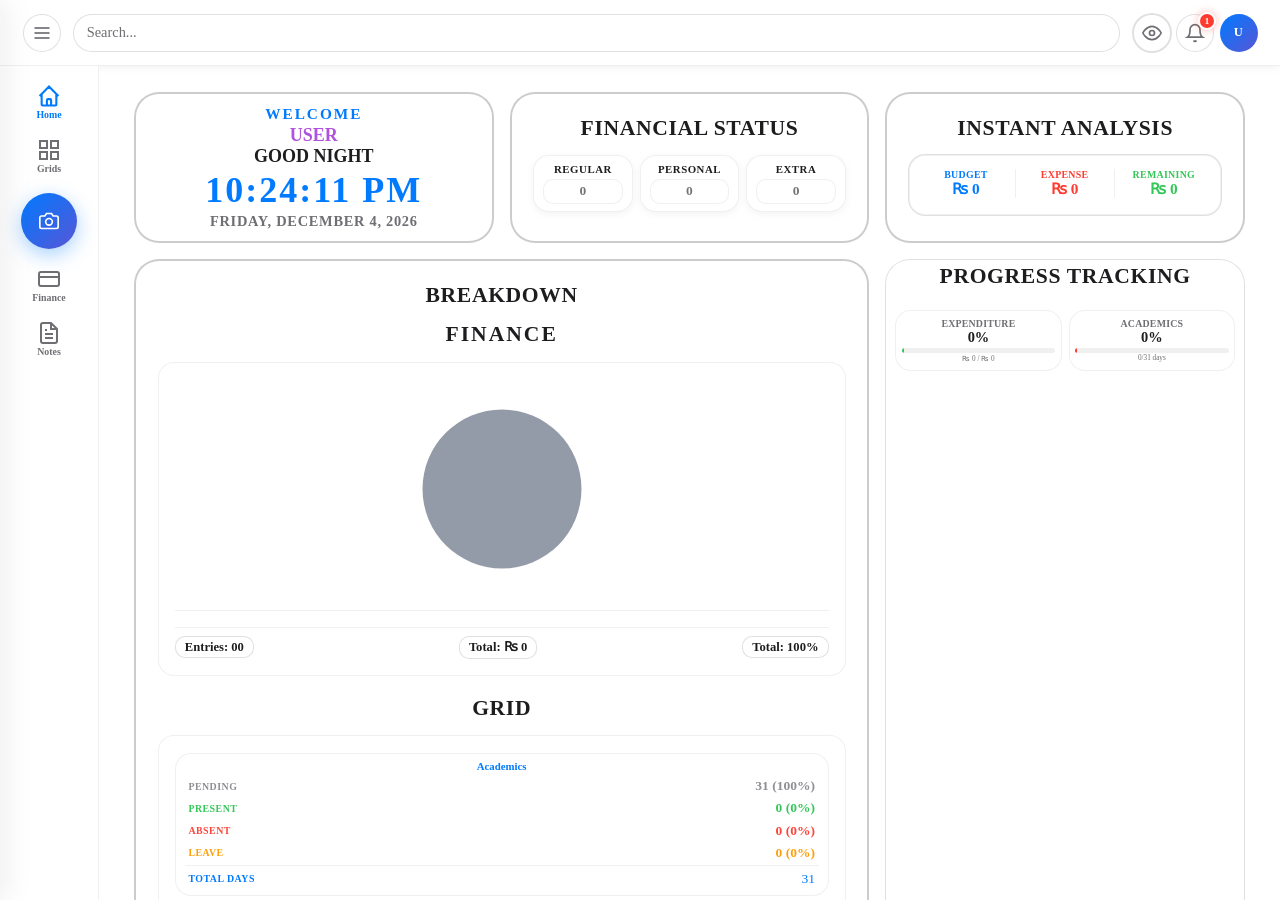
<file: index.html>
<!DOCTYPE html>
<html lang="en">
<head>
    <meta charset="UTF-8" />
    <meta name="viewport" content="width=device-width, initial-scale=1.0, maximum-scale=2.0, user-scalable=yes, viewport-fit=cover" />
    <meta http-equiv="Content-Security-Policy" content="default-src 'self'; script-src 'self' 'unsafe-inline' 'unsafe-eval'; style-src 'self' 'unsafe-inline'; img-src 'self' data: blob:; font-src 'self' data:; connect-src 'self'; manifest-src 'self';" />
    <title>Aether</title>
    <!-- manifest added dynamically in app.js to avoid file:// CORS errors -->
    <meta name="theme-color" content="#0A84FF">
    <meta name="apple-mobile-web-app-capable" content="yes">
    <meta name="mobile-web-app-capable" content="yes">
    <meta name="apple-mobile-web-app-status-bar-style" content="black-translucent">
    <meta name="apple-mobile-web-app-title" content="Aether">
    <link rel="apple-touch-icon" href="icon-192.png?v=3">
    <link rel="icon" type="image/svg+xml" href="icon.svg?v=3">
    <link rel="icon" type="image/png" sizes="192x192" href="icon-192.png?v=3">
    <link rel="stylesheet" href="css/all.min.css">
    <link rel="stylesheet" href="styles.css?v=9.6.0">
    <!-- QR Code Generator (local, offline) -->
    <script defer src="qrcode.js"></script>
    <!-- Lucide Icons (local) -->
    <script defer src="lucide.min.js"></script>

    <!-- html2canvas: Renders HTML/CSS to canvas (local) -->
    <script defer src="html2canvas.min.js"></script>
    <!-- jsPDF: Creates PDF with native watermark support (local) -->
    <script defer src="jspdf.umd.min.js"></script>
    <script defer src="canvasjs.min.js"></script>
</head>
<body class="pre-auth">

    <!-- ====== SPLASH COVER ====== -->
    <div id="splashScreen" style="position:fixed;inset:0;z-index:99999;background:#0d1117;display:flex;align-items:center;justify-content:center;transition:opacity .3s;">
        <svg viewBox="0 0 24 24" width="40" height="40" stroke="#3b82f6" stroke-width="1.8" fill="none" stroke-linecap="round" stroke-linejoin="round" style="animation:pulse 1.5s infinite"><path d="M12 2L3 7v5c0 5.55 3.84 10.74 9 12 5.16-1.26 9-6.45 9-12V7l-9-5z"/></svg>
    </div>
    <style>@keyframes pulse{0%,100%{opacity:.4}50%{opacity:1}}</style>
    <script>
        setTimeout(function(){var s=document.getElementById('splashScreen');if(s){s.style.opacity='0';setTimeout(function(){s.remove()},350);}},8000);
        (function(){
            var V = '9.7.0';
            if (window.caches && caches.keys) {
                caches.keys().then(function(keys){
                    keys.forEach(function(k){ if (k.indexOf('aether-v') === 0 && k !== 'aether-v' + V) caches.delete(k); });
                });
            }
            if ('serviceWorker' in navigator && navigator.serviceWorker.getRegistrations) {
                navigator.serviceWorker.getRegistrations().then(function(rs){
                    rs.forEach(function(r){ if (r.update) r.update(); });
                });
            }
        })();
    </script>

    <!-- ====== APP FRAME ====== -->
    <div id="app-frame">

        <input type="file" id="camInput" accept="image/*" capture="environment" style="display:none;" onchange="handleCamInput(event)">
        <input type="file" id="importInput" accept="image/*" style="display:none;" onchange="handleImportInput(event)">

        <!-- ===== LOCK SCREEN ===== -->
        <div id="appLockScreen" style="display:none; position:fixed; top:0; left:0; width:100%; height:100%; z-index:9999; background:var(--bg-body); justify-content:center; align-items:center; flex-direction:column; padding:3rem;">
            <div style="width:100%; max-width:400px; min-height:85vh; background:var(--surface); border:1px solid var(--border-light); border-radius:var(--radius-xl); box-shadow:var(--shadow-lg); display:flex; flex-direction:column; align-items:center; justify-content:center; padding:3rem 2rem; gap:0.5rem;">

                <!-- PASSWORD VIEW -->
                <div id="lockViewPass">
                    <div style="display:flex; flex-direction:column; align-items:center; gap:0.5rem; width:100%;">
                        <svg viewBox="0 0 24 24" stroke="var(--accent)" stroke-width="1.5" fill="none" style="width:52px; height:52px;"><rect x="3" y="11" width="18" height="11" rx="2"/><path d="M7 11V7a5 5 0 0 1 10 0v4"/></svg>
                        <div style="font-size:1.1rem; font-weight:var(--font-weight-black); color:var(--text-main); letter-spacing:0.12em;">AETHER</div>
                        <div id="lockScreenUsername" style="font-size:0.85rem; font-weight:var(--font-weight-bold); color:var(--accent); letter-spacing:0.03em;">user</div>
                        <div style="font-size:0.6rem; color:var(--text-muted); margin-top:0.3rem;">Enter password to continue</div>
                        <div style="display:flex; align-items:center; width:100%; margin-top:0.8rem; background:var(--surface-2); border:1.5px solid var(--border-med); border-radius:var(--radius-md); padding:0 0.7rem; transition:border-color 0.3s, box-shadow 0.3s;" id="lockPassWrap">
                            <svg viewBox="0 0 24 24" fill="none" stroke="currentColor" stroke-width="2" style="width:18px; height:18px; color:var(--text-muted); flex-shrink:0;"><rect x="3" y="11" width="18" height="11" rx="2"/><path d="M7 11V7a5 5 0 0 1 10 0v4"/></svg>
                            <input type="password" id="lockScreenPass" placeholder="Password" style="flex:1; border:none; background:transparent; color:var(--text-main); font-size:0.85rem; padding:0.65rem 0.5rem; font-family:var(--font-family); outline:none;" autocomplete="current-password" onkeydown="if(event.key==='Enter')unlockApp()">
                            <button type="button" id="lockToggleEye" onclick="toggleLockPassword()" style="background:none; border:none; padding:0; cursor:pointer; display:flex; align-items:center; flex-shrink:0;">
                                <svg id="lockEyeOff" viewBox="0 0 24 24" fill="none" stroke="currentColor" stroke-width="2" style="width:18px; height:18px; color:var(--text-muted);"><path d="M17.94 17.94A10.07 10.07 0 0112 20c-7 0-11-8-11-8a18.45 18.45 0 015.06-5.94"/><path d="M9.9 4.24A9.12 9.12 0 0112 4c7 0 11 8 11 8a18.5 18.5 0 01-2.16 3.19"/><line x1="1" y1="1" x2="23" y2="23"/></svg>
                                <svg id="lockEyeOn" viewBox="0 0 24 24" fill="none" stroke="currentColor" stroke-width="2" style="width:18px; height:18px; color:var(--accent); display:none;"><path d="M1 12s4-8 11-8 11 8 11 8-4 8-11 8-11-8-11-8z"/><circle cx="12" cy="12" r="3"/></svg>
                            </button>
                        </div>
                        <div id="lockScreenError" style="font-size:0.6rem; color:var(--red); min-height:0.8em; margin-top:0.15rem; opacity:0; transition:opacity 0.2s;">Incorrect password</div>
                        <div style="width:100%; display:flex; justify-content:flex-end;">
                            <button type="button" onclick="showForgotPinView()" style="background:none; border:none; font-size:0.6rem; color:var(--accent); cursor:pointer; font-family:var(--font-family); font-weight:var(--font-weight-bold); padding:0;">Forgot Password?</button>
                        </div>
                        <button onclick="unlockApp()" style="width:100%; padding:0.7rem; background:var(--accent); color:#fff; border:none; border-radius:var(--radius-md); font-weight:var(--font-weight-black); cursor:pointer; font-family:var(--font-family); font-size:0.85rem; letter-spacing:0.06em; margin-top:0.25rem; box-shadow:0 4px 16px rgba(0,122,255,0.25); transition:transform 0.2s;">UNLOCK</button>
                    </div>
                </div>

                <!-- FORGOT PASSWORD VIEW -->
                <div id="lockViewForgot" style="display:none; width:100%; height:100%; flex-direction:column;">
                    <div style="width:100%; display:flex; align-items:center; justify-content:center; position:relative; padding-bottom:1rem;">
                        <button type="button" onclick="showPasswordView()" style="position:absolute; left:0; background:none; border:none; cursor:pointer; display:flex; align-items:center; padding:0;">
                            <svg viewBox="0 0 24 24" fill="none" stroke="var(--accent)" stroke-width="2" style="width:20px; height:20px;"><polyline points="15 18 9 12 15 6"/></svg>
                        </button>
                        <span style="font-size:0.7rem; font-weight:var(--font-weight-bold); color:var(--text-muted); letter-spacing:0.06em;">BACK TO LOGIN</span>
                    </div>
                    <div style="display:flex; flex-direction:column; align-items:center; gap:0.5rem; width:100%; flex:1; justify-content:center;">
                        <svg viewBox="0 0 24 24" fill="none" stroke="var(--amber)" stroke-width="1.5" style="width:48px; height:48px;"><rect x="3" y="11" width="18" height="11" rx="2"/><path d="M7 11V7a5 5 0 0 1 10 0v4"/><circle cx="12" cy="16" r="1"/><line x1="12" y1="13" x2="12" y2="14.5"/></svg>
                        <div style="font-size:1rem; font-weight:var(--font-weight-black); color:var(--text-main); letter-spacing:0.08em;">Forgot Password?</div>
                        <div style="font-size:0.6rem; color:var(--text-muted); text-align:center; line-height:1.5; margin-top:0.2rem;">Enter the Reset PIN that was shown in Settings when you created your password.</div>
                        <div style="display:flex; align-items:center; width:100%; margin-top:0.8rem; background:var(--surface-2); border:1.5px solid var(--border-med); border-radius:var(--radius-md); padding:0 0.7rem; transition:border-color 0.3s, box-shadow 0.3s;" id="lockPinWrap">
                            <svg viewBox="0 0 24 24" fill="none" stroke="currentColor" stroke-width="2" style="width:18px; height:18px; color:var(--text-muted); flex-shrink:0;"><rect x="3" y="11" width="18" height="11" rx="2"/><path d="M7 11V7a5 5 0 0 1 10 0v4"/><line x1="8" y1="15" x2="16" y2="15"/></svg>
                            <input type="text" id="lockResetPinInput" placeholder="XXXX-XXXX" maxlength="9" style="flex:1; border:none; background:transparent; color:var(--text-main); font-size:0.85rem; padding:0.65rem 0.5rem; font-family:monospace; font-weight:var(--font-weight-bold); letter-spacing:0.15em; outline:none;" onkeydown="if(event.key==='Enter')resetPasswordWithPin()" oninput="this.value=this.value.toUpperCase()">
                        </div>
                        <div id="lockPinError" style="font-size:0.6rem; color:var(--red); min-height:0.8em; margin-top:0.15rem; opacity:0; transition:opacity 0.2s;">Invalid reset PIN</div>
                        <button onclick="resetPasswordWithPin()" style="width:100%; padding:0.7rem; background:var(--amber); color:#fff; border:none; border-radius:var(--radius-md); font-weight:var(--font-weight-black); cursor:pointer; font-family:var(--font-family); font-size:0.85rem; letter-spacing:0.06em; margin-top:0.25rem; box-shadow:0 4px 16px rgba(255,159,10,0.25); transition:transform 0.2s;">RESET PASSWORD</button>
                    </div>
                </div>

                <!-- NEW PASSWORD VIEW -->
                <div id="lockViewNewPass" style="display:none; width:100%; height:100%; flex-direction:column;">
                    <div style="width:100%; display:flex; align-items:center; justify-content:center; position:relative; padding-bottom:1rem;">
                        <button type="button" onclick="showPasswordView()" style="position:absolute; left:0; background:none; border:none; cursor:pointer; display:flex; align-items:center; padding:0;">
                            <svg viewBox="0 0 24 24" fill="none" stroke="var(--accent)" stroke-width="2" style="width:20px; height:20px;"><polyline points="15 18 9 12 15 6"/></svg>
                        </button>
                        <span style="font-size:0.7rem; font-weight:var(--font-weight-bold); color:var(--text-muted); letter-spacing:0.06em;">BACK TO LOGIN</span>
                    </div>
                    <div style="display:flex; flex-direction:column; align-items:center; gap:0.5rem; width:100%; flex:1; justify-content:center;">
                        <svg viewBox="0 0 24 24" fill="none" stroke="var(--green)" stroke-width="1.5" style="width:48px; height:48px;"><path d="M12 22s8-4 8-10V5l-8-3-8 3v7c0 6 8 10 8 10z"/><polyline points="9 12 11 14 15 10"/></svg>
                        <div style="font-size:1rem; font-weight:var(--font-weight-black); color:var(--text-main); letter-spacing:0.08em;">Create New Password</div>
                        <div style="font-size:0.6rem; color:var(--text-muted); text-align:center; line-height:1.5; margin-top:0.2rem;">Set a new password to secure your app.</div>
                        <div style="display:flex; align-items:center; width:100%; margin-top:0.8rem; background:var(--surface-2); border:1.5px solid var(--border-med); border-radius:var(--radius-md); padding:0 0.7rem; transition:border-color 0.3s, box-shadow 0.3s;" id="lockNewPassWrap">
                            <svg viewBox="0 0 24 24" fill="none" stroke="currentColor" stroke-width="2" style="width:18px; height:18px; color:var(--text-muted); flex-shrink:0;"><rect x="3" y="11" width="18" height="11" rx="2"/><path d="M7 11V7a5 5 0 0 1 10 0v4"/></svg>
                            <input type="password" id="lockNewPassInput" placeholder="New password" style="flex:1; border:none; background:transparent; color:var(--text-main); font-size:0.85rem; padding:0.65rem 0.5rem; font-family:var(--font-family); outline:none;">
                        </div>
                        <div style="display:flex; align-items:center; width:100%; margin-top:0.5rem; background:var(--surface-2); border:1.5px solid var(--border-med); border-radius:var(--radius-md); padding:0 0.7rem; transition:border-color 0.3s, box-shadow 0.3s;" id="lockConfirmPassWrap">
                            <svg viewBox="0 0 24 24" fill="none" stroke="currentColor" stroke-width="2" style="width:18px; height:18px; color:var(--text-muted); flex-shrink:0;"><rect x="3" y="11" width="18" height="11" rx="2"/><path d="M7 11V7a5 5 0 0 1 10 0v4"/></svg>
                            <input type="password" id="lockConfirmPassInput" placeholder="Confirm new password" style="flex:1; border:none; background:transparent; color:var(--text-main); font-size:0.85rem; padding:0.65rem 0.5rem; font-family:var(--font-family); outline:none;" onkeydown="if(event.key==='Enter')setNewPasswordFromReset()">
                        </div>
                        <div id="lockNewPassError" style="font-size:0.6rem; color:var(--red); min-height:0.8em; margin-top:0.15rem; opacity:0; transition:opacity 0.2s;">Passwords do not match</div>
                        <button onclick="setNewPasswordFromReset()" style="width:100%; padding:0.7rem; background:var(--green); color:#fff; border:none; border-radius:var(--radius-md); font-weight:var(--font-weight-black); cursor:pointer; font-family:var(--font-family); font-size:0.85rem; letter-spacing:0.06em; margin-top:0.25rem; box-shadow:0 4px 16px rgba(52,199,89,0.25); transition:transform 0.2s;">SAVE PASSWORD</button>
                    </div>
                </div>

            </div>
        </div>

        <!-- ===== JS REQUIRED NOTICE ===== -->
        <noscript>
            <div class="login-noscript" style="display:flex !important; position:absolute; top:0; left:0; width:100%; height:100%; z-index:9999; background:var(--bg-body); justify-content:center; align-items:center;">
                <p>Please enable JavaScript to use Aether.</p>
            </div>
        </noscript>

        <!-- ===== ALERTS & MODALS ===== -->

        <div id="customAlertModal" class="modal-overlay">
            <div class="modal-content b-main" style="max-width:280px; text-align:center; padding:0.8rem;">
                <h3 id="alertTitle" style="border-bottom:1.5px solid; padding-bottom:0.4rem; color:var(--accent); border-color:var(--accent); font-family:var(--font-family);" data-i18n="alert.title">Notice</h3>
                <p id="alertMsg" style="font-size:0.85rem; font-weight:600; margin:0.7rem 0; color:var(--text-main); font-family:var(--font-family);"></p>
                <div onclick="closeAlert()" style="border-radius:var(--radius-full); padding:0.4rem; background:var(--accent-gradient); color:#fff; font-weight:var(--font-weight-black); cursor:pointer; border:none; font-family:var(--font-family);" aria-label="Close alert" data-i18n="common.ok">OK</div>
            </div>
        </div>

        <div id="confirmModal" class="modal-overlay">
            <div class="modal-content b-main" style="max-width:280px; text-align:center; padding:0.8rem;">
                <h3 style="border-bottom:1.5px solid var(--border-red); padding-bottom:0.4rem; color:var(--border-red); font-family:var(--font-family);" data-i18n="confirm.title">Confirm</h3>
                <p id="confirmMsg" style="font-size:0.85rem; font-weight:600; margin:0.7rem 0; color:var(--text-main); font-family:var(--font-family);"></p>
                <div class="flex-row" style="justify-content:center; gap:0.4rem;">
                    <button id="confirmYes" class="b-red" style="border-radius:var(--radius-full); flex:1; border-color:var(--border-red); color:var(--border-red); background:transparent; font-family:var(--font-family);" aria-label="Confirm yes" data-i18n="common.yes">Yes</button>
                    <button onclick="closeModal('confirmModal')" class="b-gray" style="border-radius:var(--radius-full); flex:1; font-family:var(--font-family);" aria-label="Confirm no" data-i18n="common.no">No</button>
                </div>
            </div>
        </div>

        <div id="cameraModal" class="modal-overlay" style="background:#0a0a0c; padding:0; display:flex; flex-direction:column;">
            <!-- Top Tab Row -->
            <div class="cam-top-bar">
                <button class="cam-tab" onclick="manipulateCam('rotate')" aria-label="Rotate">
                    <svg viewBox="0 0 24 24" stroke="currentColor" stroke-width="2" fill="none"><polyline points="1 4 1 10 7 10"/><path d="M3.51 15a9 9 0 1 0 2.13-9.36L1 10"/></svg>
                    <span>Rotate</span>
                </button>
                <button class="cam-tab" onclick="camShowCropPanel()" aria-label="Crop">
                    <svg viewBox="0 0 24 24" stroke="currentColor" stroke-width="2" fill="none"><path d="M6.13 1L6 16a2 2 0 0 0 2 2h15"/><path d="M1 6.13L16 6a2 2 0 0 1 2 2v15"/></svg>
                    <span>Crop</span>
                </button>
                <button class="cam-tab" onclick="camShowFilterPanel()" aria-label="Filter">
                    <svg viewBox="0 0 24 24" stroke="currentColor" stroke-width="2" fill="none"><circle cx="12" cy="12" r="10"/><path d="M12 2a15.3 15.3 0 0 1 4 10 15.3 15.3 0 0 1-4 10 15.3 15.3 0 0 1-4-10 15.3 15.3 0 0 1 4-10z"/><line x1="2" y1="12" x2="22" y2="12"/></svg>
                    <span>Filter</span>
                </button>
                <button class="cam-tab" onclick="camShowAdjustPanel()" aria-label="Adjust">
                    <svg viewBox="0 0 24 24" stroke="currentColor" stroke-width="2" fill="none"><circle cx="12" cy="12" r="3"/><path d="M19.4 15a1.65 1.65 0 0 0 .33 1.82l.06.06a2 2 0 0 1-2.83 2.83l-.06-.06a1.65 1.65 0 0 0-1.82-.33 1.65 1.65 0 0 0-1 1.51V21a2 2 0 0 1-4 0v-.09A1.65 1.65 0 0 0 9 19.4a1.65 1.65 0 0 0-1.82.33l-.06.06a2 2 0 0 1-2.83-2.83l.06-.06A1.65 1.65 0 0 0 4.68 15a1.65 1.65 0 0 0-1.51-1H3a2 2 0 0 1 0-4h.09A1.65 1.65 0 0 0 4.6 9a1.65 1.65 0 0 0-.33-1.82l-.06-.06a2 2 0 0 1 2.83-2.83l.06.06A1.65 1.65 0 0 0 9 4.68a1.65 1.65 0 0 0 1-1.51V3a2 2 0 0 1 4 0v.09a1.65 1.65 0 0 0 1 1.51 1.65 1.65 0 0 0 1.82-.33l.06-.06a2 2 0 0 1 2.83 2.83l-.06.06A1.65 1.65 0 0 0 19.4 9a1.65 1.65 0 0 0 1.51 1H21a2 2 0 0 1 0 4h-.09a1.65 1.65 0 0 0-1.51 1z"/></svg>
                    <span>Adjust</span>
                </button>
                <div style="width:1px; height:20px; background:rgba(255,255,255,0.15); margin:0 2px;"></div>
                <button class="cam-tab cam-tab-save" onclick="saveCam()" aria-label="Save">
                    <svg viewBox="0 0 24 24" stroke="currentColor" stroke-width="2" fill="none"><path d="M19 21H5a2 2 0 0 1-2-2V5a2 2 0 0 1 2-2h11l5 5v11a2 2 0 0 1-2 2z"/><polyline points="17 21 17 13 7 13 7 21"/><polyline points="7 3 7 8 15 8"/></svg>
                    <span>Save</span>
                </button>
                <button class="cam-tab" onclick="closeModal('cameraModal')" aria-label="Close">
                    <svg viewBox="0 0 24 24" stroke="currentColor" stroke-width="2" fill="none"><line x1="18" y1="6" x2="6" y2="18"/><line x1="6" y1="6" x2="18" y2="18"/></svg>
                </button>
            </div>
            <!-- Crop Panel (hidden by default) -->
            <div id="camCropPanel" class="cam-sub-panel" style="display:none;">
                <select id="camCropRatio" aria-label="Crop ratio" style="padding:4px 8px; border-radius:var(--radius-sm); font-size:0.65rem; background:rgba(24,24,27,0.8); color:#fff; border:1px solid rgba(255,255,255,0.15); outline:none; font-family:var(--font-family);">
                    <option value="free">Free</option>
                    <option value="1">1:1</option>
                    <option value="1.333">4:3</option>
                    <option value="1.777">16:9</option>
                    <option value="0.667">3:4</option>
                    <option value="0.5625">9:16</option>
                    <option value="1.5">3:2</option>
                    <option value="0.667">2:3</option>
                    <option value="1.25">5:4</option>
                    <option value="0.8">4:5</option>
                    <option value="2.35">21:9</option>
                </select>
                <button class="cam-sub-btn" onclick="manipulateCam('crop')">Apply Crop</button>
            </div>
            <!-- Filter Panel (hidden by default) -->
            <div id="camFilterPanel" class="cam-sub-panel" style="display:none; flex-direction:column; gap:6px; padding:6px 8px;">
                <div style="display:flex; align-items:center; justify-content:center; gap:6px; flex-wrap:wrap;">
                    <button class="cam-filter-opt" onclick="camApplyFilter('none',this)">None</button>
                    <button class="cam-filter-opt" onclick="camApplyFilter('grayscale',this)">Gray</button>
                    <button class="cam-filter-opt" onclick="camApplyFilter('sepia',this)">Sepia</button>
                    <button class="cam-filter-opt" onclick="camApplyFilter('invert',this)">Invert</button>
                    <button class="cam-filter-opt" onclick="camApplyFilter('blur',this)">Blur</button>
                </div>
            </div>
            <!-- Adjust Panel (hidden by default) -->
            <div id="camAdjustPanel" class="cam-sub-panel" style="display:none; flex-direction:column; gap:5px; padding:6px 8px;">
                <div style="display:flex; align-items:center; gap:6px; max-width:280px;">
                    <label for="camBrightness" style="font-size:0.5rem; color:rgba(255,255,255,0.5); font-family:var(--font-family); white-space:nowrap; min-width:36px;">Bri</label>
                    <input type="range" id="camBrightness" min="0" max="200" value="100" style="flex:1;" oninput="camApplyAdjust()">
                    <span id="camBrightnessVal" style="font-size:0.5rem; color:rgba(255,255,255,0.6); font-family:var(--font-family); min-width:22px; text-align:right;">100</span>
                </div>
                <div style="display:flex; align-items:center; gap:6px; max-width:280px;">
                    <label for="camContrast" style="font-size:0.5rem; color:rgba(255,255,255,0.5); font-family:var(--font-family); white-space:nowrap; min-width:36px;">Con</label>
                    <input type="range" id="camContrast" min="0" max="200" value="100" style="flex:1;" oninput="camApplyAdjust()">
                    <span id="camContrastVal" style="font-size:0.5rem; color:rgba(255,255,255,0.6); font-family:var(--font-family); min-width:22px; text-align:right;">100</span>
                </div>
                <div style="display:flex; align-items:center; gap:6px; max-width:280px;">
                    <label for="camSaturation" style="font-size:0.5rem; color:rgba(255,255,255,0.5); font-family:var(--font-family); white-space:nowrap; min-width:36px;">Sat</label>
                    <input type="range" id="camSaturation" min="0" max="200" value="100" style="flex:1;" oninput="camApplyAdjust()">
                    <span id="camSaturationVal" style="font-size:0.5rem; color:rgba(255,255,255,0.6); font-family:var(--font-family); min-width:22px; text-align:right;">100</span>
                </div>
            </div>
            <!-- Center Image -->
            <div style="position:relative; flex:1; display:flex; justify-content:center; align-items:center; width:100%; overflow:hidden; padding:0.5rem 1rem;">
                <div style="position:relative; width:100%; max-height:100%; display:flex; justify-content:center; align-items:center;">
                    <canvas id="camCanvas" style="max-width:100%; max-height:100%; border-radius:var(--radius-md); object-fit:contain;"></canvas>
                    <div id="camMetadata" style="position:absolute; bottom:8px; left:8px; color:rgba(255,255,255,0.75); font-size:0.55rem; background:rgba(0,0,0,0.55); padding:4px 10px; border-radius:var(--radius-sm); font-family:var(--font-family); backdrop-filter:blur(4px); -webkit-backdrop-filter:blur(4px);"></div>
                </div>
            </div>
            <!-- Bottom Toolbar -->
            <div class="cam-bottom-bar">
                <button class="cam-tool" id="camUndoBtn" onclick="camUndo()" aria-label="Undo" style="opacity:0.3; pointer-events:none;">
                    <svg viewBox="0 0 24 24" stroke="currentColor" stroke-width="2" fill="none"><polyline points="1 4 1 10 7 10"/><path d="M3.51 15a9 9 0 1 0 2.13-9.36L1 10"/></svg>
                    <span>Undo</span>
                </button>
                <button class="cam-tool" id="camRedoBtn" onclick="camRedo()" aria-label="Redo" style="opacity:0.3; pointer-events:none;">
                    <svg viewBox="0 0 24 24" stroke="currentColor" stroke-width="2" fill="none"><polyline points="23 4 23 10 17 10"/><path d="M20.49 15a9 9 0 1 1-2.12-9.36L23 10"/></svg>
                    <span>Redo</span>
                </button>
                <button class="cam-tool" onclick="camZoom(-0.2)" aria-label="Zoom out">
                    <svg viewBox="0 0 24 24" stroke="currentColor" stroke-width="2" fill="none"><circle cx="11" cy="11" r="8"/><line x1="21" y1="21" x2="16.65" y2="16.65"/><line x1="8" y1="11" x2="14" y2="11"/></svg>
                    <span>Zoom -</span>
                </button>
                <button class="cam-tool" onclick="camZoom(0.2)" aria-label="Zoom in">
                    <svg viewBox="0 0 24 24" stroke="currentColor" stroke-width="2" fill="none"><circle cx="11" cy="11" r="8"/><line x1="21" y1="21" x2="16.65" y2="16.65"/><line x1="11" y1="8" x2="11" y2="14"/><line x1="8" y1="11" x2="14" y2="11"/></svg>
                    <span>Zoom +</span>
                </button>
                <button class="cam-tool" onclick="camShare()" aria-label="Share">
                    <svg viewBox="0 0 24 24" stroke="currentColor" stroke-width="2" fill="none"><circle cx="18" cy="5" r="3"/><circle cx="6" cy="12" r="3"/><circle cx="18" cy="19" r="3"/><line x1="8.59" y1="13.51" x2="15.42" y2="17.49"/><line x1="15.41" y1="6.51" x2="8.59" y2="10.49"/></svg>
                    <span>Share</span>
                </button>
                <button class="cam-tool" onclick="camDownload()" aria-label="Download">
                    <svg viewBox="0 0 24 24" stroke="currentColor" stroke-width="2" fill="none"><path d="M21 15v4a2 2 0 0 1-2 2H5a2 2 0 0 1-2-2v-4"/><polyline points="7 10 12 15 17 10"/><line x1="12" y1="15" x2="12" y2="3"/></svg>
                    <span>Download</span>
                </button>
                <button class="cam-tool cam-tool-del" onclick="camDelete()" aria-label="Delete">
                    <svg viewBox="0 0 24 24" stroke="currentColor" stroke-width="2" fill="none"><polyline points="3 6 5 6 21 6"/><path d="M19 6v14a2 2 0 0 1-2 2H7a2 2 0 0 1-2-2V6m3 0V4a2 2 0 0 1 2-2h4a2 2 0 0 1 2 2v2"/></svg>
                    <span>Delete</span>
                </button>
            </div>
        </div>

        <div id="picViewModal" class="modal-overlay" style="background:#000; padding:0; display:flex; flex-direction:column;">
            <div class="pic-view-bar">
                <div class="pic-view-row">
                    <span class="pic-view-label">Size</span>
                    <button onclick="picViewSetMode('full')" class="pic-view-opt active" data-mode="full">Full</button>
                    <button onclick="picViewSetMode('half')" class="pic-view-opt" data-mode="half">Half</button>
                    <button onclick="picViewSetMode('third')" class="pic-view-opt" data-mode="third">Third</button>
                    <div style="flex:1;"></div>
                    <button onclick="closeModal('picViewModal')" class="pic-view-close" aria-label="Close">&#x2715;</button>
                </div>
                <div class="pic-view-row">
                    <span class="pic-view-label">Orient</span>
                    <button onclick="picViewSetOrient('auto')" class="pic-view-orient active" data-orient="auto">Auto</button>
                    <button onclick="picViewSetOrient('portrait')" class="pic-view-orient" data-orient="portrait">Portrait</button>
                    <button onclick="picViewSetOrient('landscape')" class="pic-view-orient" data-orient="landscape">Landscape</button>
                </div>
            </div>
            <div class="pic-view-body">
                <canvas id="picViewCanvas"></canvas>
            </div>
        </div>

        <div id="archiveViewModal" class="modal-overlay">
            <div class="modal-content b-main" style="max-width:95%; width:600px; padding:0; overflow:hidden; display:flex; flex-direction:column; height:85vh;">
                <div class="flex-row" style="justify-content:space-between; align-items:center; padding:0.4rem 0.6rem; border-bottom:1.5px solid var(--border-light); background:var(--surface); flex-wrap:wrap; gap:0.2rem;">
                    <div class="flex-row" style="gap:0.3rem; align-items:center;">
                        <svg viewBox="0 0 24 24" width="16" height="16" stroke="currentColor" stroke-width="2" fill="none"><rect x="2" y="3" width="20" height="5" rx="1"/><path d="M4 8v11a2 2 0 0 0 2 2h12a2 2 0 0 0 2-2V8"/><path d="M10 12h4"/></svg>
                        <span id="archiveViewTitle" style="font-size:0.75rem; font-weight:var(--font-weight-black); color:var(--accent); font-family:var(--font-family);">Archive</span>
                    </div>
                    <div class="flex-row" style="gap:0.2rem; align-items:center;">
                        <button class="b-blue" style="padding:0.15rem 0.5rem; border-radius:var(--radius-full); font-size:0.55rem; font-family:var(--font-family);" onclick="downloadArchive(currentArchiveKey)" aria-label="Download archive PDF" data-i18n="archive.download">Download PDF</button>
                        <button class="icon-btn" style="border:none; background:transparent; color:var(--text-muted); padding:0.1rem;" onclick="closeModal('archiveViewModal')" aria-label="Close archive view">
                            <svg viewBox="0 0 24 24" width="16" height="16" stroke="currentColor" stroke-width="2" fill="none"><line x1="18" y1="6" x2="6" y2="18"/><line x1="6" y1="6" x2="18" y2="18"/></svg>
                        </button>
                    </div>
                </div>
                <div id="archiveViewContent" style="flex:1; overflow:auto; padding:0.5rem; background:var(--surface);"></div>
            </div>
        </div>

        <div id="renameModal" class="modal-overlay" style="z-index:3300;">
            <div class="modal-content b-main rename-modal-content">
                <div class="flex-row" style="margin-bottom:0.3rem;">
                    <h3 id="renameModalTitle" style="margin:0; color:var(--accent); font-family:var(--font-family);" data-i18n="rename.title">Rename</h3>
                    <button class="icon-btn b-red" style="border:none; background:transparent; color:var(--text-muted);" onclick="closeModal('renameModal')" aria-label="Close rename modal">
                        <svg viewBox="0 0 24 24" stroke="currentColor" stroke-width="2" fill="none"><line x1="18" y1="6" x2="6" y2="18"/><line x1="6" y1="6" x2="18" y2="18"/></svg>
                    </button>
                </div>
                <label for="renameInput" class="visually-hidden">New title</label>
                <input type="text" id="renameInput" placeholder="Enter new title" aria-label="New title" style="border-radius:var(--radius-full);" data-i18n-ph="rename.ph">
                <button class="b-green" style="border-radius:var(--radius-full); background:var(--accent-gradient); color:#fff; border:none; font-family:var(--font-family);" onclick="confirmRename()" aria-label="Confirm rename" data-i18n="rename.btn">Rename</button>
            </div>
        </div>

        <div id="editLedgerModal" class="modal-overlay">
            <div class="modal-content b-main" style="max-width:380px; padding:1rem;">
                <div class="flex-row" style="margin-bottom:0.3rem;">
                    <h3 id="editLedgerModalTitle" style="margin:0; color:var(--accent); font-family:var(--font-family);" data-i18n="ledgerEdit.title">Edit Expense</h3>
                    <button class="icon-btn b-red" style="border:none; background:transparent; color:var(--text-muted);" onclick="closeModal('editLedgerModal')" aria-label="Close edit modal">
                        <svg viewBox="0 0 24 24" stroke="currentColor" stroke-width="2" fill="none"><line x1="18" y1="6" x2="6" y2="18"/><line x1="6" y1="6" x2="18" y2="18"/></svg>
                    </button>
                </div>
                <input type="text" id="editLedgerItem" placeholder="Item Name" aria-label="Item name" style="border-radius:var(--radius-full); margin-bottom:0.3rem;" data-i18n-ph="ledgerEdit.item">
                <input type="text" inputmode="decimal" id="editLedgerAmount" placeholder="Amount" aria-label="Amount" style="border-radius:var(--radius-full); margin-bottom:0.3rem;" oninput="formatCommaInput(this)" data-i18n-ph="ledgerEdit.amount">
                <input type="text" inputmode="decimal" id="editLedgerQuantity" placeholder="Quantity" aria-label="Quantity" style="border-radius:var(--radius-full); margin-bottom:0.3rem;" oninput="formatCommaInput(this)" data-i18n-ph="ledgerEdit.qty">
                <select id="editLedgerUnit" aria-label="Unit" style="border-radius:var(--radius-full); margin-bottom:0.3rem;"></select>
                <select id="editLedgerCategory" aria-label="Category" style="border-radius:var(--radius-full); margin-bottom:0.3rem;"></select>
                <button id="editLedgerSaveBtn" class="b-green" style="border-radius:var(--radius-full); margin-top:0.3rem; background:var(--accent-gradient); color:#fff; border:none; font-family:var(--font-family);" onclick="saveEditedLedger()" data-i18n="ledgerEdit.save">Save Changes</button>
            </div>
        </div>

        <div id="drawerOverlay" onclick="closeDrawer()"></div>

        <div id="gridDrawerPanel" class="drawer-panel">
            <div class="drawer-header">
                <div class="drawer-header-top">
                    <h2 data-i18n="drawer.title">DRAWER</h2>
                    <button class="close-drawer" onclick="closeDrawer()" aria-label="Close drawer"><svg viewBox="0 0 24 24" stroke="currentColor" stroke-width="2" fill="none"><line x1="18" y1="6" x2="6" y2="18"/><line x1="6" y1="6" x2="18" y2="18"/></svg></button>
                </div>
                <div class="drawer-counter"><span data-i18n="drawer.gridTotal">Total Grids:</span> <span id="gridDrawerTotal">0</span></div>
            </div>
            <div class="drawer-scroll" id="gridDrawerList"></div>
        </div>

        <div id="ledgerDrawerPanel" class="drawer-panel">
            <div class="drawer-header">
                <div class="drawer-header-top">
                    <h2 data-i18n="drawer.title">DRAWER</h2>
                    <button class="close-drawer" onclick="closeDrawer()" aria-label="Close drawer"><svg viewBox="0 0 24 24" stroke="currentColor" stroke-width="2" fill="none"><line x1="18" y1="6" x2="6" y2="18"/><line x1="6" y1="6" x2="18" y2="18"/></svg></button>
                </div>
                <div class="drawer-counter"><span data-i18n="drawer.ledgerTotal">Total Ledgers:</span> <span id="ledgerDrawerTotal">0</span></div>
            </div>
            <div class="drawer-scroll" id="ledgerDrawerList"></div>
        </div>


        <!-- ===== SLIDE MENU ===== -->
        <div id="slideOverlay" onclick="closeSlideMenu()"></div>
        <div id="slideMenu">
            <div class="slide-header">
                <h2>AETHER</h2>
                <button class="close-slide" onclick="closeSlideMenu()" aria-label="Close menu"><svg viewBox="0 0 24 24" stroke="currentColor" stroke-width="2" fill="none"><line x1="18" y1="6" x2="6" y2="18"/><line x1="6" y1="6" x2="18" y2="18"/></svg></button>
            </div>
                        <div class="slide-scroll">
                <div class="slide-item" onclick="closeSlideMenu(); navRoute('home')"><span class="slide-icon"><svg viewBox="0 0 24 24" stroke="currentColor" stroke-width="2" fill="none"><path d="M3 12l2-2m0 0l7-7 7 7M5 10v10a1 1 0 001 1h3m10-11l2 2m-2-2v10a1 1 0 01-1 1h-3m-6 0a1 1 0 001-1v-4a1 1 0 011-1h2a1 1 0 011 1v4a1 1 0 001 1m-6 0h6"/></svg></span><span data-i18n="menu.home">Home</span></div>
                <div class="slide-item" onclick="closeSlideMenu(); navRoute('grids')"><span class="slide-icon"><svg viewBox="0 0 24 24" stroke="currentColor" stroke-width="2" fill="none"><rect x="3" y="3" width="7" height="7"/><rect x="14" y="3" width="7" height="7"/><rect x="3" y="14" width="7" height="7"/><rect x="14" y="14" width="7" height="7"/></svg></span><span data-i18n="menu.grids">Grids</span></div>
                <div class="slide-item" onclick="closeSlideMenu(); navRoute('finance')"><span class="slide-icon"><svg viewBox="0 0 24 24" stroke="currentColor" stroke-width="2" fill="none"><rect x="2" y="5" width="20" height="14" rx="2"/><line x1="2" y1="10" x2="22" y2="10"/></svg></span><span data-i18n="menu.finance">Finance</span></div>
                <div class="slide-item" onclick="closeSlideMenu(); navRoute('notes')"><span class="slide-icon"><svg viewBox="0 0 24 24" stroke="currentColor" stroke-width="2" fill="none"><path d="M14 2H6a2 2 0 0 0-2 2v16a2 2 0 0 0 2 2h12a2 2 0 0 0 2-2V8z"/><polyline points="14 2 14 8 20 8"/><line x1="16" y1="13" x2="8" y2="13"/><line x1="16" y1="17" x2="8" y2="17"/><polyline points="10 9 9 9 8 9"/></svg></span><span data-i18n="menu.notes">Notes</span></div>
                <div class="slide-item" onclick="closeSlideMenu(); navRoute('profile')"><span class="slide-icon"><svg viewBox="0 0 24 24" stroke="currentColor" stroke-width="2" fill="none"><circle cx="12" cy="8" r="5"/><path d="M20 21v-2a7 7 0 0 0-14 0v2"/></svg></span><span data-i18n="menu.profile">Profile</span></div>
                <div class="slide-divider"></div>
                <div class="ce-dropdown-trigger" onclick="toggleCeDropdown()"><span class="slide-icon"><svg viewBox="0 0 24 24" stroke="currentColor" stroke-width="2" fill="none"><polyline points="4 17 10 11 4 5"/><line x1="12" y1="19" x2="20" y2="19"/></svg></span><span data-i18n="menu.console">Console Engine</span><span class="ce-arrow" id="ceArrow"><svg viewBox="0 0 24 24" stroke="currentColor" stroke-width="2" fill="none"><polyline points="6 9 12 15 18 9"/></svg></span></div>
                <div class="ce-dropdown-items" id="ceDropdownItems"><div class="slide-item" onclick="closeSlideMenu(); navRoute('console'); ceNavigate('grid')"><span class="slide-icon"><svg viewBox="0 0 24 24" stroke="currentColor" stroke-width="2" fill="none"><rect x="3" y="3" width="7" height="7"/><rect x="14" y="3" width="7" height="7"/><rect x="3" y="14" width="7" height="7"/><rect x="14" y="14" width="7" height="7"/></svg></span><span data-i18n="menu.grids">Grid</span></div><div class="slide-item" onclick="closeSlideMenu(); navRoute('console'); ceNavigate('finance')"><span class="slide-icon"><svg viewBox="0 0 24 24" stroke="currentColor" stroke-width="2" fill="none"><rect x="2" y="5" width="20" height="14" rx="2"/><line x1="2" y1="10" x2="22" y2="10"/></svg></span><span data-i18n="menu.finance">Finance</span></div><div class="slide-item" onclick="closeSlideMenu(); navRoute('console'); ceNavigate('budget')"><span class="slide-icon"><svg viewBox="0 0 24 24" stroke="currentColor" stroke-width="2" fill="none"><rect x="2" y="7" width="20" height="14" rx="2"/><path d="M16 21V5a2 2 0 0 0-2-2h-4a2 2 0 0 0-2 2v16"/></svg></span><span data-i18n="menu.budget">Budget</span></div><div class="slide-item" onclick="closeSlideMenu(); navRoute('console'); ceNavigate('category')"><span class="slide-icon"><svg viewBox="0 0 24 24" stroke="currentColor" stroke-width="2" fill="none"><path d="M22 19a2 2 0 0 1-2 2H4a2 2 0 0 1-2-2V5a2 2 0 0 1 2-2h5l2 3h9a2 2 0 0 1 2 2z"/></svg></span><span data-i18n="menu.category">Category</span></div><div class="slide-item" onclick="closeSlideMenu(); navRoute('console'); ceNavigate('status')"><span class="slide-icon"><svg viewBox="0 0 24 24" stroke="currentColor" stroke-width="2" fill="none"><circle cx="12" cy="12" r="10"/><path d="M12 6v6l4 2"/></svg></span><span data-i18n="menu.status">Status</span></div></div>
                <div class="st-dropdown-trigger" onclick="toggleStorageDropdown()"><span class="slide-icon"><svg viewBox="0 0 24 24" stroke="currentColor" stroke-width="2" fill="none"><rect x="2" y="7" width="20" height="14" rx="2"/><path d="M16 21V5a2 2 0 0 0-2-2h-4a2 2 0 0 0-2 2v16"/></svg></span><span data-i18n="menu.storage">Storage</span><span class="st-arrow" id="stArrow"><svg viewBox="0 0 24 24" stroke="currentColor" stroke-width="2" fill="none"><polyline points="6 9 12 15 18 9"/></svg></span></div>
                <div class="st-dropdown-items" id="stDropdownItems"><div class="slide-item" onclick="closeSlideMenu(); navRoute('storage'); storageNavigate('eom')"><span class="slide-icon"><svg viewBox="0 0 24 24" stroke="currentColor" stroke-width="2" fill="none"><rect x="2" y="3" width="20" height="5" rx="1"/><path d="M4 8v11a2 2 0 0 0 2 2h12a2 2 0 0 0 2-2V8"/><path d="M10 12h4"/></svg></span><span data-i18n="menu.archives">Archives</span></div><div class="slide-item" onclick="closeSlideMenu(); navRoute('storage'); storageNavigate('notes')"><span class="slide-icon"><svg viewBox="0 0 24 24" stroke="currentColor" stroke-width="2" fill="none"><path d="M14 2H6a2 2 0 0 0-2 2v16a2 2 0 0 0 2 2h12a2 2 0 0 0 2-2V8z"/><polyline points="14 2 14 8 20 8"/><line x1="16" y1="13" x2="8" y2="13"/><line x1="16" y1="17" x2="8" y2="17"/><polyline points="10 9 9 9 8 9"/></svg></span><span data-i18n="menu.notes">Notes</span></div><div class="slide-item" onclick="closeSlideMenu(); navRoute('storage'); storageNavigate('pictures')"><span class="slide-icon"><svg viewBox="0 0 24 24" stroke="currentColor" stroke-width="2" fill="none"><rect x="3" y="3" width="18" height="18" rx="2"/><circle cx="8.5" cy="8.5" r="1.5"/><path d="M21 15l-5-5L5 21"/></svg></span><span data-i18n="menu.pictures">Pictures</span></div></div>
                <div class="cal-dropdown-trigger" onclick="toggleCalcDropdown()"><span class="slide-icon"><svg viewBox="0 0 24 24" stroke="currentColor" stroke-width="2" fill="none"><rect x="4" y="2" width="16" height="20" rx="2"/><line x1="8" y1="6" x2="16" y2="6"/><line x1="8" y1="10" x2="16" y2="10"/><line x1="8" y1="14" x2="12" y2="14"/><line x1="8" y1="18" x2="16" y2="18"/></svg></span><span data-i18n="menu.calculator">Calculator</span><span class="cal-arrow" id="calArrow"><svg viewBox="0 0 24 24" stroke="currentColor" stroke-width="2" fill="none"><polyline points="6 9 12 15 18 9"/></svg></span></div>
                <div class="cal-dropdown-items" id="calDropdownItems"><div class="slide-item" onclick="closeSlideMenu(); navRoute('calculator')"><span class="slide-icon"><svg viewBox="0 0 24 24" stroke="currentColor" stroke-width="2" fill="none"><rect x="4" y="2" width="16" height="20" rx="2"/><line x1="8" y1="6" x2="16" y2="6"/><line x1="8" y1="10" x2="16" y2="10"/><line x1="8" y1="14" x2="12" y2="14"/><line x1="8" y1="18" x2="16" y2="18"/></svg></span><span data-i18n="menu.calcSimple">Simple</span></div><div class="slide-item" onclick="closeSlideMenu(); navRoute('age')"><span class="slide-icon"><svg viewBox="0 0 24 24" stroke="currentColor" stroke-width="2" fill="none"><rect x="3" y="4" width="18" height="18" rx="2"/><line x1="16" y1="2" x2="16" y2="6"/><line x1="8" y1="2" x2="8" y2="6"/><line x1="3" y1="10" x2="21" y2="10"/></svg></span><span data-i18n="menu.age">Age</span></div><div class="slide-item" onclick="closeSlideMenu(); navRoute('convertor')"><span class="slide-icon"><svg viewBox="0 0 24 24" stroke="currentColor" stroke-width="2" fill="none"><polyline points="17 1 21 5 17 9"/><path d="M3 11V9a4 4 0 0 1 4-4h14"/><polyline points="7 23 3 19 7 15"/><path d="M21 13v2a4 4 0 0 1-4 4H3"/></svg></span><span>Convertor</span></div></div>
                <div class="slide-divider"></div>
                <div class="slide-item" onclick="closeSlideMenu(); navRoute('print')"><span class="slide-icon"><svg viewBox="0 0 24 24" stroke="currentColor" stroke-width="2" fill="none"><path d="M6 9V2h12v7"/><path d="M6 18H4a2 2 0 0 1-2-2v-5a2 2 0 0 1 2-2h16a2 2 0 0 1 2 2v5a2 2 0 0 1-2 2h-2"/><rect x="6" y="14" width="12" height="8"/></svg></span><span data-i18n="menu.print">Print</span></div>
                <div class="slide-item" onclick="closeSlideMenu(); navRoute('analytics')"><span class="slide-icon"><svg viewBox="0 0 24 24" stroke="currentColor" stroke-width="2" fill="none"><path d="M21 12v-2a5 5 0 0 0-5-5H8a5 5 0 0 0-5 5v2"/><circle cx="12" cy="16" r="5"/><path d="M12 11v5"/><path d="M9 16l3-3 3 3"/></svg></span><span data-i18n="menu.analytics">Analytics</span></div>
                <div class="slide-item" onclick="closeSlideMenu(); navRoute('settings')"><span class="slide-icon"><svg viewBox="0 0 24 24" stroke="currentColor" stroke-width="2" fill="none"><circle cx="12" cy="12" r="3"/><path d="M19.4 15a1.65 1.65 0 0 0 .33 1.82l.06.06a2 2 0 0 1 0 2.83 2 2 0 0 1-2.83 0l-.06-.06a1.65 1.65 0 0 0-1.82-.33 1.65 1.65 0 0 0-1 1.51V21a2 2 0 0 1-2 2 2 2 0 0 1-2-2v-.09A1.65 1.65 0 0 0 9 19.4a1.65 1.65 0 0 0-1.82.33l-.06.06a2 2 0 0 1-2.83 0 2 2 0 0 1 0-2.83l.06-.06A1.65 1.65 0 0 0 4.68 15a1.65 1.65 0 0 0-1.51-1H3a2 2 0 0 1-2-2 2 2 0 0 1 2-2h.09A1.65 1.65 0 0 0 4.6 9a1.65 1.65 0 0 0-.33-1.82l-.06-.06a2 2 0 0 1 0-2.83 2 2 0 0 1 2.83 0l.06.06A1.65 1.65 0 0 0 9 4.68a1.65 1.65 0 0 0 1-1.51V3a2 2 0 0 1 2-2 2 2 0 0 1 2 2v.09a1.65 1.65 0 0 0 1 1.51 1.65 1.65 0 0 0 1.82-.33l.06-.06a2 2 0 0 1 2.83 0 2 2 0 0 1 0 2.83l-.06.06A1.65 1.65 0 0 0 19.4 9a1.65 1.65 0 0 0 1.51 1H21a2 2 0 0 1 2 2 2 2 0 0 1-2 2h-.09a1.65 1.65 0 0 0-1.51 1z"/></svg></span><span data-i18n="menu.settings">Settings</span></div>
                <div class="slide-item" onclick="closeSlideMenu(); navRoute('theme')"><span class="slide-icon"><svg viewBox="0 0 24 24" stroke="currentColor" stroke-width="2" fill="none"><circle cx="12" cy="12" r="5"/><path d="M12 1v4"/><path d="M12 19v4"/><path d="M4.22 4.22l2.83 2.83"/><path d="M16.95 16.95l2.83 2.83"/><path d="M1 12h4"/><path d="M19 12h4"/><path d="M4.22 19.78l2.83-2.83"/><path d="M16.95 7.05l2.83-2.83"/></svg></span><span data-i18n="menu.theme">Theme</span></div>
                <div class="slide-item" onclick="closeSlideMenu(); navRoute('notifications')"><span class="slide-icon"><svg viewBox="0 0 24 24" stroke="currentColor" stroke-width="2" fill="none"><path d="M18 8A6 6 0 0 0 6 8c0 7-3 9-3 9h18s-3-2-3-9"/><path d="M13.73 21a2 2 0 0 1-3.46 0"/></svg></span><span data-i18n="menu.notifications">Notifications</span></div>
                <div class="slide-divider"></div>
                <div class="slide-item" onclick="closeSlideMenu(); navRoute('recycle')"><span class="slide-icon"><svg viewBox="0 0 24 24" stroke="currentColor" stroke-width="2" fill="none"><path d="M7 19H4.815a1.83 1.83 0 0 1-1.57-.881 1.785 1.785 0 0 1-.004-1.784L7.196 9.5"/><path d="M11 19h8.203a1.83 1.83 0 0 0 1.556-.89 1.784 1.784 0 0 0 0-1.775l-1.226-2.12"/><path d="m14 16-3 3 3 3"/><path d="M8.293 13.596 7.196 9.5 3.1 10.598"/><path d="m9.344 5.811 1.093-1.892A1.83 1.83 0 0 1 11.985 3a1.784 1.784 0 0 1 1.546.888l3.943 6.843"/><path d="m13.378 9.633 4.096 1.098 1.097-4.096"/></svg></span><span data-i18n="menu.recycle">Recycle Bin</span></div>
                <div class="slide-item" onclick="closeSlideMenu(); navRoute('reset')" style="color:var(--text-main);"><span class="slide-icon"><svg viewBox="0 0 24 24" stroke="currentColor" stroke-width="2" fill="none"><path d="M3 12a9 9 0 1 0 9-9m0 0v6m0-6h-6"/></svg></span><span data-i18n="menu.reset">Factory Reset</span></div>
                <div class="slide-item" onclick="closeSlideMenu(); navRoute('about')"><span class="slide-icon"><svg viewBox="0 0 24 24" stroke="currentColor" stroke-width="2" fill="none"><circle cx="12" cy="12" r="10"/><line x1="2" y1="12" x2="22" y2="12"/><path d="M12 2a15.3 15.3 0 0 1 4 10 15.3 15.3 0 0 1-4 10 15.3 15.3 0 0 1-4-10 15.3 15.3 0 0 1 4-10z"/></svg></span><span data-i18n="menu.about">About</span></div>
                <div class="slide-divider"></div>
                <div class="slide-footer"><div class="credit-name">Tabeer Ahmad</div><div class="credit-tag">Advanced Tracking Technologies</div><div class="app-version-tag" style="margin-top:2px;font-size:0.4rem;color:var(--text-muted);">v9.0.6</div></div>
            </div>
        </div>

        <!-- ===== TOP NAV ===== -->
        <header class="top-nav">
            <button class="icon-btn" onclick="toggleSlideMenu()" aria-label="Open menu" style="border-radius:50%; border-color:var(--border-med); flex-shrink:0;">
                <svg viewBox="0 0 24 24" stroke="currentColor" stroke-width="2" fill="none"><line x1="3" y1="6" x2="21" y2="6"/><line x1="3" y1="12" x2="21" y2="12"/><line x1="3" y1="18" x2="21" y2="18"/></svg>
            </button>

            <div class="top-nav-search">
                <input type="text" id="topSearchInput" placeholder="Search..." aria-label="Search" oninput="handleSearchInput(this.value)" autocomplete="off" data-i18n-ph="search.ph">
                <button class="search-clear" id="searchClearBtn" onclick="clearSearch()" aria-label="Clear search"><svg viewBox="0 0 24 24" stroke="currentColor" stroke-width="2" fill="none"><line x1="18" y1="6" x2="6" y2="18"/><line x1="6" y1="6" x2="18" y2="18"/></svg></button>
                <div id="globalSearchResults"></div>
            </div>

            <div class="header-actions">
                <button class="icon-btn b-gray" onclick="toggleGhost()" id="btnGhost" aria-label="Toggle ghost mode">
                    <svg viewBox="0 0 24 24" stroke="currentColor" stroke-width="2" fill="none" id="icon-eye"><path d="M1 12s4-8 11-8 11 8 11 8-4 8-11 8-11-8-11-8z"/><circle cx="12" cy="12" r="3"/></svg>
                </button>

                <div style="position:relative;">
                    <button class="icon-btn" onclick="toggleDrop('notifyDrop')" aria-label="Open notifications" style="border-color:var(--border-med);">
                        <svg viewBox="0 0 24 24" stroke="currentColor" stroke-width="2" fill="none"><path d="M18 8A6 6 0 0 0 6 8c0 7-3 9-3 9h18s-3-2-3-9"/><path d="M13.73 21a2 2 0 0 1-3.46 0"/></svg>
                        <span class="badge" id="notifBadge" style="display:none;">0</span>
                    </button>
                    <div class="dropdown" id="notifyDrop" style="padding:0; min-width:160px; max-width:200px;">
                        <div style="text-align:center; border-bottom:1px solid var(--border-light); padding:0.5rem 0.6rem 0.35rem;">
                            <h3 style="font-size:0.75rem; color:var(--text-main); margin:0; font-weight:var(--font-weight-black); font-family:var(--font-family); letter-spacing:0.03em; text-align:center;" data-i18n="notify.title">PENDING</h3>
                        </div>
                        <div id="notifList" class="flex-col" style="font-size:0.65rem; font-weight:var(--font-weight-bold); font-family:var(--font-family); padding:0.3rem 0; text-align:center;">No new tasks.</div>
                    </div>
                </div>

                <button class="icon-btn profile-btn" onclick="toggleProfileDrop()" aria-label="Profile" id="profileAvatarBtn">
                    <span id="profileInitial">U</span>
                </button>
            </div>
        </header>

        <!-- ===== PROFILE DROPDOWN ===== -->
        <div id="profileDrop">
            <div class="profile-user" id="profileUserName">User</div>
            <div class="profile-item" onclick="closeProfileDrop(); navRoute('profile')">
                <span class="pi-icon"><svg viewBox="0 0 24 24" stroke="currentColor" stroke-width="2" fill="none"><circle cx="12" cy="8" r="5"/><path d="M20 21v-2a7 7 0 0 0-14 0v2"/></svg></span> <span data-i18n="prof.myProfile">My Profile</span>
            </div>
            <div class="profile-item" onclick="closeProfileDrop(); navRoute('settings')">
                <span class="pi-icon"><svg viewBox="0 0 24 24" stroke="currentColor" stroke-width="2" fill="none"><circle cx="12" cy="12" r="3"/><path d="M19.4 15a1.65 1.65 0 0 0 .33 1.82l.06.06a2 2 0 0 1 0 2.83 2 2 0 0 1-2.83 0l-.06-.06a1.65 1.65 0 0 0-1.82-.33 1.65 1.65 0 0 0-1 1.51V21a2 2 0 0 1-2 2 2 2 0 0 1-2-2v-.09A1.65 1.65 0 0 0 9 19.4a1.65 1.65 0 0 0-1.82.33l-.06.06a2 2 0 0 1-2.83 0 2 2 0 0 1 0-2.83l.06-.06A1.65 1.65 0 0 0 4.68 15a1.65 1.65 0 0 0-1.51-1H3a2 2 0 0 1-2-2 2 2 0 0 1 2-2h.09A1.65 1.65 0 0 0 4.6 9a1.65 1.65 0 0 0-.33-1.82l-.06-.06a2 2 0 0 1 0-2.83 2 2 0 0 1 2.83 0l.06.06A1.65 1.65 0 0 0 9 4.68a1.65 1.65 0 0 0 1-1.51V3a2 2 0 0 1 2-2 2 2 0 0 1 2 2v.09a1.65 1.65 0 0 0 1 1.51 1.65 1.65 0 0 0 1.82-.33l.06-.06a2 2 0 0 1 2.83 0 2 2 0 0 1 0 2.83l-.06-.06A1.65 1.65 0 0 0 19.4 9a1.65 1.65 0 0 0 1.51 1H21a2 2 0 0 1 2 2 2 2 0 0 1-2 2h-.09a1.65 1.65 0 0 0-1.51 1z"/></svg></span> <span data-i18n="menu.settings">Settings</span>
            </div>
        </div>

        <!-- ===== MAIN ===== -->
        <main id="mainSpace">

            <!-- HOME -->
            <div id="route-home" class="view-section">
                <div class="themed-box b-main" style="text-align:center; padding:0.5rem 0.4rem; display:flex; justify-content:center; align-items:center; flex-direction:column; gap:0.1rem;">
                    <div style="font-size:0.85rem; font-weight:var(--font-weight-black); letter-spacing:2px; color:var(--accent);" data-i18n="home.welcome">WELCOME</div>
                    <div id="homeGreeting" style="font-size:1rem; font-weight:var(--font-weight-black); color:var(--text-main); font-family:var(--font-family); text-align:center;"><span style="color:var(--purple);">USERNAME</span><br>GOOD MORNING</div>
                    <div id="rtClock" style="font-size:2rem; font-weight:var(--font-weight-black); letter-spacing:2px; color:var(--accent); font-family:var(--font-family);">--:--:--</div>
                    <div class="sub-lbl" style="font-size:0.8rem; color:var(--text-muted); display:flex; align-items:center; justify-content:center; gap:0.3rem;">
                        <span id="rtDate">---</span>
                    </div>
                </div>

                <div class="themed-box b-main">
                    <h2 data-i18n="home.finStatus">Financial Status</h2>
                    <div id="globalMetricsVertical"></div>
                </div>

                <div class="themed-box b-main">
                    <h2 style="color:var(--color-black);" data-i18n="home.instantAnalysis">Instant Analysis</h2>
                    <div class="themed-box-sm b-gray" id="instantAnalysisContainer" style="border:1px solid var(--border-light) !important; border-radius:var(--radius-md) !important; background:var(--app-bg); padding:0.4rem 0.3rem !important; min-height:60px; overflow:visible;">
                        <div class="instant-analysis-row">
                            <div class="ia-item">
                                <span class="ia-label" id="dashGrossLbl" style="color:var(--blue);" data-i18n="home.budget">Budget</span>
                                <span class="ia-value blur-target" id="dashGross" style="font-weight:var(--font-weight-black); color:var(--blue);">0</span>
                            </div>
                            <div class="ia-item">
                                <span class="ia-label" id="dashOutputLbl" style="color:var(--red);" data-i18n="home.expense">Expense</span>
                                <span class="ia-value blur-target" id="dashOutput" style="font-weight:var(--font-weight-black); color:var(--red);">0</span>
                            </div>
                            <div class="ia-item">
                                <span class="ia-label" id="dashNetLbl" style="color:var(--green);" data-i18n="home.remaining">Remaining</span>
                                <span class="ia-value blur-target" id="dashNet" style="font-weight:var(--font-weight-black); color:var(--green);">0</span>
                            </div>
                        </div>
                    </div>
                </div>

                <div class="themed-box b-main">
                    <h2 data-i18n="home.breakdown">BREAKDOWN</h2>
                    <div style="text-align:center; font-size:1.2rem; font-weight:var(--font-weight-black); letter-spacing:2px; color:var(--color-black); padding-bottom:0.25rem;" data-i18n="home.finance">FINANCE</div>
                    <div class="themed-box-sm" id="expChartContainer" style="background:var(--app-bg);">
                        <div id="expDoughnutCanvas"></div>
                        <div class="exp-cat-totals" id="expCatTotals"></div>
                        <div class="exp-chart-footer" id="expChartFooter"></div>
                    </div>
                    <h2 style="margin-top:0.5rem;" data-i18n="home.grid">GRID</h2>
                    <div class="themed-box-sm" id="gridAnalyticsContainer" style="background:var(--app-bg);">
                        <span class="sub-lbl" style="text-align:center; font-size:0.55rem;" data-i18n="home.noGridAnalytics">No grid analytics.</span>
                    </div>
                </div>

                <div class="themed-box b-gray no-border-box">
                    <h2 data-i18n="home.progress">Progress Tracking</h2>
                    <div class="themed-box-sm flex-col" id="progressContainer" style="border:none; background:var(--app-bg);"></div>
                </div>
            </div>

            <!-- GRIDS -->
            <div id="route-grids" class="view-section">
                <div class="tab-row-with-drawer">
                    <div class="tab-nav-container" id="gridNav"></div>
                    <button class="tab-btn drawer-trigger-btn" onclick="openGridDrawer()" aria-label="Open Grid Drawer" data-i18n="drawer.title">DRAWER</button>
                </div>
                <div id="gridContainers"></div>
            </div>

            <!-- FINANCE -->
            <div id="route-finance" class="view-section">
                <div class="tab-row-with-drawer">
                    <div class="tab-nav-container" id="financeNav"></div>
                    <button class="tab-btn drawer-trigger-btn" onclick="openLedgerDrawer()" aria-label="Open Ledger Drawer">DRAWER</button>
                </div>
                <div id="financeContainers"></div>
            </div>

            <!-- NOTES - Modern Editor -->
            <div id="route-notes" class="view-section">
                <div class="editor-toolbar-tab" style="margin-bottom:0.4rem;">
                    <button class="toolbar-tab-btn active" onclick="execNoteCmd('bold'); setActiveTab(this)" aria-label="Bold"><b>B</b></button>
                    <button class="toolbar-tab-btn" onclick="execNoteCmd('italic'); setActiveTab(this)" aria-label="Italic"><i>I</i></button>
                    <button class="toolbar-tab-btn" onclick="execNoteCmd('underline'); setActiveTab(this)" aria-label="Underline"><u>U</u></button>
                    <button class="toolbar-tab-btn" onclick="execNoteCmd('strikeThrough'); setActiveTab(this)" aria-label="Strikethrough"><s>S</s></button>
                    <span class="toolbar-sep"></span>
                    <button class="toolbar-tab-btn" onclick="execNoteCmd('insertUnorderedList'); setActiveTab(this)" aria-label="Bullet list">
                        <svg viewBox="0 0 24 24" width="14" height="14" stroke="currentColor" stroke-width="2" fill="none"><line x1="8" y1="6" x2="21" y2="6"/><line x1="8" y1="12" x2="21" y2="12"/><line x1="8" y1="18" x2="21" y2="18"/><line x1="3" y1="6" x2="3.01" y2="6"/><line x1="3" y1="12" x2="3.01" y2="12"/><line x1="3" y1="18" x2="3.01" y2="18"/></svg>
                    </button>
                    <button class="toolbar-tab-btn" onclick="execNoteCmd('insertOrderedList'); setActiveTab(this)" aria-label="Numbered list">
                        <svg viewBox="0 0 24 24" width="14" height="14" stroke="currentColor" stroke-width="2" fill="none"><line x1="10" y1="6" x2="21" y2="6"/><line x1="10" y1="12" x2="21" y2="12"/><line x1="10" y1="18" x2="21" y2="18"/><path d="M4 6h1v4"/><path d="M4 10h2"/><path d="M6 18H4c0-1 2-2 2-3s-1-1.5-2-1"/></svg>
                    </button>
                    <span class="toolbar-sep"></span>
                    <button class="toolbar-tab-btn" onclick="execNoteCmd('justifyLeft'); setActiveTab(this)" aria-label="Align left">
                        <svg viewBox="0 0 24 24" width="14" height="14" stroke="currentColor" stroke-width="2" fill="none"><line x1="17" y1="10" x2="3" y2="10"/><line x1="21" y1="6" x2="3" y2="6"/><line x1="21" y1="14" x2="3" y2="14"/><line x1="17" y1="18" x2="3" y2="18"/></svg>
                    </button>
                    <button class="toolbar-tab-btn" onclick="execNoteCmd('justifyCenter'); setActiveTab(this)" aria-label="Align center">
                        <svg viewBox="0 0 24 24" width="14" height="14" stroke="currentColor" stroke-width="2" fill="none"><line x1="18" y1="10" x2="6" y2="10"/><line x1="21" y1="6" x2="3" y2="6"/><line x1="21" y1="14" x2="3" y2="14"/><line x1="18" y1="18" x2="6" y2="18"/></svg>
                    </button>
                    <button class="toolbar-tab-btn" onclick="execNoteCmd('justifyRight'); setActiveTab(this)" aria-label="Align right">
                        <svg viewBox="0 0 24 24" width="14" height="14" stroke="currentColor" stroke-width="2" fill="none"><line x1="21" y1="10" x2="7" y2="10"/><line x1="21" y1="6" x2="3" y2="6"/><line x1="21" y1="14" x2="3" y2="14"/><line x1="21" y1="18" x2="7" y2="18"/></svg>
                    </button>
                    <span class="toolbar-sep"></span>
                    <button class="toolbar-tab-btn" onclick="execNoteCmd('removeFormat'); setActiveTab(this)" aria-label="Clear format">
                        <svg viewBox="0 0 24 24" width="14" height="14" stroke="currentColor" stroke-width="2" fill="none"><path d="M17 3a2.828 2.828 0 1 1 4 4L7.5 20.5 2 22l1.5-5.5L17 3z"/></svg>
                    </button>
                    <button class="toolbar-tab-btn" onclick="execNoteCmd('undo'); setActiveTab(this)" aria-label="Undo">
                        <svg viewBox="0 0 24 24" width="14" height="14" stroke="currentColor" stroke-width="2" fill="none"><polyline points="1 4 1 10 7 10"/><path d="M3.51 15a9 9 0 1 0 2.13-9.36L1 10"/></svg>
                    </button>
                    <button class="toolbar-tab-btn" onclick="execNoteCmd('redo'); setActiveTab(this)" aria-label="Redo">
                        <svg viewBox="0 0 24 24" width="14" height="14" stroke="currentColor" stroke-width="2" fill="none"><polyline points="23 4 23 10 17 10"/><path d="M20.49 15a9 9 0 1 1-2.12-9.36L23 10"/></svg>
                    </button>
                </div>

                <!-- Modern Note Editor -->
                <div class="notes-editor" id="modernNoteEditor">
                    <div class="editor-row">
                        <input type="text" id="noteTitleInput" placeholder="Note Title" aria-label="Note title" class="note-title-input" oninput="autoCapitalize(this); noteAutoSave()" data-i18n-ph="notes.noteTitle">
                        <button class="btn-note-save" onclick="saveNoteFromEditor()" aria-label="Save note">
                            <svg viewBox="0 0 24 24" width="16" height="16" stroke="currentColor" stroke-width="2" fill="none"><path d="M19 21H5a2 2 0 0 1-2-2V5a2 2 0 0 1 2-2h11l5 5v11a2 2 0 0 1-2 2z"/><polyline points="17 21 17 13 7 13 7 21"/><polyline points="7 3 7 8 15 8"/></svg>
                        </button>
                    </div>
                    <div contenteditable="true" id="noteContentEditor" class="note-editor-area" data-placeholder="What's on your mind?" oninput="noteAutoSave(); updateNoteWordCount(); autoCapitalizeEditor(this)" data-i18n-dp="notes.placeholder"></div>
                    <div class="editor-footer">
                        <span id="noteCharCount">0 characters</span>
                        <span id="noteWordCount">0 words</span>
                        <span id="noteSaveStatus">Autosaved</span>
                    </div>
                </div>
            </div>

            <!-- SETTINGS -->
            <div id="route-settings" class="view-section">
                <div class="flex-row settings-header" style="justify-content:center; position:relative;">
                    <h2 class="settings-title" data-i18n="settings.title">Settings</h2>
                    <button class="fp-close" style="position:absolute; right:0; background:transparent;border:none;font-size:1.2rem;cursor:pointer;color:var(--text-muted);padding:0 0.3rem;font-family:var(--font-family);" onclick="closeSettingsMenu()" aria-label="Close settings"><svg viewBox="0 0 24 24" stroke="currentColor" stroke-width="2" fill="none"><line x1="18" y1="6" x2="6" y2="18"/><line x1="6" y1="6" x2="18" y2="18"/></svg></button>
                </div>

                <div class="profile-section">
                    <div class="ps-title" style="display:flex; justify-content:space-between; align-items:center;">
                        <span>Password</span>
                        <span id="passStatusBadge" style="font-size:0.5rem; font-weight:var(--font-weight-black); padding:0.15rem 0.5rem; border-radius:var(--radius-full); background:var(--red); color:#fff; letter-spacing:0.05em;">INACTIVE</span>
                    </div>
                    <div id="passActions" style="display:none; flex-direction:row; gap:0.3rem;">
                        <button type="button" class="settings-pass-btn" onclick="showChangePassFields()" style="flex:1;">Change Password</button>
                        <button type="button" class="settings-pass-btn settings-pass-remove" onclick="settingsRemovePassword()" style="flex:1;">Remove</button>
                    </div>
                    <div id="passwordFields" style="display:none; flex-direction:column; gap:0.6rem;">
                        <div style="display:flex; align-items:center; background:var(--surface-2); border:1.5px solid var(--border-med); border-radius:var(--radius-md); padding:0 0.7rem; transition:border-color 0.3s, box-shadow 0.3s;" id="settingsNewPassWrap">
                            <svg viewBox="0 0 24 24" fill="none" stroke="currentColor" stroke-width="2" style="width:18px; height:18px; color:var(--text-muted); flex-shrink:0;"><rect x="3" y="11" width="18" height="11" rx="2"/><path d="M7 11V7a5 5 0 0 1 10 0v4"/></svg>
                            <input id="settingsNewPass" type="password" placeholder="New password" autocomplete="new-password" style="flex:1; border:none; background:transparent; color:var(--text-main); font-size:0.85rem; padding:0.65rem 0.5rem; font-family:var(--font-family); outline:none;">
                            <button type="button" onclick="toggleSettingsPass('settingsNewPass','settingsNewPassEyeOff','settingsNewPassEyeOn')" style="background:none; border:none; padding:0; cursor:pointer; display:flex; align-items:center; flex-shrink:0;">
                                <svg id="settingsNewPassEyeOff" viewBox="0 0 24 24" fill="none" stroke="currentColor" stroke-width="2" style="width:18px; height:18px; color:var(--text-muted);"><path d="M17.94 17.94A10.07 10.07 0 0112 20c-7 0-11-8-11-8a18.45 18.45 0 015.06-5.94"/><path d="M9.9 4.24A9.12 9.12 0 0112 4c7 0 11 8 11 8a18.5 18.5 0 01-2.16 3.19"/><line x1="1" y1="1" x2="23" y2="23"/></svg>
                                <svg id="settingsNewPassEyeOn" viewBox="0 0 24 24" fill="none" stroke="currentColor" stroke-width="2" style="width:18px; height:18px; color:var(--accent); display:none;"><path d="M1 12s4-8 11-8 11 8 11 8-4 8-11 8-11-8-11-8z"/><circle cx="12" cy="12" r="3"/></svg>
                            </button>
                        </div>
                        <div style="display:flex; align-items:center; background:var(--surface-2); border:1.5px solid var(--border-med); border-radius:var(--radius-md); padding:0 0.7rem; transition:border-color 0.3s, box-shadow 0.3s;" id="settingsConfirmPassWrap">
                            <svg viewBox="0 0 24 24" fill="none" stroke="currentColor" stroke-width="2" style="width:18px; height:18px; color:var(--text-muted); flex-shrink:0;"><rect x="3" y="11" width="18" height="11" rx="2"/><path d="M7 11V7a5 5 0 0 1 10 0v4"/></svg>
                            <input id="settingsConfirmPass" type="password" placeholder="Confirm new password" autocomplete="new-password" style="flex:1; border:none; background:transparent; color:var(--text-main); font-size:0.85rem; padding:0.65rem 0.5rem; font-family:var(--font-family); outline:none;">
                            <button type="button" onclick="toggleSettingsPass('settingsConfirmPass','settingsConfirmPassEyeOff','settingsConfirmPassEyeOn')" style="background:none; border:none; padding:0; cursor:pointer; display:flex; align-items:center; flex-shrink:0;">
                                <svg id="settingsConfirmPassEyeOff" viewBox="0 0 24 24" fill="none" stroke="currentColor" stroke-width="2" style="width:18px; height:18px; color:var(--text-muted);"><path d="M17.94 17.94A10.07 10.07 0 0112 20c-7 0-11-8-11-8a18.45 18.45 0 015.06-5.94"/><path d="M9.9 4.24A9.12 9.12 0 0112 4c7 0 11 8 11 8a18.5 18.5 0 01-2.16 3.19"/><line x1="1" y1="1" x2="23" y2="23"/></svg>
                                <svg id="settingsConfirmPassEyeOn" viewBox="0 0 24 24" fill="none" stroke="currentColor" stroke-width="2" style="width:18px; height:18px; color:var(--accent); display:none;"><path d="M1 12s4-8 11-8 11 8 11 8-4 8-11 8-11-8-11-8z"/><circle cx="12" cy="12" r="3"/></svg>
                            </button>
                        </div>
                        <button type="button" class="settings-pass-btn" onclick="settingsSetPassword()">Set Password</button>
                    </div>
                </div>

                <div id="resetPinDisplay" class="profile-section" style="display:none; flex-direction:column; align-items:stretch;">
                    <div class="ps-title" style="margin-bottom:0.4rem;">Reset PIN</div>
                    <div style="display:flex; align-items:center; gap:0.5rem; background:var(--surface-2); border:1px solid var(--border-light); border-radius:var(--radius-md); padding:0.6rem 0.8rem;">
                        <span style="font-family:monospace; font-size:1rem; font-weight:var(--font-weight-black); color:var(--text-main); letter-spacing:0.12em; flex:1; text-align:center; white-space:nowrap;" id="resetPinValue"></span>
                        <button type="button" onclick="copyResetPin()" style="background:var(--accent-light); border:none; border-radius:var(--radius-sm); padding:0.4rem 0.7rem; font-size:0.6rem; font-weight:var(--font-weight-bold); color:var(--accent); cursor:pointer; font-family:var(--font-family); flex-shrink:0;">Copy</button>
                    </div>
                    <div style="display:flex; align-items:flex-start; gap:0.35rem; margin-top:0.4rem;">
                        <svg viewBox="0 0 24 24" fill="none" stroke="var(--amber)" stroke-width="2" style="width:13px; height:13px; flex-shrink:0; margin-top:2px;"><path d="M12 9v4m0 4h.01M21 12a9 9 0 11-18 0 9 9 0 0118 0z"/></svg>
                        <span style="font-size:0.55rem; color:var(--text-muted); line-height:1.4;">Save this PIN somewhere safe. Use it to reset your password if you forget it.</span>
                    </div>
                </div>

                <div class="profile-section">
                    <div class="ps-title" data-i18n="settings.preferences">Preferences</div>
                    <div style="display:flex; flex-direction:column; gap:0.6rem;">
                        <div style="display:flex; align-items:center; background:var(--surface-2); border:1.5px solid var(--border-med); border-radius:var(--radius-md); padding:0 0.7rem; transition:border-color 0.3s, box-shadow 0.3s;" class="prof-field-wrap">
                            <svg viewBox="0 0 24 24" fill="none" stroke="currentColor" stroke-width="2" style="width:18px; height:18px; color:var(--text-muted); flex-shrink:0;"><circle cx="12" cy="12" r="10"/><line x1="2" y1="12" x2="22" y2="12"/><path d="M12 2a15.3 15.3 0 014 10 15.3 15.3 0 01-4 10 15.3 15.3 0 01-4-10 15.3 15.3 0 014-10z"/></svg>
                            <select id="settingsLanguage" onchange="setProfileLanguage(this.value)" style="flex:1; border:none; background:transparent; color:var(--text-main); font-size:0.85rem; padding:0.65rem 0.5rem; font-family:var(--font-family); outline:none;">
                                <option value="en" data-i18n="settings.lang.en">English</option>
                                <option value="ur" data-i18n="settings.lang.ur">Urdu</option>
                                <option value="ar" data-i18n="settings.lang.ar">Arabic</option>
                            </select>
                        </div>
                        <div style="display:flex; align-items:center; background:var(--surface-2); border:1.5px solid var(--border-med); border-radius:var(--radius-md); padding:0 0.7rem; transition:border-color 0.3s, box-shadow 0.3s;" class="prof-field-wrap">
                            <svg viewBox="0 0 24 24" fill="none" stroke="currentColor" stroke-width="2" style="width:18px; height:18px; color:var(--text-muted); flex-shrink:0;"><line x1="12" y1="1" x2="12" y2="23"/><path d="M17 5H9.5a3.5 3.5 0 000 7h5a3.5 3.5 0 010 7H6"/></svg>
                            <select id="settingsCurrency" onchange="setCurrency(this.value)" style="flex:1; border:none; background:transparent; color:var(--text-main); font-size:0.85rem; padding:0.65rem 0.5rem; font-family:var(--font-family); outline:none;">
                                <option value="PKR">PKR &#8372;</option>
                                <option value="USD">USD $</option>
                                <option value="EUR">EUR &#8364;</option>
                                <option value="GBP">GBP &#163;</option>
                                <option value="INR">INR &#8377;</option>
                                <option value="AED">AED</option>
                                <option value="SAR">SAR</option>
                            </select>
                        </div>
                    </div>
                </div>

                <div class="profile-section profile-danger">
                    <div class="ps-title danger" data-i18n="settings.dangerZone">Danger Zone</div>
                    <div class="dz-text" data-i18n="settings.dangerText">Deleting your data permanently removes all grids, ledgers, notes, pictures and settings. This action cannot be undone.</div>
                    <button type="button" class="dz-delete" onclick="deleteAccount()" data-i18n="settings.deleteAccount">Delete All Data</button>
                </div>
            </div>

            <!-- ===== CONSOLE ENGINE ===== -->
            <div id="route-console" class="view-section">
                <div class="ce-page-header">
                    <div class="ce-page-title" id="cePageTitle">GRID</div>
                    <button class="ce-close" onclick="navRoute('home')" aria-label="Close"><svg viewBox="0 0 24 24" stroke="currentColor" stroke-width="2" fill="none"><line x1="18" y1="6" x2="6" y2="18"/><line x1="6" y1="6" x2="18" y2="18"/></svg></button>
                </div>

                <div id="ce-view-grid" class="ce-view-section ce-active">
                    <div class="ce-scroll">
                        <div class="ce-themed-box">
                            <span class="ce-sub-lbl" style="text-align:left;" data-i18n="console.createGrid">Create Grid Console</span>
                            <span class="ce-sub-lbl" style="text-align:left;" data-i18n="console.name">Name</span>
                            <div class="prof-field-wrap" style="display:flex; align-items:center; background:var(--surface-2); border:1.5px solid var(--border-med); border-radius:var(--radius-md); padding:0 0.7rem; transition:border-color 0.3s, box-shadow 0.3s;">
                                <svg viewBox="0 0 24 24" fill="none" stroke="currentColor" stroke-width="2" style="width:18px; height:18px; color:var(--text-muted); flex-shrink:0;"><path d="M14.5 2H6a2 2 0 00-2 2v16a2 2 0 002 2h12a2 2 0 002-2V7.5L14.5 2z"/><polyline points="14 2 14 8 20 8"/></svg>
                                <input type="text" id="ceNameGrid" class="ce-input" placeholder="Console Name" data-clear-on-close data-i18n-ph="console.namePh" style="border:none; background:transparent; padding:0.65rem 0.5rem;">
                            </div>
                            <div style="display:flex; flex-direction:column; gap:0.3rem;">
                                <div>
                                    <span class="ce-sub-lbl" data-i18n="console.type" style="text-align:center;">Type</span>
                                    <div class="prof-field-wrap" style="display:flex; align-items:center; background:var(--surface-2); border:1.5px solid var(--border-med); border-radius:var(--radius-md); padding:0 0.7rem; transition:border-color 0.3s, box-shadow 0.3s;">
                                        <svg viewBox="0 0 24 24" fill="none" stroke="currentColor" stroke-width="2" style="width:18px; height:18px; color:var(--text-muted); flex-shrink:0;"><rect x="3" y="3" width="7" height="7"/><rect x="14" y="3" width="7" height="7"/><rect x="3" y="14" width="7" height="7"/><rect x="14" y="14" width="7" height="7"/></svg>
                                        <select id="ceConsoleTypeGrid" class="ce-select" onchange="ceUpdateGridStatesGrid()" style="flex:1; border:none; background:transparent; padding:0.65rem 0.5rem; font-size:0.85rem; font-weight:var(--font-weight-bold); color:var(--text-main); font-family:var(--font-family); outline:none;"></select>
                                    </div>
                                </div>
                                <div>
                                    <span class="ce-sub-lbl" data-i18n="console.state" style="text-align:center;">State</span>
                                    <div id="ceStateSetDisplayGrid" class="ce-state-chip-set"></div>
                                </div>
                            </div>
                            <button class="ce-btn ce-btn-generate" onclick="ceGenConsoleGrid()" data-i18n="console.genGrid">GENERATE GRID</button>
                        </div>
                        <div class="ce-themed-box-sm" style="background:var(--app-bg);">
                            <div style="text-align:center; font-size:0.5rem; color:var(--text-muted);" data-i18n="console.gridInfo">Grid consoles track daily status (attendance, tasks, etc.) with visual calendar view.</div>
                        </div>
                        <div class="ce-themed-box ce-list-container">
                            <div class="ce-list-header">
                                <span class="ce-list-title" data-i18n="console.gridModules">Grid Modules</span>
                                <span class="ce-list-count" id="ceGridCount">0</span>
                            </div>
                            <div id="ceGridModuleList" class="ce-vert-list"></div>
                        </div>
                    </div>
                </div>

                <div id="ce-view-finance" class="ce-view-section">
                    <div class="ce-scroll">
                        <div class="ce-themed-box">
                            <span class="ce-sub-lbl" data-i18n="console.createFinance">Create Finance Ledger</span>
                            <span class="ce-sub-lbl" style="text-align:left;" data-i18n="console.name">Name</span>
                            <div class="prof-field-wrap" style="display:flex; align-items:center; background:var(--surface-2); border:1.5px solid var(--border-med); border-radius:var(--radius-md); padding:0 0.7rem; transition:border-color 0.3s, box-shadow 0.3s;">
                                <svg viewBox="0 0 24 24" fill="none" stroke="currentColor" stroke-width="2" style="width:18px; height:18px; color:var(--text-muted); flex-shrink:0;"><rect x="2" y="5" width="20" height="14" rx="2"/><line x1="2" y1="10" x2="22" y2="10"/></svg>
                                <input type="text" id="ceNameFinance" class="ce-input" placeholder="Console Name" data-clear-on-close data-i18n-ph="console.namePh" style="border:none; background:transparent; padding:0.65rem 0.5rem;">
                            </div>
                            <button class="ce-btn ce-btn-generate" onclick="ceGenConsoleFinance()" data-i18n="console.genLedger">GENERATE LEDGER</button>
                        </div>
                        <div class="ce-themed-box-sm" style="background:var(--app-bg);">
                            <div style="text-align:center; font-size:0.5rem; color:var(--text-muted);" data-i18n="console.finInfo">Finance ledgers track expenses, income, and budgets with detailed entries.</div>
                        </div>
                        <div class="ce-themed-box ce-list-container">
                            <div class="ce-list-header">
                                <span class="ce-list-title" data-i18n="console.finModules">Finance Modules</span>
                                <span class="ce-list-count" id="ceFinanceCount">0</span>
                            </div>
                            <div id="ceFinanceModuleList" class="ce-vert-list"></div>
                        </div>
                    </div>
                </div>

                <div id="ce-view-budget" class="ce-view-section">
                    <div class="ce-scroll">
                        <div class="ce-themed-box">
                            <span class="ce-sub-lbl" data-i18n="console.createBudget">Create New Budget</span>
                            <span class="ce-sub-lbl" style="text-align:left;" data-i18n="console.name">Name</span>
                            <div class="prof-field-wrap" style="display:flex; align-items:center; background:var(--surface-2); border:1.5px solid var(--border-med); border-radius:var(--radius-md); padding:0 0.7rem; transition:border-color 0.3s, box-shadow 0.3s;">
                                <svg viewBox="0 0 24 24" fill="none" stroke="currentColor" stroke-width="2" style="width:18px; height:18px; color:var(--text-muted); flex-shrink:0;"><rect x="2" y="7" width="20" height="14" rx="2"/><path d="M16 21V5a2 2 0 00-2-2h-4a2 2 0 00-2 2v16"/></svg>
                                <input type="text" id="ceBudgetNameB" class="ce-input" placeholder="Budget Name" data-clear-on-close data-i18n-ph="console.budgetPh" style="border:none; background:transparent; padding:0.65rem 0.5rem;">
                            </div>
                            <button class="ce-btn ce-btn-generate" onclick="ceGenBudgetB()" data-i18n="console.gen">GENERATE</button>
                        </div>
                        <div class="ce-themed-box-sm" style="background:var(--app-bg);">
                            <div style="text-align:center; font-size:0.5rem; color:var(--text-muted);" data-i18n="console.budgetInfo">Budgets help you allocate funds across different categories.</div>
                        </div>
                        <div class="ce-themed-box ce-list-container">
                            <div class="ce-list-header">
                                <span class="ce-list-title" data-i18n="console.budgetCats">Budget Categories</span>
                                <span class="ce-list-count" id="ceBudgetCount">0</span>
                            </div>
                            <div id="ceBudgetList" class="ce-vert-list"></div>
                        </div>
                    </div>
                </div>

                <div id="ce-view-category" class="ce-view-section">
                    <div class="ce-scroll">
                        <div class="ce-themed-box">
                            <span class="ce-sub-lbl" data-i18n="console.createCat">Add New Category</span>
                            <span class="ce-sub-lbl" style="text-align:left;" data-i18n="console.name">Name</span>
                            <div class="prof-field-wrap" style="display:flex; align-items:center; background:var(--surface-2); border:1.5px solid var(--border-med); border-radius:var(--radius-md); padding:0 0.7rem; transition:border-color 0.3s, box-shadow 0.3s;">
                                <svg viewBox="0 0 24 24" fill="none" stroke="currentColor" stroke-width="2" style="width:18px; height:18px; color:var(--text-muted); flex-shrink:0;"><path d="M22 19a2 2 0 01-2 2H4a2 2 0 01-2-2V5a2 2 0 012-2h5l2 3h9a2 2 0 012 2z"/></svg>
                                <input type="text" id="ceCatInpC" class="ce-input" placeholder="Category Name" data-clear-on-close data-i18n-ph="console.catPh" style="border:none; background:transparent; padding:0.65rem 0.5rem;">
                            </div>
                            <button class="ce-btn ce-btn-blue" onclick="ceAddCatC()" data-i18n="console.addCat">Add Category</button>
                        </div>
                        <div class="ce-themed-box-sm" style="background:var(--app-bg);">
                            <div style="text-align:center; font-size:0.5rem; color:var(--text-muted);" data-i18n="console.catInfo">Categories organize your ledger entries for better tracking and reporting.</div>
                        </div>
                        <div class="ce-themed-box ce-list-container">
                            <div class="ce-list-header">
                                <span class="ce-list-title" data-i18n="console.ledgerCats">Ledger Categories</span>
                                <span class="ce-list-count" id="ceCategoryCount">0</span>
                            </div>
                            <div id="ceCategoryList" class="ce-vert-list"></div>
                        </div>
                    </div>
                </div>

                <div id="ce-view-status" class="ce-view-section">
                    <div class="ce-scroll">
                        <div class="ce-themed-box">
                            <span class="ce-sub-lbl" style="text-align:left;" data-i18n="console.name">Name</span>
                            <div class="prof-field-wrap" style="display:flex; align-items:center; background:var(--surface-2); border:1.5px solid var(--border-med); border-radius:var(--radius-md); padding:0 0.7rem; transition:border-color 0.3s, box-shadow 0.3s;">
                                <svg viewBox="0 0 24 24" fill="none" stroke="currentColor" stroke-width="2" style="width:18px; height:18px; color:var(--text-muted); flex-shrink:0;"><circle cx="12" cy="12" r="10"/><path d="M12 6v6l4 2"/></svg>
                                <input type="text" id="ceSetNameS" class="ce-input" placeholder="Insert Name" data-clear-on-close data-i18n-ph="console.insertName" style="border:none; background:transparent; padding:0.65rem 0.5rem;">
                            </div>

                            <div class="ce-status-editor" id="ceStatusEditor">
                                <div class="ce-state-row" data-row="0">
                                    <span class="ce-state-label">State 1</span>
                                    <input type="text" class="ce-state-name" id="ceStateName0" name="ceStateName0" placeholder="Insert" data-index="0" maxlength="20" oninput="ceUpdateStatusPreview(); autoCapitalize(this)" data-i18n-ph="console.insert">
                                    <select class="ce-color-select" id="ceColorSelect0" name="ceColorSelect0" data-index="0" data-cd-skip onchange="ceUpdateStatusPreview()"></select>
                                    <div class="ce-color-preview" data-index="0" title="Click to change color" data-i18n-title="console.colorHint"></div>
                                </div>
                                <div class="ce-state-row" data-row="1">
                                    <span class="ce-state-label">State 2</span>
                                    <input type="text" class="ce-state-name" id="ceStateName1" name="ceStateName1" placeholder="Insert" data-index="1" maxlength="20" oninput="ceUpdateStatusPreview(); autoCapitalize(this)" data-i18n-ph="console.insert">
                                    <select class="ce-color-select" id="ceColorSelect1" name="ceColorSelect1" data-index="1" data-cd-skip onchange="ceUpdateStatusPreview()"></select>
                                    <div class="ce-color-preview" data-index="1" title="Click to change color" data-i18n-title="console.colorHint"></div>
                                </div>
                                <div class="ce-state-row" data-row="2">
                                    <span class="ce-state-label">State 3</span>
                                    <input type="text" class="ce-state-name" id="ceStateName2" name="ceStateName2" placeholder="Insert" data-index="2" maxlength="20" oninput="ceUpdateStatusPreview(); autoCapitalize(this)" data-i18n-ph="console.insert">
                                    <select class="ce-color-select" id="ceColorSelect2" name="ceColorSelect2" data-index="2" data-cd-skip onchange="ceUpdateStatusPreview()"></select>
                                    <div class="ce-color-preview" data-index="2" title="Click to change color" data-i18n-title="console.colorHint"></div>
                                </div>
                                <div class="ce-state-row" data-row="3">
                                    <span class="ce-state-label">State 4</span>
                                    <input type="text" class="ce-state-name" id="ceStateName3" name="ceStateName3" placeholder="Insert" data-index="3" maxlength="20" oninput="ceUpdateStatusPreview(); autoCapitalize(this)" data-i18n-ph="console.insert">
                                    <select class="ce-color-select" id="ceColorSelect3" name="ceColorSelect3" data-index="3" data-cd-skip onchange="ceUpdateStatusPreview()"></select>
                                    <div class="ce-color-preview" data-index="3" title="Click to change color" data-i18n-title="console.colorHint"></div>
                                </div>
                                <div class="ce-state-row" data-row="4">
                                    <span class="ce-state-label">State 5</span>
                                    <input type="text" class="ce-state-name" id="ceStateName4" name="ceStateName4" placeholder="Insert" data-index="4" maxlength="20" oninput="ceUpdateStatusPreview(); autoCapitalize(this)" data-i18n-ph="console.insert">
                                    <select class="ce-color-select" id="ceColorSelect4" name="ceColorSelect4" data-index="4" data-cd-skip onchange="ceUpdateStatusPreview()"></select>
                                    <div class="ce-color-preview" data-index="4" title="Click to change color" data-i18n-title="console.colorHint"></div>
                                </div>

                                <div style="display:flex; gap:0.3rem;">
                                    <button class="ce-btn ce-btn-generate" onclick="ceGenerateStatusColors()" style="flex:1;" data-i18n="console.genColors">GENERATE</button>
                                    <button class="ce-btn ce-btn-generate" onclick="ceAddCustomStatusSetS()" style="flex:1;" data-i18n="console.add">ADD</button>
                                </div>

                                <div class="ce-live-preview" id="ceLivePreview">
                                    <span class="ce-preview-empty" data-i18n="console.noStates">No states defined yet</span>
                                </div>
                            </div>
                        </div>

                        <div class="ce-themed-box-sm" style="background:var(--app-bg);">
                            <div style="text-align:center; font-size:0.5rem; color:var(--text-muted);" data-i18n="console.statusInfo">Custom status sets extend Grid consoles with your own state definitions and colors.</div>
                        </div>

                        <div class="ce-themed-box ce-list-container">
                            <div class="ce-list-header">
                                <span class="ce-list-title" data-i18n="console.statusSets">Custom Status Sets</span>
                                <span class="ce-list-count" id="ceStatusCount">0</span>
                            </div>
                            <div id="ceStatusSetList" class="ce-vert-list"></div>
                        </div>
                    </div>
                </div>
            </div>

            <!-- RECYCLE BIN - redesigned -->
            <div id="route-recycle" class="fullpage-view">
                <div class="recycle-header" id="recycleHeader">
                    <div class="rh-top">
                        <span class="rh-title" data-i18n="recycle.title">RECYCLE BIN</span>
                        <button class="fp-close" onclick="navRoute('home')" aria-label="Close" style="background:transparent;border:none;font-size:1.2rem;cursor:pointer;color:var(--text-muted);padding:0 0.3rem;font-family:var(--font-family);"><svg viewBox="0 0 24 24" stroke="currentColor" stroke-width="2" fill="none"><line x1="18" y1="6" x2="6" y2="18"/><line x1="6" y1="6" x2="18" y2="18"/></svg></button>
                    </div>
                    <div class="rh-toolbar">
                        <div class="rh-row-filters">
                            <div class="rh-drop">
                                <svg class="rh-drop-icon" viewBox="0 0 24 24" fill="none" stroke="currentColor" stroke-width="2" stroke-linecap="round" stroke-linejoin="round"><polygon points="22 3 2 3 10 12.46 10 19 14 21 14 12.46 22 3"/></svg>
                                <select id="recycleFilterType" onchange="renderRecycleBin()" aria-label="Filter by type">
                                    <option value="all" data-i18n="recycle.all">All Types</option>
                                    <option value="module" data-i18n="recycle.module">Modules</option>
                                    <option value="ledger" data-i18n="recycle.ledger">Ledger Entries</option>
                                    <option value="note" data-i18n="recycle.note">Notes</option>
                                    <option value="picture" data-i18n="recycle.picture">Pictures</option>
                                    <option value="budget" data-i18n="recycle.budget">Budgets</option>
                                    <option value="category" data-i18n="recycle.category">Categories</option>
                                    <option value="status" data-i18n="recycle.status">Status Sets</option>
                                    <option value="gridRecord" data-i18n="recycle.gridRecord">Grid Records</option>
                                    <option value="archive" data-i18n="recycle.archive">Archives</option>
                                    <option value="expense" data-i18n="recycle.expense">Expenses</option>
                                    <option value="calcRecord" data-i18n="recycle.calcRecord">Calculator Records</option>
                                    <option value="ageRecord" data-i18n="recycle.ageRecord">Age Records</option>
                                    <option value="printDoc" data-i18n="recycle.printDoc">Print Documents</option>
                                </select>
                            </div>
                            <div class="rh-drop">
                                <svg class="rh-drop-icon" viewBox="0 0 24 24" fill="none" stroke="currentColor" stroke-width="2" stroke-linecap="round" stroke-linejoin="round"><line x1="4" y1="6" x2="20" y2="6"/><line x1="4" y1="12" x2="14" y2="12"/><line x1="4" y1="18" x2="8" y2="18"/></svg>
                                <select id="recycleSortBy" onchange="renderRecycleBin()" aria-label="Sort by">
                                    <option value="newest" data-i18n="recycle.newest">Newest</option>
                                    <option value="oldest" data-i18n="recycle.oldest">Oldest</option>
                                    <option value="name" data-i18n="recycle.name">Name</option>
                                    <option value="type" data-i18n="recycle.type">Type</option>
                                </select>
                            </div>
                        </div>
                        <div class="rh-row-actions">
                            <button class="rh-btn" onclick="toggleRecycleSelectAll()" aria-label="Select all" title="Select all">
                                <svg viewBox="0 0 24 24" fill="none" stroke="currentColor" stroke-width="2" stroke-linecap="round" stroke-linejoin="round"><path d="M9 11l3 3L22 4"/><path d="M21 12v7a2 2 0 0 1-2 2H5a2 2 0 0 1-2-2V5a2 2 0 0 1 2-2h11"/></svg>
                                <span>Select</span>
                            </button>
                            <button class="rh-btn rh-success" onclick="restoreSelectedRecycle()" aria-label="Restore selected" title="Restore selected">
                                <svg viewBox="0 0 24 24" fill="none" stroke="currentColor" stroke-width="2" stroke-linecap="round" stroke-linejoin="round"><path d="M3 7v6h6"/><path d="M21 17a9 9 0 0 0-9-9 9 9 0 0 0-6 2.3L3 13"/></svg>
                                <span>Restore</span>
                            </button>
                            <button class="rh-btn rh-danger" onclick="deleteSelectedRecycle()" aria-label="Delete selected" title="Delete selected">
                                <svg viewBox="0 0 24 24" fill="none" stroke="currentColor" stroke-width="2" stroke-linecap="round" stroke-linejoin="round"><polyline points="3 6 5 6 21 6"/><path d="M19 6v14a2 2 0 0 1-2 2H7a2 2 0 0 1-2-2V6m3 0V4a2 2 0 0 1 2-2h4a2 2 0 0 1 2 2v2"/></svg>
                                <span>Delete</span>
                            </button>
                            <button class="rh-btn rh-danger" onclick="emptyRecycleBin()" aria-label="Empty recycle bin" title="Empty recycle bin">
                                <svg viewBox="0 0 24 24" fill="none" stroke="currentColor" stroke-width="2" stroke-linecap="round" stroke-linejoin="round"><path d="m13 19 9-9-3-3-9 9-2 6 6-2z"/><path d="m5 4 6 6"/><path d="m4 20 3-3"/></svg>
                                <span>Empty</span>
                            </button>
                        </div>
                    </div>
                </div>
                <div class="rh-card-top"><span class="rh-top-count-label">Total Items</span> <span class="rh-top-count"><span id="recycleTotalCount">00</span></span></div>
                <div class="recycle-list" id="recycleList"></div>
                <div class="rh-total-bar"><span class="rh-expire-note">Items auto-delete after 30 days</span></div>
            </div>

            <!-- STORAGE - Parent with child pages -->
            <div id="route-storage" class="fullpage-view">
                <div class="fp-header" style="display:flex; align-items:center; justify-content:center; position:relative;">
                    <h2 id="storagePageTitle" style="margin:0; font-size:1rem; color:var(--accent); font-family:var(--font-family);">EOM ARCHIVES</h2>
                    <button class="fp-close" onclick="navRoute('home')" aria-label="Close" style="position:absolute; right:0; background:transparent;border:none;font-size:1.2rem;cursor:pointer;color:var(--text-muted);padding:0 0.3rem;font-family:var(--font-family);"><svg viewBox="0 0 24 24" stroke="currentColor" stroke-width="2" fill="none"><line x1="18" y1="6" x2="6" y2="18"/><line x1="6" y1="6" x2="18" y2="18"/></svg></button>
                </div>
                <div class="fp-body">
                    <!-- EOM Archives -->
                    <div id="storage-eom" class="storage-child-page active">
                        <div class="flex-row" style="margin-bottom:0.2rem; align-items:center; justify-content:space-between; width:100%;">
                            <h3 class="sub-lbl" style="font-size:0.65rem; color:var(--accent); margin:0;" data-i18n="storage.eom">End of Month Archives</h3>
                            <div class="flex-row" style="align-items:center; gap:0.3rem;">
                                <span style="font-size:0.55rem; color:var(--text-muted); font-family:var(--font-family);" data-i18n="storage.total">Total:</span>
                                <span id="eomTotal" style="font-size:0.7rem; font-weight:var(--font-weight-black); color:var(--text-main); font-family:var(--font-family); line-height:1;">00</span>
                            </div>
                        </div>
                        <div id="archiveListFull" class="flex-col" style="max-height:300px; overflow-y:auto;"></div>
                    </div>
                    <!-- Notes Storage -->
                    <div id="storage-notes" class="storage-child-page">
                        <div class="flex-row" style="margin-bottom:0.2rem; align-items:center; justify-content:space-between; width:100%;">
                            <h3 class="sub-lbl" style="font-size:0.65rem; color:var(--accent); margin:0;" data-i18n="storage.notes">Notes</h3>
                            <div class="flex-row" style="align-items:center; gap:0.3rem;">
                                <span style="font-size:0.55rem; color:var(--text-muted); font-family:var(--font-family);" data-i18n="storage.total">Total:</span>
                                <span id="notesStorageTotal" style="font-size:0.7rem; font-weight:var(--font-weight-black); color:var(--text-main); font-family:var(--font-family); line-height:1;">00</span>
                            </div>
                        </div>
                        <div id="notesStorageListFull" class="flex-col" style="max-height:300px; overflow-y:auto;"></div>
                    </div>
                    <!-- Pictures -->
                    <div id="storage-pictures" class="storage-child-page">
                        <div class="flex-row" style="margin-bottom:0.2rem; align-items:center; justify-content:flex-end; width:100%;">
                            <div class="flex-row" style="align-items:center; gap:0.3rem;">
                                <span style="font-size:0.55rem; color:var(--text-muted); font-family:var(--font-family);" data-i18n="storage.total">Total:</span>
                                <span id="picturesTotal" style="font-size:0.7rem; font-weight:var(--font-weight-black); color:var(--text-main); font-family:var(--font-family); line-height:1;">00</span>
                            </div>
                        </div>
                        <div id="picListFull" class="flex-col" style="max-height:300px; overflow-y:auto;"></div>
                        <div id="picRenameCard" style="display:none; margin-top:0.4rem; padding:0.5rem; border:1px solid var(--border-light); border-radius:var(--radius-md); background:var(--surface); width:100%; margin-left:auto; margin-right:auto;">
                            <div style="font-size:0.75rem; font-weight:var(--font-weight-black); color:var(--text-main); font-family:var(--font-family); letter-spacing:0.03em; margin-bottom:0.4rem;">Rename</div>
                            <input id="picRenameInput" type="text" placeholder="Enter name..." style="width:100%; padding:0.4rem 0.55rem; border-radius:var(--radius-sm); border:1px solid var(--border-light); background:var(--surface); color:var(--text-main); font-size:0.7rem; font-family:var(--font-family); outline:none; margin-bottom:0.4rem; box-sizing:border-box;">
                            <div style="display:flex; gap:0.4rem;">
                                <button class="btn-no-bg" onclick="confirmPicRename()" style="flex:1; font-size:0.65rem; font-weight:var(--font-weight-bold); font-family:var(--font-family); padding:0.4rem 0; border:1px solid var(--border-light); border-radius:var(--radius-sm);">Update</button>
                                <button class="btn-no-bg" onclick="cancelPicRename()" style="flex:1; font-size:0.65rem; font-weight:var(--font-weight-bold); font-family:var(--font-family); padding:0.4rem 0; border:1px solid var(--border-light); border-radius:var(--radius-sm);">Cancel</button>
                            </div>
                        </div>
                    </div>
                </div>
            </div>

            <!-- PRINT -->
            <div id="route-print" class="fullpage-view">
                <div class="fp-header print-header">
                    <div class="print-title-row">
                        <h2 class="print-title" data-i18n="print.title">PRINT</h2>
                        <button class="fp-close" onclick="navRoute('home')" aria-label="Close"><svg viewBox="0 0 24 24" stroke="currentColor" stroke-width="2" fill="none"><line x1="18" y1="6" x2="6" y2="18"/><line x1="6" y1="6" x2="18" y2="18"/></svg></button>
                    </div>
                </div>
                <div class="print-stats">
                    <span class="ps-tile"><span class="ps-val" id="printDocCount">0</span><span class="ps-lbl" data-i18n="print.docs">Documents</span></span>
                    <span class="ps-tile"><span class="ps-val" id="printPdfCount">0</span><span class="ps-lbl" data-i18n="print.pdfs">PDFs</span></span>
                    <span class="ps-tile"><span class="ps-val" id="printReportCount">0</span><span class="ps-lbl" data-i18n="print.reports">Reports</span></span>
                </div>
                <div class="fp-body">
                    <div class="themed-box-sm b-gray flex-col print-box">
                        <h3 class="sub-lbl print-box-lbl" data-i18n="print.mode">PDF / Print</h3>
                        <div class="prof-field-wrap" style="display:flex; align-items:center; background:var(--surface-2); border:1.5px solid var(--border-med); border-radius:var(--radius-md); padding:0 0.7rem;">
                            <svg viewBox="0 0 24 24" fill="none" stroke="currentColor" stroke-width="2" style="width:18px; height:18px; color:var(--text-muted); flex-shrink:0;"><path d="M14 2H6a2 2 0 00-2 2v16a2 2 0 002 2h12a2 2 0 002-2V8z"/><polyline points="14 2 14 8 20 8"/></svg>
                            <select id="printPageMode" class="print-select" aria-label="Print mode" style="flex:1; border:none; background:transparent; padding:0.65rem 0.5rem; font-size:0.85rem; font-weight:var(--font-weight-bold); color:var(--text-main); font-family:var(--font-family); outline:none;">
                                <option value="export" data-i18n="print.export">Export PDF</option>
                                <option value="print" data-i18n="print.direct">Direct Print</option>
                            </select>
                        </div>
                    </div>
                    <div class="themed-box-sm b-gray flex-col print-box">
                        <h3 class="sub-lbl print-box-lbl">Single Archive</h3>
                        <div class="prof-field-wrap" style="display:flex; align-items:center; background:var(--surface-2); border:1.5px solid var(--border-med); border-radius:var(--radius-md); padding:0 0.7rem;">
                            <svg viewBox="0 0 24 24" fill="none" stroke="currentColor" stroke-width="2" style="width:18px; height:18px; color:var(--text-muted); flex-shrink:0;"><rect x="3" y="3" width="18" height="18" rx="2"/><path d="M3 9h18"/></svg>
                            <select id="printSingleOption" class="print-select" aria-label="Single archive options" style="flex:1; border:none; background:transparent; padding:0.65rem 0.5rem; font-size:0.85rem; font-weight:var(--font-weight-bold); color:var(--text-main); font-family:var(--font-family); outline:none;"></select>
                        </div>
                        <button class="print-gen-btn" onclick="execSinglePrint()">Generate</button>
                    </div>
                    <div class="themed-box-sm b-gray flex-col print-box">
                        <h3 class="sub-lbl print-box-lbl">Global Archive</h3>
                        <div class="prof-field-wrap" style="display:flex; align-items:center; background:var(--surface-2); border:1.5px solid var(--border-med); border-radius:var(--radius-md); padding:0 0.7rem;">
                            <svg viewBox="0 0 24 24" fill="none" stroke="currentColor" stroke-width="2" style="width:18px; height:18px; color:var(--text-muted); flex-shrink:0;"><circle cx="12" cy="12" r="10"/><line x1="2" y1="12" x2="22" y2="12"/><path d="M12 2a15.3 15.3 0 014 10 15.3 15.3 0 01-4 10 15.3 15.3 0 01-4-10 15.3 15.3 0 014-10z"/></svg>
                            <select id="printGlobalOption" class="print-select" aria-label="Global archive options" style="flex:1; border:none; background:transparent; padding:0.65rem 0.5rem; font-size:0.85rem; font-weight:var(--font-weight-bold); color:var(--text-main); font-family:var(--font-family); outline:none;">
                                <option value="global">Global System Archive</option>
                                <option value="global_grids">Global Grids Archive</option>
                                <option value="global_finance">Global Finance Archive</option>
                            </select>
                        </div>
                        <button class="print-gen-btn" onclick="execGlobalSelectedPrint()">Generate</button>
                    </div>
                    <div class="themed-box-sm b-gray flex-col print-box">
                        <h3 class="sub-lbl print-box-lbl">Reports</h3>
                        <div class="prof-field-wrap" style="display:flex; align-items:center; background:var(--surface-2); border:1.5px solid var(--border-med); border-radius:var(--radius-md); padding:0 0.7rem;">
                            <svg viewBox="0 0 24 24" fill="none" stroke="currentColor" stroke-width="2" style="width:18px; height:18px; color:var(--text-muted); flex-shrink:0;"><path d="M21 12v-2a5 5 0 00-5-5H8a5 5 0 00-5 5v2"/><circle cx="12" cy="16" r="5"/><path d="M12 11v5"/><path d="M9 16l3-3 3 3"/></svg>
                            <select id="printExpenseOption" class="print-select" aria-label="Expense report source" style="flex:1; border:none; background:transparent; padding:0.65rem 0.5rem; font-size:0.85rem; font-weight:var(--font-weight-bold); color:var(--text-main); font-family:var(--font-family); outline:none;">
                                <option value="grid">Grid Records</option>
                                <option value="finance">Finance Records</option>
                            </select>
                        </div>
                        <button class="print-gen-btn" onclick="execExpensePrint()">Generate Report</button>
                    </div>
                    <div class="themed-box-sm b-gray flex-col print-box">
                        <div class="print-history-head">
                            <h3 class="sub-lbl print-box-lbl" style="margin:0;" data-i18n="print.history">Print History</h3>
                            <span class="print-history-total"><span data-i18n="print.total">Total:</span> <span id="printHistoryTotal">0</span></span>
                        </div>
                        <div id="printHistoryList" class="flex-col"></div>
                    </div>
                </div>
            </div>

            <!-- PROFILE - Complete Account System -->
            <div id="route-profile" class="fullpage-view">
                <div class="profile-header">
                    <div class="profile-title" data-i18n="profile.title">Profile</div>
                    <button class="fp-close" onclick="navRoute('home')" aria-label="Close"><svg viewBox="0 0 24 24" stroke="currentColor" stroke-width="2" fill="none"><line x1="18" y1="6" x2="6" y2="18"/><line x1="6" y1="6" x2="18" y2="18"/></svg></button>
                </div>
                <div class="fp-body">
                    <div class="profile-header-card">
                        <div class="profile-avatar-wrap" id="profileAvatarWrap">
                            <button type="button" class="profile-avatar-close" onclick="navRoute('home')" aria-label="Close"><svg viewBox="0 0 24 24" stroke="currentColor" stroke-width="2" fill="none"><line x1="18" y1="6" x2="6" y2="18"/><line x1="6" y1="6" x2="18" y2="18"/></svg></button>
                            <div class="profile-avatar" id="profileAvatarBig">
                                <span id="profileAvatarText">U</span>
                            </div>
                            <input type="file" id="profilePhotoInput" accept="image/*" hidden onchange="handleProfilePhotoUpload(event)">
                            <button type="button" class="profile-photo-overlay" onclick="document.getElementById('profilePhotoInput').click()" aria-label="Change photo">
                                <svg viewBox="0 0 24 24" width="16" height="16" stroke="currentColor" stroke-width="2" fill="none"><path d="M23 19a2 2 0 0 1-2 2H3a2 2 0 0 1-2-2V8a2 2 0 0 1 2-2h4l2-3h6l2 3h4a2 2 0 0 1 2 2z"/><circle cx="12" cy="13" r="4"/></svg>
                                <span data-i18n="profile.changePhoto">Change Photo</span>
                            </button>
                        </div>
                        <div class="profile-info">
                            <div class="profile-info-row"><span class="profile-info-label" data-i18n="profile.fullName">Name</span><span class="profile-name" id="profileNameBig">User</span></div>
                            <div class="profile-info-row"><span class="profile-info-label" data-i18n="profile.username">Username</span><span class="profile-username" id="profileUsernameBig">@username</span></div>
                            <div class="profile-info-row"><span class="profile-info-label" data-i18n="profile.email">Email</span><span class="profile-username" id="profileEmailBig">-</span></div>
                            <div class="profile-info-row"><span class="profile-info-label" data-i18n="profile.status">Status</span><span class="profile-status" id="profileStatusBadge">Guest</span></div>
                            <div class="profile-info-row"><span class="profile-info-label" data-i18n="profile.memberSince">Member Since</span><span class="profile-username" id="profileMemberSinceBig">-</span></div>
                            <div class="profile-info-row"><span class="profile-info-label" data-i18n="profile.lastLogin">Last Login</span><span class="profile-username" id="profileLastLoginBig">-</span></div>
                            <div class="profile-info-row"><span class="profile-info-label" data-i18n="profile.storageUsed">Storage</span><span class="profile-username" id="profileStorageBig">0 KB / 10 GB</span></div>
                        </div>
                    </div>

                    <div class="profile-section">
                        <div class="ps-title" data-i18n="profile.accountInfo">Account Information</div>
                        <div style="display:flex; flex-direction:column; gap:0.6rem;">
                            <div style="display:flex; align-items:center; background:var(--surface-2); border:1.5px solid var(--border-med); border-radius:var(--radius-md); padding:0 0.7rem; transition:border-color 0.3s, box-shadow 0.3s;" class="prof-field-wrap">
                                <svg viewBox="0 0 24 24" fill="none" stroke="currentColor" stroke-width="2" style="width:18px; height:18px; color:var(--text-muted); flex-shrink:0;"><path d="M20 21v-2a4 4 0 00-4-4H8a4 4 0 00-4 4v2"/><circle cx="12" cy="7" r="4"/></svg>
                                <input id="profInputName" type="text" placeholder="Full Name" autocomplete="off" data-i18n-ph="profile.fullName" style="flex:1; border:none; background:transparent; color:var(--text-main); font-size:0.85rem; padding:0.65rem 0.5rem; font-family:var(--font-family); outline:none;">
                            </div>
                            <div style="display:flex; align-items:center; background:var(--surface-2); border:1.5px solid var(--border-med); border-radius:var(--radius-md); padding:0 0.7rem; transition:border-color 0.3s, box-shadow 0.3s;" class="prof-field-wrap">
                                <svg viewBox="0 0 24 24" fill="none" stroke="currentColor" stroke-width="2" style="width:18px; height:18px; color:var(--text-muted); flex-shrink:0;"><path d="M20 21v-2a4 4 0 00-4-4H8a4 4 0 00-4 4v2"/><circle cx="12" cy="7" r="4"/></svg>
                                <input id="profInputUsername" type="text" placeholder="Username" autocomplete="username" data-i18n-ph="profile.username" style="flex:1; border:none; background:transparent; color:var(--text-main); font-size:0.85rem; padding:0.65rem 0.5rem; font-family:var(--font-family); outline:none;">
                            </div>
                            <div style="display:flex; align-items:center; background:var(--surface-2); border:1.5px solid var(--border-med); border-radius:var(--radius-md); padding:0 0.7rem; transition:border-color 0.3s, box-shadow 0.3s;" class="prof-field-wrap">
                                <svg viewBox="0 0 24 24" fill="none" stroke="currentColor" stroke-width="2" style="width:18px; height:18px; color:var(--text-muted); flex-shrink:0;"><path d="M4 4h16c1.1 0 2 .9 2 2v12c0 1.1-.9 2-2 2H4c-1.1 0-2-.9-2-2V6c0-1.1.9-2 2-2z"/><polyline points="22,6 12,13 2,6"/></svg>
                                <input id="profInputEmail" type="email" placeholder="Email" autocomplete="email" data-i18n-ph="profile.email" style="flex:1; border:none; background:transparent; color:var(--text-main); font-size:0.85rem; padding:0.65rem 0.5rem; font-family:var(--font-family); outline:none;">
                            </div>
                            <div style="display:flex; align-items:center; background:var(--surface-2); border:1.5px solid var(--border-med); border-radius:var(--radius-md); padding:0 0.7rem; transition:border-color 0.3s, box-shadow 0.3s;" class="prof-field-wrap">
                                <svg viewBox="0 0 24 24" fill="none" stroke="currentColor" stroke-width="2" style="width:18px; height:18px; color:var(--text-muted); flex-shrink:0;"><path d="M22 16.92v3a2 2 0 01-2.18 2 19.79 19.79 0 01-8.63-3.07 19.5 19.5 0 01-6-6 19.79 19.79 0 01-3.07-8.67A2 2 0 014.11 2h3a2 2 0 012 1.72c.127.96.361 1.903.7 2.81a2 2 0 01-.45 2.11L8.09 9.91a16 16 0 006 6l1.27-1.27a2 2 0 012.11-.45c.907.339 1.85.573 2.81.7A2 2 0 0122 16.92z"/></svg>
                                <input id="profInputPhone" type="tel" placeholder="Phone" autocomplete="tel" data-i18n-ph="profile.phone" style="flex:1; border:none; background:transparent; color:var(--text-main); font-size:0.85rem; padding:0.65rem 0.5rem; font-family:var(--font-family); outline:none;">
                            </div>
                            <div style="display:flex; align-items:center; background:var(--surface-2); border:1.5px solid var(--border-med); border-radius:var(--radius-md); padding:0 0.7rem; transition:border-color 0.3s, box-shadow 0.3s;" class="prof-field-wrap">
                                <svg viewBox="0 0 24 24" fill="none" stroke="currentColor" stroke-width="2" style="width:18px; height:18px; color:var(--text-muted); flex-shrink:0;"><rect x="3" y="4" width="18" height="18" rx="2"/><line x1="16" y1="2" x2="16" y2="6"/><line x1="8" y1="2" x2="8" y2="6"/><line x1="3" y1="10" x2="21" y2="10"/></svg>
                                <input id="profInputDob" type="date" required style="flex:1; border:none; background:transparent; color:var(--text-main); font-size:0.85rem; padding:0.65rem 0.5rem; font-family:var(--font-family); outline:none;">
                            </div>
                            <div style="display:flex; align-items:center; background:var(--surface-2); border:1.5px solid var(--border-med); border-radius:var(--radius-md); padding:0 0.7rem; transition:border-color 0.3s, box-shadow 0.3s;" class="prof-field-wrap">
                                <svg viewBox="0 0 24 24" fill="none" stroke="currentColor" stroke-width="2" style="width:18px; height:18px; color:var(--text-muted); flex-shrink:0;"><path d="M20 21v-2a4 4 0 00-4-4H8a4 4 0 00-4 4v2"/><circle cx="12" cy="7" r="4"/></svg>
                                <select id="profInputGender" style="flex:1; border:none; background:transparent; color:var(--text-main); font-size:0.85rem; padding:0.65rem 0.5rem; font-family:var(--font-family); outline:none; appearance:none;">
                                    <option value="" data-i18n="profile.gender.na">Prefer not to say</option>
                                    <option value="male" data-i18n="profile.gender.male">Male</option>
                                    <option value="female" data-i18n="profile.gender.female">Female</option>
                                    <option value="other" data-i18n="profile.gender.other">Other</option>
                                </select>
                                <svg viewBox="0 0 24 24" fill="none" stroke="currentColor" stroke-width="2" style="width:14px; height:14px; color:var(--text-muted); flex-shrink:0;"><polyline points="6 9 12 15 18 9"/></svg>
                            </div>
                        </div>
                        <div class="ps-item" style="margin-top:0.5rem;"><span class="ps-label" data-i18n="profile.status">Status</span><span class="ps-value accent" id="profStatus">Active</span></div>
                        <div class="ps-item"><span class="ps-label" data-i18n="profile.memberSince">Member Since</span><span class="ps-value" id="profMemberSince">-</span></div>
                    </div>

                    <div class="profile-section">
                        <div class="ps-title" data-i18n="profile.myData">My App Data</div>
                        <div class="profile-stats-grid">
                            <div class="profile-stat"><div class="profile-stat-num" id="profGrids">0</div><div class="profile-stat-label" data-i18n="profile.totalGrids">Total Grids</div></div>
                            <div class="profile-stat"><div class="profile-stat-num" id="profActiveGrids">0</div><div class="profile-stat-label" data-i18n="profile.activeGrids">Active Grids</div></div>
                            <div class="profile-stat"><div class="profile-stat-num" id="profLedgers">0</div><div class="profile-stat-label" data-i18n="profile.totalLedgers">Total Ledgers</div></div>
                            <div class="profile-stat"><div class="profile-stat-num" id="profActiveLedgers">0</div><div class="profile-stat-label" data-i18n="profile.activeLedgers">Active Ledgers</div></div>
                            <div class="profile-stat"><div class="profile-stat-num" id="profNotes">0</div><div class="profile-stat-label" data-i18n="profile.totalNotes">Total Notes</div></div>
                        </div>
                        <div class="profile-storage">
                            <div class="profile-storage-top"><span class="ps-label" data-i18n="profile.storageUsed">Storage Used</span><span class="profile-storage-num" id="profStorageText">0 KB / 10 GB</span></div>
                            <div class="profile-storage-bar"><div class="profile-storage-fill" id="profStorageFill"></div></div>
                        </div>
                    </div>

                    <div class="profile-section">
                        <div class="ps-title" data-i18n="profile.preferences">Preferences</div>
                        <div class="tgl-wrap">
                            <span data-i18n="profile.weeklyReports">Weekly Reports</span>
                            <div class="cl-toggle-switch">
                                <label class="cl-switch">
                                    <input type="checkbox" id="weeklyTglProfile" onchange="toggleWeeklyReports()" />
                                    <span></span>
                                </label>
                            </div>
                        </div>
                    </div>

                    <div class="profile-section">
                        <div class="ps-title" data-i18n="profile.sessionInfo">Session Information</div>
                        <div class="ps-item"><span class="ps-label" data-i18n="profile.lastLogin">Last Login</span><span class="ps-value" id="profLastLogin">-</span></div>
                        <div class="ps-item"><span class="ps-label" data-i18n="profile.ip">IP Address</span><span class="ps-value" id="profIp">-</span></div>
                        <div class="ps-item"><span class="ps-label" data-i18n="profile.device">Device</span><span class="ps-value" id="profDevice">-</span></div>
                    </div>

                    <div class="profile-footer">
                        <button type="button" class="profile-footer-btn b-blue" onclick="saveProfileChanges()" data-i18n="profile.save">Save Changes</button>
                        <button type="button" class="profile-footer-btn b-blue" onclick="cancelProfileChanges()" data-i18n="common.cancel">Cancel</button>
                    </div>
                </div>
            </div>

            <!-- THEME -->
            <div id="route-theme" class="fullpage-view">
                <div class="fp-header theme-header">
                    <h2 data-i18n="theme.title">Theme</h2>
                    <button class="fp-close" onclick="navRoute('home')" aria-label="Close"><svg viewBox="0 0 24 24" stroke="currentColor" stroke-width="2" fill="none"><line x1="18" y1="6" x2="6" y2="18"/><line x1="6" y1="6" x2="18" y2="18"/></svg></button>
                </div>
                <div class="fp-body">
                    <div class="themed-box-sm b-gray flex-col">
                        <div class="tgl-wrap">
                            <span style="font-size:0.85rem;" data-i18n="theme.dark">Dark Theme</span>
                            <div class="cl-toggle-switch">
                                <label class="cl-switch">
                                    <input type="checkbox" id="themeTglFull" onchange="toggleTheme()" />
                                    <span></span>
                                </label>
                            </div>
                        </div>
                        <div style="text-align:center; font-size:0.6rem; color:var(--text-muted); font-family:var(--font-family);" data-i18n="theme.desc">Toggle between light and dark mode.</div>
                    </div>
                </div>
            </div>

            <!-- NOTIFICATIONS -->
            <div id="route-notifications" class="fullpage-view">
                <div class="fp-header notif-header">
                    <h2 data-i18n="notif.title">Notifications</h2>
                    <button class="fp-close" onclick="navRoute('home')" aria-label="Close"><svg viewBox="0 0 24 24" stroke="currentColor" stroke-width="2" fill="none"><line x1="18" y1="6" x2="6" y2="18"/><line x1="6" y1="6" x2="18" y2="18"/></svg></button>
                </div>
                <div class="fp-body">
                    <div class="themed-box-sm b-gray flex-col">
                        <div class="tgl-wrap">
                            <span style="font-size:0.85rem;" data-i18n="notif.enable">Enable Reminders</span>
                            <div class="cl-toggle-switch">
                                <label class="cl-switch">
                                    <input type="checkbox" id="notifTglFull" onchange="toggleNotifications()" />
                                    <span></span>
                                </label>
                            </div>
                        </div>
                        <div style="text-align:center; font-size:0.6rem; color:var(--text-muted); font-family:var(--font-family);" data-i18n="notif.desc">Receive push notifications on your device for pending tasks.</div>
                    </div>
                    <div class="themed-box-sm b-gray flex-col" id="notifListFull">
                        <h3 class="sub-lbl" style="font-size:0.6rem; color:var(--accent); text-align:left; display:flex; align-items:center; justify-content:space-between; margin:0;"><span data-i18n="notif.current">Current Pending Tasks</span> <span id="notifPendingCount" style="display:inline-block; text-align:center; font-size:0.85rem; color:var(--text-main); font-weight:var(--font-weight-black);">00</span></h3>
                        <div id="notifFullContent" style="font-size:0.65rem; color:var(--text-muted); text-align:left; font-family:var(--font-family);">No pending tasks.</div>
                    </div>
                </div>
            </div>

            <!-- ABOUT -->
            <div id="route-about" class="fullpage-view">
                <div class="fp-header">
                    <h2><span data-i18n="menu.about">About</span></h2>
                    <button class="fp-close" onclick="navRoute('home')" aria-label="Close"><svg viewBox="0 0 24 24" stroke="currentColor" stroke-width="2" fill="none"><line x1="18" y1="6" x2="6" y2="18"/><line x1="6" y1="6" x2="18" y2="18"/></svg></button>
                </div>
                <div class="fp-body">
                    <div class="about-brand">
                        <div class="about-brand-title">AETHER</div>
                        <div class="about-brand-version">Version 9.0.6</div>
                    </div>
                    <div class="about-desc">
                        <span data-i18n="about.description">AETHER is an all-in-one personal tracking and productivity PWA designed to manage grids, finance, notes, and analytics — fully offline with local encrypted storage. Built for speed, privacy, and simplicity.</span>
                    </div>
                    <div class="about-info-card">
                        <div class="about-info-row">
                            <span class="about-info-icon"><svg viewBox="0 0 24 24" fill="none" stroke-width="2"><path d="M20 21v-2a4 4 0 0 0-4-4H8a4 4 0 0 0-4 4v2"/><circle cx="12" cy="7" r="4"/></svg></span>
                            <div class="about-info-text">
                                <span class="about-info-label" data-i18n="about.designedBy">Designed By</span>
                                <span class="about-info-value">Tabeer Ahmad</span>
                            </div>
                        </div>
                        <div class="about-info-row">
                            <span class="about-info-icon"><svg viewBox="0 0 24 24" fill="none" stroke-width="2"><circle cx="12" cy="12" r="3"/><path d="M19.4 15a1.65 1.65 0 0 0 .33 1.82l.06.06a2 2 0 0 1 0 2.83 2 2 0 0 1-2.83 0l-.06-.06a1.65 1.65 0 0 0-1.82-.33 1.65 1.65 0 0 0-1 1.51V21a2 2 0 0 1-2 2 2 2 0 0 1-2-2v-.09A1.65 1.65 0 0 0 9 19.4a1.65 1.65 0 0 0-1.82.33l-.06.06a2 2 0 0 1-2.83 0 2 2 0 0 1 0-2.83l.06-.06a1.65 1.65 0 0 0 .33-1.82 1.65 1.65 0 0 0-1.51-1H3a2 2 0 0 1-2-2 2 2 0 0 1 2-2h.09A1.65 1.65 0 0 0 4.6 9a1.65 1.65 0 0 0-.33-1.82l-.06-.06a2 2 0 0 1 0-2.83 2 2 0 0 1 2.83 0l.06.06a1.65 1.65 0 0 0 1.82.33H9a1.65 1.65 0 0 0 1-1.51V3a2 2 0 0 1 2-2 2 2 0 0 1 2 2v.09a1.65 1.65 0 0 0 1 1.51 1.65 1.65 0 0 0 1.82-.33l.06-.06a2 2 0 0 1 2.83 0 2 2 0 0 1 0 2.83l-.06.06a1.65 1.65 0 0 0-.33 1.82V9a1.65 1.65 0 0 0 1.51 1H21a2 2 0 0 1 2 2 2 2 0 0 1-2 2h-.09a1.65 1.65 0 0 0-1.51 1z"/></svg></span>
                            <div class="about-info-text">
                                <span class="about-info-label" data-i18n="about.engine">Engine</span>
                                <span class="about-info-value" data-i18n="credit">Advanced Tracking Technologies</span>
                            </div>
                        </div>
                        <div class="about-info-row">
                            <span class="about-info-icon"><svg viewBox="0 0 24 24" fill="none" stroke-width="2"><rect x="5" y="2" width="14" height="20" rx="2" ry="2"/><line x1="12" y1="18" x2="12.01" y2="18"/></svg></span>
                            <div class="about-info-text">
                                <span class="about-info-label" data-i18n="about.platform">Platform</span>
                                <span class="about-info-value" data-i18n="about.platformVal">Web - PWA Ready</span>
                            </div>
                        </div>
                        <div class="about-info-row">
                            <span class="about-info-icon"><svg viewBox="0 0 24 24" fill="none" stroke-width="2"><rect x="3" y="11" width="18" height="11" rx="2" ry="2"/><path d="M7 11V7a5 5 0 0 1 10 0v4"/></svg></span>
                            <div class="about-info-text">
                                <span class="about-info-label" data-i18n="about.security">Security</span>
                                <span class="about-info-value" data-i18n="about.securityVal">Local Storage - Encrypted</span>
                            </div>
                        </div>
                        <div class="about-info-row">
                            <span class="about-info-icon"><svg viewBox="0 0 24 24" fill="none" stroke-width="2"><circle cx="12" cy="12" r="10"/><line x1="2" y1="12" x2="22" y2="12"/><path d="M12 2a15.3 15.3 0 0 1 4 10 15.3 15.3 0 0 1-4 10 15.3 15.3 0 0 1-4-10 15.3 15.3 0 0 1 4-10z"/></svg></span>
                            <div class="about-info-text">
                                <span class="about-info-label" data-i18n="about.language">Language</span>
                                <span class="about-info-value">English</span>
                            </div>
                        </div>
                        <div class="about-info-row">
                            <span class="about-info-icon"><svg viewBox="0 0 24 24" fill="none" stroke-width="2"><path d="M21 15v4a2 2 0 0 1-2 2H5a2 2 0 0 1-2-2v-4"/><polyline points="17 8 12 3 7 8"/><line x1="12" y1="3" x2="12" y2="15"/></svg></span>
                            <div class="about-info-text">
                                <span class="about-info-label" data-i18n="about.offline">Offline Support</span>
                                <span class="about-info-value" data-i18n="about.offlineVal">Full PWA - Works Offline</span>
                            </div>
                        </div>
                        <div class="about-info-row">
                            <span class="about-info-icon"><svg viewBox="0 0 24 24" fill="none" stroke-width="2"><path d="M12 22s8-4 8-10V5l-8-3-8 3v7c0 6 8 10 8 10z"/></svg></span>
                            <div class="about-info-text">
                                <span class="about-info-label" data-i18n="about.privacy">Privacy</span>
                                <span class="about-info-value" data-i18n="about.privacyVal">No Server - Data Stays Local</span>
                            </div>
                        </div>
                    </div>
                    <div class="about-features-card">
                        <div class="about-features-title" data-i18n="about.features">Key Features</div>
                        <div class="about-features-grid">
                            <div class="about-feature-item">
                                <span class="about-feature-icon"><svg viewBox="0 0 24 24" fill="none" stroke-width="2"><rect x="3" y="3" width="7" height="7"/><rect x="14" y="3" width="7" height="7"/><rect x="3" y="14" width="7" height="7"/><rect x="14" y="14" width="7" height="7"/></svg></span>
                                <span class="about-feature-text" data-i18n="about.featGrids">Grid Tracking</span>
                            </div>
                            <div class="about-feature-item">
                                <span class="about-feature-icon"><svg viewBox="0 0 24 24" fill="none" stroke-width="2"><rect x="2" y="5" width="20" height="14" rx="2"/><line x1="2" y1="10" x2="22" y2="10"/></svg></span>
                                <span class="about-feature-text" data-i18n="about.featFinance">Finance Management</span>
                            </div>
                            <div class="about-feature-item">
                                <span class="about-feature-icon"><svg viewBox="0 0 24 24" fill="none" stroke-width="2"><path d="M14 2H6a2 2 0 0 0-2 2v16a2 2 0 0 0 2 2h12a2 2 0 0 0 2-2V8z"/><polyline points="14 2 14 8 20 8"/></svg></span>
                                <span class="about-feature-text" data-i18n="about.featNotes">Notes & Docs</span>
                            </div>
                            <div class="about-feature-item">
                                <span class="about-feature-icon"><svg viewBox="0 0 24 24" fill="none" stroke-width="2"><path d="M21 12v-2a5 5 0 0 0-5-5H8a5 5 0 0 0-5 5v2"/><circle cx="12" cy="16" r="5"/><path d="M12 11v5"/></svg></span>
                                <span class="about-feature-text" data-i18n="about.featAnalytics">Analytics</span>
                            </div>
                            <div class="about-feature-item">
                                <span class="about-feature-icon"><svg viewBox="0 0 24 24" fill="none" stroke-width="2"><path d="M6 9V2h12v7"/><path d="M6 18H4a2 2 0 0 1-2-2v-5a2 2 0 0 1 2-2h16a2 2 0 0 1 2 2v5a2 2 0 0 1-2 2h-2"/><rect x="6" y="14" width="12" height="8"/></svg></span>
                                <span class="about-feature-text" data-i18n="about.featPrint">Print & Export</span>
                            </div>
                            <div class="about-feature-item">
                                <span class="about-feature-icon"><svg viewBox="0 0 24 24" fill="none" stroke-width="2"><rect x="2" y="7" width="20" height="14" rx="2"/><path d="M16 21V5a2 2 0 0 0-2-2h-4a2 2 0 0 0-2 2v16"/></svg></span>
                                <span class="about-feature-text" data-i18n="about.featStorage">Local Storage</span>
                            </div>
                        </div>
                    </div>
                    <div class="about-social-row">
                        <a href="https://t.me/+8zlMO7JYy-4zZDA0" target="_blank" rel="noopener noreferrer" class="about-social-btn about-social-tg" aria-label="Telegram">
                            <svg viewBox="0 0 24 24" fill="currentColor" stroke="none"><path d="M11.944 0A12 12 0 0 0 0 12a12 12 0 0 0 12 12 12 12 0 0 0 12-12A12 12 0 0 0 12 0a12 12 0 0 0-.056 0zm4.962 7.224c.1-.002.321.023.465.14a.506.506 0 0 1 .171.325c.016.093.036.306.02.472-.18 1.898-.962 6.502-1.36 8.627-.168.9-.499 1.201-.82 1.23-.696.065-1.225-.46-1.9-.902-1.056-.693-1.653-1.124-2.678-1.8-1.185-.78-.417-1.21.258-1.91.177-.184 3.247-2.977 3.307-3.23.007-.032.014-.15-.056-.212s-.174-.041-.249-.024c-.106.024-1.793 1.14-5.061 3.345-.479.33-.913.49-1.302.48-.428-.008-1.252-.241-1.865-.44-.752-.245-1.349-.374-1.297-.789.027-.216.325-.437.893-.663 3.498-1.524 5.83-2.529 6.998-3.014 3.332-1.386 4.025-1.627 4.476-1.635z"/></svg>
                            <span data-i18n="about.telegram">Telegram</span>
                        </a>
                        <a href="https://whatsapp.com/channel/0029Vb8Jf6g9MF929azSK219" target="_blank" rel="noopener noreferrer" class="about-social-btn about-social-wa" aria-label="WhatsApp">
                            <svg viewBox="0 0 24 24" fill="currentColor" stroke="none"><path d="M17.472 14.382c-.297-.149-1.758-.867-2.03-.967-.273-.099-.471-.148-.67.15-.197.297-.767.966-.94 1.164-.173.199-.347.223-.644.075-.297-.15-1.255-.463-2.39-1.475-.883-.788-1.48-1.761-1.653-2.059-.173-.297-.018-.458.13-.606.134-.133.298-.347.446-.52.149-.174.198-.298.298-.497.099-.198.05-.371-.025-.52-.075-.149-.669-1.612-.916-2.207-.242-.579-.487-.5-.669-.51-.173-.008-.371-.01-.57-.01-.198 0-.52.074-.792.372-.272.297-1.04 1.016-1.04 2.479 0 1.462 1.065 2.875 1.213 3.074.149.198 2.096 3.2 5.077 4.487.709.306 1.262.489 1.694.625.712.227 1.36.195 1.871.118.571-.085 1.758-.719 2.006-1.413.248-.694.248-1.289.173-1.413-.074-.124-.272-.198-.57-.347m-5.421 7.403h-.004a9.87 9.87 0 0 1-5.031-1.378l-.361-.214-3.741.982.998-3.648-.235-.374a9.86 9.86 0 0 1-1.51-5.26c.001-5.45 4.436-9.884 9.888-9.884 2.64 0 5.122 1.03 6.988 2.898a9.825 9.825 0 0 1 2.893 6.994c-.003 5.45-4.437 9.884-9.885 9.884m8.413-18.297A11.815 11.815 0 0 0 12.05 0C5.495 0 .16 5.335.157 11.892c0 2.096.547 4.142 1.588 5.945L.057 24l6.305-1.654a11.882 11.882 0 0 0 5.683 1.448h.005c6.554 0 11.89-5.335 11.893-11.893a11.821 11.821 0 0 0-3.48-8.413z"/></svg>
                            <span data-i18n="about.whatsapp">WhatsApp</span>
                        </a>
                        <a href="https://github.com/FRAGILISTIC-lab" target="_blank" rel="noopener noreferrer" class="about-social-btn about-social-gh" aria-label="GitHub">
                            <svg viewBox="0 0 24 24" fill="currentColor" stroke="none"><path d="M12 .297c-6.63 0-12 5.373-12 12 0 5.303 3.438 9.8 8.205 11.385.6.113.82-.258.82-.577 0-.285-.01-1.04-.015-2.04-3.338.724-4.042-1.61-4.042-1.61C4.422 18.07 3.633 17.7 3.633 17.7c-1.087-.744.084-.729.084-.729 1.205.084 1.838 1.236 1.838 1.236 1.07 1.835 2.809 1.305 3.495.998.108-.776.417-1.305.76-1.605-2.665-.3-5.466-1.332-5.466-5.93 0-1.31.465-2.38 1.235-3.22-.135-.303-.54-1.523.105-3.176 0 0 1.005-.322 3.3 1.23.96-.267 1.98-.399 3-.405 1.02.006 2.04.138 3 .405 2.28-1.552 3.285-1.23 3.285-1.23.645 1.653.24 2.873.12 3.176.765.84 1.23 1.91 1.23 3.22 0 4.61-2.805 5.625-5.475 5.92.42.36.81 1.096.81 2.22 0 1.606-.015 2.896-.015 3.286 0 .315.21.69.825.57C20.565 22.092 24 17.592 24 12.297c0-6.627-5.373-12-12-12"/></svg>
                            <span data-i18n="about.github">GitHub</span>
                        </a>
                    </div>
                    <div class="about-footer">
                        <span data-i18n="about.copyright">Copyright &copy; 2026 AETHER. All rights reserved.</span>
                    </div>
                </div>
            </div>

            <!-- CALCULATOR -->
            <div id="route-calculator" class="fullpage-view">
                <div class="fp-header">
                    <h2><span data-i18n="menu.calculator">Calculator</span></h2>
                    <button class="fp-close" onclick="navRoute('home')" aria-label="Close"><svg viewBox="0 0 24 24" stroke="currentColor" stroke-width="2" fill="none"><line x1="18" y1="6" x2="6" y2="18"/><line x1="6" y1="6" x2="18" y2="18"/></svg></button>
                </div>
                <div class="fp-body" style="align-items:center; justify-content:center; flex-direction:column; gap:0.5rem; padding:0.2rem;">
                    <div class="calc-body">
                        <div class="calc-screen">
                            <div class="calc-operation" id="calcOperationFull"></div>
                            <div class="calc-typed"><span id="calcTypedFull">0</span><span class="blink-me">_</span></div>
                        </div>
                        <div class="calc-button-row">
                            <button type="button" class="button c" onclick="clearCalcFull()" aria-label="Clear">C</button>
                            <button type="button" class="button l" onclick="signCalcFull()" aria-label="Toggle sign">+/-</button>
                            <button type="button" class="button l" onclick="percentCalcFull()" aria-label="Percent">%</button>
                            <button type="button" class="button l" onclick="appendCalcFull('/')" aria-label="Divide">/</button>
                        </div>
                        <div class="calc-button-row">
                            <button type="button" class="button" onclick="appendCalcFull('7')" aria-label="7">7</button>
                            <button type="button" class="button" onclick="appendCalcFull('8')" aria-label="8">8</button>
                            <button type="button" class="button" onclick="appendCalcFull('9')" aria-label="9">9</button>
                            <button type="button" class="button l" onclick="appendCalcFull('*')" aria-label="Multiply">x</button>
                        </div>
                        <div class="calc-button-row">
                            <button type="button" class="button" onclick="appendCalcFull('4')" aria-label="4">4</button>
                            <button type="button" class="button" onclick="appendCalcFull('5')" aria-label="5">5</button>
                            <button type="button" class="button" onclick="appendCalcFull('6')" aria-label="6">6</button>
                            <button type="button" class="button l" onclick="appendCalcFull('-')" aria-label="Subtract">-</button>
                        </div>
                        <div class="calc-button-row">
                            <button type="button" class="button" onclick="appendCalcFull('1')" aria-label="1">1</button>
                            <button type="button" class="button" onclick="appendCalcFull('2')" aria-label="2">2</button>
                            <button type="button" class="button" onclick="appendCalcFull('3')" aria-label="3">3</button>
                            <button type="button" class="button l" onclick="appendCalcFull('+')" aria-label="Add">+</button>
                        </div>
                        <div class="calc-button-row">
                            <button type="button" class="button" onclick="appendCalcFull('.')" aria-label="Decimal point">.</button>
                            <button type="button" class="button" onclick="appendCalcFull('0')" aria-label="0">0</button>
                            <button type="button" class="button l" onclick="backCalcFull()" aria-label="Backspace"><</button>
                            <button type="button" class="button eq" onclick="evalCalcFull()" aria-label="Equals">=</button>
                        </div>
                    </div>
                    <div class="calc-record-card">
                        <div class="calc-record-title" data-i18n="calc.record">Record</div>
                        <div class="calc-record-line"></div>
                        <div class="calc-record-total-row">
                            <span class="calc-record-total-label" data-i18n="calc.totalItems">Total Items</span>
                            <span class="calc-record-total-val" id="calcRecordCount">01</span>
                        </div>
                        <div class="calc-record-list" id="calcRecordList"></div>
                    </div>
                </div>
            </div>

            <!-- AGE CALCULATOR -->
            <div id="route-age" class="fullpage-view">
                <div class="fp-header">
                    <h2><span data-i18n="age.title">Age Calculator</span></h2>
                    <button class="fp-close" onclick="navRoute('home')" aria-label="Close"><svg viewBox="0 0 24 24" stroke="currentColor" stroke-width="2" fill="none"><line x1="18" y1="6" x2="6" y2="18"/><line x1="6" y1="6" x2="18" y2="18"/></svg></button>
                </div>
                <div class="fp-body" style="align-items:center; justify-content:center; flex-direction:column; gap:0.5rem; padding:0.2rem;">
                    <div class="age-card">
                        <label class="age-label" for="ageDobInput" data-i18n="age.dob">Date of Birth</label>
                        <div class="age-input-row">
                            <input type="text" id="ageDobInput" class="age-input" placeholder="DD/MM/YYYY" aria-label="Date of birth" inputmode="numeric" oninput="formatAgeInput()">
                            <input type="date" id="ageDobPicker" class="age-picker-hidden" aria-label="Date picker" onchange="ageSyncFromPicker()">
                        </div>
                        <button class="age-calc-btn" onclick="calcAge()" data-i18n="age.calc">Calculate</button>
                        <div class="age-result" id="ageResult"></div>
                    </div>
                    <div class="calc-record-card">
                        <div class="calc-record-title" data-i18n="calc.record">Record</div>
                        <div class="calc-record-line"></div>
                        <div class="calc-record-total-row">
                            <span class="calc-record-total-label" data-i18n="calc.totalItems">Total Items</span>
                            <span class="calc-record-total-val" id="ageRecordCount">01</span>
                        </div>
                        <div class="calc-record-list" id="ageRecordList"></div>
                    </div>
                </div>
            </div>

            <!-- CONVERTOR -->
            <div id="route-convertor" class="fullpage-view">
                <div class="fp-header">
                    <h2>Convertor</h2>
                    <button class="fp-close" onclick="navRoute('home')" aria-label="Close"><svg viewBox="0 0 24 24" stroke="currentColor" stroke-width="2" fill="none"><line x1="18" y1="6" x2="6" y2="18"/><line x1="6" y1="6" x2="18" y2="18"/></svg></button>
                </div>
                <div class="fp-body" style="align-items:center; flex-direction:column; gap:0; padding:0;">
                    <div class="conv-wrap">
                        <div class="conv-tab-scroll">
                            <div class="conv-tab-row" id="convTabRow">
                                <button class="conv-tab active" data-cat="length" onclick="setConvCategory('length',this)"><svg viewBox="0 0 24 24" stroke="currentColor" stroke-width="2" fill="none"><path d="M21 12H3m18 0l-4-4m4 4l-4 4M3 12l4-4m-4 4l4 4"/></svg><span>Length</span></button>
                                <button class="conv-tab" data-cat="weight" onclick="setConvCategory('weight',this)"><svg viewBox="0 0 24 24" stroke="currentColor" stroke-width="2" fill="none"><circle cx="12" cy="5" r="3"/><path d="M6.5 8h11l1.5 13h-14z"/></svg><span>Weight</span></button>
                                <button class="conv-tab" data-cat="volume" onclick="setConvCategory('volume',this)"><svg viewBox="0 0 24 24" stroke="currentColor" stroke-width="2" fill="none"><path d="M6 2v6a6 6 0 0 0 12 0V2"/><line x1="4" y1="2" x2="20" y2="2"/></svg><span>Volume</span></button>
                                <button class="conv-tab" data-cat="temperature" onclick="setConvCategory('temperature',this)"><svg viewBox="0 0 24 24" stroke="currentColor" stroke-width="2" fill="none"><path d="M14 14.76V3.5a2.5 2.5 0 0 0-5 0v11.26a4.5 4.5 0 1 0 5 0z"/></svg><span>Temp</span></button>
                                <button class="conv-tab" data-cat="speed" onclick="setConvCategory('speed',this)"><svg viewBox="0 0 24 24" stroke="currentColor" stroke-width="2" fill="none"><path d="M12 2v4m0 12v4M4.93 4.93l2.83 2.83m8.48 8.48l2.83 2.83M2 12h4m12 0h4M4.93 19.07l2.83-2.83m8.48-8.48l2.83-2.83"/><circle cx="12" cy="12" r="4"/></svg><span>Speed</span></button>
                                <button class="conv-tab" data-cat="area" onclick="setConvCategory('area',this)"><svg viewBox="0 0 24 24" stroke="currentColor" stroke-width="2" fill="none"><rect x="3" y="3" width="18" height="18" rx="2"/><path d="M3 12h18"/></svg><span>Area</span></button>
                                <button class="conv-tab" data-cat="time" onclick="setConvCategory('time',this)"><svg viewBox="0 0 24 24" stroke="currentColor" stroke-width="2" fill="none"><circle cx="12" cy="12" r="10"/><polyline points="12 6 12 12 16 14"/></svg><span>Time</span></button>
                                <button class="conv-tab" data-cat="data" onclick="setConvCategory('data',this)"><svg viewBox="0 0 24 24" stroke="currentColor" stroke-width="2" fill="none"><ellipse cx="12" cy="5" rx="9" ry="3"/><path d="M21 12c0 1.66-4 3-9 3s-9-1.34-9-3"/><path d="M3 5v14c0 1.66 4 3 9 3s9-1.34 9-3V5"/></svg><span>Data</span></button>
                            </div>
                        </div>

                        <div class="conv-body">
                            <div class="conv-card-box" style="border:none; padding:0; background:transparent;">
                                <label class="conv-label">From</label>
                                <div class="prof-field-wrap" style="display:flex; align-items:center; background:var(--surface-2); border:1.5px solid var(--border-med); border-radius:var(--radius-md); padding:0 0.7rem; transition:border-color 0.3s, box-shadow 0.3s;">
                                    <svg viewBox="0 0 24 24" fill="none" stroke="currentColor" stroke-width="2" style="width:18px; height:18px; color:var(--text-muted); flex-shrink:0;"><path d="M12 2v20M2 12h20"/></svg>
                                    <input type="number" id="convInputFrom" class="conv-val-input" placeholder="0" oninput="convertUnit()" style="flex:1; border:none; background:transparent; padding:0.65rem 0.5rem; font-size:1rem; text-align:center;">
                                    <select id="convSelectFrom" class="conv-unit-select" onchange="convertUnit()" style="border:none; background:transparent; padding:0.5rem 0.3rem; color:var(--accent); appearance:none; -webkit-appearance:none; font-size:0.75rem;"></select>
                                </div>
                            </div>

                            <div class="conv-card-box conv-card-to" style="border:none; padding:0; background:transparent;">
                                <label class="conv-label">To</label>
                                <div class="prof-field-wrap" style="display:flex; align-items:center; background:var(--surface-2); border:1.5px solid var(--border-med); border-radius:var(--radius-md); padding:0 0.7rem; transition:border-color 0.3s, box-shadow 0.3s;">
                                    <svg viewBox="0 0 24 24" fill="none" stroke="currentColor" stroke-width="2" style="width:18px; height:18px; color:var(--text-muted); flex-shrink:0;"><path d="M12 2v20M2 12h20"/></svg>
                                    <input type="text" id="convInputTo" class="conv-val-input conv-result-val" readonly placeholder="0" style="flex:1; border:none; background:transparent; padding:0.65rem 0.5rem; font-size:1rem; text-align:center;">
                                    <select id="convSelectTo" class="conv-unit-select" onchange="convertUnit()" style="border:none; background:transparent; padding:0.5rem 0.3rem; color:var(--accent); appearance:none; -webkit-appearance:none; font-size:0.75rem;"></select>
                                </div>
                            </div>
                        </div>
                    </div>
                </div>
            </div>

            <!-- FACTORY RESET -->
            <div id="route-reset" class="fullpage-view">
                <div class="fp-header">
                    <h2 style="color:#007AFF; text-align:center; width:100%;"><span data-i18n="menu.reset">Factory Reset</span></h2>
                    <button class="fp-close" onclick="navRoute('home')" aria-label="Close"><svg viewBox="0 0 24 24" stroke="currentColor" stroke-width="2" fill="none"><line x1="18" y1="6" x2="6" y2="18"/><line x1="6" y1="6" x2="18" y2="18"/></svg></button>
                </div>
                <div class="fp-body" style="justify-content:flex-start; align-items:center;">
                    <div class="reset-card">
                        <div class="reset-warn-head">
                            <span class="reset-warn-icon"><svg viewBox="0 0 24 24" fill="none" stroke-width="2"><path d="M10.29 3.86L1.82 18a2 2 0 0 0 1.71 3h16.94a2 2 0 0 0 1.71-3L13.71 3.86a2 2 0 0 0-3.42 0z"/><line x1="12" y1="9" x2="12" y2="13"/><line x1="12" y1="17" x2="12.01" y2="17"/></svg></span>
                            <h3 data-i18n="reset.wipe">Wipe All Data?</h3>
                        </div>
                        <p class="reset-desc" data-i18n="reset.desc">This will permanently erase all your data including grids, finance entries, notes, pictures, and settings. This action cannot be undone.</p>
                        <div class="reset-breakdown">
                            <div class="reset-break-title" data-i18n="reset.dataTitle">This will permanently remove:</div>
                            <ul>
                                <li><svg viewBox="0 0 24 24" fill="none" stroke-width="2"><polyline points="3 6 5 6 21 6"/><path d="M19 6v14a2 2 0 0 1-2 2H7a2 2 0 0 1-2-2V6m3 0V4a2 2 0 0 1 2-2h4a2 2 0 0 1 2 2v2"/></svg><span data-i18n="reset.itemModules">Grid Modules and records</span></li>
                                <li><svg viewBox="0 0 24 24" fill="none" stroke-width="2"><polyline points="3 6 5 6 21 6"/><path d="M19 6v14a2 2 0 0 1-2 2H7a2 2 0 0 1-2-2V6m3 0V4a2 2 0 0 1 2-2h4a2 2 0 0 1 2 2v2"/></svg><span data-i18n="reset.itemLedgers">Ledger and finance entries</span></li>
                                <li><svg viewBox="0 0 24 24" fill="none" stroke-width="2"><polyline points="3 6 5 6 21 6"/><path d="M19 6v14a2 2 0 0 1-2 2H7a2 2 0 0 1-2-2V6m3 0V4a2 2 0 0 1 2-2h4a2 2 0 0 1 2 2v2"/></svg><span data-i18n="reset.itemNotes">Notes and scheduled items</span></li>
                                <li><svg viewBox="0 0 24 24" fill="none" stroke-width="2"><polyline points="3 6 5 6 21 6"/><path d="M19 6v14a2 2 0 0 1-2 2H7a2 2 0 0 1-2-2V6m3 0V4a2 2 0 0 1 2-2h4a2 2 0 0 1 2 2v2"/></svg><span data-i18n="reset.itemPictures">Pictures</span></li>
                                <li><svg viewBox="0 0 24 24" fill="none" stroke-width="2"><polyline points="3 6 5 6 21 6"/><path d="M19 6v14a2 2 0 0 1-2 2H7a2 2 0 0 1-2-2V6m3 0V4a2 2 0 0 1 2-2h4a2 2 0 0 1 2 2v2"/></svg><span data-i18n="reset.itemBudgets">Budgets, categories and status sets</span></li>
                                <li><svg viewBox="0 0 24 24" fill="none" stroke-width="2"><polyline points="3 6 5 6 21 6"/><path d="M19 6v14a2 2 0 0 1-2 2H7a2 2 0 0 1-2-2V6m3 0V4a2 2 0 0 1 2-2h4a2 2 0 0 1 2 2v2"/></svg><span data-i18n="reset.itemArchives">Archives, print history and activity log</span></li>
                                <li><svg viewBox="0 0 24 24" fill="none" stroke-width="2"><polyline points="3 6 5 6 21 6"/><path d="M19 6v14a2 2 0 0 1-2 2H7a2 2 0 0 1-2-2V6m3 0V4a2 2 0 0 1 2-2h4a2 2 0 0 1 2 2v2"/></svg><span data-i18n="reset.itemSettings">Personalized settings and preferences</span></li>
                            </ul>
                        </div>
                        <label class="reset-check">
                            <input type="checkbox" id="resetUnderstandChk" onchange="updateResetState()" aria-label="I understand">
                            <span data-i18n="reset.iUnderstand">I understand this action is permanent and cannot be undone.</span>
                        </label>
                        <div class="reset-confirm-label" style="font-size:0.7rem; font-weight:var(--font-weight-black); color:var(--text-main); text-transform:uppercase; letter-spacing:0.05em; margin-bottom:0.3rem; font-family:var(--font-family);">CONFIRM</div>
                        <input type="text" id="resetConfirmInput" class="reset-confirm-input" placeholder="Type reset" autocomplete="off" spellcheck="false" oninput="updateResetState()" aria-label="Type reset to confirm">
                        <button class="reset-btn" id="resetExecuteBtn" onclick="execFullReset()" disabled>RESET</button>
                        <button class="reset-cancel" onclick="navRoute('home')" data-i18n="common.cancel">Cancel</button>
                    </div>
                </div>
            </div>

            <!-- ANALYTICS -->
            <div id="route-analytics" class="fullpage-view">
                <div class="analytics-sticky-top">
                    <div class="fp-header analytics-header">
                        <h2 class="analytics-title" data-i18n="analytics.title">ANALYTICS</h2>
                        <button class="fp-close" onclick="navRoute('home')" aria-label="Close"><svg viewBox="0 0 24 24" stroke="currentColor" stroke-width="2" fill="none"><line x1="18" y1="6" x2="6" y2="18"/><line x1="6" y1="6" x2="18" y2="18"/></svg></button>
                    </div>
                    <div class="analytics-select-row">
                        <div class="analytics-drop">
                            <select id="analyticsTimeSelect" aria-label="Time filter" onchange="setAnalyticsFilter(this.value)">
                                <option value="today" data-i18n="analytics.today">Today</option>
                                <option value="yesterday" data-i18n="analytics.yesterday">Yesterday</option>
                                <option value="week" data-i18n="analytics.week">This Week</option>
                                <option value="month" data-i18n="analytics.month">This Month</option>
                                <option value="last3" data-i18n="analytics.last3">3 Months</option>
                                <option value="last6" data-i18n="analytics.last6">6 Months</option>
                                <option value="year" data-i18n="analytics.year">Year</option>
                                <option value="all" data-i18n="analytics.all">All Time</option>
                            </select>
                            <svg class="analytics-drop-chevron" viewBox="0 0 24 24" fill="none" stroke="currentColor" stroke-width="2" stroke-linecap="round" stroke-linejoin="round"><path d="m6 9 6 6 6-6"/></svg>
                        </div>
                        <div class="analytics-drop">
                            <select id="analyticsModuleSelect" aria-label="Module" onchange="setAnalyticsTab(this.value)">
                                <option value="overview" data-i18n="analytics.overview">Overview</option>
                                <option value="grids" data-i18n="analytics.grids">Grids</option>
                                <option value="finance" data-i18n="analytics.finance">Finance</option>
                                <option value="notes" data-i18n="analytics.notes">Notes</option>
                                <option value="recycle" data-i18n="analytics.recycle">Recycle</option>
                            </select>
                            <svg class="analytics-drop-chevron" viewBox="0 0 24 24" fill="none" stroke="currentColor" stroke-width="2" stroke-linecap="round" stroke-linejoin="round"><path d="m6 9 6 6 6-6"/></svg>
                        </div>
                    </div>
                </div>

                <div class="fp-body">
                    <div id="analyticsTab-overview" class="analytics-tab-content">
                        <div class="analytics-grid" id="analyticsOverviewCards"></div>
                        <div class="analytics-chart-row" id="analyticsOverviewCharts"></div>
                    </div>
                    <div id="analyticsTab-grids" class="analytics-tab-content" style="display:none;">
                        <div class="analytics-grid" id="analyticsGridCards"></div>
                        <div class="analytics-chart-row" id="analyticsGridCharts"></div>
                    </div>
                    <div id="analyticsTab-finance" class="analytics-tab-content" style="display:none;">
                        <div class="analytics-grid" id="analyticsFinanceCards"></div>
                        <div class="analytics-chart-row" id="analyticsFinanceCharts"></div>
                    </div>
                    <div id="analyticsTab-notes" class="analytics-tab-content" style="display:none;">
                        <div class="analytics-grid" id="analyticsNotesCards"></div>
                        <div class="analytics-chart-row" id="analyticsNotesCharts"></div>
                    </div>
                    <div id="analyticsTab-recycle" class="analytics-tab-content" style="display:none;">
                        <div class="analytics-grid" id="analyticsRecycleCards"></div>
                        <div class="analytics-chart-row" id="analyticsRecycleCharts"></div>
                    </div>
                </div>
            </div>

        </main>

        <!-- ===== BOTTOM NAV ===== -->
        <nav class="bottom-nav">
            <div class="nav-item" id="nav-home" onclick="navRoute('home')" aria-label="Home">
                <svg viewBox="0 0 24 24" stroke="currentColor" stroke-width="2" fill="none"><path d="M3 12l2-2m0 0l7-7 7 7M5 10v10a1 1 0 001 1h3m10-11l2 2m-2-2v10a1 1 0 01-1 1h-3m-6 0a1 1 0 001-1v-4a1 1 0 011-1h2a1 1 0 011 1v4a1 1 0 001 1m-6 0h6"/></svg>
                <span data-i18n="menu.home">Home</span>
            </div>
            <div class="nav-item" id="nav-grids" onclick="navRoute('grids')" aria-label="Grids">
                <svg viewBox="0 0 24 24" stroke="currentColor" stroke-width="2" fill="none"><rect x="3" y="3" width="7" height="7"/><rect x="14" y="3" width="7" height="7"/><rect x="3" y="14" width="7" height="7"/><rect x="14" y="14" width="7" height="7"/></svg>
                <span data-i18n="menu.grids">Grids</span>
            </div>
            <div class="fab-container">
                <button class="fab" onclick="document.getElementById('camInput').click()" aria-label="Camera">
                    <svg viewBox="0 0 24 24" stroke="currentColor" stroke-width="2" fill="none"><path d="M23 19a2 2 0 0 1-2 2H3a2 2 0 0 1-2-2V8a2 2 0 0 1 2-2h4l2-3h6l2 3h4a2 2 0 0 1 2 2z"/><circle cx="12" cy="13" r="4"/></svg>
                </button>
            </div>
            <div class="nav-item" id="nav-finance" onclick="navRoute('finance')" aria-label="Finance">
                <svg viewBox="0 0 24 24" stroke="currentColor" stroke-width="2" fill="none"><rect x="2" y="5" width="20" height="14" rx="2"/><line x1="2" y1="10" x2="22" y2="10"/></svg>
                <span data-i18n="menu.finance">Finance</span>
            </div>

            <div class="nav-item" id="nav-notes" onclick="navRoute('notes')" aria-label="Notes">
                <svg viewBox="0 0 24 24" stroke="currentColor" stroke-width="2" fill="none"><path d="M14 2H6a2 2 0 0 0-2 2v16a2 2 0 0 0 2 2h12a2 2 0 0 0 2-2V8z"/><polyline points="14 2 14 8 20 8"/><line x1="16" y1="13" x2="8" y2="13"/><line x1="16" y1="17" x2="8" y2="17"/><polyline points="10 9 9 9 8 9"/></svg>
                <span data-i18n="menu.notes">Notes</span>
            </div>
        </nav>

        <div id="socialModal" class="modal-overlay">
            <div class="modal-content b-main">
                <button class="icon-btn b-red" style="position:absolute; right:0.7rem; top:0.7rem; border:none; background:transparent; color:var(--text-muted);" onclick="closeModal('socialModal')" aria-label="Close social modal">
                    <svg viewBox="0 0 24 24" stroke="currentColor" stroke-width="2" fill="none"><line x1="18" y1="6" x2="6" y2="18"/><line x1="6" y1="6" x2="18" y2="18"/></svg>
                </button>
                <h2 style="text-align:center; color:var(--text-main); margin-bottom:0.3rem; font-family:var(--font-family);" data-i18n="social.followUs">Follow Us</h2>
                <div class="social-grid">
                    <a href="https://t.me/+8zlMO7JYy-4zZDA0" target="_blank" rel="noopener noreferrer" class="social-btn">
                        <svg viewBox="0 0 24 24" stroke="currentColor" stroke-width="2" fill="none"><path d="M21 2L2 9l7 4 12-5z"/><path d="M9 13l-2 8 4-4 6 4 4-11-13-4z"/></svg>
                        <span data-i18n="about.telegram">Telegram</span>
                    </a>
                    <a href="https://whatsapp.com/channel/0029Vb8Jf6g9MF929azSK219" target="_blank" rel="noopener noreferrer" class="social-btn">
                        <svg viewBox="0 0 24 24" stroke="currentColor" stroke-width="2" fill="none"><path d="M21 11.5a8.38 8.38 0 0 1-.9 3.8 8.5 8.5 0 0 1-7.6 4.7 8.38 8.38 0 0 1-3.8-.9L3 21l1.9-5.7a8.38 8.38 0 0 1-.9-3.8 8.5 8.5 0 0 1 4.7-7.6 8.38 8.38 0 0 1 3.8-.9h.5a8.48 8.48 0 0 1 8 8v.5z"/></svg>
                        <span data-i18n="about.whatsapp">WhatsApp</span>
                    </a>
                    <a href="https://github.com/FRAGILISTIC-lab" target="_blank" rel="noopener noreferrer" class="social-btn" style="grid-column:span 2;">
                        <svg viewBox="0 0 24 24" stroke="currentColor" stroke-width="2" fill="none"><path d="M12 0.5C5.37 0.5 0 5.87 0 12.5c0 5.3 3.44 9.8 8.2 11.4.6.1.8-.3.8-.6v-2.1c-3.34.7-4.04-1.6-4.04-1.6-.54-1.4-1.33-1.7-1.33-1.7-1.09-.7.08-.7.08-.7 1.2.1 1.83 1.2 1.83 1.2 1.07 1.8 2.8 1.3 3.5 1 .1-.8.4-1.3.8-1.6-2.7-.3-5.5-1.3-5.5-5.8 0-1.3.5-2.3 1.2-3.1-.1-.3-.5-1.5.1-3.1 0 0 1-.3 3.3 1.2.96-.3 2-.4 3-.4s2.04.1 3 .4c2.3-1.5 3.3-1.2 3.3-1.2.6 1.6.2 2.8.1 3.1.7.8 1.2 1.8 1.2 3.1 0 4.5-2.8 5.5-5.5 5.8.4.4.8 1.1.8 2.2v3.3c0 .3.2.7.8.6 4.8-1.6 8.2-6.1 8.2-11.4 0-6.6-5.4-12-12-12z"/></svg>
                        <span data-i18n="about.github">GitHub</span>
                    </a>
                </div>
            </div>
        </div>

        <!-- Toast Container -->
        <div class="toast-container" id="toastContainer"></div>

    </div>

    <!-- Dexie.js (IndexedDB wrapper, local) -->
    <script defer src="dexie.min.js"></script>
    <!-- DB Layer: schema, migration, async wrappers -->
    <script defer src="db.js?v=9.6.0"></script>
    <script defer src="print.js?v=9.6.0"></script>
    <script defer src="app.js?v=9.6.0"></script>
    <script defer>
      if (location.protocol === 'file:' && typeof CanvasJS !== 'undefined' && CanvasJS.Chart) {
        CanvasJS.Chart.prototype.print = function() {
          var a = this.exportChart({ toDataURL: true });
          var w = window.open('');
          if (w) {
            w.document.write('<html><body style="margin:0;display:flex;justify-content:center;align-items:center;min-height:100vh;background:#fff;"><img src="' + a + '" style="max-width:100%;max-height:100%;"/></body></html>');
            w.document.close();
            w.print();
          }
        };
      }
      if (location.protocol !== 'file:') {
        var link = document.createElement('link');
        link.rel = 'manifest';
        link.href = 'manifest.json';
        document.head.appendChild(link);
        if ('serviceWorker' in navigator) {
          navigator.serviceWorker.register('./sw.js?v=' + V).catch(function() {});
          navigator.serviceWorker.addEventListener('message', function(e) {
            if (e.data && e.data.type === 'SW_UPDATED') {
              window.location.reload();
            }
          });
        }
      }
    </script>
</body>
</html>
</file>
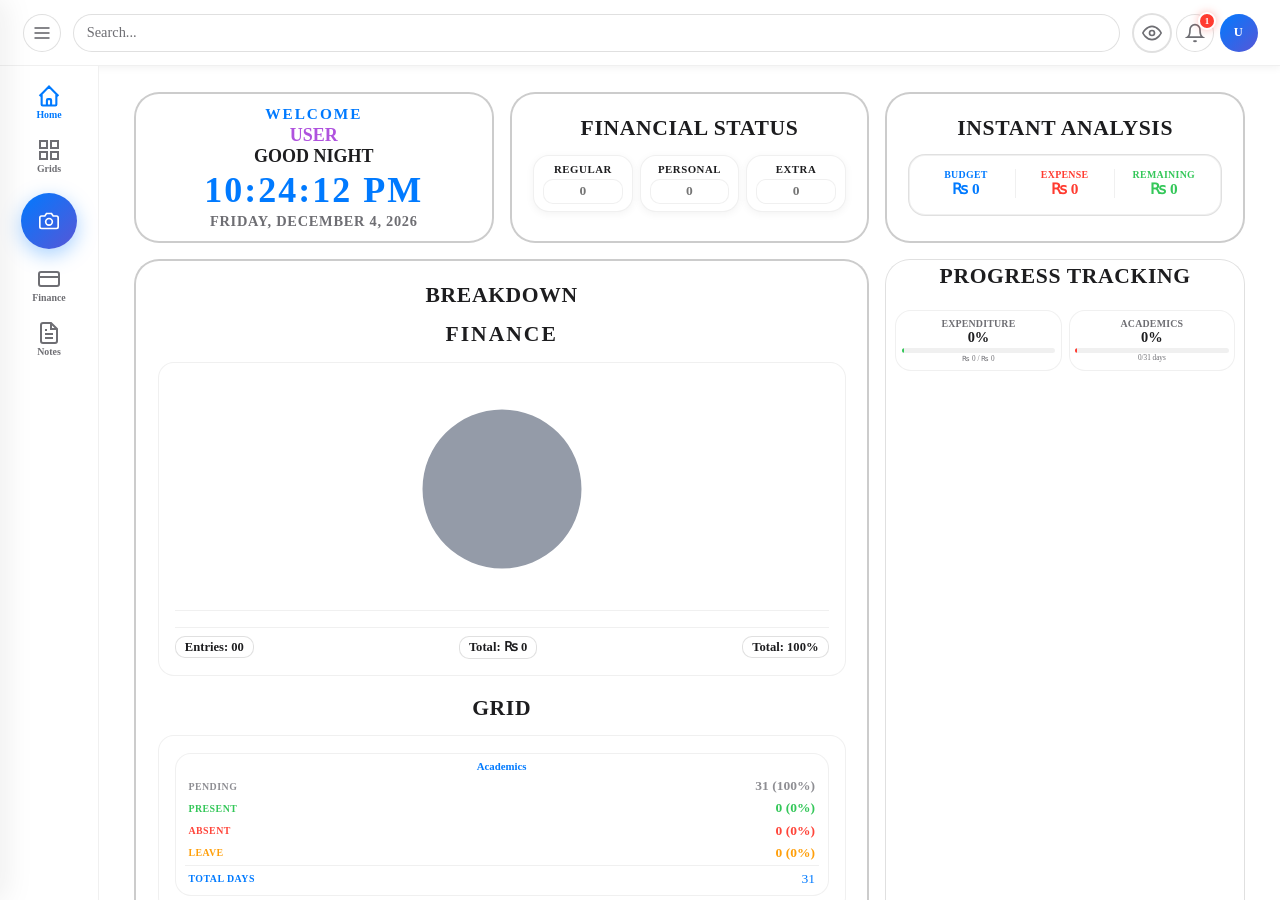
<file: login.html>
<!DOCTYPE html>
<html lang="en">
<head>
    <meta charset="UTF-8">
    <meta name="viewport" content="width=device-width, initial-scale=1.0, maximum-scale=1.0, user-scalable=no">
    <meta name="theme-color" content="#0a0a0a">
    <title>Aether - Sign In</title>
    <link rel="stylesheet" href="login.css">
</head>
<body>
    <main class="login-wrapper">
        <section class="login-card" aria-labelledby="login-heading">
            <div class="login-logo" aria-hidden="true">
                <svg viewBox="0 0 24 24" stroke="currentColor" stroke-width="1.5" fill="none" stroke-linecap="round" stroke-linejoin="round">
                    <path d="M12 2L2 7l10 5 10-5-10-5z"/>
                    <path d="M2 17l10 5 10-5"/>
                    <path d="M2 12l10 5 10-5"/>
                </svg>
            </div>

            <h1 id="login-heading" class="login-title">AETHER</h1>
            <p id="loginGreeting" class="login-desc"></p>

            <form id="loginForm" class="login-form" novalidate>
                <div class="field-group" id="usernameGroup">
                    <label class="field-label" for="loginUsername">Email or Username</label>
                    <div class="field-wrap" id="usernameWrap">
                        <svg class="field-icon" viewBox="0 0 24 24" fill="none" stroke="currentColor" stroke-width="2"><path d="M20 21v-2a4 4 0 0 0-4-4H8a4 4 0 0 0-4 4v2"/><circle cx="12" cy="7" r="4"/></svg>
                        <input type="text" id="loginUsername" class="field-input" placeholder="Enter your username" autocomplete="username" required aria-describedby="usernameError">
                    </div>
                    <span class="field-error" id="usernameError" role="alert" aria-live="polite"></span>
                </div>

                <div class="field-group" id="passwordGroup">
                    <label class="field-label" for="loginPassword">Password</label>
                    <div class="field-wrap" id="passwordWrap">
                        <svg class="field-icon" viewBox="0 0 24 24" fill="none" stroke="currentColor" stroke-width="2"><rect x="3" y="11" width="18" height="11" rx="2"/><path d="M7 11V7a5 5 0 0 1 10 0v4"/></svg>
                        <input type="password" id="loginPassword" class="field-input" placeholder="Enter your password" autocomplete="current-password" required aria-describedby="passwordError">
                        <button type="button" id="togglePassword" class="toggle-pass-btn" aria-label="Show password">
                            <svg class="eye-off" viewBox="0 0 24 24" fill="none" stroke="currentColor" stroke-width="2"><path d="M17.94 17.94A10.07 10.07 0 0112 20c-7 0-11-8-11-8a18.45 18.45 0 015.06-5.94"/><path d="M9.9 4.24A9.12 9.12 0 0112 4c7 0 11 8 11 8a18.5 18.5 0 01-2.16 3.19"/><line x1="1" y1="1" x2="23" y2="23"/></svg>
                            <svg class="eye-on" viewBox="0 0 24 24" fill="none" stroke="currentColor" stroke-width="2"><path d="M1 12s4-8 11-8 11 8 11 8-4 8-11 8-11-8-11-8z"/><circle cx="12" cy="12" r="3"/></svg>
                        </button>
                    </div>
                    <span class="field-error" id="passwordError" role="alert" aria-live="polite"></span>
                </div>

                <div class="login-options">
                    <label class="remember-me">
                        <input type="checkbox" id="rememberMe">
                        <span class="checkmark"></span>
                        <span class="remember-text">Remember me</span>
                    </label>
                    <button type="button" id="forgotPasswordBtn" class="forgot-link">Forgot password?</button>
                </div>

                <button type="submit" id="loginBtn" class="login-button">
                    <span class="btn-text">Sign In</span>
                    <span class="btn-loading" aria-hidden="true">
                        <span class="spinner"></span>
                        Signing in...
                    </span>
                    <span class="btn-success" aria-hidden="true">
                        <svg viewBox="0 0 24 24" fill="none" stroke="currentColor" stroke-width="3" stroke-linecap="round" stroke-linejoin="round"><polyline points="20 6 9 17 4 12"/></svg>
                        Success
                    </span>
                </button>

                <div id="statusMessage" class="status-msg" role="alert" aria-live="polite"></div>
            </form>

            <div class="login-divider">
                <span class="divider-line"></span>
            </div>

            <footer class="login-footer">
                <span class="footer-credit">Tabeer Ahmad &middot; Advanced Tracking Technologies</span>
                <span class="footer-copy">&copy; 2026 Aether. All rights reserved.</span>
            </footer>
        </section>
    </main>

    <!-- Forgot Password Modal -->
    <div id="forgotModal" class="modal-overlay" aria-hidden="true">
        <section class="modal-card" aria-labelledby="forgot-heading">
            <div class="forgot-icon" aria-hidden="true">
                <svg viewBox="0 0 24 24" fill="none" stroke="currentColor" stroke-width="1.5"><rect x="3" y="11" width="18" height="11" rx="2"/><path d="M7 11V7a5 5 0 0 1 10 0v4"/><circle cx="12" cy="16" r="1"/><line x1="12" y1="13" x2="12" y2="14.5"/></svg>
            </div>
            <h2 id="forgot-heading" class="modal-title">Reset Password</h2>
            <p class="modal-desc">Enter the Reset PIN shown in Settings when you created your password.</p>

            <form id="forgotForm" novalidate>
                <div class="field-group">
                    <label class="field-label" for="resetPinInput">Reset PIN</label>
                    <div class="field-wrap" id="pinWrap">
                        <svg class="field-icon" viewBox="0 0 24 24" fill="none" stroke="currentColor" stroke-width="2"><rect x="3" y="11" width="18" height="11" rx="2"/><path d="M7 11V7a5 5 0 0 1 10 0v4"/><line x1="8" y1="15" x2="16" y2="15"/></svg>
                        <input type="text" id="resetPinInput" class="field-input" placeholder="XXXX-XXXX" maxlength="9" autocomplete="off" aria-describedby="pinError" style="font-family:monospace; letter-spacing:0.15em; font-weight:700;">
                    </div>
                    <span class="field-error" id="pinError" role="alert" aria-live="polite"></span>
                </div>

                <button type="submit" id="verifyPinBtn" class="login-button forgot-btn">
                    <span class="btn-text">Verify PIN</span>
                    <span class="btn-loading" aria-hidden="true"><span class="spinner"></span>Verifying...</span>
                    <span class="btn-success" aria-hidden="true"><svg viewBox="0 0 24 24" fill="none" stroke="currentColor" stroke-width="3" stroke-linecap="round" stroke-linejoin="round" width="16" height="16"><polyline points="20 6 9 17 4 12"/></svg>Verified</span>
                </button>
            </form>

            <button type="button" id="closeForgotModal" class="modal-close-link">Back to Sign In</button>
        </section>
    </div>

    <!-- New Password Modal -->
    <div id="newPassModal" class="modal-overlay" aria-hidden="true">
        <section class="modal-card" aria-labelledby="newpass-heading">
            <div class="newpass-icon" aria-hidden="true">
                <svg viewBox="0 0 24 24" fill="none" stroke="currentColor" stroke-width="1.5"><path d="M12 22s8-4 8-10V5l-8-3-8 3v7c0 6 8 10 8 10z"/><polyline points="9 12 11 14 15 10"/></svg>
            </div>
            <h2 id="newpass-heading" class="modal-title">Create New Password</h2>
            <p class="modal-desc">Set a new password to secure your app.</p>

            <form id="newPassForm" novalidate>
                <div class="field-group">
                    <label class="field-label" for="newPassInput">New Password</label>
                    <div class="field-wrap" id="newPassWrap">
                        <svg class="field-icon" viewBox="0 0 24 24" fill="none" stroke="currentColor" stroke-width="2"><rect x="3" y="11" width="18" height="11" rx="2"/><path d="M7 11V7a5 5 0 0 1 10 0v4"/></svg>
                        <input type="password" id="newPassInput" class="field-input" placeholder="Minimum 8 characters" autocomplete="new-password" aria-describedby="newPassError">
                    </div>
                </div>

                <div class="field-group">
                    <label class="field-label" for="confirmPassInput">Confirm Password</label>
                    <div class="field-wrap" id="confirmPassWrap">
                        <svg class="field-icon" viewBox="0 0 24 24" fill="none" stroke="currentColor" stroke-width="2"><rect x="3" y="11" width="18" height="11" rx="2"/><path d="M7 11V7a5 5 0 0 1 10 0v4"/></svg>
                        <input type="password" id="confirmPassInput" class="field-input" placeholder="Re-enter password" autocomplete="new-password" aria-describedby="newPassError">
                    </div>
                    <span class="field-error" id="newPassError" role="alert" aria-live="polite"></span>
                </div>

                <button type="submit" id="savePassBtn" class="login-button success-btn">
                    <span class="btn-text">Save Password</span>
                    <span class="btn-loading" aria-hidden="true"><span class="spinner"></span>Saving...</span>
                    <span class="btn-success" aria-hidden="true"><svg viewBox="0 0 24 24" fill="none" stroke="currentColor" stroke-width="3" stroke-linecap="round" stroke-linejoin="round" width="16" height="16"><polyline points="20 6 9 17 4 12"/></svg>Saved</span>
                </button>
            </form>

            <button type="button" id="closeNewPassModal" class="modal-close-link">Back to Sign In</button>
        </section>
    </div>

    <script src="dexie.min.js"></script>
    <script src="login.js"></script>
</body>
</html>
</file>
<file: styles.css>
/* ============================================================
           AETHER V5.0.0 - COMPLETE PRODUCTION BUILD
           ============================================================ */

        /* AUTH GATE — no app UI is visible until login/signup succeeds */
        body.pre-auth .view-section,
        body.pre-auth .top-nav,
        body.pre-auth .bottom-nav,
        body.pre-auth .fab-container {
            display: none !important;
        }

        #lockPassWrap:focus-within,
        #settingsNewPassWrap:focus-within,
        #settingsConfirmPassWrap:focus-within,
        .prof-field-wrap:focus-within {
            border-color: var(--accent) !important;
            box-shadow: 0 0 0 3px var(--accent-light);
        }

        .visually-hidden {
            position: absolute;
            width: 1px;
            height: 1px;
            margin: -1px;
            padding: 0;
            overflow: hidden;
            clip: rect(0, 0, 0, 0);
            border: 0;
        }

        :root {
            --font-family: 'Times New Roman', Times, serif;
            --base-font-size: 18px;
            --bg-body: #F5F5F7;
            --app-bg: #FFFFFF;
            --surface: #FFFFFF;
            --surface-2: #F2F2F7;
            --text-main: #1D1D1F;
            --text-muted: #6E6E73;
            --text-inverse: #FFFFFF;
            --border-light: rgba(0, 0, 0, 0.06);
            --border-med: rgba(0, 0, 0, 0.12);
            --shadow-sm: 0 2px 8px rgba(0, 0, 0, 0.05);
            --shadow-md: 0 8px 30px rgba(0, 0, 0, 0.08);
            --shadow-lg: 0 20px 60px rgba(0, 0, 0, 0.12);
            --accent: #007AFF;
            --accent-light: rgba(0, 122, 255, 0.12);
            --accent-dark: #0066d6;
            --accent-gradient: linear-gradient(135deg, #007AFF, #5856D6);
            --blue: #007AFF;
            --green: #34C759;
            --red: #FF3B30;
            --amber: #FF9F0A;
            --gray: #8E8E93;
            --purple: #AF52DE;
            --pink: #FF2D55;
            --indigo: #5856D6;
            --cyan: #32ADE6;
            --orange: #FF9500;
            --teal: #30B0C7;
            --rose: #FF453A;
            --chip-present: #34C759;
            --chip-absent: #FF3B30;
            --chip-leave: #FF9F0A;
            --chip-pending: #8E8E93;
            --radius-sm: 10px;
            --radius-md: 16px;
            --radius-lg: 24px;
            --radius-xl: 32px;
            --radius-full: 9999px;
            --transition: 0.3s cubic-bezier(0.4, 0, 0.2, 1);
            --font-weight-bold: 700;
            --font-weight-black: 900;
            --slide-width: 260px;
            --nav-height: 68px;
            --top-nav-height: 66px;
            --surface-rgb: 255, 255, 255;
            --border-main: rgba(0, 0, 0, 0.2);
            --border-gray: rgba(0, 0, 0, 0.12);
            --border-red: #FF3B30;
            --border-green: #34C759;
            --border-blue: #007AFF;
            --tgl-bg: #E9E9EB;
            --overlay-bg: rgba(0, 0, 0, 0.45);
            --color-white: #FFFFFF;
            --color-black: var(--text-main);
            --app-max-width: 720px;
            --font-scale: 1.15;
            --max-input: 999999999;
            --search-highlight: #FFE9A6;
            --today-highlight: #007AFF;
            --switch-bg: rgba(120, 120, 128, 0.32);
            --switch-active: #34C759;
            --switch-thumb: #FFFFFF;
            --switch-border: rgba(120, 120, 128, 0.24);
            --switch-shadow: rgba(0, 0, 0, 0.12);
            --switch-hover: rgba(0, 0, 0, 0.06);
            --switch-active-hover: rgba(52, 199, 89, 0.16);
            --drawer-header-height: 52px;
            --toast-bg: rgba(28, 28, 30, 0.92);
            --toast-text: #FFFFFF;
        }

        body.dark-theme {
            --bg-body: #000000;
            --app-bg: #1C1C1E;
            --surface: #2C2C2E;
            --surface-2: #3A3A3C;
            --text-main: #F5F5F7;
            --text-muted: #98989D;
            --text-inverse: #000000;
            --border-light: rgba(255, 255, 255, 0.08);
            --border-med: rgba(255, 255, 255, 0.16);
            --shadow-sm: 0 2px 8px rgba(0, 0, 0, 0.5);
            --shadow-md: 0 8px 30px rgba(0, 0, 0, 0.6);
            --shadow-lg: 0 20px 60px rgba(0, 0, 0, 0.8);
            --accent: #0A84FF;
            --accent-light: rgba(10, 132, 255, 0.18);
            --accent-gradient: linear-gradient(135deg, #0A84FF, #5E5CE6);
            --blue: #0A84FF;
            --green: #30D158;
            --red: #FF453A;
            --amber: #FFD60A;
            --gray: #8E8E93;
            --purple: #BF5AF2;
            --pink: #FF375F;
            --indigo: #5E5CE6;
            --cyan: #64D2FF;
            --orange: #FF9F0A;
            --teal: #40CBE0;
            --rose: #FF2D55;
            --surface-rgb: 44, 44, 46;
            --border-main: rgba(255, 255, 255, 0.18);
            --border-gray: rgba(255, 255, 255, 0.12);
            --border-red: #FF453A;
            --border-green: #30D158;
            --border-blue: #0A84FF;
            --tgl-bg: #3A3A3C;
            --overlay-bg: rgba(0, 0, 0, 0.72);
            --color-white: #F5F5F7;
            --color-black: #F5F5F7;
            --search-highlight: #57532E;
            --today-highlight: #0A84FF;
            --switch-bg: rgba(120, 120, 128, 0.4);
            --switch-active: #30D158;
            --switch-thumb: #FFFFFF;
            --switch-border: rgba(120, 120, 128, 0.4);
            --switch-shadow: rgba(0, 0, 0, 0.5);
            --switch-hover: rgba(255, 255, 255, 0.1);
            --switch-active-hover: rgba(48, 209, 88, 0.2);
            --toast-bg: rgba(255, 255, 255, 0.92);
            --toast-text: #1D1D1F;
        }

        *,
        *::before,
        *::after {
            box-sizing: border-box;
            margin: 0;
            padding: 0;
            font-family: var(--font-family);
            -webkit-tap-highlight-color: transparent;
        }

        html {
            font-size: var(--base-font-size);
        }

        body {
            background: var(--bg-body);
            height: 100vh;
            height: 100dvh;
            display: flex;
            justify-content: center;
            align-items: center;
            overflow: hidden;
            margin: 0;
            transition: background var(--transition);
            font-family: var(--font-family);
            font-size: var(--base-font-size);
        }

        #app-frame {
            width: 100%;
            max-width: 450px;
            height: 100dvh;
            min-height: 100dvh;
            display: flex;
            flex-direction: column;
            overflow: hidden;
            box-sizing: border-box;
            flex: 0 0 auto;
            box-shadow: var(--shadow-lg);
            color: var(--text-main);
            background: var(--app-bg);
            position: relative;
            transition: background var(--transition), box-shadow var(--transition);
            font-family: var(--font-family);
            font-size: var(--base-font-size);
        }

        ::-webkit-scrollbar {
            width: 4px;
            height: 4px;
        }
        ::-webkit-scrollbar-track {
            background: transparent;
        }
        ::-webkit-scrollbar-thumb {
            background: var(--border-med);
            border-radius: 10px;
        }

        /* ============================================================
           TOGGLE SWITCH - cl-toggle-switch (Uiverse)
           ============================================================ */
        .cl-toggle-switch {
            position: relative;
        }

        .cl-switch {
            position: relative;
            display: inline-block;
        }
        .cl-switch>input {
            appearance: none;
            -moz-appearance: none;
            -webkit-appearance: none;
            z-index: -1;
            position: absolute;
            right: 6px;
            top: -8px;
            display: block;
            margin: 0;
            border-radius: 50%;
            width: 40px;
            height: 40px;
            background-color: rgb(0, 0, 0, 0.38);
            outline: none;
            opacity: 0;
            transform: scale(1);
            pointer-events: none;
            transition: opacity 0.3s 0.1s, transform 0.2s 0.1s;
        }
        .cl-switch>span::before {
            content: "";
            float: right;
            display: inline-block;
            margin: 5px 0 5px 10px;
            border-radius: 7px;
            width: 36px;
            height: 14px;
            background-color: rgb(0, 0, 0, 0.38);
            vertical-align: top;
            transition: background-color 0.2s, opacity 0.2s;
        }
        .cl-switch>span::after {
            content: "";
            position: absolute;
            top: 2px;
            right: 16px;
            border-radius: 50%;
            width: 20px;
            height: 20px;
            background-color: var(--switch-thumb);
            box-shadow: 0 3px 1px -2px rgba(0, 0, 0, 0.2), 0 2px 2px 0 rgba(0, 0, 0, 0.14),
                0 1px 5px 0 rgba(0, 0, 0, 0.12);
            transition: background-color 0.2s, transform 0.2s;
        }
        .cl-switch>input:checked {
            right: -10px;
            background-color: #005eff;
        }
        .cl-switch>input:checked+span::before {
            background-color: #005eff;
        }
        .cl-switch>input:checked+span::after {
            background-color: #4185fa;
            transform: translateX(16px);
        }
        .cl-switch:hover>input {
            opacity: 0.04;
        }
        .cl-switch>input:focus {
            opacity: 0.12;
        }
        .cl-switch:hover>input:focus {
            opacity: 0.16;
        }
        .cl-switch>input:active {
            opacity: 1;
            transform: scale(0);
            transition: transform 0s, opacity 0s;
        }
        .cl-switch>input:active+span::before {
            background-color: #8f8f8f;
        }
        .cl-switch>input:checked:active+span::before {
            background-color: #85b8b7;
        }
        .cl-switch>input:disabled {
            opacity: 0;
        }
        .cl-switch>input:disabled+span::before {
            background-color: #ddd;
        }
        .cl-switch>input:checked:disabled+span::before {
            background-color: #bfdbda;
        }
        .cl-switch>input:checked:disabled+span::after {
            background-color: #61b5b4;
        }

        body.dark-theme .cl-switch>input:checked {
            background-color: #005eff;
        }
        body.dark-theme .cl-switch>input:checked+span::before {
            background-color: #005eff;
        }
        body.dark-theme .cl-switch>input:checked+span::after {
            background-color: #4185fa;
        }
        body.dark-theme .cl-switch>input:checked:active+span::before {
            background-color: #85b8b7;
        }
        body.dark-theme .cl-switch>input:checked:disabled+span::before {
            background-color: #3f5252;
        }
        body.dark-theme .cl-switch>input:checked:disabled+span::after {
            background-color: #2f6f6e;
        }
        body.dark-theme .cl-switch>input:active+span::before {
            background-color: #8f8f8f;
        }
        body.dark-theme .cl-switch>span::before {
            background-color: rgba(255, 255, 255, 0.3);
        }
        body.dark-theme .cl-switch>input:disabled+span::before {
            background-color: #48484A;
        }

        #route-console .cl-switch>input:checked:disabled+span::before {
            background-color: #005eff;
        }
        #route-console .cl-switch>input:checked:disabled+span::after {
            background-color: #4185fa;
        }
        body.dark-theme #route-console .cl-switch>input:checked:disabled+span::before {
            background-color: #005eff;
        }
        body.dark-theme #route-console .cl-switch>input:checked:disabled+span::after {
            background-color: #4185fa;
        }

        /* ============================================================
           REST OF STYLES (condensed)
           ============================================================ */
        .themed-box {
            background: var(--surface);
            border: 1px solid var(--border-light);
            border-radius: var(--radius-lg);
            padding: 1.2rem;
            margin-bottom: 0.8rem;
            box-shadow: var(--shadow-sm);
            display: flex;
            flex-direction: column;
            gap: 0.6rem;
            transition: background var(--transition), border var(--transition), box-shadow var(--transition);
        }

        .themed-box-sm {
            background: var(--surface);
            border: 1px solid var(--border-light);
            border-radius: var(--radius-md);
            padding: 0.9rem;
            transition: background var(--transition), border var(--transition);
        }

        .breakdown-sub-card {
            background: var(--app-bg);
            border: 1px solid var(--border-med);
            border-radius: var(--radius-md);
            padding: 0.5rem;
            display: flex;
            flex-direction: column;
            gap: 0.4rem;
            box-shadow: var(--shadow-sm);
        }
        .breakdown-sub-title {
            font-size: 0.6rem;
            font-weight: var(--font-weight-black);
            letter-spacing: 1px;
            color: var(--text-muted);
            text-align: center;
            border-bottom: 1px solid var(--border-light);
            padding-bottom: 0.25rem;
        }

        .no-border-box {
            border: none !important;
            background: transparent !important;
            box-shadow: none !important;
            padding: 0.2rem 0 !important;
        }

        .no-border-box .themed-box-sm {
            border: none !important;
            background: var(--app-bg) !important;
            box-shadow: none !important;
            padding: 0.4rem 0.5rem !important;
            border-radius: var(--radius-md) !important;
        }

        .flex-row {
            display: flex;
            justify-content: space-between;
            align-items: center;
            gap: 0.6rem;
        }
        .flex-col {
            display: flex;
            flex-direction: column;
            gap: 0.6rem;
        }

        .b-red {
            border-color: var(--border-red) !important;
            box-shadow: 0 0 0 1px var(--border-red) !important;
        }
        .b-green {
            border-color: var(--border-green) !important;
            box-shadow: 0 0 0 1px var(--border-green) !important;
        }
        .b-blue {
            border-color: var(--border-blue) !important;
            box-shadow: 0 0 0 1px var(--border-blue) !important;
        }
        .b-gray {
            border-color: var(--border-gray) !important;
            box-shadow: 0 0 0 1px var(--border-gray) !important;
        }
        .b-main {
            border-color: var(--border-main) !important;
            box-shadow: 0 0 0 1px var(--border-main) !important;
        }
        .b-purple {
            border-color: var(--purple) !important;
            box-shadow: 0 0 0 1px var(--purple) !important;
        }
        .b-pink {
            border-color: var(--pink) !important;
            box-shadow: 0 0 0 1px var(--pink) !important;
        }
        .b-indigo {
            border-color: var(--indigo) !important;
            box-shadow: 0 0 0 1px var(--indigo) !important;
        }
        .b-cyan {
            border-color: var(--cyan) !important;
            box-shadow: 0 0 0 1px var(--cyan) !important;
        }
        .b-orange {
            border-color: var(--orange) !important;
            box-shadow: 0 0 0 1px var(--orange) !important;
        }
        .b-teal {
            border-color: var(--teal) !important;
            box-shadow: 0 0 0 1px var(--teal) !important;
        }
        .b-rose {
            border-color: var(--rose) !important;
            box-shadow: 0 0 0 1px var(--rose) !important;
        }

        h2,
        h3 {
            font-size: 1.2rem;
            font-weight: var(--font-weight-black);
            text-transform: uppercase;
            text-align: center;
            margin-bottom: 0.2rem;
            letter-spacing: 0.03em;
            color: var(--text-main);
            transition: color var(--transition);
        }

        .sub-lbl {
            font-size: 0.7rem;
            font-weight: var(--font-weight-bold);
            color: var(--text-muted);
            text-transform: uppercase;
            letter-spacing: 0.05em;
            transition: color var(--transition);
        }

        .ghost-active .blur-target {
            color: transparent !important;
            text-shadow: 0 0 8px var(--text-muted) !important;
        }
        .ghost-active input.blur-target::placeholder {
            color: transparent !important;
            text-shadow: 0 0 8px var(--text-muted) !important;
        }
        .ghost-active input.blur-target {
            pointer-events: none;
            user-select: none;
        }

        input,
        select,
        textarea {
            width: 100%;
            padding: 0.7rem 1rem;
            background: var(--app-bg);
            border: 1.5px solid var(--border-med);
            border-radius: var(--radius-md);
            color: var(--text-main);
            font-weight: var(--font-weight-bold);
            font-size: 0.95rem;
            text-align: center;
            outline: none;
            transition: border var(--transition), background var(--transition), color var(--transition), box-shadow var(--transition);
            font-family: var(--font-family);
        }

        input:focus-visible,
        select:focus-visible,
        textarea:focus-visible {
            border-color: var(--accent);
            box-shadow: 0 0 0 3px var(--accent-light);
            outline: none;
        }

        .inline-input,
        .inline-select {
            padding: 0.3rem 0.6rem;
            font-size: 0.85rem;
            border-radius: var(--radius-sm);
            text-align: center;
            width: auto;
            flex: none;
            background: var(--app-bg);
            border: 1.5px solid var(--border-med);
            color: var(--text-main);
            font-weight: var(--font-weight-bold);
            outline: none;
            min-width: 70px;
            cursor: pointer;
            appearance: auto;
            -webkit-appearance: auto;
            transition: border var(--transition), background var(--transition), color var(--transition);
            font-family: var(--font-family);
        }

        .inline-select {
            padding-right: 1.6rem;
            background-image: url("data:image/svg+xml,%3Csvg xmlns='http://www.w3.org/2000/svg' width='12' height='8'%3E%3Cpath d='M0 0l6 7 6-7z' fill='%2364748B'/%3E%3C/svg%3E");
            background-repeat: no-repeat;
            background-position: right 0.6rem center;
            background-size: 12px 8px;
            padding-right: 1.8rem;
            min-width: 75px;
        }
        .inline-select:focus-visible {
            border-color: var(--accent);
        }
        .inline-select option {
            background: var(--surface);
            color: var(--text-main);
        }
        select option {
            background: var(--surface);
            color: var(--text-main);
        }
        body.dark-theme select option {
            background: #2C2C2E;
            color: #F5F5F7;
        }

        .month-label-display {
            font-size: 0.7rem;
            font-weight: var(--font-weight-black);
            color: var(--accent);
            background: transparent;
            padding: 0.2rem 0.4rem;
            border: none;
            display: inline-block;
            white-space: nowrap;
            transition: color var(--transition);
            font-family: var(--font-family);
            letter-spacing: 0.03em;
        }
        .month-label-display.placeholder {
            color: var(--text-muted);
            font-weight: var(--font-weight-bold);
        }

        .state-chip {
            display: inline-block;
            font-size: 0.55rem;
            font-weight: var(--font-weight-black);
            padding: 0.15rem 0.6rem;
            border-radius: var(--radius-full);
            margin: 0.05rem 0.15rem;
            color: #fff;
            text-shadow: 0 1px 2px rgba(0, 0, 0, 0.25);
            border: 1px solid rgba(255, 255, 255, 0.15);
            transition: transform 0.15s;
            font-family: var(--font-family);
        }
        .state-chip:hover {
            transform: scale(1.04);
        }
        .state-empty {
            background: var(--gray);
        }
        .state-present {
            background: var(--chip-present);
        }
        .state-absent {
            background: var(--chip-absent);
        }
        .state-leave {
            background: var(--chip-leave);
        }
        .state-pending {
            background: var(--chip-pending);
        }

        button {
            background: var(--surface);
            border: 1.5px solid var(--border-med);
            color: var(--text-main);
            border-radius: var(--radius-md);
            padding: 0.7rem 1rem;
            font-weight: var(--font-weight-bold);
            cursor: pointer;
            text-transform: uppercase;
            font-size: 0.85rem;
            transition: background 0.15s, transform 0.1s, border var(--transition), color var(--transition), box-shadow var(--transition);
            letter-spacing: 0.03em;
            font-family: var(--font-family);
        }
        button:hover {
            filter: brightness(0.96);
            background: var(--surface-2);
        }
        button:active {
            transform: scale(0.97);
        }

        .btn-add {
            border-color: var(--text-main);
            color: var(--text-main);
            background: transparent;
        }
        .btn-add:hover {
            background: var(--text-main);
            color: var(--surface);
        }

        .btn-del {
            border-color: var(--border-red);
            color: var(--border-red);
            background: transparent;
            padding: 0.35rem 0.6rem;
        }
        .btn-del:hover {
            background: var(--border-red);
            color: #fff;
        }

        .btn-edit {
            border: 1.5px solid var(--border-blue);
            color: var(--border-blue);
            background: transparent;
            padding: 0.25rem 0.6rem;
            font-size: 0.7rem;
            border-radius: var(--radius-sm);
            cursor: pointer;
            transition: background 0.15s, color 0.15s;
            font-family: var(--font-family);
        }
        .btn-edit:hover {
            background: var(--border-blue);
            color: #fff;
        }

        /* ===== TOP NAV ===== */
        .top-nav {
            flex-shrink: 0;
            background: var(--surface);
            border-bottom: 1px solid var(--border-light);
            border-radius: 0 0 var(--radius-lg) var(--radius-lg);
            display: flex;
            justify-content: space-between;
            align-items: center;
            padding: 0.4rem 0.7rem;
            padding: calc(0.4rem + env(safe-area-inset-top, 0px)) 0.7rem 0.4rem 0.7rem;
            z-index: 150;
            box-shadow: var(--shadow-sm);
            width: 100%;
            gap: 0.4rem;
            transition: background var(--transition), border var(--transition), box-shadow var(--transition);
            min-height: var(--top-nav-height);
            position: sticky;
            top: 0;
        }

        .top-nav-search {
            flex: 1;
            min-width: 0;
            margin: 0 0.3rem;
            position: relative;
        }
        .top-nav-search input {
            width: 100%;
            padding: 0.3rem 0.7rem;
            border-radius: var(--radius-full);
            border: 1.5px solid var(--border-med);
            background: var(--app-bg);
            color: var(--text-main);
            font-size: 0.8rem;
            font-weight: 600;
            outline: none;
            text-align: left;
            height: 38px;
            transition: border var(--transition), background var(--transition), color var(--transition), box-shadow var(--transition);
            font-family: var(--font-family);
        }
        .top-nav-search input:focus {
            border-color: var(--accent);
            box-shadow: 0 0 0 3px var(--accent-light);
        }
        .top-nav-search input::placeholder {
            color: var(--text-muted);
            font-weight: 400;
        }
        .top-nav-search .search-clear {
            position: absolute;
            right: 8px;
            top: 50%;
            transform: translateY(-50%);
            background: transparent;
            border: none;
            color: var(--text-muted);
            font-size: 0.8rem;
            cursor: pointer;
            padding: 0 3px;
            display: none;
            font-family: var(--font-family);
        }
        .top-nav-search .search-clear.visible {
            display: block;
        }
        .top-nav-search .search-clear:hover {
            color: var(--text-main);
        }

        .header-actions {
            display: flex;
            gap: 0.3rem;
            align-items: center;
            flex-shrink: 0;
        }

        .icon-btn {
            width: 38px;
            height: 38px;
            flex-shrink: 0;
            display: flex;
            justify-content: center;
            align-items: center;
            border-radius: 50%;
            border: 1.5px solid var(--border-med);
            background: var(--app-bg);
            cursor: pointer;
            position: relative;
            padding: 0;
            transition: background 0.15s, border var(--transition), color var(--transition);
            color: var(--text-muted);
        }
        .icon-btn:hover {
            background: var(--surface-2);
            border-color: var(--accent);
            color: var(--text-main);
        }
        .icon-btn:focus-visible {
            outline: 3px solid var(--accent);
            outline-offset: 2px;
        }
        .icon-btn svg {
            width: 20px;
            height: 20px;
            stroke: currentColor;
            stroke-width: 2;
            fill: none;
        }

        .profile-btn {
            border-color: var(--accent);
            background: var(--accent-gradient);
            color: #fff;
            font-weight: var(--font-weight-black);
            font-size: 0.7rem;
            border: none;
            width: 38px;
            height: 38px;
            border-radius: 50%;
            display: flex;
            align-items: center;
            justify-content: center;
            overflow: hidden;
            position: relative;
            flex-shrink: 0;
        }
        .profile-btn img {
            width: 100%;
            height: 100%;
            object-fit: cover;
            border-radius: 50%;
        }
        .profile-btn:hover {
            opacity: 0.9;
        }

        .badge {
            position: absolute;
            top: -3px;
            right: -3px;
            background: var(--border-red);
            color: #fff;
            font-size: 0.5rem;
            font-weight: var(--font-weight-black);
            width: 18px;
            height: 18px;
            border-radius: 50%;
            display: flex;
            align-items: center;
            justify-content: center;
            border: 2px solid var(--surface);
            box-shadow: 0 0 8px rgba(255, 59, 48, 0.35);
            transition: background var(--transition), border var(--transition);
            font-family: var(--font-family);
        }

        .dropdown {
            position: absolute;
            top: 50px;
            right: 0px;
            width: max-content;
            min-width: 180px;
            max-width: 260px;
            background: var(--surface);
            border: 1px solid var(--border-light);
            border-radius: var(--radius-lg);
            padding: 0.7rem;
            display: flex;
            flex-direction: column;
            gap: 0.4rem;
            transform: scale(0.92);
            opacity: 0;
            pointer-events: none;
            transition: transform 0.2s, opacity 0.2s;
            transform-origin: top right;
            z-index: 200;
            box-shadow: var(--shadow-md);
            max-height: 70vh;
            overflow-y: auto;
        }
        .dropdown.open {
            will-change: transform, opacity;
            transform: scale(1);
            opacity: 1;
            pointer-events: auto;
        }
        .dropdown button {
            padding: 0.6rem 0.7rem;
            font-size: 0.8rem;
            border: 1px solid var(--border-light);
            border-radius: var(--radius-md);
            background: var(--app-bg);
            color: var(--text-main);
            font-weight: var(--font-weight-bold);
            transition: background 0.15s, border var(--transition);
            font-family: var(--font-family);
        }
        .dropdown button:hover {
            background: var(--surface-2);
            border-color: var(--accent);
        }

        /* ===== MAIN ===== */
        main {
            flex: 1;
            padding: 0.8rem;
            padding-bottom: calc(4.8rem + env(safe-area-inset-bottom, 0px));
            overflow-y: auto;
            overflow-x: hidden;
            box-sizing: border-box;
            position: relative;
            width: 100%;
        }

        .view-section {
            display: none;
            width: 100%;
            flex-direction: column;
            animation: fadeIn 0.25s ease;
        }
        .view-section.active {
            display: flex;
        }

        @keyframes fadeIn {
            0% {
                opacity: 0;
                transform: translateY(6px);
            }
            100% {
                opacity: 1;
                transform: translateY(0);
            }
        }

        .sub-view-section {
            display: none;
            width: 100%;
            flex-direction: column;
            animation: fadeIn 0.2s ease;
        }
        .sub-view-section.active {
            display: flex;
        }

        /* ===== TABS ===== */
        .tab-nav-container {
            display: flex;
            flex-direction: row;
            gap: 0.4rem;
            width: 100%;
            margin-bottom: 0.6rem;
            padding: 0 0 0.2rem 0;
            background: transparent;
            border: none;
            overflow-x: auto;
            white-space: nowrap;
            scroll-behavior: smooth;
            -webkit-overflow-scrolling: touch;
        }
        .tab-nav-container::-webkit-scrollbar {
            height: 3px;
        }

        .tab-btn {
            display: inline-flex;
            align-items: center;
            justify-content: center;
            width: auto;
            flex-shrink: 0;
            border: 1.5px solid var(--border-light);
            background: var(--surface-2);
            padding: 0.4rem 0.9rem;
            margin: 0;
            border-radius: var(--radius-full);
            font-weight: var(--font-weight-bold);
            text-transform: uppercase;
            font-size: 0.6rem;
            color: var(--text-main);
            cursor: pointer;
            box-shadow: var(--shadow-sm);
            transition: background 0.2s, color 0.2s, border 0.2s, box-shadow 0.2s, transform 0.15s;
            letter-spacing: 0.04em;
            font-family: var(--font-family);
            min-height: 34px;
        }
        .tab-btn:hover {
            background: var(--surface);
            color: var(--text-main);
        }
        .tab-btn.active {
            background: var(--blue);
            color: #fff;
            border-color: var(--blue);
            box-shadow: none;
        }
        body.dark-theme .tab-btn.active {
            box-shadow: none;
        }
        .tab-btn:focus-visible {
            outline: 3px solid var(--accent);
            outline-offset: 2px;
        }
        .tab-btn-scroll {
            overflow: hidden;
            white-space: nowrap;
            flex: 1;
            min-width: 0;
        }
        .tab-btn-scroll span {
            display: inline-block;
            white-space: nowrap;
        }
        .tab-btn-scroll span.scroll-active {
            animation: tab-marquee 6s linear infinite;
            padding-right: 2em;
        }
        @keyframes tab-marquee {
            0% { transform: translateX(0); }
            100% { transform: translateX(-100%); }
        }
        @media (hover: hover) {
            .tab-btn-scroll:hover span.scroll-active {
                animation-play-state: paused;
            }
        }

        /* ===== CALENDAR GRID ===== */
        .calendar-grid {
            display: grid;
            grid-template-columns: repeat(7, 1fr);
            gap: 4px;
            padding: 4px;
            background: var(--app-bg);
            border-radius: var(--radius-md);
            border: 1px solid var(--border-light);
            margin-bottom: 0.2rem;
            transition: background var(--transition), border var(--transition);
        }

        .day-cell {
            aspect-ratio: 1;
            border-radius: var(--radius-sm);
            display: flex;
            flex-direction: column;
            justify-content: center;
            align-items: center;
            font-weight: var(--font-weight-black);
            cursor: pointer;
            background: var(--surface);
            box-shadow: var(--shadow-sm);
            padding: 2px;
            min-height: 40px;
            transition: transform 0.1s, box-shadow 0.15s, border 0.15s;
            color: #fff;
            text-shadow: 0 1px 3px rgba(0, 0, 0, 0.3);
            border: 1.5px solid rgba(255, 255, 255, 0.12);
            position: relative;
            font-family: var(--font-family);
        }
        .day-cell:active {
            transform: scale(0.92);
        }
        .day-cell:focus-visible {
            outline: 3px solid var(--accent);
            outline-offset: 2px;
        }
        .day-cell .day-number {
            font-size: 0.9rem;
            font-weight: var(--font-weight-black);
            line-height: 1.2;
        }
        .day-cell .day-lbl {
            font-size: 0.35rem;
            text-transform: uppercase;
            font-weight: var(--font-weight-bold);
            opacity: 0.85;
            letter-spacing: 0.5px;
            margin-top: 1px;
        }
        .day-cell.future {
            opacity: 0.3;
            cursor: not-allowed;
            pointer-events: none;
        }
        .day-cell.today {
            border: 1.5px solid var(--text-main) !important;
            box-shadow: 0 0 0 1.5px var(--text-main), 0 0 20px rgba(0, 0, 0, 0.25);
        }
        body.dark-theme .day-cell.today {
            box-shadow: 0 0 0 1.5px var(--text-main), 0 0 20px rgba(0, 0, 0, 0.4);
        }
        .day-cell.pending-today {
            animation: pulse-pending 1.5s ease-in-out infinite;
            border: 1.5px solid var(--text-main) !important;
        }
        @keyframes pulse-pending {
            0%,
            100% {
                box-shadow: 0 0 4px rgba(0, 0, 0, 0.2);
            }
            50% {
                box-shadow: 0 0 10px rgba(0, 0, 0, 0.4);
            }
        }

        /* ===== GRID / FINANCE HEADERS ===== */
        .grid-header-row,
        .fin-header-row {
            display: flex;
            align-items: center;
            justify-content: space-between;
            gap: 0.3rem;
            flex-wrap: nowrap;
            padding-bottom: 0.05rem;
            margin-bottom: 0.05rem;
            width: 100%;
        }
        .grid-header-row .hdr-left,
        .fin-header-row .hdr-left {
            flex: 0 0 auto;
            display: flex;
            align-items: center;
            gap: 0.2rem;
        }
        .grid-header-row .hdr-center,
        .fin-header-row .hdr-center {
            flex: 1 1 auto;
            text-align: center;
            display: flex;
            justify-content: center;
            align-items: center;
            gap: 0.2rem;
        }
        .grid-header-row .hdr-right,
        .fin-header-row .hdr-right {
            flex: 0 0 auto;
            display: flex;
            align-items: center;
            gap: 0.2rem;
        }

        .date-picker-wrap {
            background: transparent;
            padding: 0;
            border: none;
            display: flex;
            align-items: center;
            gap: 0.1rem;
            position: relative;
            z-index: 5;
            flex: 1;
            max-width: 180px;
        }
        .date-picker-wrap .sub-lbl {
            margin: 0;
            font-size: 0.45rem;
            flex-shrink: 0;
            color: var(--text-muted);
            font-weight: var(--font-weight-black);
            font-family: var(--font-family);
        }
        .date-picker-wrap input[type="date"] {
            cursor: pointer;
            width: auto;
            background: var(--app-bg);
            border: none;
            padding: 0.3rem 0.5rem;
            outline: none;
            color: var(--text-main);
            font-weight: var(--font-weight-black);
            font-size: 0.75rem;
            min-width: 80px;
            font-family: var(--font-family);
            position: relative;
            z-index: 6;
            flex: 1;
            height: 34px;
            border-radius: var(--radius-sm);
            transition: background var(--transition), color var(--transition), box-shadow var(--transition);
        }
        .date-picker-wrap input[type="date"]:focus {
            color: var(--accent);
            background: var(--surface-2);
            box-shadow: 0 0 0 2px var(--accent-light);
        }
        .date-picker-wrap input[type="date"]::-webkit-calendar-picker-indicator {
            filter: invert(0.5);
            cursor: pointer;
        }

        .label-bold-high {
            font-weight: var(--font-weight-black) !important;
            color: var(--text-main) !important;
            font-size: 0.6rem !important;
            letter-spacing: 0.04em !important;
        }
        .label-bold-high .sub-lbl {
            font-weight: var(--font-weight-black) !important;
            color: var(--text-main) !important;
            font-size: 0.6rem !important;
            letter-spacing: 0.04em !important;
        }

        .grid-row-2 {
            display: flex;
            align-items: center;
            gap: 0.4rem;
            width: 100%;
            padding: 0.2rem 0;
            flex-wrap: nowrap;
        }
        .gr2-item {
            flex: 1;
            display: flex;
            align-items: center;
            justify-content: center;
            gap: 0.4rem;
            background: transparent;
            border: none;
            border-radius: var(--radius-full);
            padding: 0.4rem 0.8rem;
            font-size: 0.8rem;
            font-weight: var(--font-weight-black);
            color: var(--text-main);
            transition: background var(--transition);
            font-family: var(--font-family);
            white-space: nowrap;
            min-height: 46px;
            box-shadow: none;
        }
        .gr2-item .gr2-label {
            font-size: 0.6rem;
            color: var(--text-muted);
            text-transform: uppercase;
            font-weight: var(--font-weight-black);
            font-family: var(--font-family);
        }
        .gr2-item .gr2-status {
            font-size: 0.8rem;
            font-weight: var(--font-weight-black);
            color: var(--accent);
            font-family: var(--font-family);
        }

        .gr2-item-inline {
            flex: 1;
            display: flex;
            align-items: center;
            justify-content: center;
            gap: 0.4rem;
            background: var(--surface);
            border: none;
            border-radius: var(--radius-full);
            padding: 0.4rem 0.8rem;
            min-height: 46px;
            box-shadow: var(--shadow-sm);
            transition: background var(--transition), box-shadow var(--transition);
            font-family: var(--font-family);
        }
        .gr2-item-inline .gr2-label-inline {
            font-size: 0.65rem;
            font-weight: var(--font-weight-black);
            color: var(--text-main);
            white-space: nowrap;
            font-family: var(--font-family);
            text-transform: uppercase;
        }
        .gr2-item-inline .gr2-input {
            width: 80px;
            padding: 0.1rem 0.3rem;
            font-size: 0.65rem;
            border-radius: var(--radius-sm);
            border: 1.5px solid var(--border-med);
            background: var(--app-bg);
            color: var(--text-main);
            font-weight: var(--font-weight-bold);
            text-align: center;
            font-family: var(--font-family);
            outline: none;
            height: 30px;
            flex: 1;
            min-width: 56px;
        }
        .gr2-item-inline .gr2-input:focus {
            border-color: var(--accent);
        }
        .gr2-item-inline.hidden-item {
            display: none;
        }

        .inline-drop-btn-sm {
            flex: 1;
            padding: 0.2rem 0.3rem;
            background: var(--surface);
            border-radius: var(--radius-full);
            border: 1.5px solid var(--border-med);
            cursor: pointer;
            text-align: center;
            font-size: 0.5rem;
            font-weight: 900;
            transition: background 0.15s, border var(--transition), color var(--transition);
            font-family: var(--font-family);
            min-height: 32px;
            display: flex;
            align-items: center;
            justify-content: center;
        }
        .inline-drop-btn-sm.status-btn {
            border-color: var(--accent);
            color: var(--accent);
        }
        .inline-drop-btn-sm.status-btn:hover {
            background: var(--accent-light);
        }

        .fin-row-2 {
            display: flex;
            align-items: center;
            gap: 0.4rem;
            width: 100%;
            padding: 0.2rem 0;
            flex-wrap: nowrap;
        }
        .fr2-item {
            flex: 1;
            display: flex;
            align-items: center;
            justify-content: center;
            gap: 0.4rem;
            background: transparent;
            border: none;
            border-radius: var(--radius-full);
            padding: 0.4rem 0.8rem;
            font-size: 0.8rem;
            font-weight: var(--font-weight-black);
            color: var(--text-main);
            transition: background var(--transition);
            font-family: var(--font-family);
            white-space: nowrap;
            min-height: 46px;
            box-shadow: none;
        }
        .fr2-item .fr2-label {
            font-size: 0.6rem;
            color: var(--text-muted);
            text-transform: uppercase;
            font-weight: var(--font-weight-black);
            font-family: var(--font-family);
        }
        .fr2-item .fr2-status {
            font-size: 0.8rem;
            font-weight: var(--font-weight-black);
            color: var(--accent);
            font-family: var(--font-family);
        }

        .fr2-item-inline {
            flex: 1;
            display: flex;
            align-items: center;
            justify-content: center;
            gap: 0.4rem;
            background: var(--surface);
            border: none;
            border-radius: var(--radius-full);
            padding: 0.4rem 0.8rem;
            min-height: 46px;
            box-shadow: var(--shadow-sm);
            transition: background var(--transition), box-shadow var(--transition);
            font-family: var(--font-family);
        }
        .fr2-item-inline .fr2-label-inline {
            font-size: 0.65rem;
            font-weight: var(--font-weight-black);
            color: var(--text-main);
            white-space: nowrap;
            font-family: var(--font-family);
            text-transform: uppercase;
        }
        .fr2-item-inline .fr2-input {
            width: 80px;
            padding: 0.1rem 0.3rem;
            font-size: 0.65rem;
            border-radius: var(--radius-sm);
            border: 1.5px solid var(--border-med);
            background: var(--app-bg);
            color: var(--text-main);
            font-weight: var(--font-weight-bold);
            text-align: center;
            font-family: var(--font-family);
            outline: none;
            height: 30px;
            flex: 1;
            min-width: 56px;
        }
        .fr2-item-inline .fr2-input:focus {
            border-color: var(--accent);
        }
        .fr2-item-inline.hidden-item {
            display: none;
        }

        .inline-drop-grp {
            display: none;
            width: 100%;
            margin-top: 4px;
            padding: 8px;
            border: 1px solid var(--border-light);
            border-radius: var(--radius-md);
            background: var(--app-bg);
            transition: background var(--transition), border var(--transition);
        }
        .inline-drop-grp.status-grp {
            border-color: var(--accent);
        }

        .status-toggle-row {
            display: flex;
            flex-wrap: nowrap;
            gap: 1rem;
            align-items: center;
            padding: 0.2rem 0.1rem 0.3rem 0.1rem;
            border-bottom: 1px solid var(--border-light);
            margin-bottom: 0.3rem;
        }
        .toggle-item {
            flex: 1;
            display: flex;
            align-items: center;
            justify-content: center;
            gap: 0.4rem;
            white-space: nowrap;
            font-size: 0.7rem;
            font-weight: var(--font-weight-black);
            color: var(--text-muted);
            font-family: var(--font-family);
        }

        .status-dropdown-row {
            display: flex;
            flex-wrap: nowrap;
            gap: 1rem;
            align-items: center;
            width: 100%;
        }
        .status-dropdown-row .status-cat-wrap,
        .status-dropdown-row .status-state-wrap {
            flex: 1;
            display: flex;
            align-items: center;
            gap: 0.3rem;
            min-width: 0;
        }
        .status-dropdown-row .status-cat-wrap .sub-lbl,
        .status-dropdown-row .status-state-wrap .sub-lbl {
            font-size: 0.5rem;
            white-space: nowrap;
            flex-shrink: 0;
            font-family: var(--font-family);
        }
        .status-dropdown-row select {
            flex: 1;
            min-width: 0;
            border-radius: var(--radius-full);
            font-size: 0.5rem;
            padding: 0.15rem 0.2rem;
            height: 26px;
            background: var(--app-bg);
            border: 1.5px solid var(--border-med);
            color: var(--text-main);
            font-family: var(--font-family);
            outline: none;
        }
        .status-dropdown-row select:focus {
            border-color: var(--accent);
        }

        .status-dropdown-actions {
            display: flex;
            align-items: center;
            gap: 0.4rem;
            width: 100%;
            margin-top: 0.25rem;
        }
        .status-dropdown-actions button {
            flex: 1;
            border-radius: var(--radius-full);
            font-size: 0.55rem;
            padding: 0.3rem 0.2rem;
            height: 32px;
            font-family: var(--font-family);
            text-transform: none;
            font-weight: var(--font-weight-black);
            border-width: 1.5px;
            cursor: pointer;
            transition: background 0.15s, color 0.15s, border 0.15s;
        }
        .status-dropdown-actions .b-red {
            border-color: var(--border-red) !important;
            color: var(--border-red) !important;
            background: transparent;
        }
        .status-dropdown-actions .b-red:hover {
            background: var(--border-red);
            color: #fff !important;
        }
        .status-dropdown-actions .b-blue {
            border-color: var(--border-blue) !important;
            color: var(--border-blue) !important;
            background: transparent;
        }
        .status-dropdown-actions .b-blue:hover {
            background: var(--border-blue);
            color: #fff !important;
        }

        .fin-status-dropdown-actions {
            display: flex;
            align-items: center;
            gap: 0.4rem;
            width: 100%;
            margin-top: 0.25rem;
        }
        .fin-status-dropdown-actions button {
            flex: 1;
            border-radius: var(--radius-full);
            font-size: 0.55rem;
            padding: 0.3rem 0.2rem;
            height: 32px;
            font-family: var(--font-family);
            text-transform: none;
            font-weight: var(--font-weight-black);
            border-width: 1.5px;
            cursor: pointer;
            transition: background 0.15s, color 0.15s, border 0.15s;
        }
        .fin-status-dropdown-actions .b-red {
            border-color: var(--border-red) !important;
            color: var(--border-red) !important;
            background: transparent;
        }
        .fin-status-dropdown-actions .b-red:hover {
            background: var(--border-red);
            color: #fff !important;
        }
        .fin-status-dropdown-actions .b-blue {
            border-color: var(--border-blue) !important;
            color: var(--border-blue) !important;
            background: transparent;
        }
        .fin-status-dropdown-actions .b-blue:hover {
            background: var(--border-blue);
            color: #fff !important;
        }

        .print-dropdown-inner {
            display: flex;
            flex-direction: column;
            gap: 0.4rem;
            width: 100%;
        }
        .print-dropdown-inner select {
            flex: 1;
            min-width: 0;
            width: 100%;
            height: 42px;
            border-radius: var(--radius-full);
            font-size: 0.65rem;
            padding: 0.2rem 0.6rem;
            background: transparent;
            border: 1.5px solid var(--border-med);
            color: var(--text-main);
            font-family: var(--font-family);
            outline: none;
            text-align: center;
            font-weight: var(--font-weight-bold);
            box-shadow: none;
        }
        .print-dropdown-inner select:focus {
            border-color: var(--accent);
        }
        .print-dropdown-inner button {
            flex: 1;
            min-width: 0;
            width: 100%;
            height: 40px;
            border-radius: var(--radius-full);
            font-size: 0.65rem;
            font-weight: var(--font-weight-black);
            padding: 0.2rem 0.5rem;
            display: flex;
            align-items: center;
            justify-content: center;
            white-space: nowrap;
            background: var(--surface);
            color: var(--text-main);
            border: 1.5px solid var(--border-med);
            cursor: pointer;
            font-family: var(--font-family);
            transition: opacity 0.15s;
            box-shadow: none;
            text-transform: none;
            letter-spacing: 0;
        }
        .print-dropdown-inner button:hover {
            opacity: 0.9;
        }
        .print-dropdown-inner button:active {
            transform: scale(0.96);
        }

        @media (max-width: 480px) {
            .grid-row-2 {
                flex-wrap: nowrap;
            }
            .gr2-item {
                flex: 1 1 0;
                font-size: 0.65rem;
                padding: 0.25rem 0.4rem;
                min-height: 38px;
                gap: 0.2rem;
            }
            .gr2-item-inline {
                flex: 1 1 0;
                padding: 0.25rem 0.4rem;
                min-height: 38px;
                gap: 0.2rem;
            }
            .gr2-item-inline .gr2-input {
                width: 70px !important;
                font-size: 0.55rem;
                height: 28px;
                min-width: 40px;
            }
            .fin-row-2 {
                flex-wrap: nowrap;
            }
            .fr2-item {
                flex: 1 1 0;
                font-size: 0.65rem;
                padding: 0.25rem 0.4rem;
                min-height: 38px;
                gap: 0.2rem;
            }
            .fr2-item-inline {
                flex: 1 1 0;
                padding: 0.25rem 0.4rem;
                min-height: 38px;
                gap: 0.2rem;
            }
            .fr2-item-inline .fr2-input {
                width: 70px !important;
                font-size: 0.55rem;
                height: 28px;
                min-width: 40px;
            }
            .fin-header-row {
                flex-wrap: wrap;
            }
            .fin-header-row .hdr-left,
            .fin-header-row .hdr-right {
                flex: 1 1 100%;
                justify-content: center;
            }
            .date-picker-wrap {
                max-width: 100%;
            }
            .date-picker-wrap input[type="date"] {
                font-size: 0.65rem;
                min-width: 60px;
                height: 30px;
            }
            .month-label-display {
                font-size: 0.55rem;
                padding: 0.1rem 0.2rem;
            }
            .inline-drop-btn-sm {
                min-height: 30px;
                font-size: 0.45rem;
            }
            .status-dropdown-actions button {
                font-size: 0.5rem;
                height: 28px;
                padding: 0.15rem 0.15rem;
            }
            .fin-status-dropdown-actions button {
                font-size: 0.5rem;
                height: 28px;
                padding: 0.15rem 0.15rem;
            }
            .status-toggle-row {
                gap: 0.5rem;
            }
            .toggle-item {
                font-size: 0.6rem;
                gap: 0.25rem;
            }
            .status-dropdown-row {
                gap: 0.5rem;
                flex-wrap: wrap;
            }
            .status-dropdown-row .status-cat-wrap,
            .status-dropdown-row .status-state-wrap {
                flex: 1 1 100%;
            }
            .print-dropdown-inner select {
                height: 36px;
                font-size: 0.6rem;
            }
            .print-dropdown-inner button {
                height: 36px;
                font-size: 0.6rem;
            }
        }

        .grid-status-stats {
            display: grid;
            grid-template-columns: repeat(4, 1fr);
            gap: 0.3rem;
            width: 100%;
            margin-top: 0.1rem;
        }
        .grid-status-stats .stat-item {
            display: flex;
            flex-direction: column;
            align-items: center;
            background: var(--app-bg);
            border-radius: var(--radius-md);
            padding: 0.25rem 0.05rem;
            border: 1px solid var(--border-light);
            text-align: center;
            transition: background var(--transition), border var(--transition);
        }
        .grid-status-stats .stat-item .stat-title {
            font-size: 0.5rem;
            font-weight: var(--font-weight-black);
            color: var(--text-muted);
            text-transform: uppercase;
            letter-spacing: 0.3px;
            font-family: var(--font-family);
        }
        .grid-status-stats .stat-item .stat-value {
            font-size: 0.85rem;
            font-weight: var(--font-weight-black);
            color: var(--text-main);
            margin-top: 0.02rem;
            font-family: var(--font-family);
        }

        .grid-date-range {
            font-size: 0.65rem;
            font-weight: var(--font-weight-black);
            color: var(--text-muted);
            text-align: center;
            padding: 0.1rem 0;
            border-bottom: 1px solid var(--border-light);
            margin-bottom: 0.1rem;
            letter-spacing: 0.3px;
            font-family: var(--font-family);
        }

        .fin-status-grid,
        .split-eq {
            display: grid;
            grid-template-columns: repeat(auto-fill, minmax(0, 1fr));
            gap: 0.4rem;
            width: 100%;
        }
        .fin-status-grid.cols-1 { grid-template-columns: 1fr; }
        .fin-status-grid.cols-2 { grid-template-columns: 1fr 1fr; }
        .fin-status-grid.cols-3 { grid-template-columns: repeat(3, 1fr); }
        .fin-status-grid .budget-item,
        .split-eq .budget-item {
            display: flex;
            flex-direction: column;
            align-items: center;
            gap: 0.1rem;
            background: var(--app-bg);
            border-radius: var(--radius-md);
            padding: 0.2rem 0.1rem;
            border: 1px solid var(--border-light);
            transition: background var(--transition), border var(--transition);
        }
        .fin-status-grid .budget-item .sub-lbl,
        .split-eq .budget-item .sub-lbl {
            font-size: 0.5rem;
            font-weight: var(--font-weight-black);
            text-align: center;
            width: 100%;
            white-space: nowrap;
            overflow: hidden;
            text-overflow: ellipsis;
            color: var(--text-muted);
            font-family: var(--font-family);
        }
        .fin-status-grid .budget-item input,
        .split-eq .budget-item input {
            width: 100%;
            padding: 0.15rem 0.1rem;
            font-size: 0.65rem;
            text-align: center;
            border-radius: var(--radius-sm);
            border: 1.5px solid var(--border-med);
            background: var(--surface);
            color: var(--text-main);
            font-weight: var(--font-weight-bold);
            outline: none;
            font-family: var(--font-family);
        }
        .fin-status-grid .budget-item input:focus,
        .split-eq .budget-item input:focus {
            border-color: var(--accent);
            box-shadow: 0 0 0 2px var(--accent-light);
        }

        .fin-totals,
        .split-eq .total-item {
            display: grid;
            grid-template-columns: repeat(3, 1fr);
            gap: 0.4rem;
            border-top: 1.5px solid var(--border-light);
            padding-top: 0.3rem;
            margin-top: 0.05rem;
        }
        .fin-totals .total-item,
        .split-eq .total-item {
            display: flex;
            flex-direction: column;
            align-items: center;
        }
        .fin-totals .total-item .sub-lbl,
        .split-eq .total-item .sub-lbl {
            font-size: 0.5rem;
            font-weight: var(--font-weight-bold);
            color: var(--text-muted);
            font-family: var(--font-family);
        }
        .fin-totals .total-item .total-val,
        .split-eq .total-item .total-val {
            font-size: 0.8rem;
            font-weight: var(--font-weight-black);
            font-family: var(--font-family);
        }
        .fin-totals .total-item .total-val.green,
        .split-eq .total-item .total-val.green {
            color: var(--green);
        }
        .fin-totals .total-item .total-val.red,
        .split-eq .total-item .total-val.red {
            color: var(--red);
        }

        .ledger-entry-row {
            display: flex;
            align-items: center;
            justify-content: flex-start;
            gap: 0.15rem;
            padding: 0.15rem 0.25rem;
            background: var(--surface);
            border-radius: var(--radius-sm);
            border: 1px solid var(--border-light);
            margin-bottom: 0.1rem;
            font-size: 0.75rem;
            font-weight: var(--font-weight-bold);
            transition: background var(--transition), border var(--transition);
            font-family: var(--font-family);
            flex-wrap: wrap;
        }
        .ledger-entry-row .entry-sn {
            flex: 0 0 22px;
            font-size: 0.5rem;
            color: var(--text-muted);
            font-weight: var(--font-weight-black);
            text-align: center;
            font-family: var(--font-family);
            order: 0;
        }
        .ledger-entry-row .entry-info {
            flex: 1 1 auto;
            display: flex;
            flex-direction: column;
            gap: 0px;
            min-width: 0;
            text-align: left;
            order: 1;
        }
        .ledger-entry-row .entry-info .ei-name {
            font-size: 0.7rem;
            font-weight: var(--font-weight-black);
            color: var(--text-main);
            font-family: var(--font-family);
        }
        .ledger-entry-row .entry-info .ei-meta {
            font-size: 0.45rem;
            color: var(--text-muted);
            font-weight: 600;
            font-family: var(--font-family);
        }
        .ledger-entry-row .entry-amount-wrap {
            display: flex;
            align-items: center;
            gap: 0.1rem;
            flex-shrink: 0;
            order: 2;
            margin-left: auto;
        }
        .ledger-entry-row .entry-amount {
            font-size: 0.75rem;
            font-weight: var(--font-weight-black);
            color: var(--red);
            white-space: nowrap;
            font-family: var(--font-family);
        }
        .ledger-entry-row .entry-amount-suffix {
            font-size: 0.55rem;
            font-weight: var(--font-weight-bold);
            color: var(--text-muted);
            font-family: var(--font-family);
        }
        .ledger-entry-row .entry-actions {
            display: flex;
            gap: 0.1rem;
            flex-shrink: 0;
            order: 3;
            margin-left: 0.1rem;
        }
        .ledger-entry-row .entry-actions button {
            padding: 0.05rem 0.25rem;
            font-size: 0.5rem;
            border-radius: 50%;
            border: 1px solid var(--border-light);
            background: transparent;
            cursor: pointer;
            transition: background 0.15s, border var(--transition), color var(--transition);
            font-family: var(--font-family);
        }
        .ledger-entry-row .entry-actions .btn-edit-sm {
            border-color: var(--border-blue);
            color: var(--border-blue);
        }
        .ledger-entry-row .entry-actions .btn-edit-sm:hover {
            background: var(--border-blue);
            color: #fff;
        }
        .ledger-entry-row .entry-actions .btn-del-sm {
            border-color: var(--border-red);
            color: var(--border-red);
        }
        .ledger-entry-row .entry-actions .btn-del-sm:hover {
            background: var(--border-red);
            color: #fff;
        }

        .te-month-group {
            border: 1.5px solid var(--border-med);
            border-radius: var(--radius-md);
            padding: 0.4rem;
            margin-bottom: 0.5rem;
            background: var(--surface);
            transition: background var(--transition), border var(--transition);
        }
        .te-month-group .te-month-title {
            font-size: 0.75rem;
            color: var(--accent);
            text-align: center;
            margin-bottom: 0.2rem;
            border-bottom: 1.5px solid var(--accent);
            padding-bottom: 0.15rem;
            font-weight: var(--font-weight-black);
            text-transform: uppercase;
            letter-spacing: 0.05em;
            font-family: var(--font-family);
        }
        .te-week-group {
            border: 1px solid var(--border-light);
            border-radius: var(--radius-md);
            padding: 0.25rem;
            margin-bottom: 0.2rem;
            background: var(--app-bg);
            transition: background var(--transition), border var(--transition);
        }
        .te-week-group .te-week-title {
            font-size: 0.55rem;
            font-weight: var(--font-weight-black);
            color: var(--text-muted);
            text-transform: uppercase;
            border-bottom: 1px solid var(--border-light);
            padding-bottom: 0.1rem;
            margin-bottom: 0.15rem;
            display: flex;
            justify-content: space-between;
            font-family: var(--font-family);
        }

        .fin-row-label {
            font-size: 0.55rem;
            font-weight: var(--font-weight-black);
            color: var(--text-muted);
            text-transform: uppercase;
            text-align: center;
            padding: 0.05rem 0;
            letter-spacing: 0.5px;
            font-family: var(--font-family);
        }
        .fin-divider {
            border-top: 1.5px solid var(--border-light);
            margin: 0.1rem 0 0.2rem 0;
        }

        @media (max-width: 440px) {
            .tab-btn {
                font-size: 0.45rem;
                padding: 0.15rem 0.35rem;
                min-height: 22px;
            }
            .ledger-table th {
                font-size: 0.45rem;
                padding: 0.1rem 0.2rem;
            }
            .ledger-table td {
                font-size: 0.45rem;
                padding: 0.2rem;
            }
            .ledger-table .btn-edit-sm,
            .ledger-table .btn-del-sm {
                padding: 0.05rem;
                margin: 0 0.02rem;
            }
            .ledger-table .btn-edit-sm svg,
            .ledger-table .btn-del-sm svg {
                width: 10px;
                height: 10px;
            }
            .te-week-group {
                padding: 0.15rem;
                margin-bottom: 0.1rem;
            }
            .te-week-group .te-week-title {
                font-size: 0.45rem;
            }
            .month-label-display {
                font-size: 0.55rem;
                padding: 0.1rem 0.4rem;
            }
            .calendar-grid {
                gap: 3px;
                padding: 3px;
            }
            .calendar-grid .day-cell {
                min-height: 34px;
            }
            .calendar-grid .day-cell .day-number {
                font-size: 0.6rem;
            }
            .calendar-grid .day-cell .day-lbl {
                font-size: 0.2rem;
            }
            .grid-status-stats .stat-item .stat-title {
                font-size: 0.4rem;
            }
            .grid-status-stats .stat-item .stat-value {
                font-size: 0.7rem;
            }
            .fin-status-grid .budget-item .sub-lbl,
            .split-eq .budget-item .sub-lbl {
                font-size: 0.4rem;
            }
            .fin-totals .total-item .sub-lbl,
            .split-eq .total-item .sub-lbl {
                font-size: 0.4rem;
            }
            .fin-totals .total-item .total-val,
            .split-eq .total-item .total-val {
                font-size: 0.7rem;
            }
            .ledger-entry-row {
                font-size: 0.6rem;
                padding: 0.12rem 0.18rem;
                margin-bottom: 0.08rem;
            }
            .ledger-entry-row .entry-sn {
                flex: 0 0 18px;
                font-size: 0.4rem;
            }
            .ledger-entry-row .entry-info .ei-name {
                font-size: 0.55rem;
            }
            .ledger-entry-row .entry-amount {
                font-size: 0.6rem;
            }
            .ledger-entry-row .entry-amount-suffix {
                font-size: 0.45rem;
            }
        }

        .bottom-nav {
            position: absolute;
            bottom: 0;
            left: 0;
            width: 100%;
            background: var(--surface);
            border-top: 1px solid var(--border-light);
            border-radius: var(--radius-lg) var(--radius-lg) 0 0;
            display: flex;
            justify-content: space-around;
            align-items: center;
            padding: 0.2rem 0.1rem;
            padding-bottom: calc(0.2rem + env(safe-area-inset-bottom, 0px));
            z-index: 1000;
            box-shadow: 0 -4px 20px rgba(24, 24, 27, 0.04);
            height: var(--nav-height);
            transition: background var(--transition), border var(--transition), box-shadow var(--transition);
        }
        body.dark-theme .bottom-nav {
            box-shadow: 0 -4px 20px rgba(0, 0, 0, 0.4);
        }
        @media (max-width: 767px) {
            .bottom-nav {
                display: flex !important;
            }
        }

        .nav-item {
            display: flex;
            flex-direction: column;
            align-items: center;
            font-size: 0.45rem;
            font-weight: var(--font-weight-black);
            color: var(--text-muted);
            cursor: pointer;
            gap: 0px;
            line-height: 1.2;
            transition: color 0.2s, transform 0.15s;
            padding: 0.15rem 0.3rem;
            border-radius: var(--radius-sm);
            min-width: 48px;
            background: transparent;
            border: none;
            font-family: var(--font-family);
        }
        .nav-item:hover {
            color: var(--text-muted);
        }
        .nav-item.active {
            color: var(--blue);
        }
        .nav-item svg {
            width: 24px;
            height: 24px;
            margin-bottom: 1px;
            transition: transform 0.2s;
            stroke: currentColor;
            stroke-width: 2;
            fill: none;
        }
        .nav-item.active svg {
            transform: scale(1.05);
        }

        .fab-container {
            position: relative;
            top: -8px;
        }
        .fab {
            width: 56px;
            height: 56px;
            background: var(--accent-gradient);
            border: none;
            border-radius: 50%;
            display: flex;
            justify-content: center;
            align-items: center;
            box-shadow: 0 6px 20px rgba(0, 122, 255, 0.35);
            cursor: pointer;
            color: #fff;
            transition: transform 0.15s, box-shadow 0.15s;
        }
        .fab:hover {
            transform: scale(1.05);
            box-shadow: 0 8px 28px rgba(0, 122, 255, 0.45);
        }
        .fab:active {
            transform: scale(0.94);
        }
        .fab svg {
            width: 28px;
            height: 28px;
            stroke: currentColor;
            stroke-width: 2;
            fill: none;
        }
        body.dark-theme .fab {
            box-shadow: 0 6px 20px rgba(10, 132, 255, 0.3);
        }
        body.dark-theme .fab:hover {
            box-shadow: 0 8px 28px rgba(10, 132, 255, 0.4);
        }

        .modal-overlay {
            position: absolute;
            inset: 0;
            background: var(--overlay-bg);
            backdrop-filter: blur(6px);
            -webkit-backdrop-filter: blur(6px);
            z-index: 2000;
            display: flex;
            flex-direction: column;
            justify-content: center;
            align-items: center;
            opacity: 0;
            pointer-events: none;
            transition: opacity 0.25s ease;
            padding: 1rem;
            padding-top: env(safe-area-inset-top, 0px);
            padding-bottom: env(safe-area-inset-bottom, 0px);
        }
        .modal-overlay.open {
            opacity: 1;
            pointer-events: auto;
        }

        .modal-content {
            background: var(--surface);
            border: 1px solid var(--border-light);
            border-radius: var(--radius-lg);
            width: 100%;
            max-width: 420px;
            max-height: 85vh;
            max-height: 85%;
            overflow-y: auto;
            padding: 1.2rem;
            box-shadow: var(--shadow-lg);
            display: flex;
            flex-direction: column;
            gap: 0.7rem;
            position: relative;
            transition: background var(--transition), border var(--transition), box-shadow var(--transition);
            font-family: var(--font-family);
        }
        .modal-content::-webkit-scrollbar {
            width: 4px;
        }

        /* ===== CHART LEGEND ===== */
        .chart-legend-total {
            text-align: center;
            font-size: 0.55rem;
            font-weight: var(--font-weight-black);
            color: var(--text-muted);
            padding-top: 0.2rem;
            border-top: 1px solid var(--border-light);
            font-family: var(--font-family);
        }

        /* ===== EXPENDITURE CHART ===== */
        #expDoughnutCanvas {
            width: 220px;
            height: 220px;
            max-width: 100%;
            margin: 0 auto;
        }
        .canvasjs-chart-credit,
        div[id$="_canvasjs_credit"],
        div[id*="canvasjs_credit"],
        a[href*="canvasjs.com"] {
            display: none !important;
            visibility: hidden !important;
            opacity: 0 !important;
            pointer-events: none !important;
        }
        .exp-cat-totals {
            margin-top: 0.6rem;
            padding-top: 0.4rem;
            border-top: 1px solid var(--border-light);
            display: flex;
            flex-direction: column;
            gap: 0.3rem;
            font-family: var(--font-family);
        }
        .exp-cat-item {
            display: flex;
            align-items: center;
            gap: 0.4rem;
            font-size: 0.7rem;
            color: var(--text-main);
            padding: 0.15rem 0.4rem;
            border-radius: var(--radius-sm);
            background: var(--surface);
            border: 1px solid var(--border-med);
        }
        .exp-cat-swatch {
            width: 10px;
            height: 10px;
            border-radius: 50%;
            flex-shrink: 0;
            border: 1px solid var(--border-light);
        }
        .exp-cat-name {
            flex: 1;
            min-width: 0;
            white-space: nowrap;
            overflow: hidden;
            text-overflow: ellipsis;
            font-weight: var(--font-weight-bold);
        }
        .exp-cat-pct {
            font-weight: var(--font-weight-bold);
            flex-shrink: 0;
            color: var(--text-muted);
        }
        .exp-cat-val {
            font-weight: var(--font-weight-black);
            flex-shrink: 0;
        }
        .exp-chart-footer {
            display: flex;
            justify-content: space-between;
            align-items: center;
            gap: 0.3rem;
            margin-top: 0.5rem;
            padding-top: 0.4rem;
            border-top: 1px solid var(--border-light);
            font-family: var(--font-family);
            flex-wrap: nowrap;
        }
        .exp-footer-item {
            font-size: 0.7rem;
            font-weight: var(--font-weight-black);
            color: var(--text-main);
            padding: 0.15rem 0.5rem;
            border-radius: var(--radius-sm);
            background: var(--surface);
            border: 1px solid var(--border-med);
            white-space: nowrap;
            flex-shrink: 0;
        }

        #slideOverlay {
            position: absolute;
            inset: 0;
            z-index: 500;
            background: rgba(24, 24, 27, 0.45);
            opacity: 0;
            pointer-events: none;
            transition: opacity 0.3s ease;
            backdrop-filter: blur(2px);
            -webkit-backdrop-filter: blur(2px);
        }
        #slideOverlay.open {
            opacity: 1;
            pointer-events: auto;
        }

        #slideMenu {
            position: absolute;
            top: 0;
            left: 0;
            width: 220px;
            max-width: 76%;
            height: 100%;
            background: var(--surface);
            border-right: 1px solid var(--border-light);
            z-index: 1100;
            overflow: hidden;
            display: flex;
            flex-direction: column;
            box-shadow: 4px 0 30px rgba(24, 24, 27, 0.08);
            will-change: transform;
            font-family: var(--font-family);
            transition: transform 0.3s cubic-bezier(0.4, 0, 0.2, 1);
            transform: translateX(-220px);
        }
        body.dark-theme #slideMenu {
            box-shadow: 4px 0 30px rgba(0, 0, 0, 0.5);
        }
        #slideMenu.open {
            transform: translateX(0);
        }

        #slideMenu .slide-header {
            display: flex;
            justify-content: space-between;
            align-items: center;
            padding: 0.5rem 0.7rem 0.3rem 0.7rem;
            border-bottom: 2px solid var(--accent);
            margin-bottom: 0;
            flex-shrink: 0;
            background: var(--surface);
            z-index: 10;
            position: sticky;
            top: 0;
            box-shadow: 0 2px 8px rgba(0, 0, 0, 0.04);
            min-height: 48px;
        }
        #slideMenu .slide-header h2 {
            margin: 0;
            font-size: 1rem;
            color: var(--accent);
            letter-spacing: 0.05em;
            font-family: var(--font-family);
        }
        #slideMenu .slide-header .close-slide {
            background: transparent;
            border: none;
            font-size: 1.1rem;
            cursor: pointer;
            color: var(--text-muted);
            padding: 0 0.2rem;
            transition: color 0.15s;
            font-family: var(--font-family);
        }
        #slideMenu .slide-header .close-slide:hover {
            color: var(--text-main);
        }

        #slideMenu .slide-scroll {
            flex: 1;
            overflow-y: auto;
            padding: 0.3rem 0.5rem 0.5rem 0.5rem;
            display: flex;
            flex-direction: column;
            gap: 0.05rem;
        }

        #slideMenu .ce-dropdown-trigger {
            display: flex;
            align-items: center;
            gap: 0.4rem;
            padding: 0.35rem 0.5rem;
            border-radius: var(--radius-md);
            cursor: pointer;
            font-weight: var(--font-weight-bold);
            font-size: 0.8rem;
            color: var(--text-main);
            transition: background 0.15s, border 0.15s, color 0.15s;
            border: 1px solid transparent;
            flex-shrink: 0;
            font-family: var(--font-family);
            background: transparent;
        }
        #slideMenu .ce-dropdown-trigger:hover {
            background: var(--accent-light);
            border-color: var(--accent);
            color: var(--accent);
        }
        #slideMenu .ce-dropdown-trigger .slide-icon {
            width: 24px;
            text-align: center;
            font-size: 0.85rem;
            flex-shrink: 0;
            display: flex;
            align-items: center;
            justify-content: center;
        }
        #slideMenu .ce-dropdown-trigger .slide-icon svg {
            width: 18px;
            height: 18px;
            stroke: currentColor;
            stroke-width: 2;
            fill: none;
        }
        #slideMenu .ce-dropdown-trigger .ce-arrow {
            margin-left: auto;
            font-size: 0.6rem;
            transition: transform 0.25s;
        }
        #slideMenu .ce-dropdown-trigger .ce-arrow.open {
            transform: rotate(180deg);
        }
        #slideMenu .ce-dropdown-items {
            display: none;
            flex-direction: column;
            gap: 0.05rem;
            padding-left: 0.8rem;
            margin-bottom: 0.1rem;
        }
        #slideMenu .ce-dropdown-items.open {
            display: flex;
        }
        #slideMenu .ce-dropdown-items .slide-item {
            padding: 0.25rem 0.5rem;
            font-size: 0.7rem;
            border-radius: var(--radius-md);
            cursor: pointer;
            font-weight: var(--font-weight-bold);
            color: var(--text-muted);
            transition: background 0.15s, color 0.15s;
            border: 1px solid transparent;
            display: flex;
            align-items: center;
            gap: 0.4rem;
            font-family: var(--font-family);
            background: transparent;
        }
        #slideMenu .ce-dropdown-items .slide-item:hover {
            background: var(--accent-light);
            color: var(--accent);
            border-color: var(--accent);
        }
        #slideMenu .ce-dropdown-items .slide-item .slide-icon {
            width: 20px;
            text-align: center;
            font-size: 0.7rem;
            flex-shrink: 0;
            display: flex;
            align-items: center;
            justify-content: center;
        }
        #slideMenu .ce-dropdown-items .slide-item .slide-icon svg {
            width: 14px;
            height: 14px;
            stroke: currentColor;
            stroke-width: 2;
            fill: none;
        }

        #slideMenu .st-dropdown-trigger {
            display: flex;
            align-items: center;
            gap: 0.4rem;
            padding: 0.35rem 0.5rem;
            border-radius: var(--radius-md);
            cursor: pointer;
            font-weight: var(--font-weight-bold);
            font-size: 0.8rem;
            color: var(--text-main);
            transition: background 0.15s, border 0.15s, color 0.15s;
            border: 1px solid transparent;
            flex-shrink: 0;
            font-family: var(--font-family);
            background: transparent;
        }
        #slideMenu .st-dropdown-trigger:hover {
            background: var(--accent-light);
            border-color: var(--accent);
            color: var(--accent);
        }
        #slideMenu .st-dropdown-trigger .slide-icon {
            width: 24px;
            text-align: center;
            font-size: 0.85rem;
            flex-shrink: 0;
            display: flex;
            align-items: center;
            justify-content: center;
        }
        #slideMenu .st-dropdown-trigger .slide-icon svg {
            width: 18px;
            height: 18px;
            stroke: currentColor;
            stroke-width: 2;
            fill: none;
        }
        #slideMenu .st-dropdown-trigger .st-arrow {
            margin-left: auto;
            font-size: 0.6rem;
            transition: transform 0.25s;
        }
        #slideMenu .st-dropdown-trigger .st-arrow.open {
            transform: rotate(180deg);
        }
        #slideMenu .st-dropdown-items {
            display: none;
            flex-direction: column;
            gap: 0.05rem;
            padding-left: 0.8rem;
            margin-bottom: 0.1rem;
        }
        #slideMenu .st-dropdown-items.open {
            display: flex;
        }
        #slideMenu .st-dropdown-items .slide-item {
            padding: 0.25rem 0.5rem;
            font-size: 0.7rem;
            border-radius: var(--radius-md);
            cursor: pointer;
            font-weight: var(--font-weight-bold);
            color: var(--text-muted);
            transition: background 0.15s, color 0.15s;
            border: 1px solid transparent;
            display: flex;
            align-items: center;
            gap: 0.4rem;
            font-family: var(--font-family);
            background: transparent;
        }
        #slideMenu .st-dropdown-items .slide-item:hover {
            background: var(--accent-light);
            color: var(--accent);
            border-color: var(--accent);
        }
        #slideMenu .st-dropdown-items .slide-item .slide-icon {
            width: 20px;
            text-align: center;
            font-size: 0.7rem;
            flex-shrink: 0;
            display: flex;
            align-items: center;
            justify-content: center;
        }
        #slideMenu .st-dropdown-items .slide-item .slide-icon svg {
            width: 14px;
            height: 14px;
            stroke: currentColor;
            stroke-width: 2;
            fill: none;
        }
        #slideMenu .cal-dropdown-trigger {
            display: flex;
            align-items: center;
            gap: 0.4rem;
            padding: 0.35rem 0.5rem;
            border-radius: var(--radius-md);
            cursor: pointer;
            font-weight: var(--font-weight-bold);
            font-size: 0.8rem;
            color: var(--text-main);
            transition: background 0.15s, border 0.15s, color 0.15s;
            border: 1px solid transparent;
            flex-shrink: 0;
            font-family: var(--font-family);
            background: transparent;
        }
        #slideMenu .cal-dropdown-trigger:hover {
            background: var(--accent-light);
            border-color: var(--accent);
            color: var(--accent);
        }
        #slideMenu .cal-dropdown-trigger .slide-icon {
            width: 24px;
            text-align: center;
            font-size: 0.85rem;
            flex-shrink: 0;
            display: flex;
            align-items: center;
            justify-content: center;
        }
        #slideMenu .cal-dropdown-trigger .slide-icon svg {
            width: 18px;
            height: 18px;
            stroke: currentColor;
            stroke-width: 2;
            fill: none;
        }
        #slideMenu .cal-dropdown-trigger .cal-arrow {
            margin-left: auto;
            font-size: 0.6rem;
            transition: transform 0.25s;
        }
        #slideMenu .cal-dropdown-trigger .cal-arrow.open {
            transform: rotate(180deg);
        }
        #slideMenu .cal-dropdown-items {
            display: none;
            flex-direction: column;
            gap: 0.05rem;
            padding-left: 0.8rem;
            margin-bottom: 0.1rem;
        }
        #slideMenu .cal-dropdown-items.open {
            display: flex;
        }
        #slideMenu .cal-dropdown-items .slide-item {
            padding: 0.25rem 0.5rem;
            font-size: 0.7rem;
            border-radius: var(--radius-md);
            cursor: pointer;
            font-weight: var(--font-weight-bold);
            color: var(--text-muted);
            transition: background 0.15s, color 0.15s;
            border: 1px solid transparent;
            display: flex;
            align-items: center;
            gap: 0.4rem;
            font-family: var(--font-family);
            background: transparent;
        }
        #slideMenu .cal-dropdown-items .slide-item:hover {
            background: var(--accent-light);
            color: var(--accent);
            border-color: var(--accent);
        }
        #slideMenu .cal-dropdown-items .slide-item .slide-icon {
            width: 20px;
            text-align: center;
            font-size: 0.7rem;
            flex-shrink: 0;
            display: flex;
            align-items: center;
            justify-content: center;
        }
        #slideMenu .cal-dropdown-items .slide-item .slide-icon svg {
            width: 14px;
            height: 14px;
            stroke: currentColor;
            stroke-width: 2;
            fill: none;
        }

        #slideMenu .slide-item {
            display: flex;
            align-items: center;
            gap: 0.4rem;
            padding: 0.35rem 0.5rem;
            border-radius: var(--radius-md);
            cursor: pointer;
            font-weight: var(--font-weight-bold);
            font-size: 0.8rem;
            color: var(--text-main);
            transition: background 0.15s, border 0.15s, color 0.15s;
            border: 1px solid transparent;
            flex-shrink: 0;
            font-family: var(--font-family);
            background: transparent;
        }
        #slideMenu .slide-item:hover,
        #slideMenu .slide-item:active {
            background: var(--accent-light);
            border-color: var(--accent);
            color: var(--accent);
        }
        #slideMenu .slide-item .slide-icon {
            width: 24px;
            text-align: center;
            font-size: 0.85rem;
            flex-shrink: 0;
            display: flex;
            align-items: center;
            justify-content: center;
        }
        #slideMenu .slide-item .slide-icon svg {
            width: 18px;
            height: 18px;
            stroke: currentColor;
            stroke-width: 2;
            fill: none;
        }
        #slideMenu .slide-divider {
            height: 1px;
            background: var(--border-light);
            margin: 0.05rem 0.1rem;
            flex-shrink: 0;
        }
        #slideMenu .slide-footer {
            margin-top: auto;
            padding-top: 0.3rem;
            border-top: 1px solid var(--border-light);
            font-size: 0.5rem;
            color: var(--text-muted);
            text-align: center;
            flex-shrink: 0;
            font-family: var(--font-family);
            line-height: 1.4;
        }
        #slideMenu .slide-footer .credit-name {
            font-size: 0.7rem;
            font-weight: var(--font-weight-black);
            color: var(--text-main);
        }
        #slideMenu .slide-footer .credit-tag {
            font-size: 0.45rem;
            color: var(--accent);
        }

        #profileDrop {
            position: absolute;
            top: 50px;
            right: 0px;
            width: 190px;
            background: var(--surface);
            border: 1px solid var(--border-light);
            border-radius: var(--radius-lg);
            padding: 0.6rem;
            display: none;
            flex-direction: column;
            gap: 0.25rem;
            z-index: 210;
            box-shadow: var(--shadow-md);
            max-height: 70vh;
            overflow-y: auto;
            transition: opacity 0.2s, transform 0.2s;
            font-family: var(--font-family);
        }
        #profileDrop.open {
            display: flex;
            opacity: 1;
            transform: scale(1);
        }
        #profileDrop .profile-user {
            font-weight: var(--font-weight-black);
            font-size: 0.8rem;
            color: var(--accent);
            text-align: center;
            padding-bottom: 0.2rem;
            border-bottom: 1px solid var(--border-light);
            flex-shrink: 0;
            font-family: var(--font-family);
        }
        #profileDrop .profile-item {
            display: flex;
            align-items: center;
            gap: 0.3rem;
            padding: 0.3rem 0.4rem;
            border-radius: var(--radius-sm);
            cursor: pointer;
            font-size: 0.7rem;
            font-weight: var(--font-weight-bold);
            color: var(--text-main);
            border: 1px solid transparent;
            transition: background 0.15s, border 0.15s, color 0.15s;
            flex-shrink: 0;
            font-family: var(--font-family);
        }
        #profileDrop .profile-item:hover {
            background: var(--accent-light);
            border-color: var(--accent);
            color: var(--accent);
        }
        #profileDrop .profile-item .pi-icon {
            font-size: 0.8rem;
            display: flex;
            align-items: center;
            justify-content: center;
        }
        #profileDrop .profile-item .pi-icon svg {
            width: 14px;
            height: 14px;
            stroke: currentColor;
            stroke-width: 2;
            fill: none;
        }

        #globalSearchResults {
            position: absolute;
            top: 44px;
            left: 0;
            width: 100%;
            max-height: 260px;
            overflow-y: auto;
            background: var(--surface);
            border: 1px solid var(--border-light);
            border-radius: var(--radius-md);
            box-shadow: var(--shadow-md);
            z-index: 300;
            display: none;
            flex-direction: column;
            padding: 0.2rem 0;
            transition: background var(--transition), border var(--transition);
        }
        #globalSearchResults.open {
            display: flex;
        }
        #globalSearchResults .sr-item {
            display: flex;
            align-items: center;
            gap: 0.4rem;
            padding: 0.25rem 0.5rem;
            cursor: pointer;
            font-size: 0.65rem;
            font-weight: var(--font-weight-bold);
            color: var(--text-main);
            border-bottom: 1px solid var(--border-light);
            transition: background 0.15s;
            font-family: var(--font-family);
            flex-wrap: wrap;
        }
        #globalSearchResults .sr-item:last-child {
            border-bottom: none;
        }
        #globalSearchResults .sr-item:hover {
            background: var(--accent-light);
        }
        #globalSearchResults .sr-item .sr-badge {
            font-size: 0.4rem;
            font-weight: var(--font-weight-black);
            color: #fff;
            background: var(--accent);
            padding: 0.05rem 0.35rem;
            border-radius: var(--radius-full);
            flex-shrink: 0;
            text-transform: uppercase;
        }
        #globalSearchResults .sr-item .sr-text {
            flex: 1;
            word-break: break-word;
            font-size: 0.6rem;
        }
        #globalSearchResults .sr-item .sr-text mark {
            background: var(--search-highlight);
            color: var(--color-black);
            padding: 0 2px;
            border-radius: 2px;
            font-weight: var(--font-weight-black);
        }
        body.dark-theme #globalSearchResults .sr-item .sr-text mark {
            color: #fff;
        }
        #globalSearchResults .sr-empty {
            padding: 0.5rem;
            text-align: center;
            font-size: 0.65rem;
            color: var(--text-muted);
            font-family: var(--font-family);
        }

        @media (max-width: 400px) {
            .top-nav-search input {
                font-size: 0.6rem;
                padding: 0.15rem 0.4rem;
                height: 32px;
            }
            .top-nav .icon-btn {
                width: 32px;
                height: 32px;
            }
            .top-nav .icon-btn svg {
                width: 16px;
                height: 16px;
            }
            .profile-btn {
                font-size: 0.55rem;
                width: 32px;
                height: 32px;
            }
        }

        .te-print-btn {
            background: var(--surface);
            border: 1.5px solid var(--border-med);
            border-radius: var(--radius-full);
            padding: 0.15rem 0.5rem;
            font-size: 0.5rem;
            font-weight: var(--font-weight-black);
            cursor: pointer;
            color: var(--text-main);
            transition: background 0.15s, color 0.15s, border 0.15s;
            display: inline-flex;
            align-items: center;
            gap: 0.15rem;
            flex-shrink: 0;
            font-family: var(--font-family);
        }
        .te-print-btn:hover {
            background: var(--accent);
            color: #fff;
            border-color: var(--accent);
        }

        .empty-state {
            text-align: center;
            color: var(--text-muted);
            font-size: 0.65rem;
            padding: 0.6rem 0;
            font-family: var(--font-family);
        }

        .budget-chip {
            display: inline-flex;
            align-items: center;
            gap: 0.2rem;
            background: var(--app-bg);
            border: 1px solid var(--border-light);
            padding: 0.15rem 0.4rem 0.15rem 0.6rem;
            border-radius: var(--radius-full);
            font-size: 0.65rem;
            font-weight: var(--font-weight-bold);
            color: var(--text-main);
            transition: background var(--transition), border var(--transition), color var(--transition);
            font-family: var(--font-family);
        }
        .budget-del-btn {
            background: transparent;
            border: none;
            color: var(--red);
            font-size: 0.65rem;
            cursor: pointer;
            padding: 0 0.15rem;
            font-weight: var(--font-weight-black);
            line-height: 1;
            transition: transform 0.15s, color 0.15s;
            font-family: var(--font-family);
        }
        .budget-del-btn:hover {
            transform: scale(1.2);
            color: var(--border-red);
        }

        .list-box {
            background: var(--app-bg);
            border: 1px solid var(--border-light);
            border-radius: var(--radius-sm);
            padding: 0.2rem 0.4rem;
            display: flex;
            justify-content: space-between;
            align-items: center;
            gap: 0.2rem;
            transition: background var(--transition), border var(--transition);
            font-family: var(--font-family);
        }

        .cat-add-row {
            display: grid;
            grid-template-columns: 1fr 1fr;
            gap: 0.3rem;
            width: 100%;
        }
        .cat-add-row>* {
            width: 100%;
        }
        .cat-add-row select,
        .cat-add-row button {
            border-radius: var(--radius-full);
            padding: 0.4rem 0.6rem;
            font-size: 0.75rem;
            text-align: center;
            font-family: var(--font-family);
        }
        .cat-add-row button {
            border-color: var(--accent);
            color: var(--accent);
            background: transparent;
            font-weight: var(--font-weight-black);
        }
        .cat-add-row button:hover {
            background: var(--accent);
            color: #fff;
        }

        .btn-add-to-expense {
            border-color: var(--green);
            color: var(--green);
            background: var(--surface);
            border-radius: var(--radius-full);
            padding: 0.4rem 0.8rem;
            font-weight: var(--font-weight-black);
            transition: background 0.15s, color 0.15s, border 0.15s;
            font-family: var(--font-family);
            font-size: 0.8rem;
        }
        .btn-add-to-expense:hover {
            background: var(--green);
            color: #fff;
        }

        .instant-analysis-row {
            display: grid;
            grid-template-columns: repeat(3, minmax(0, 1fr));
            width: 100%;
            gap: 0;
            padding: 0.3rem 0.1rem;
            align-items: center;
        }
        .instant-analysis-row .ia-item {
            display: flex;
            flex-direction: column;
            align-items: center;
            min-width: 0;
            text-align: center;
            padding: 0 0.15rem;
        }
        .instant-analysis-row .ia-item:not(:last-child) {
            border-right: 1px solid var(--border-light);
        }
        .instant-analysis-row .ia-item .ia-label {
            font-size: 0.55rem;
            font-weight: var(--font-weight-black);
            color: var(--text-muted);
            text-transform: uppercase;
            letter-spacing: 0.3px;
            font-family: var(--font-family);
        }
        .instant-analysis-row .ia-item .ia-value {
            font-size: 0.85rem;
            font-weight: var(--font-weight-black);
            color: var(--text-main);
            font-family: var(--font-family);
        }

        .progress-grid {
            display: grid;
            grid-template-columns: 1fr 1fr;
            gap: 0.4rem;
            width: 100%;
        }
        .progress-card {
            background: var(--surface);
            border: 1px solid var(--border-light);
            border-radius: var(--radius-md);
            padding: 0.4rem 0.3rem;
            text-align: center;
            transition: background var(--transition), border var(--transition);
        }
        .progress-card .p-title {
            font-size: 0.55rem;
            font-weight: var(--font-weight-black);
            color: var(--text-muted);
            text-transform: uppercase;
            letter-spacing: 0.2px;
            font-family: var(--font-family);
        }
        .progress-card .p-value {
            font-size: 0.8rem;
            font-weight: var(--font-weight-black);
            color: var(--text-main);
            font-family: var(--font-family);
        }
        .progress-card .p-bar-track {
            width: 100%;
            height: 5px;
            background: var(--border-light);
            border-radius: var(--radius-full);
            overflow: hidden;
            margin-top: 0.1rem;
        }
        .progress-card .p-bar-track .p-bar-fill {
            height: 100%;
            border-radius: var(--radius-full);
            transition: width 0.6s ease;
            min-width: 2px;
        }
        .progress-card .p-sub {
            font-size: 0.4rem;
            color: var(--text-muted);
            margin-top: 0.05rem;
            font-family: var(--font-family);
        }
        @media (max-width: 440px) {
            .progress-grid {
                grid-template-columns: 1fr 1fr;
                gap: 0.25rem;
            }
            .progress-card .p-title {
                font-size: 0.45rem;
            }
            .progress-card .p-value {
                font-size: 0.65rem;
            }
        }

        @media (prefers-reduced-motion: reduce) {
            *,
            *::before,
            *::after {
                animation-duration: 0.01ms !important;
                animation-iteration-count: 1 !important;
                transition-duration: 0.01ms !important;
            }
            .day-cell.pending-today {
                animation: none !important;
                box-shadow: none !important;
            }
        }

        #lockScreen {
            position: absolute;
            top: 0;
            left: 0;
            width: 100%;
            height: 100%;
            z-index: 2000;
            display: none;
            flex-direction: column;
            justify-content: center;
            align-items: center;
            overflow-y: auto;
            font-family: -apple-system, BlinkMacSystemFont, 'Segoe UI', 'Inter', Roboto, 'Helvetica Neue', Arial, sans-serif;
            background: var(--app-bg);
        }
        body.light-theme #lockScreen {
            background: var(--app-bg);
        }
        body.dark-theme #lockScreen {
            background: var(--app-bg);
        }
        .lock-card {
            background: var(--surface);
            border: 1px solid var(--border-med);
            border-radius: 20px;
            box-shadow: 0 20px 60px rgba(0,0,0,0.5);
            width: 100%;
            max-width: 380px;
            display: flex;
            flex-direction: column;
            align-items: center;
            padding: 56px 32px 20px;
            margin-top: 0;
            position: relative;
            transition: opacity 0.25s ease, transform 0.25s ease;
            animation: lockFadeIn 0.45s ease-out both;
        }
        @keyframes lockFadeIn {
            from { opacity: 0; transform: translateY(14px); }
            to { opacity: 1; transform: translateY(0); }
        }
        @keyframes lockShake {
            0%, 100% { transform: translateX(0); }
            15% { transform: translateX(-6px); }
            30% { transform: translateX(5px); }
            45% { transform: translateX(-4px); }
            60% { transform: translateX(3px); }
            75% { transform: translateX(-2px); }
            90% { transform: translateX(1px); }
        }
        .lock-card.shake {
            animation: lockShake 0.4s ease both;
        }
        .lock-icon-wrap {
            width: 56px;
            height: 56px;
            border-radius: 28px;
            background: var(--accent-light);
            display: flex;
            align-items: center;
            justify-content: center;
            margin-bottom: 20px;
            color: var(--accent);
        }
        .lock-brand {
            font-size: 20px;
            font-weight: 700;
            letter-spacing: 5px;
            color: var(--text-main);
            margin-bottom: 4px;
        }
        .lock-subtitle {
            font-size: 12px;
            font-weight: 400;
            color: var(--text-muted);
            letter-spacing: 1.5px;
            margin-bottom: 0;
            text-align: center;
        }
        .lock-greeting {
            font-size: 26px;
            font-weight: 700;
            color: var(--text-main);
            margin-bottom: 4px;
            text-align: center;
        }
        .lock-username {
            font-size: 18px;
            font-weight: 600;
            color: var(--accent);
            margin-bottom: 28px;
            text-align: center;
            letter-spacing: 0.5px;
        }
        .lock-username:empty {
            display: none;
        }
        .lock-username:empty + #standardLoginSection {
            margin-top: 0;
        }
        .lock-input-group {
            display: flex;
            align-items: center;
            width: 100%;
            height: 52px;
            border: 1.5px solid var(--border-med);
            border-radius: 14px;
            background: var(--surface-2);
            padding: 0 6px 0 16px;
            margin-bottom: 4px;
            transition: border-color 0.2s ease, box-shadow 0.2s ease;
        }
        .lock-input-group:focus-within {
            border-color: var(--accent);
            box-shadow: 0 0 0 3px var(--accent-light);
        }
        .lock-input-icon {
            flex-shrink: 0;
            color: var(--text-muted);
            margin-right: 10px;
        }
        .lock-input-group:focus-within .lock-input-icon {
            color: var(--accent);
        }
        .lock-input-group input {
            flex: 1;
            height: 100%;
            background: transparent;
            border: none;
            outline: none;
            font-size: 15px;
            font-weight: 400;
            color: var(--text-main);
            font-family: inherit;
            min-width: 0;
        }
        .lock-input-group input::placeholder {
            color: var(--text-muted);
        }
        .lock-eye-btn {
            flex-shrink: 0;
            width: 40px;
            height: 40px;
            display: flex;
            align-items: center;
            justify-content: center;
            border: none;
            background: transparent;
            color: var(--text-muted);
            border-radius: 10px;
            cursor: pointer;
            transition: color 0.2s ease, background 0.2s ease;
            padding: 0;
        }
        .lock-eye-btn:hover {
            color: var(--text-main);
            background: var(--border-light);
        }
        .lock-eye-btn:active {
            transform: scale(0.92);
        }
        .lock-error {
            display: none;
            font-size: 13px;
            color: #ff453a;
            text-align: center;
            margin: 8px 0 2px;
            width: 100%;
            animation: lockFadeIn 0.2s ease-out;
        }
        .lock-btn {
            width: 100%;
            height: 52px;
            border: 1.5px solid var(--accent);
            border-radius: 14px;
            background: transparent;
            color: var(--accent);
            font-size: 15px;
            font-weight: 600;
            letter-spacing: 1px;
            font-family: inherit;
            cursor: pointer;
            display: flex;
            align-items: center;
            justify-content: center;
            gap: 8px;
            margin-top: 16px;
            padding: 0 24px;
            transition: background 0.2s ease, color 0.2s ease, transform 0.15s ease, box-shadow 0.2s ease, opacity 0.2s ease;
            position: relative;
            overflow: hidden;
        }
        .lock-btn:hover {
            background: var(--accent);
            color: var(--text-inverse);
            transform: translateY(-1px);
            box-shadow: 0 6px 20px rgba(0,122,255,0.35);
        }
        .lock-btn:active {
            transform: scale(0.98) translateY(0);
            background: var(--accent);
            color: var(--text-inverse);
        }
        .lock-btn.loading {
            opacity: 0.7;
            pointer-events: none;
        }
        .lock-btn svg {
            transition: transform 0.2s ease;
        }
        .lock-btn:hover svg {
            transform: translateX(2px);
        }
        .lock-copyright {
            font-size: 10px;
            color: var(--text-muted);
            margin-top: 14px;
            text-align: center;
        }
        .lock-security {
            display: flex;
            align-items: center;
            justify-content: center;
            gap: 6px;
            margin-top: 0;
            margin-bottom: 24px;
            font-size: 11px;
            color: var(--text-muted);
        }
        .lock-security-dot {
            width: 6px;
            height: 6px;
            border-radius: 50%;
            background: var(--green);
            flex-shrink: 0;
        }
        .lock-card-footer {
            margin-top: 16px;
            text-align: center;
            display: flex;
            flex-direction: column;
            align-items: center;
            gap: 2px;
            padding-top: 16px;
            border-top: 1px solid var(--border-light);
            width: 100%;
        }
        .lock-footer-credit {
            font-size: 10px;
            color: var(--text-muted);
        }
        .lock-footer-author {
            font-size: 12px;
            font-weight: 600;
            color: var(--text-main);
        }
        .lock-footer-org {
            font-size: 10px;
            color: var(--text-muted);
        }

        #moduleManagerList .list-box {
            border-color: var(--border-light);
            margin-bottom: 0.15rem;
        }
        #moduleManagerList .list-box .flex-row {
            gap: 0.2rem;
        }
        #moduleManagerList .list-box .tgl-btn {
            width: 28px;
            height: 16px;
        }
        #moduleManagerList .list-box .tgl-btn::after {
            width: 8px;
            height: 8px;
        }
        #moduleManagerList .list-box .tgl-btn.on::after {
            transform: translateX(12px);
        }

        .cam-controls {
            position: absolute;
            bottom: calc(0.5rem + env(safe-area-inset-bottom, 20px));
            left: 0;
            width: 100%;
            display: flex;
            justify-content: center;
            gap: 8px;
            z-index: 10;
            padding: 8px;
            flex-wrap: wrap;
            align-items: center;
        }
        .cam-btn {
            background: rgba(24, 24, 27, 0.7);
            color: #fff;
            border: 1px solid rgba(255, 255, 255, 0.15);
            border-radius: var(--radius-md);
            font-weight: var(--font-weight-bold);
            padding: 6px 12px;
            font-size: 0.7rem;
            backdrop-filter: blur(6px);
            -webkit-backdrop-filter: blur(6px);
            cursor: pointer;
            transition: background 0.15s;
            font-family: var(--font-family);
        }
        .cam-btn:hover {
            background: rgba(24, 24, 27, 0.85);
        }
        .cam-btn.primary {
            background: var(--accent-gradient);
            border: none;
            font-weight: var(--font-weight-black);
            text-transform: uppercase;
            padding: 6px 16px;
            box-shadow: 0 4px 16px rgba(0, 122, 255, 0.3);
        }
        .cam-btn.primary:hover {
            opacity: 0.9;
        }

        /* Camera Modal - Top Bar */
        .cam-top-bar {
            display: flex;
            align-items: center;
            justify-content: center;
            gap: 2px;
            padding: 0.4rem 0.5rem;
            padding-top: calc(0.4rem + env(safe-area-inset-top, 0px));
            background: rgba(10, 10, 12, 0.95);
            border-bottom: 1px solid rgba(255, 255, 255, 0.08);
            z-index: 10;
            flex-shrink: 0;
            overflow-x: auto;
        }
        .cam-tab {
            display: flex;
            flex-direction: column;
            align-items: center;
            gap: 2px;
            background: transparent;
            border: none;
            color: rgba(255, 255, 255, 0.55);
            padding: 0.3rem 0.55rem;
            border-radius: var(--radius-sm);
            cursor: pointer;
            transition: color 0.15s, background 0.15s;
            font-family: var(--font-family);
            flex-shrink: 0;
        }
        .cam-tab svg {
            width: 18px;
            height: 18px;
        }
        .cam-tab span {
            font-size: 0.5rem;
            font-weight: var(--font-weight-bold);
            letter-spacing: 0.02em;
        }
        .cam-tab:hover {
            color: #fff;
            background: rgba(255, 255, 255, 0.08);
        }
        .cam-tab:active {
            transform: scale(0.92);
        }
        .cam-tab.cam-tab-save {
            color: #34C759;
        }
        .cam-tab.cam-tab-save:hover {
            background: rgba(52, 199, 89, 0.12);
        }

        /* Camera Modal - Sub Panels */
        .cam-sub-panel {
            display: flex;
            align-items: center;
            justify-content: center;
            gap: 8px;
            padding: 0.35rem 0.5rem;
            background: rgba(18, 18, 22, 0.95);
            border-bottom: 1px solid rgba(255, 255, 255, 0.06);
            flex-shrink: 0;
        }
        .cam-sub-btn {
            background: rgba(255, 255, 255, 0.1);
            color: #fff;
            border: 1px solid rgba(255, 255, 255, 0.15);
            border-radius: var(--radius-sm);
            padding: 4px 12px;
            font-size: 0.6rem;
            font-weight: var(--font-weight-bold);
            cursor: pointer;
            transition: background 0.15s;
            font-family: var(--font-family);
        }
        .cam-sub-btn:hover {
            background: rgba(255, 255, 255, 0.18);
        }
        .cam-filter-opt {
            background: rgba(255, 255, 255, 0.08);
            color: rgba(255, 255, 255, 0.7);
            border: 1px solid rgba(255, 255, 255, 0.1);
            border-radius: var(--radius-sm);
            padding: 4px 10px;
            font-size: 0.55rem;
            font-weight: var(--font-weight-bold);
            cursor: pointer;
            transition: background 0.15s, color 0.15s, border-color 0.15s;
            font-family: var(--font-family);
        }
        .cam-filter-opt:hover {
            background: rgba(255, 255, 255, 0.15);
            color: #fff;
        }
        .cam-filter-opt.active {
            background: var(--accent);
            color: #fff;
            border-color: var(--accent);
        }
        .cam-sub-panel input[type="range"] {
            -webkit-appearance: none;
            appearance: none;
            height: 3px;
            background: rgba(255, 255, 255, 0.2);
            border-radius: 2px;
            outline: none;
        }
        .cam-sub-panel input[type="range"]::-webkit-slider-thumb {
            -webkit-appearance: none;
            appearance: none;
            width: 14px;
            height: 14px;
            border-radius: 50%;
            background: #fff;
            cursor: pointer;
            box-shadow: 0 1px 4px rgba(0, 0, 0, 0.4);
        }

        /* Camera Modal - Bottom Bar */
        .cam-bottom-bar {
            display: flex;
            align-items: center;
            justify-content: space-around;
            padding: 0.5rem 0.5rem;
            padding-bottom: calc(0.5rem + env(safe-area-inset-bottom, 0px));
            background: rgba(10, 10, 12, 0.95);
            border-top: 1px solid rgba(255, 255, 255, 0.08);
            flex-shrink: 0;
        }
        .cam-tool {
            display: flex;
            flex-direction: column;
            align-items: center;
            gap: 3px;
            background: transparent;
            border: none;
            color: rgba(255, 255, 255, 0.6);
            padding: 0.4rem 0.6rem;
            border-radius: var(--radius-sm);
            cursor: pointer;
            transition: color 0.15s, transform 0.15s, background 0.15s;
            font-family: var(--font-family);
        }
        .cam-tool svg {
            width: 20px;
            height: 20px;
        }
        .cam-tool span {
            font-size: 0.48rem;
            font-weight: var(--font-weight-bold);
            letter-spacing: 0.02em;
        }
        .cam-tool:hover {
            color: #fff;
            background: rgba(255, 255, 255, 0.08);
            transform: translateY(-1px);
        }
        .cam-tool:active {
            transform: scale(0.9);
        }
        .cam-tool.cam-tool-del {
            color: #FF453A;
        }
        .cam-tool.cam-tool-del:hover {
            background: rgba(255, 69, 58, 0.12);
        }

        /* Pic Viewer - Tab Bar */
        .pic-view-bar {
            display: flex;
            flex-direction: column;
            gap: 4px;
            padding: 0.35rem 0.6rem;
            padding-top: calc(0.35rem + env(safe-area-inset-top, 0px));
            background: rgba(18, 18, 22, 0.95);
            border-bottom: 1px solid rgba(255, 255, 255, 0.08);
            flex-shrink: 0;
            z-index: 10;
        }
        .pic-view-row {
            display: flex;
            align-items: center;
            gap: 4px;
        }
        .pic-view-label {
            font-size: 0.5rem;
            font-weight: 700;
            color: rgba(255, 255, 255, 0.3);
            text-transform: uppercase;
            letter-spacing: 0.04em;
            font-family: var(--font-family);
            margin-right: 2px;
        }
        .pic-view-sep {
            width: 1px;
            height: 16px;
            background: rgba(255, 255, 255, 0.1);
            flex-shrink: 0;
            margin: 0 2px;
        }
        .pic-view-opt, .pic-view-orient {
            padding: 4px 9px;
            border-radius: 14px;
            background: rgba(255, 255, 255, 0.06);
            border: 1px solid rgba(255, 255, 255, 0.08);
            color: rgba(255, 255, 255, 0.5);
            font-size: 0.55rem;
            font-weight: 600;
            cursor: pointer;
            font-family: var(--font-family);
            transition: background 0.15s, color 0.15s, border-color 0.15s;
            white-space: nowrap;
        }
        .pic-view-opt:hover, .pic-view-orient:hover {
            background: rgba(255, 255, 255, 0.12);
            color: #fff;
        }
        .pic-view-opt.active, .pic-view-orient.active {
            background: rgba(255, 255, 255, 0.15);
            border-color: rgba(255, 255, 255, 0.25);
            color: #fff;
        }
        .pic-view-close {
            width: 26px;
            height: 26px;
            border-radius: 50%;
            background: rgba(255, 255, 255, 0.08);
            border: 1px solid rgba(255, 255, 255, 0.1);
            color: rgba(255, 255, 255, 0.6);
            font-size: 12px;
            cursor: pointer;
            display: flex;
            align-items: center;
            justify-content: center;
            transition: background 0.15s, color 0.15s, border-color 0.15s, transform 0.15s;
            flex-shrink: 0;
        }
        .pic-view-close:hover {
            background: rgba(255, 69, 58, 0.25);
            border-color: rgba(255, 69, 58, 0.4);
            color: #FF453A;
        }
        .pic-view-body {
            flex: 1;
            display: flex;
            justify-content: center;
            align-items: center;
            overflow: hidden;
            padding: 1rem;
        }
        .pic-view-body canvas {
            max-width: 100%;
            max-height: 100%;
            object-fit: contain;
        }

        .tgl-wrap {
            display: flex;
            justify-content: space-between;
            align-items: center;
            font-size: 0.75rem;
            font-weight: var(--font-weight-bold);
            color: var(--text-main);
            padding: 0.15rem 0;
            font-family: var(--font-family);
        }

        .custom-checkbox {
            position: relative;
            display: inline-flex;
            align-items: center;
            gap: 0.3rem;
            cursor: pointer;
            font-size: 0.7rem;
            font-weight: var(--font-weight-bold);
            color: var(--text-main);
            user-select: none;
            font-family: var(--font-family);
        }
        .custom-checkbox input {
            position: absolute;
            opacity: 0;
            cursor: pointer;
            height: 0;
            width: 0;
        }
        .custom-checkbox .checkmark {
            position: relative;
            display: inline-block;
            width: 32px;
            height: 18px;
            background: var(--tgl-bg);
            border-radius: 18px;
            transition: background 0.25s;
            border: 1.5px solid var(--border-med);
            flex-shrink: 0;
        }
        .custom-checkbox .checkmark::after {
            content: '';
            position: absolute;
            top: 2px;
            left: 2px;
            width: 10px;
            height: 10px;
            background: #fff;
            border-radius: 50%;
            transition: transform 0.25s;
            box-shadow: 0 1px 4px rgba(0, 0, 0, 0.2);
        }
        .custom-checkbox input:checked+.checkmark {
            background: var(--accent);
            border-color: var(--accent);
        }
        .custom-checkbox input:checked+.checkmark::after {
            transform: translateX(14px);
        }
        .custom-checkbox .label-text {
            font-size: 0.65rem;
            font-weight: var(--font-weight-black);
            color: var(--text-muted);
            font-family: var(--font-family);
        }

        .social-grid {
            display: grid;
            grid-template-columns: repeat(2, 1fr);
            gap: 0.4rem;
            margin-top: 0.2rem;
        }
        .social-btn {
            display: flex;
            align-items: center;
            gap: 0.4rem;
            justify-content: center;
            background: var(--app-bg);
            border: 1px solid var(--border-light);
            padding: 0.4rem;
            border-radius: var(--radius-sm);
            text-decoration: none;
            color: var(--text-main);
            font-weight: var(--font-weight-bold);
            font-size: 0.7rem;
            transition: background 0.15s, border var(--transition), color var(--transition);
            font-family: var(--font-family);
        }
        .social-btn:hover {
            background: var(--accent);
            color: #fff;
            border-color: var(--accent);
        }
        .social-btn svg {
            width: 16px;
            height: 16px;
            stroke: currentColor;
            stroke-width: 2;
            fill: none;
        }

        .split-eq-2 {
            display: grid;
            grid-template-columns: 1fr 1fr;
            gap: 0.3rem;
            width: 100%;
        }

        .calc-btn {
            padding: 0.7rem;
            background: var(--app-bg);
            border: 1.5px solid var(--border-med);
            border-radius: var(--radius-md);
            font-weight: var(--font-weight-black);
            font-size: 0.95rem;
            cursor: pointer;
            color: var(--text-main);
            display: flex;
            justify-content: center;
            align-items: center;
            transition: background 0.15s, color 0.15s, border var(--transition);
            font-family: var(--font-family);
        }
        .calc-btn:hover {
            background: var(--surface-2);
        }
        .calc-btn:active {
            background: var(--accent);
            color: #fff;
        }

        #route-notes .notes-full {
            width: 100%;
            display: flex;
            flex-direction: column;
            gap: 0.5rem;
        }
        #route-notes .notes-full .note-card {
            background: var(--surface);
            border: 1px solid var(--border-light);
            border-radius: var(--radius-md);
            padding: 0.7rem;
            cursor: pointer;
            transition: background 0.15s, border 0.15s;
            display: flex;
            justify-content: space-between;
            align-items: center;
        }
        #route-notes .notes-full .note-card:hover {
            border-color: var(--accent);
            background: var(--accent-light);
        }
        #route-notes .notes-full .note-card .note-info {
            flex: 1;
        }
        #route-notes .notes-full .note-card .note-info h4 {
            font-size: 0.85rem;
            font-weight: var(--font-weight-black);
            color: var(--text-main);
            font-family: var(--font-family);
        }
        #route-notes .notes-full .note-card .note-info p {
            font-size: 0.65rem;
            color: var(--text-muted);
            font-family: var(--font-family);
        }
        #route-notes .notes-full .note-card .note-actions {
            display: flex;
            gap: 0.2rem;
        }
        #route-notes .notes-full .note-card .note-actions button {
            padding: 0.15rem 0.4rem;
            font-size: 0.5rem;
            border-radius: var(--radius-sm);
            font-family: var(--font-family);
        }

        .notes-editor {
            background: var(--surface);
            border: 1px solid var(--border-light);
            border-radius: var(--radius-md);
            padding: 0.7rem;
            margin-bottom: 0.5rem;
        }
        .notes-editor .editor-row {
            display: flex;
            gap: 0.4rem;
            align-items: center;
            margin-bottom: 0.5rem;
        }
        .editor-toolbar-tab {
            display: flex;
            align-items: center;
            justify-content: space-between;
            gap: 0.1rem;
            padding: 0.15rem 0.2rem;
            background: var(--surface);
            border: 1px solid var(--border-light);
            border-radius: var(--radius-full);
            overflow-x: auto;
            overflow-y: hidden;
            white-space: nowrap;
            scrollbar-width: none;
        }
        .editor-toolbar-tab::-webkit-scrollbar {
            display: none;
        }
        .toolbar-tab-btn {
            flex: 0 0 auto;
            width: 1.5rem;
            height: 1.5rem;
            padding: 0;
            display: inline-flex;
            align-items: center;
            justify-content: center;
            border-radius: 50%;
            border: 1px solid var(--border-light);
            background: transparent;
            color: var(--text-main);
            font-size: 0.8rem;
            cursor: pointer;
            font-family: var(--font-family);
            transition: background 0.15s, color 0.15s;
        }
        .toolbar-tab-btn svg {
            width: 0.75rem;
            height: 0.75rem;
            flex-shrink: 0;
        }
        .toolbar-tab-btn.active {
            background: var(--surface-2);
            border-color: var(--border-med);
            color: var(--text-main);
        }
        .toolbar-sep {
            flex: 0 0 auto;
            width: 1px;
            height: 1rem;
            background: var(--border-light);
        }
        .note-title-input {
            flex: 1;
            min-width: 0;
            padding: 0.45rem 0.8rem;
            font-size: 0.8rem;
            font-weight: var(--font-weight-black);
            border-radius: var(--radius-full);
            border: 1px solid var(--border-light);
            background: var(--app-bg);
            color: var(--text-main);
            text-align: center;
            outline: none;
            font-family: var(--font-family);
        }
        .note-title-input:focus {
            border-color: var(--accent);
        }
        .btn-note-save {
            flex: 0 0 auto;
            width: 2.2rem;
            height: 2.2rem;
            padding: 0;
            border-radius: 50%;
            border: none;
            background: transparent;
            color: var(--text-main);
            display: inline-flex;
            align-items: center;
            justify-content: center;
            cursor: pointer;
            transition: filter 0.15s;
        }
        .btn-note-save:hover {
            color: var(--text-muted);
        }
        .btn-note-save svg {
            width: 1.2rem;
            height: 1.2rem;
            flex-shrink: 0;
        }
        .btn-note-close {
            flex: 0 0 auto;
            width: 2.2rem;
            height: 2.2rem;
            padding: 0;
            border-radius: 50%;
            border: none;
            background: transparent;
            color: var(--text-muted);
            display: inline-flex;
            align-items: center;
            justify-content: center;
            cursor: pointer;
            transition: color 0.15s;
        }
        .btn-note-close:hover {
            color: var(--red);
        }
        .btn-note-close svg {
            width: 1.2rem;
            height: 1.2rem;
            flex-shrink: 0;
        }
        .note-editor-area {
            min-height: 10rem;
            max-height: none;
            padding: 0.5rem 0.6rem 1rem 0.6rem;
            background: var(--app-bg);
            border-radius: var(--radius-md);
            border: 1px solid var(--border-light);
            outline: none;
            font-size: 0.8rem;
            line-height: 1.6;
            color: var(--text-main);
            font-family: var(--font-family);
            overflow-y: auto;
        }
        .note-editor-area:empty:before,
        .note-editor-area:has(> br:only-child):before {
            content: attr(data-placeholder);
            color: var(--text-muted);
            opacity: 0.7;
            pointer-events: none;
        }
        #route-notes {
            flex: 1;
            min-height: 0;
            padding-bottom: 0;
        }
        #route-notes.active {
            display: flex;
            flex-direction: column;
            height: 100%;
        }
        #route-notes .notes-editor {
            flex: 1;
            min-height: 0;
            display: flex;
            flex-direction: column;
        }
        #route-notes .note-editor-area {
            flex: 1 1 auto;
            min-height: 0;
        }
        .note-editor-area ol,
        .note-editor-area ul {
            padding-left: 1.4rem;
            margin: 0.25rem 0;
            list-style-position: outside;
            list-style-type: decimal;
        }
        .note-editor-area ul {
            list-style-type: disc;
        }
        .note-editor-area li {
            margin: 0.1rem 0;
        }
        .editor-footer {
            display: flex;
            justify-content: space-between;
            align-items: center;
            padding-top: 0.4rem;
            margin-top: 0.4rem;
            border-top: 1px solid var(--border-light);
            font-size: 0.8rem;
            color: var(--text-muted);
            font-family: var(--font-family);
        }

        .bottom-nav {
            z-index: 1000;
        }
        .modal-overlay {
            z-index: 2000;
        }
        #slideMenu {
            z-index: 1100;
        }
        #slideOverlay {
            z-index: 1050;
        }

        .grid-status-row {
            display: flex;
            flex-wrap: wrap;
            align-items: center;
            gap: 0.2rem;
            background: var(--surface);
            padding: 0.15rem 0.3rem;
            border-radius: var(--radius-md);
            border: 1px solid var(--border-light);
            margin-top: 0.05rem;
        }
        .grid-status-row .status-label {
            font-size: 0.45rem;
            font-weight: var(--font-weight-black);
            color: var(--text-muted);
            text-transform: uppercase;
            letter-spacing: 0.03em;
            font-family: var(--font-family);
            white-space: nowrap;
        }
        .grid-status-row .status-value {
            font-weight: var(--font-weight-black);
            font-size: 0.6rem;
            color: var(--accent);
            font-family: var(--font-family);
            overflow: hidden;
            text-overflow: ellipsis;
            white-space: nowrap;
        }
        .grid-status-row .status-value .status-colon {
            color: var(--text-muted);
            margin: 0 0.1rem;
        }
        .grid-status-row .status-input {
            background: transparent;
            border: 1.5px solid var(--border-med);
            border-radius: var(--radius-sm);
            padding: 0.05rem 0.2rem;
            width: 50px;
            text-align: right;
            font-weight: var(--font-weight-bold);
            color: var(--text-main);
            font-size: 0.5rem;
            font-family: var(--font-family);
            height: 22px;
        }
        .grid-status-row .status-select {
            border-radius: var(--radius-full);
            font-size: 0.5rem;
            padding: 0.05rem 0.2rem;
            flex: 1;
            min-width: 60px;
            background: var(--app-bg);
            border: 1px solid var(--border-med);
            color: var(--text-main);
            font-family: var(--font-family);
            height: 22px;
        }

        .salary-header-item {
            display: none;
            align-items: center;
            gap: 0.15rem;
            flex-shrink: 0;
            margin-left: 0.05rem;
        }
        .salary-header-item.visible {
            display: inline-flex;
        }
        .salary-header-item .salary-label {
            font-size: 0.45rem;
            font-weight: var(--font-weight-black);
            color: var(--text-muted);
            text-transform: uppercase;
            font-family: var(--font-family);
            white-space: nowrap;
        }
        .salary-header-item .salary-input-sm {
            width: 46px;
            padding: 0.05rem 0.15rem;
            font-size: 0.45rem;
            border-radius: var(--radius-sm);
            border: 1.5px solid var(--border-med);
            background: var(--app-bg);
            color: var(--text-main);
            font-weight: var(--font-weight-bold);
            text-align: right;
            font-family: var(--font-family);
            outline: none;
            height: 20px;
        }
        .salary-header-item .salary-input-sm:focus {
            border-color: var(--accent);
        }

        .header-row-2 {
            display: flex;
            flex-wrap: wrap;
            align-items: center;
            gap: 0.3rem;
            width: 100%;
            padding: 0.1rem 0;
        }
        .header-row-2 .hr2-item {
            flex: 1 1 auto;
            min-width: 60px;
            display: flex;
            align-items: center;
            justify-content: center;
            gap: 0.2rem;
            background: var(--surface);
            border: 1.5px solid var(--border-med);
            border-radius: var(--radius-full);
            padding: 0.1rem 0.4rem;
            font-size: 0.55rem;
            font-weight: var(--font-weight-black);
            color: var(--text-main);
            transition: border var(--transition), background var(--transition);
            font-family: var(--font-family);
            white-space: nowrap;
        }
        .header-row-2 .hr2-item .hr2-label {
            font-size: 0.45rem;
            color: var(--text-muted);
            text-transform: uppercase;
            font-weight: var(--font-weight-black);
            font-family: var(--font-family);
        }
        .header-row-2 .hr2-item .hr2-value {
            font-size: 0.55rem;
            font-weight: var(--font-weight-black);
            color: var(--text-main);
            font-family: var(--font-family);
        }
        .header-row-2 .hr2-item input.hr2-input {
            width: 40px;
            padding: 0.05rem 0.1rem;
            font-size: 0.45rem;
            border-radius: var(--radius-sm);
            border: 1.5px solid var(--border-med);
            background: var(--app-bg);
            color: var(--text-main);
            font-weight: var(--font-weight-bold);
            text-align: center;
            font-family: var(--font-family);
            outline: none;
            height: 20px;
            min-width: 30px;
        }
        .header-row-2 .hr2-item input.hr2-input:focus {
            border-color: var(--accent);
        }
        .header-row-2 .hr2-item .hr2-status {
            font-size: 0.55rem;
            font-weight: var(--font-weight-black);
            color: var(--accent);
            font-family: var(--font-family);
        }
        .header-row-2 .hr2-item .hr2-salary {
            display: none;
            align-items: center;
            gap: 0.1rem;
        }
        .header-row-2 .hr2-item .hr2-salary.visible {
            display: inline-flex;
        }
        .header-row-2 .hr2-item .hr2-salary .salary-label-sm {
            font-size: 0.4rem;
            color: var(--text-muted);
            text-transform: uppercase;
            font-weight: var(--font-weight-black);
            font-family: var(--font-family);
        }
        .header-row-2 .hr2-item .hr2-salary input {
            width: 36px;
            padding: 0.05rem 0.1rem;
            font-size: 0.4rem;
            border-radius: var(--radius-sm);
            border: 1.5px solid var(--border-med);
            background: var(--app-bg);
            color: var(--text-main);
            font-weight: var(--font-weight-bold);
            text-align: center;
            font-family: var(--font-family);
            outline: none;
            height: 18px;
            min-width: 28px;
        }
        .header-row-2 .hr2-item .hr2-salary input:focus {
            border-color: var(--accent);
        }
        @media (max-width: 480px) {
            .header-row-2 .hr2-item {
                font-size: 0.45rem;
                padding: 0.05rem 0.25rem;
                min-width: 45px;
            }
            .header-row-2 .hr2-item .hr2-label {
                font-size: 0.35rem;
            }
            .header-row-2 .hr2-item .hr2-value {
                font-size: 0.45rem;
            }
            .header-row-2 .hr2-item input.hr2-input {
                width: 32px;
                font-size: 0.35rem;
                height: 16px;
                min-width: 24px;
            }
            .header-row-2 .hr2-item .hr2-salary input {
                width: 30px;
                font-size: 0.35rem;
                height: 16px;
                min-width: 22px;
            }
        }

        .status-dropdown-wrapper .status-grp {
            padding: 0.6rem;
            gap: 0.4rem;
            border-radius: var(--radius-md);
            background: var(--app-bg);
            border: 1.5px solid var(--border-light);
        }
        .status-dropdown-wrapper .status-grp .salary-toggle-top {
            display: flex;
            align-items: center;
            justify-content: space-between;
            padding: 0.2rem 0.1rem 0.3rem 0.1rem;
            border-bottom: 1px solid var(--border-light);
            margin-bottom: 0.2rem;
        }
        .status-dropdown-wrapper .status-grp .salary-toggle-top .salary-toggle-label {
            font-size: 0.6rem;
            font-weight: var(--font-weight-black);
            color: var(--text-muted);
            font-family: var(--font-family);
        }
        .status-dropdown-wrapper .status-grp .salary-toggle-top .custom-checkbox {
            font-size: 0.6rem;
        }
        .status-dropdown-wrapper .status-grp .salary-toggle-top .custom-checkbox .checkmark {
            width: 30px;
            height: 16px;
            border-radius: 16px;
        }
        .status-dropdown-wrapper .status-grp .salary-toggle-top .custom-checkbox .checkmark::after {
            width: 10px;
            height: 10px;
            top: 2px;
            left: 2px;
        }
        .status-dropdown-wrapper .status-grp .salary-toggle-top .custom-checkbox input:checked+.checkmark::after {
            transform: translateX(14px);
        }
        .status-dropdown-wrapper .status-grp .status-dropdown-row {
            display: flex;
            align-items: center;
            gap: 0.3rem;
            width: 100%;
            flex-wrap: nowrap;
        }
        .status-dropdown-wrapper .status-grp .status-dropdown-row .status-cat-wrap {
            display: flex;
            align-items: center;
            gap: 0.15rem;
            flex: 1;
            min-width: 0;
        }
        .status-dropdown-wrapper .status-grp .status-dropdown-row .status-cat-wrap .sub-lbl {
            font-size: 0.45rem;
            white-space: nowrap;
            flex-shrink: 0;
            font-family: var(--font-family);
        }
        .status-dropdown-wrapper .status-grp .status-dropdown-row .status-cat-wrap select {
            flex: 1;
            min-width: 50px;
            border-radius: var(--radius-full);
            font-size: 0.45rem;
            padding: 0.15rem 0.2rem;
            height: 24px;
            background: var(--app-bg);
            border: 1.5px solid var(--border-med);
            color: var(--text-main);
            font-family: var(--font-family);
            outline: none;
        }
        .status-dropdown-wrapper .status-grp .status-dropdown-row .status-cat-wrap select:focus {
            border-color: var(--accent);
        }
        .status-dropdown-wrapper .status-grp .status-dropdown-row .status-state-wrap {
            display: flex;
            align-items: center;
            gap: 0.15rem;
            flex: 1;
            min-width: 0;
        }
        .status-dropdown-wrapper .status-grp .status-dropdown-row .status-state-wrap .sub-lbl {
            font-size: 0.45rem;
            white-space: nowrap;
            flex-shrink: 0;
            font-family: var(--font-family);
        }
        .status-dropdown-wrapper .status-grp .status-dropdown-row .status-state-wrap select {
            flex: 1;
            min-width: 50px;
            border-radius: var(--radius-full);
            font-size: 0.45rem;
            padding: 0.15rem 0.2rem;
            height: 24px;
            background: var(--app-bg);
            border: 1.5px solid var(--border-med);
            color: var(--text-main);
            font-family: var(--font-family);
            outline: none;
        }
        .status-dropdown-wrapper .status-grp .status-dropdown-row .status-state-wrap select:focus {
            border-color: var(--accent);
        }
        .status-dropdown-wrapper .status-grp .status-dropdown-actions {
            display: flex;
            align-items: center;
            gap: 0.3rem;
            width: 100%;
            margin-top: 0.1rem;
        }
        .status-dropdown-wrapper .status-grp .status-dropdown-actions button {
            flex: 1;
            border-radius: var(--radius-full);
            font-size: 0.5rem;
            padding: 0.2rem 0.3rem;
            height: 26px;
            font-family: var(--font-family);
            text-transform: none;
        }
        @media (max-width: 440px) {
            .status-dropdown-wrapper .status-grp .status-dropdown-row .status-cat-wrap .sub-lbl,
            .status-dropdown-wrapper .status-grp .status-dropdown-row .status-state-wrap .sub-lbl {
                font-size: 0.4rem;
            }
            .status-dropdown-wrapper .status-grp .status-dropdown-row .status-cat-wrap select,
            .status-dropdown-wrapper .status-grp .status-dropdown-row .status-state-wrap select {
                font-size: 0.4rem;
                min-width: 36px;
                padding: 0.1rem 0.15rem;
                height: 20px;
            }
            .status-dropdown-wrapper .status-grp .status-dropdown-actions button {
                font-size: 0.4rem;
                height: 20px;
                padding: 0.1rem 0.2rem;
            }
            .status-dropdown-wrapper .status-grp .salary-toggle-top .salary-toggle-label {
                font-size: 0.5rem;
            }
        }

        .print-dropdown-inner {
            display: flex;
            align-items: center;
            gap: 0.2rem;
            width: 100%;
        }
        .print-dropdown-inner select {
            flex: 1;
            border-radius: var(--radius-full);
            font-size: 0.45rem;
            padding: 0.05rem 0.2rem;
            height: 22px;
            min-width: 40px;
            background: transparent;
            border: 1.5px solid var(--border-med);
            color: var(--text-main);
            font-family: var(--font-family);
            outline: none;
        }
        .print-dropdown-inner select:focus {
            border-color: var(--accent);
        }
        .print-dropdown-inner button {
            flex: 1;
            min-width: 0;
            border-radius: var(--radius-full);
            font-size: 0.5rem;
            font-weight: var(--font-weight-black);
            padding: 0.1rem 0.5rem;
            height: 26px;
            display: flex;
            align-items: center;
            justify-content: center;
            white-space: nowrap;
            background: var(--surface);
            color: var(--text-main);
            border: 1.5px solid var(--border-med);
            cursor: pointer;
            font-family: var(--font-family);
            transition: opacity 0.15s;
            box-shadow: none;
            text-transform: none;
            letter-spacing: 0;
        }
        .print-dropdown-inner button:hover {
            opacity: 0.9;
        }
        .print-dropdown-inner button:active {
            transform: scale(0.96);
        }
        @media (max-width: 440px) {
            .print-dropdown-inner select {
                font-size: 0.4rem;
                height: 20px;
                min-width: 0;
                padding: 0.05rem 0.15rem;
                flex: 1;
            }
            .print-dropdown-inner button {
                font-size: 0.45rem;
                height: 22px;
                padding: 0.05rem 0.3rem;
                min-width: 0;
                flex: 1;
            }
        }

        .fin-status-dropdown-actions {
            display: flex;
            align-items: center;
            gap: 0.4rem;
            width: 100%;
            margin-top: 0.25rem;
        }
        .fin-status-dropdown-actions button {
            flex: 1;
            border-radius: var(--radius-full);
            font-size: 0.55rem;
            padding: 0.3rem 0.2rem;
            height: 32px;
            font-family: var(--font-family);
            text-transform: none;
            font-weight: var(--font-weight-black);
            border-width: 1.5px;
            cursor: pointer;
            transition: background 0.15s, color 0.15s, border 0.15s;
        }
        .fin-status-dropdown-actions .b-red {
            border-color: var(--border-red) !important;
            color: var(--border-red) !important;
            background: transparent;
        }
        .fin-status-dropdown-actions .b-red:hover {
            background: var(--border-red);
            color: #fff !important;
        }
        .fin-status-dropdown-actions .b-blue {
            border-color: var(--border-blue) !important;
            color: var(--border-blue) !important;
            background: transparent;
        }
        .fin-status-dropdown-actions .b-blue:hover {
            background: var(--border-blue);
            color: #fff !important;
        }
        @media (max-width: 440px) {
            .fin-status-dropdown-actions button {
                font-size: 0.5rem;
                height: 28px;
                padding: 0.15rem 0.15rem;
            }
        }

        .tgl-btn {
            display: none;
        }
        .tgl-wrap .cl-toggle-switch {
            margin-left: auto;
        }

        /* ============================================================
           CONSOLE ENGINE - Full-page tabbed layout
           ============================================================ */
        #route-console .ce-tab-bar {
            display: flex;
            gap: 0.3rem;
            padding: 0.2rem 0.1rem 0.4rem 0.1rem;
            background: transparent;
            border-bottom: 2px solid var(--border-light);
            margin-bottom: 0.6rem;
            overflow-x: auto;
            -webkit-overflow-scrolling: touch;
            flex-wrap: nowrap;
            scroll-behavior: smooth;
        }
        #route-console .ce-tab-bar::-webkit-scrollbar {
            height: 2px;
        }
        #route-console .ce-tab-bar .ce-tab-btn {
            flex-shrink: 0;
            padding: 0.35rem 1rem;
            font-size: 0.7rem;
            font-weight: var(--font-weight-black);
            border-radius: var(--radius-full);
            border: 1.5px solid var(--border-med);
            background: var(--surface);
            color: var(--text-muted);
            cursor: pointer;
            transition: background 0.2s, color 0.2s, border 0.2s, box-shadow 0.2s;
            font-family: var(--font-family);
            text-transform: uppercase;
            letter-spacing: 0.04em;
            white-space: nowrap;
            min-height: 36px;
        }
        #route-console .ce-tab-bar .ce-tab-btn:hover {
            background: var(--surface-2);
            color: var(--text-main);
        }
        #route-console .ce-tab-bar .ce-tab-btn.active {
            background: var(--surface-2);
            color: var(--text-main);
            border-color: var(--border-med);
            box-shadow: none;
        }
        body.dark-theme #route-console .ce-tab-bar .ce-tab-btn.active {
            box-shadow: none;
        }
        #route-console .ce-tab-bar .ce-tab-btn:focus-visible {
            outline: 2px solid var(--accent);
            outline-offset: 2px;
        }

        #route-console .ce-view-section {
            display: none;
            flex-direction: column;
            animation: fadeIn 0.25s ease;
            width: 100%;
        }
        #route-console .ce-view-section.ce-active {
            display: flex;
        }

        #route-console .ce-scroll {
            display: flex;
            flex-direction: column;
            gap: 0.6rem;
            width: 100%;
        }

        #route-console .ce-themed-box {
            background: var(--surface);
            border: 1px solid var(--border-light);
            border-radius: var(--radius-md);
            padding: 0.8rem;
            display: flex;
            flex-direction: column;
            gap: 0.4rem;
            transition: background var(--transition), border var(--transition), box-shadow var(--transition);
        }

        #route-console .ce-sub-lbl {
            font-size: 0.6rem;
            font-weight: var(--font-weight-black);
            color: var(--text-muted);
            text-transform: uppercase;
            letter-spacing: 0.05em;
            margin: 0;
            text-align: left;
        }
        #route-console .ce-input,
        #route-console .ce-select {
            width: 100%;
            padding: 0.6rem 0.5rem;
            background: var(--surface-2);
            border: 1.5px solid var(--border-med);
            border-radius: var(--radius-md);
            color: var(--text-main);
            font-weight: var(--font-weight-bold);
            font-size: 0.85rem;
            text-align: center;
            outline: none;
            transition: border var(--transition), background var(--transition), color var(--transition), box-shadow var(--transition);
            font-family: var(--font-family);
        }
        #route-console .ce-input:focus,
        #route-console .ce-select:focus {
            border-color: var(--accent);
            box-shadow: 0 0 0 3px var(--accent-light);
            outline: none;
        }
        #route-console .ce-input::placeholder {
            color: var(--text-muted);
            font-weight: 400;
            opacity: 0.7;
        }

        #route-console .ce-btn {
            background: var(--surface);
            border: 1.5px solid var(--border-med);
            color: var(--text-main);
            border-radius: var(--radius-sm);
            padding: 0.4rem 0.7rem;
            font-weight: var(--font-weight-bold);
            cursor: pointer;
            text-transform: uppercase;
            font-size: 0.65rem;
            transition: background 0.15s, transform 0.1s, border var(--transition), color var(--transition), box-shadow var(--transition), filter 0.15s;
            letter-spacing: 0.03em;
            font-family: var(--font-family);
        }
        #route-console .ce-btn:hover {
            filter: brightness(0.96);
            background: var(--surface-2);
        }
        #route-console .ce-btn:active {
            transform: scale(0.97);
        }
        #route-console .ce-btn-blue {
            border-color: var(--border-blue) !important;
            color: var(--border-blue) !important;
            background: transparent;
        }
        #route-console .ce-btn-blue:hover {
            background: var(--border-blue);
            color: #fff !important;
            filter: brightness(0.9);
            transform: translateY(-1px);
            box-shadow: 0 4px 14px rgba(0, 122, 255, 0.3);
        }
        #route-console .ce-btn-red {
            border-color: var(--border-red) !important;
            color: var(--border-red) !important;
            background: transparent;
        }
        #route-console .ce-btn-red:hover {
            background: var(--border-red);
            color: #fff !important;
            filter: brightness(0.9);
            transform: translateY(-1px);
            box-shadow: 0 4px 14px rgba(255, 59, 48, 0.3);
        }
        #route-console .ce-btn-generate {
            border-radius: var(--radius-full);
            padding: 0.4rem 1rem;
            background: transparent;
            color: var(--border-blue) !important;
            border: 1.5px solid var(--border-blue) !important;
            font-weight: var(--font-weight-black);
            box-shadow: none;
            transition: background 0.15s, color 0.15s, transform 0.15s, box-shadow 0.15s, filter 0.15s;
            font-size: 0.8rem;
        }
        #route-console .ce-btn-generate:hover {
            background: var(--border-blue);
            color: #fff !important;
            transform: translateY(-1px);
            box-shadow: 0 4px 14px rgba(0, 122, 255, 0.35);
        }
        #route-console .ce-btn-generate:active {
            transform: scale(0.96);
        }
        #route-console .ce-btn-sm {
            padding: 0.15rem 0.4rem;
            font-size: 0.5rem;
            border-radius: var(--radius-full);
        }

        #route-console .ce-state-chip-set {
            display: flex;
            flex-wrap: wrap;
            gap: 3px;
            min-height: 28px;
            padding: 4px 6px;
            background: var(--app-bg);
            border-radius: var(--radius-sm);
            border: 1px solid var(--border-light);
            align-items: center;
            justify-content: center;
        }
        #route-console .ce-state-chip {
            display: inline-block;
            font-size: 0.4rem;
            font-weight: var(--font-weight-black);
            padding: 0.05rem 0.4rem;
            border-radius: var(--radius-full);
            margin: 0.05rem 0.1rem;
            color: #fff;
            text-shadow: 0 1px 2px rgba(0, 0, 0, 0.25);
            border: 1px solid rgba(255, 255, 255, 0.15);
            font-family: var(--font-family);
        }
        #route-console #ceStateSetDisplayGrid .ce-state-chip {
            font-size: 0.72rem;
            padding: 0.05rem 0.25rem;
            background: transparent;
            border: none;
            border-radius: 0;
            text-shadow: none;
        }

        #route-console .ce-list-container .ce-list-header {
            display: flex;
            justify-content: space-between;
            align-items: center;
            padding: 0.05rem 0.1rem;
            border-bottom: 1px solid var(--border-light);
            margin-bottom: 0.15rem;
        }
        #route-console .ce-list-container .ce-list-header .ce-list-title {
            font-size: 0.5rem;
            font-weight: var(--font-weight-black);
            color: var(--text-muted);
            text-transform: uppercase;
            letter-spacing: 0.03em;
        }
        #route-console .ce-list-container .ce-list-header .ce-list-count {
            font-size: 0.45rem;
            color: var(--text-muted);
        }

        #route-console .ce-vert-list {
            display: flex;
            flex-direction: column;
            gap: 0.2rem;
            width: 100%;
        }
        #route-console .ce-vert-list .ce-list-item {
            display: flex;
            justify-content: space-between;
            align-items: center;
            padding: 0.25rem 0.4rem;
            background: var(--app-bg);
            border: 1px solid var(--border-light);
            border-radius: var(--radius-sm);
            transition: background var(--transition), border var(--transition), opacity 0.3s;
            font-family: var(--font-family);
            gap: 0.2rem;
            flex-wrap: wrap;
        }
        #route-console .ce-vert-list .ce-list-item .ce-item-left {
            display: flex;
            align-items: center;
            gap: 0.25rem;
            flex: 1;
            min-width: 0;
        }
        #route-console .ce-vert-list .ce-list-item .ce-item-sn {
            font-size: 0.45rem;
            font-weight: var(--font-weight-black);
            color: var(--text-muted);
            min-width: 16px;
            text-align: center;
            flex-shrink: 0;
        }
        #route-console .ce-vert-list .ce-list-item .ce-item-label {
            font-weight: var(--font-weight-bold);
            font-size: 0.6rem;
            color: var(--text-main);
            overflow: hidden;
            text-overflow: ellipsis;
            white-space: nowrap;
        }
        #route-console .ce-vert-list .ce-list-item .ce-item-label .ce-item-sub {
            font-weight: 400;
            font-size: 0.45rem;
            color: var(--text-muted);
            margin-left: 0.2rem;
        }
        #route-console .ce-vert-list .ce-list-item .ce-item-actions {
            display: flex;
            gap: 0.2rem;
            flex-shrink: 0;
            align-items: center;
        }
        #route-console .ce-vert-list .ce-list-item .ce-item-actions .ce-btn-del-sm {
            background: transparent;
            border: none;
            color: var(--red);
            font-size: 0.55rem;
            cursor: pointer;
            padding: 0.05rem 0.15rem;
            font-weight: var(--font-weight-black);
            border-radius: var(--radius-sm);
            display: inline-flex;
            align-items: center;
            justify-content: center;
            transition: background 0.15s, transform 0.15s, color 0.15s;
        }
        #route-console .ce-vert-list .ce-list-item .ce-item-actions .ce-btn-del-sm svg {
            display: block;
        }
        #route-console .ce-vert-list .ce-list-item .ce-item-actions .ce-btn-del-sm:hover {
            background: var(--surface-2);
            transform: scale(1.12);
        }
        #route-console .ce-vert-list .ce-list-item.ce-inactive-item {
            opacity: 0.5;
            border-color: var(--border-gray);
        }
        #route-console .ce-vert-list .ce-list-item.ce-inactive-item .ce-item-label {
            color: var(--text-muted);
        }

        #route-console .ce-empty-state {
            text-align: center;
            color: var(--text-muted);
            font-size: 0.55rem;
            padding: 0.25rem 0;
            font-family: var(--font-family);
        }

        #route-console .ce-themed-box-sm {
            background: var(--surface);
            border: 1px solid var(--border-light);
            border-radius: var(--radius-sm);
            padding: 0.5rem;
            transition: background var(--transition), border var(--transition);
        }

        @media (max-width: 480px) {
            #route-console .ce-tab-bar .ce-tab-btn {
                font-size: 0.55rem;
                padding: 0.2rem 0.6rem;
                min-height: 30px;
            }
            #route-console .ce-themed-box {
                padding: 0.5rem;
            }
            #route-console .ce-input,
            #route-console .ce-select {
                font-size: 0.65rem;
                padding: 0.3rem 0.4rem;
            }
            #route-console .ce-btn {
                font-size: 0.55rem;
                padding: 0.3rem 0.5rem;
            }
            #route-console .ce-vert-list .ce-list-item {
                padding: 0.2rem 0.3rem;
            }
            #route-console .ce-vert-list .ce-list-item .ce-item-label {
                font-size: 0.5rem;
            }
            #route-console .ce-state-chip {
                font-size: 0.35rem;
                padding: 0.03rem 0.3rem;
            }
        }

        /* ============================================================
           NEW FULL-PAGE VIEWS
           ============================================================ */
        .fullpage-view {
            display: none;
            flex-direction: column;
            width: 100%;
            animation: fadeIn 0.25s ease;
            padding: 0.2rem 0;
        }
        .fullpage-view.active {
            display: flex;
        }
        .fullpage-view .fp-header {
            display: flex;
            justify-content: space-between;
            align-items: center;
            padding: 0.2rem 0.1rem 0.5rem 0.1rem;
            border-bottom: 2px solid var(--accent);
            margin-bottom: 0.5rem;
        }
        .fullpage-view .fp-header h2 {
            margin: 0;
            font-size: 1rem;
            color: var(--accent);
            letter-spacing: 0.05em;
            font-family: var(--font-family);
        }
        .fullpage-view .fp-header .fp-close {
            background: transparent;
            border: none;
            font-size: 1.2rem;
            cursor: pointer;
            color: var(--text-muted);
            padding: 0 0.3rem;
            transition: color 0.15s;
            font-family: var(--font-family);
        }
        .fp-close {
            background: transparent;
            border: none;
            font-size: 1.2rem;
            cursor: pointer;
            color: var(--text-muted);
            padding: 0 0.3rem;
            transition: color 0.15s;
            font-family: var(--font-family);
        }
        .fp-close:hover {
            color: var(--text-main);
        }
        .fullpage-view .fp-header .fp-close:hover {
            color: var(--text-main);
        }
        #route-calculator .fp-header {
            justify-content: flex-end;
            position: relative;
        }
        #route-calculator .fp-header h2 {
            position: absolute;
            left: 50%;
            transform: translateX(-50%);
            margin: 0;
            white-space: nowrap;
        }
        #route-age .fp-header {
            justify-content: flex-end;
            position: relative;
        }
        #route-age .fp-header h2 {
            position: absolute;
            left: 50%;
            transform: translateX(-50%);
            margin: 0;
            white-space: nowrap;
        }
        .fullpage-view .fp-body {
            flex: 1;
            display: flex;
            flex-direction: column;
            gap: 0.6rem;
        }
        .fullpage-view .fp-header.theme-header {
            position: relative;
        }
        .fullpage-view .fp-header.theme-header h2 {
            position: absolute;
            left: 50%;
            transform: translateX(-50%);
            white-space: nowrap;
            margin: 0;
            font-size: 1.1rem;
            font-weight: var(--font-weight-black);
            color: var(--accent);
            text-transform: uppercase;
            letter-spacing: 0.2em;
        }
        .fullpage-view .fp-header.theme-header .fp-close {
            margin-left: auto;
        }
        .fullpage-view .fp-header.notif-header {
            position: relative;
        }
        .fullpage-view .fp-header.notif-header h2 {
            position: absolute;
            left: 50%;
            transform: translateX(-50%);
            white-space: nowrap;
            margin: 0;
            font-size: 1.1rem;
            font-weight: var(--font-weight-black);
            color: var(--accent);
            text-transform: uppercase;
            letter-spacing: 0.2em;
        }
        .fullpage-view .fp-header.notif-header .fp-close {
            margin-left: auto;
        }

        /* Calculator full page - PureCalc-style (theme-aware) */
        #route-calculator .calc-body {
            width: 100%;
            max-width: 275px;
            margin: auto;
            min-height: 400px;
            border: 1.5px solid var(--border-med);
            box-shadow: var(--shadow-lg);
            border-radius: 10px;
            overflow: hidden;
            background: var(--app-bg);
        }
        #route-calculator .calc-screen {
            background: var(--surface-2);
            width: 100%;
            height: 150px;
            padding: 20px;
            box-sizing: border-box;
        }
        #route-calculator .calc-operation {
            text-align: right;
            color: var(--text-muted);
            font-size: 21px;
            padding-bottom: 10px;
            border-bottom: dotted 1px var(--border-med);
            white-space: nowrap;
            overflow: hidden;
            min-height: 26px;
        }
        #route-calculator .calc-typed {
            margin-top: 20px;
            font-size: 45px;
            text-align: right;
            color: var(--text-main);
            white-space: nowrap;
            overflow: hidden;
        }
        #route-calculator .blink-me {
            animation: calcBlink 1s step-end infinite;
        }
        @keyframes calcBlink {
            50% { opacity: 0; }
        }
        #route-calculator .calc-button-row {
            width: 100%;
            background: var(--app-bg);
        }
        #route-calculator .button {
            width: 25%;
            background: var(--surface-2);
            color: var(--text-main);
            padding: 20px;
            display: inline-block;
            font-size: 25px;
            text-align: center;
            vertical-align: middle;
            margin-right: -4px;
            border: none;
            border-right: solid 2px var(--app-bg);
            border-bottom: solid 2px var(--app-bg);
            transition: background 0.2s ease-in-out;
            box-sizing: border-box;
            border-radius: 0;
            font-family: var(--font-family);
            font-weight: 600;
            text-transform: none;
            letter-spacing: normal;
            line-height: 1;
            cursor: pointer;
            filter: none;
        }
        #route-calculator .button.l {
            color: var(--text-muted);
            background: var(--surface);
        }
        #route-calculator .button.c {
            color: var(--red);
            background: var(--surface);
        }
        #route-calculator .button.eq {
            color: #fff;
            background: var(--accent-gradient);
        }
        #route-calculator .button:active {
            transform: scale(0.92);
        }
        #route-calculator .calc-record-card , #route-age .calc-record-card {
            background: var(--app-bg);
            border: 1px solid var(--border-light);
            border-radius: var(--radius-md);
            padding: 0.8rem 1.2rem;
            width: 100%;
            max-width: 380px;
            box-sizing: border-box;
            text-align: center;
            margin-top: 0.8rem;
        }
        #route-calculator .calc-record-title , #route-age .calc-record-title {
            font-size: 1.1rem;
            font-weight: var(--font-weight-black);
            color: var(--text-main);
            letter-spacing: 0.05em;
        }
        #route-calculator .calc-record-line , #route-age .calc-record-line {
            height: 2px;
            background: var(--blue);
            margin: 0.3rem auto 0.35rem auto;
            width: 100%;
        }
        #route-calculator .calc-record-total-row , #route-age .calc-record-total-row {
            display: flex;
            align-items: center;
            justify-content: space-between;
            gap: 0.4rem;
            background: var(--app-bg);
            border: 1px solid var(--border-light);
            border-radius: var(--radius-sm);
            padding: 0.2rem 0.45rem;
            margin-bottom: 0.35rem;
        }
        #route-calculator .calc-record-total-label , #route-age .calc-record-total-label {
            font-size: 0.7rem;
            font-weight: var(--font-weight-bold);
            color: var(--text-muted);
        }
        #route-calculator .calc-record-total-val , #route-age .calc-record-total-val {
            font-size: 0.95rem;
            font-weight: var(--font-weight-black);
            color: var(--color-black);
            font-variant-numeric: tabular-nums;
            letter-spacing: 0.08em;
        }
        #route-calculator .calc-record-list , #route-age .calc-record-list {
            margin-top: 0.4rem;
            display: flex;
            flex-direction: column;
            gap: 0.2rem;
            max-height: 300px;
            overflow-y: auto;
        }
        #route-calculator .calc-record-entry , #route-age .calc-record-entry {
            display: flex;
            align-items: center;
            gap: 0.4rem;
            background: var(--app-bg);
            border: 1px solid var(--border-light);
            border-radius: var(--radius-sm);
            padding: 0.15rem 0.45rem;
            font-size: 0.65rem;
            font-family: var(--font-family);
            color: var(--text-muted);
        }
        #route-calculator .calc-record-date , #route-age .calc-record-date {
            font-weight: var(--font-weight-bold);
            color: var(--text-muted);
            font-variant-numeric: tabular-nums;
            flex-shrink: 0;
            margin-left: 0.35rem;
        }
        #route-calculator .calc-record-num , #route-age .calc-record-num {
            font-weight: var(--font-weight-black);
            color: var(--color-black);
            font-variant-numeric: tabular-nums;
            flex-shrink: 0;
        }
        #route-calculator .calc-record-expr , #route-age .calc-record-expr {
            flex: 1;
            font-weight: var(--font-weight-bold);
            color: var(--text-main);
            font-variant-numeric: tabular-nums;
            overflow: hidden;
            text-overflow: ellipsis;
            white-space: nowrap;
            text-align: left;
        }
        #route-calculator .calc-record-del , #route-age .calc-record-del {
            background: transparent;
            border: none;
            cursor: pointer;
            padding: 0;
            display: flex;
            align-items: center;
            justify-content: center;
            flex-shrink: 0;
            color: var(--red);
        }
        #route-calculator .calc-record-del svg , #route-age .calc-record-del svg {
            width: 12px;
            height: 12px;
            stroke: currentColor;
        }
        #route-calculator .calc-record-del:hover svg , #route-age .calc-record-del:hover svg {
            transform: scale(1.15);
        }

        /* Inline SVG sizing for glyph-free icons */
        .close-drawer svg,
        .close-slide svg,
        .fp-close svg,
        .ce-close svg,
        .search-clear svg,
        .profile-photo-remove svg,
        .budget-del-btn svg,
        .b-red svg,
        .b-blue svg {
            width: 1em;
            height: 1em;
            stroke: currentColor;
            stroke-width: 2;
            fill: none;
            display: inline-block;
            vertical-align: middle;
        }
        #slideMenu .ce-arrow svg,
        #slideMenu .st-arrow svg,
        #slideMenu .cal-arrow svg {
            width: 1em;
            height: 1em;
            stroke: currentColor;
            stroke-width: 2;
            fill: none;
            display: inline-block;
            vertical-align: middle;
        }

        /* Age Calculator full page */
        #route-age .age-card {
            display: flex;
            flex-direction: column;
            gap: 0.6rem;
            width: 100%;
            max-width: 360px;
            background: var(--surface);
            border: 1px solid var(--border-light);
            border-radius: var(--radius-md);
            padding: 1rem;
            box-shadow: var(--shadow-sm);
        }
        #route-age .age-label {
            font-size: 0.65rem;
            font-weight: var(--font-weight-black);
            text-transform: uppercase;
            letter-spacing: 0.05em;
            color: var(--text-muted);
            font-family: var(--font-family);
        }
        #route-age .age-input {
            width: 100%;
            padding: 0.5rem 0.6rem;
            font-size: 0.85rem;
            border: 1.5px solid var(--border-med);
            border-radius: var(--radius-md);
            background: var(--app-bg);
            color: var(--text-main);
            font-family: var(--font-family);
        }
        #route-age .age-input:focus-visible {
            outline: none;
            border-color: var(--accent);
        }
        #route-age .age-input-row {
            display: flex;
            gap: 0.4rem;
            width: 100%;
            position: relative;
        }
        #route-age .age-input-row .age-input {
            flex: 1;
        }
        #route-age .age-picker-btn {
            flex-shrink: 0;
            display: flex;
            align-items: center;
            justify-content: center;
            width: 38px;
            background: transparent;
            color: var(--accent);
            cursor: pointer;
            font-family: var(--font-family);
        }
        #route-age .age-picker-btn svg {
            width: 20px;
            height: 20px;
            stroke: currentColor;
        }
        #route-age .age-picker-btn:hover {
            color: var(--text-main);
        }
        #route-age .age-picker-hidden {
            position: absolute;
            top: 100%;
            left: 0;
            width: 1px;
            height: 1px;
            opacity: 0;
            border: none;
            padding: 0;
            margin: 0;
            pointer-events: none;
        }
        #route-age .age-calc-btn {
            width: 100%;
            padding: 0.55rem;
            background: transparent;
            color: var(--accent);
            border: 2px solid var(--accent);
            border-radius: var(--radius-full);
            font-weight: var(--font-weight-black);
            letter-spacing: 0.04em;
            cursor: pointer;
            font-family: var(--font-family);
            transition: background 0.2s, color 0.2s;
        }
        #route-age .age-calc-btn:hover {
            background: var(--accent);
            color: #fff;
        }
        #route-age .age-result {
            text-align: center;
            font-size: 0.9rem;
            font-weight: var(--font-weight-black);
            color: var(--accent);
            min-height: 1.4rem;
            font-family: var(--font-family);
        }
        #route-age .age-grid {
            display: flex;
            flex-direction: column;
            gap: 0.15rem;
        }
        #route-age .age-grid-row {
            display: grid;
            grid-template-columns: repeat(3, 1fr);
            gap: 0.2rem;
            text-align: center;
            align-items: center;
        }
        #route-age .age-grid-titles span {
            font-size: 0.5rem;
            font-weight: var(--font-weight-black);
            letter-spacing: 0.06em;
            color: var(--text-muted);
            text-transform: uppercase;
        }
        #route-age .age-grid-values span {
            font-size: 0.85rem;
            font-weight: var(--font-weight-black);
            color: var(--accent);
            font-variant-numeric: tabular-nums;
        }
        #route-age .age-record-entry {
            flex-direction: column;
            align-items: stretch;
        }
        #route-age .age-record-top {
            display: flex;
            align-items: center;
            gap: 0.4rem;
        }

        /* ===== CONVERTOR ===== */
        #route-convertor .fp-body { width: 100%; padding: 0 !important; }
        #route-convertor .fp-header {
            padding: 0.3rem 0.6rem 0.8rem;
            border-bottom: 2px solid var(--accent);
            justify-content: center;
            position: relative;
        }
        #route-convertor .fp-header h2 {
            position: absolute;
            left: 50%;
            transform: translateX(-50%);
            margin: 0;
            white-space: nowrap;
        }
        #route-convertor .fp-header .fp-close {
            position: absolute;
            right: 0.6rem;
        }

        .conv-wrap { width: 100%; display: flex; flex-direction: column; height: 100%; }

        /* --- Tab Row --- */
        .conv-tab-scroll { width: 100%; overflow-x: auto; -webkit-overflow-scrolling: touch; scrollbar-width: none; border-bottom: 1px solid var(--border-light); background: var(--surface); }
        .conv-tab-scroll::-webkit-scrollbar { display: none; }
        .conv-tab-row { display: flex; gap: 0; min-width: max-content; }
        .conv-tab {
            flex: 0 0 auto;
            display: flex;
            flex-direction: column;
            align-items: center;
            gap: 0.1rem;
            padding: 0.4rem 0.55rem 0.3rem;
            font-size: 0.42rem;
            font-weight: var(--font-weight-bold);
            color: var(--text-muted);
            background: transparent;
            border: none;
            border-bottom: 2.5px solid transparent;
            cursor: pointer;
            font-family: var(--font-family);
            transition: color 0.2s, border-color 0.2s;
            white-space: nowrap;
        }
        .conv-tab svg { width: 18px; height: 18px; stroke-width: 1.8; opacity: 0.55; transition: opacity 0.2s; }
        .conv-tab.active { color: var(--accent); border-bottom-color: var(--accent); }
        .conv-tab.active svg { opacity: 1; stroke: var(--accent); }

        /* --- Body --- */
        .conv-body { display: flex; flex-direction: column; gap: 0; padding: 0.6rem 0.5rem; background: var(--app-bg); flex: 1; }

        /* --- Card Box --- */
        .conv-card-box {
            background: var(--surface);
            border: 1.5px solid var(--border-light);
            border-radius: var(--radius-lg);
            padding: 0.6rem 0.65rem;
            display: flex;
            flex-direction: column;
            gap: 0.35rem;
        }
        .conv-card-to { background: var(--app-bg); border-style: dashed; }

        .conv-label { font-size: 0.75rem; font-weight: var(--font-weight-black); text-transform: uppercase; letter-spacing: 0.1em; color: var(--text-main); padding-left: 0.15rem; }
        .conv-field-row {
            display: flex;
            align-items: center;
            gap: 0;
            border: 1.5px solid var(--border-light);
            border-radius: var(--radius-lg);
            background: var(--surface);
            overflow: hidden;
            transition: border-color 0.2s;
        }
        .conv-field-row:focus-within { border-color: var(--accent); }
        .conv-result-row { background: var(--app-bg); }

        .conv-val-input {
            flex: 1;
            padding: 0.7rem 0.7rem;
            font-size: 1.3rem;
            font-weight: var(--font-weight-black);
            border: none;
            background: transparent;
            color: var(--text-main);
            font-family: var(--font-family);
            outline: none;
            min-width: 0;
            font-variant-numeric: tabular-nums;
        }
        .conv-result-val { color: var(--accent); }

        .conv-unit-select {
            flex: 0 0 auto;
            padding: 0.6rem 0.5rem;
            font-size: 0.65rem;
            font-weight: var(--font-weight-bold);
            border: none;
            border-left: 1.5px solid var(--border-light);
            border-radius: 0;
            background: var(--app-bg);
            color: var(--accent);
            font-family: var(--font-family);
            cursor: pointer;
            outline: none;
            min-width: 100px;
            text-align: center;
            appearance: auto;
        }

        /* --- Swap Arrow --- */
        .conv-arrow-row { display: flex; align-items: center; gap: 0; padding: 0.15rem 0; justify-content: center; }
        .conv-arrow-line { flex: 1; height: 1px; background: var(--border-light); max-width: 60px; }
        .conv-swap-btn {
            flex-shrink: 0;
            width: 40px;
            height: 40px;
            border-radius: 50%;
            border: 1.5px solid var(--border-med);
            background: var(--surface);
            color: var(--accent);
            display: flex;
            align-items: center;
            justify-content: center;
            cursor: pointer;
            transition: all 0.2s;
            box-shadow: var(--shadow-sm);
        }
        .conv-swap-btn svg { width: 20px; height: 20px; }
        .conv-swap-btn:active { background: var(--accent); color: #fff; transform: rotate(180deg); }

        /* About full page */
        #route-about .fp-header {
            justify-content: flex-end;
            position: relative;
        }
        #route-about .fp-header h2 {
            position: absolute;
            left: 50%;
            transform: translateX(-50%);
            margin: 0;
            white-space: nowrap;
        }
        #route-about .fp-body {
            width: 100%;
            max-width: 360px;
            margin: 0 auto;
            padding: 0.2rem;
            box-sizing: border-box;
        }
        #route-about .about-brand {
            text-align: center;
            padding: 0.4rem 0 0.3rem 0;
        }
        #route-about .about-brand-title {
            font-size: 2rem;
            font-weight: var(--font-weight-black);
            color: #000;
            font-family: var(--font-family);
            letter-spacing: 0.08em;
        }
        #route-about .about-brand-version {
            font-size: 0.7rem;
            color: var(--text-muted);
            font-family: var(--font-family);
            letter-spacing: 0.04em;
            margin-top: 0.15rem;
        }
        #route-about .about-desc {
            font-size: 0.7rem;
            color: var(--text-main);
            font-family: var(--font-family);
            line-height: 1.5;
            text-align: center;
            padding: 0 0.3rem 0.3rem 0.3rem;
        }
        #route-about .about-info-card {
            width: 100%;
            box-sizing: border-box;
            background: var(--surface);
            border: 1px solid var(--border-light);
            border-radius: var(--radius-md);
            padding: 0.15rem 0.8rem;
            box-shadow: var(--shadow-sm);
        }
        #route-about .about-info-row {
            display: flex;
            align-items: center;
            gap: 0.6rem;
            padding: 0.5rem 0;
        }
        #route-about .about-info-row + .about-info-row {
            border-top: 1px solid var(--border-light);
        }
        #route-about .about-info-icon {
            flex-shrink: 0;
        }
        #route-about .about-info-icon svg {
            width: 1.3rem;
            height: 1.3rem;
            stroke: var(--accent);
            stroke-width: 2;
            fill: none;
        }
        #route-about .about-info-text {
            display: flex;
            flex-direction: column;
            gap: 0.1rem;
            min-width: 0;
        }
        #route-about .about-info-label {
            font-size: 0.6rem;
            font-weight: var(--font-weight-black);
            color: var(--text-muted);
            text-transform: uppercase;
            letter-spacing: 0.05em;
            font-family: var(--font-family);
        }
        #route-about .about-info-value {
            font-size: 0.8rem;
            font-weight: var(--font-weight-bold);
            color: var(--text-main);
            font-family: var(--font-family);
        }
        #route-about .about-social-row {
            display: flex;
            gap: 0.4rem;
            width: 100%;
            margin-top: 0.1rem;
        }
        #route-about .about-social-btn {
            flex: 1;
            display: flex;
            flex-direction: column;
            align-items: center;
            gap: 0.2rem;
            justify-content: center;
            background: var(--app-bg);
            border: 1px solid var(--border-light);
            padding: 0.45rem 0.2rem;
            border-radius: var(--radius-sm);
            text-decoration: none;
            color: var(--text-muted);
            font-weight: var(--font-weight-bold);
            font-size: 0.65rem;
            transition: background 0.2s, border var(--transition), color var(--transition), transform 0.15s;
            font-family: var(--font-family);
        }
        #route-about .about-social-btn svg {
            width: 20px;
            height: 20px;
            fill: currentColor;
        }
        #route-about .about-social-btn:hover {
            transform: translateY(-2px);
        }
        #route-about .about-social-tg:hover {
            background: #0088CC;
            color: #fff;
            border-color: #0088CC;
        }
        #route-about .about-social-wa:hover {
            background: #25D366;
            color: #fff;
            border-color: #25D366;
        }
        #route-about .about-social-gh:hover {
            background: #181717;
            color: #fff;
            border-color: #181717;
        }
        #route-about .about-footer {
            text-align: center;
            font-size: 0.62rem;
            color: var(--text-muted);
            font-family: var(--font-family);
            margin-top: 0.1rem;
        }
        #route-about .about-features-card {
            width: 100%;
            box-sizing: border-box;
            background: var(--surface);
            border: 1px solid var(--border-light);
            border-radius: var(--radius-md);
            padding: 0.4rem;
            box-shadow: var(--shadow-sm);
            margin-top: 0.2rem;
        }
        #route-about .about-features-title {
            font-size: 0.65rem;
            font-weight: var(--font-weight-black);
            color: var(--text-main);
            text-transform: uppercase;
            letter-spacing: 0.05em;
            text-align: center;
            margin-bottom: 0.3rem;
            font-family: var(--font-family);
        }
        #route-about .about-features-grid {
            display: grid;
            grid-template-columns: 1fr 1fr 1fr;
            gap: 0.3rem;
        }
        #route-about .about-feature-item {
            display: flex;
            flex-direction: column;
            align-items: center;
            gap: 0.15rem;
            padding: 0.3rem 0.1rem;
            border-radius: var(--radius-sm);
            background: var(--app-bg);
        }
        #route-about .about-feature-icon {
            width: 1.4rem;
            height: 1.4rem;
            display: flex;
            align-items: center;
            justify-content: center;
        }
        #route-about .about-feature-icon svg {
            width: 100%;
            height: 100%;
            stroke: var(--accent);
            stroke-width: 2;
            fill: none;
        }
        #route-about .about-feature-text {
            font-size: 0.55rem;
            font-weight: var(--font-weight-bold);
            color: var(--text-main);
            text-align: center;
            font-family: var(--font-family);
        }

        /* Factory Reset full page */
        #route-reset .fp-body {
            width: 100%;
            max-width: 360px;
            margin: 0 auto;
            padding: 0.2rem;
            box-sizing: border-box;
        }
        #route-reset .reset-card {
            background: var(--surface);
            border: 2px solid var(--border-red);
            border-radius: var(--radius-lg);
            padding: 1.2rem;
            text-align: left;
            max-width: 360px;
            margin: 0 auto;
            width: 100%;
            box-sizing: border-box;
        }
        #route-reset .reset-card .reset-warn-head {
            display: flex;
            align-items: center;
            justify-content: center;
            gap: 0.5rem;
            margin-bottom: 0.3rem;
        }
        #route-reset .reset-card .reset-warn-head .reset-warn-icon svg {
            width: 1.5rem;
            height: 1.5rem;
            stroke: var(--red);
            stroke-width: 2;
            fill: none;
        }
        #route-reset .reset-card h3 {
            color: var(--red);
            font-size: 1rem;
            margin: 0;
            font-family: var(--font-family);
            letter-spacing: 0.04em;
        }
        #route-reset .reset-card p.reset-desc {
            font-size: 0.7rem;
            color: var(--text-muted);
            margin: 0 0 0.6rem 0;
            font-family: var(--font-family);
            text-align: center;
        }
        #route-reset .reset-breakdown {
            background: var(--app-bg);
            border: 1px solid var(--border-light);
            border-radius: var(--radius-sm);
            padding: 0.6rem 0.7rem;
            margin-bottom: 0.6rem;
        }
        #route-reset .reset-card .reset-break-title {
            font-size: 0.6rem;
            font-weight: var(--font-weight-black);
            color: var(--text-muted);
            text-transform: uppercase;
            letter-spacing: 0.05em;
            font-family: var(--font-family);
            margin-bottom: 0.3rem;
        }
        #route-reset .reset-breakdown ul {
            list-style: none;
            margin: 0;
            padding: 0;
        }
        #route-reset .reset-breakdown ul li {
            display: flex;
            align-items: center;
            gap: 0.4rem;
            font-size: 0.68rem;
            color: var(--text-main);
            font-family: var(--font-family);
            padding: 0.18rem 0;
        }
        #route-reset .reset-breakdown ul li svg {
            width: 12px;
            height: 12px;
            stroke: var(--red);
            stroke-width: 2;
            fill: none;
            flex-shrink: 0;
        }
        #route-reset .reset-check {
            display: flex;
            align-items: center;
            gap: 0.5rem;
            font-size: 0.7rem;
            color: var(--text-main);
            font-family: var(--font-family);
            margin-bottom: 0.6rem;
            cursor: pointer;
        }
        #route-reset .reset-check input[type="checkbox"] {
            width: 16px;
            height: 16px;
            accent-color: var(--red);
            flex-shrink: 0;
            cursor: pointer;
        }
        #route-reset .reset-confirm-input {
            width: 100%;
            box-sizing: border-box;
            padding: 0.6rem 0.8rem;
            font-size: 0.75rem;
            font-weight: var(--font-weight-black);
            letter-spacing: 0.08em;
            text-transform: uppercase;
            border: 1.5px solid var(--border-med);
            border-radius: var(--radius-md);
            background: var(--app-bg);
            color: var(--text-main);
            font-family: var(--font-family);
            margin-bottom: 0.6rem;
        }
        #route-reset .reset-confirm-input:focus {
            outline: none;
            border-color: var(--red);
        }
        #route-reset .reset-btn {
            background: #007AFF;
            color: #fff;
            border: none;
            border-radius: var(--radius-full);
            padding: 0.6rem 1.2rem;
            font-weight: var(--font-weight-black);
            font-size: 0.8rem;
            cursor: pointer;
            transition: opacity 0.15s, transform 0.1s, background 0.15s;
            font-family: var(--font-family);
            width: 100%;
            box-sizing: border-box;
        }
        #route-reset .reset-btn:hover:not(:disabled) {
            opacity: 0.85;
        }
        #route-reset .reset-btn:active:not(:disabled) {
            transform: scale(0.96);
        }
        #route-reset .reset-btn:disabled {
            color: #fff;
            cursor: not-allowed;
            opacity: 0.5;
        }
        #route-reset .reset-cancel {
            background: var(--surface-2);
            border: 1.5px solid var(--border-med);
            color: var(--text-main);
            border-radius: var(--radius-full);
            padding: 0.6rem 1.2rem;
            font-weight: var(--font-weight-bold);
            font-size: 0.7rem;
            cursor: pointer;
            transition: background 0.15s, opacity 0.15s;
            font-family: var(--font-family);
            width: 100%;
            box-sizing: border-box;
            margin-top: 0.3rem;
        }
        #route-reset .reset-cancel:hover {
            background: var(--surface);
        }

        .finance-entry-counter {
            font-size: 0.55rem;
            font-weight: var(--font-weight-black);
            color: var(--text-muted);
            text-align: right;
            padding: 0.05rem 0.1rem;
            font-family: var(--font-family);
            border-bottom: 1px solid var(--border-light);
            margin-bottom: 0.1rem;
        }
        .finance-entry-counter .counter-num {
            color: var(--text-main);
            font-size: 0.7rem;
        }

        #slideMenu .slide-item {
            border-left: none !important;
        }
        #slideMenu .ce-dropdown-trigger {
            border-left: none !important;
        }
        #slideMenu .ce-dropdown-items .slide-item {
            border-left: none !important;
        }
        #slideMenu .st-dropdown-trigger {
            border-left: none !important;
        }
        #slideMenu .st-dropdown-items .slide-item {
            border-left: none !important;
        }
        #slideMenu .cal-dropdown-trigger {
            border-left: none !important;
        }
        #slideMenu .cal-dropdown-items .slide-item {
            border-left: none !important;
        }

        .drawer-panel {
            position: absolute;
            top: 0;
            right: 0;
            width: 50%;
            max-width: 76%;
            height: 100%;
            background: var(--surface);
            border-left: 1px solid var(--border-light);
            z-index: 1150;
            overflow: hidden;
            display: flex;
            flex-direction: column;
            box-shadow: -4px 0 30px rgba(24, 24, 27, 0.08);
            will-change: transform;
            font-family: var(--font-family);
            transition: transform 0.3s cubic-bezier(0.4, 0, 0.2, 1);
            transform: translateX(105%);
        }
        body.dark-theme .drawer-panel {
            box-shadow: -4px 0 30px rgba(0, 0, 0, 0.5);
        }
        .drawer-panel.open {
            transform: translateX(0);
        }
        .drawer-panel {
            border-radius: var(--radius-lg) 0 0 var(--radius-lg);
            overflow: hidden;
        }
        .drawer-panel .drawer-item.drawer-item-active {
            border-color: var(--text-main);
            color: var(--text-main);
            background: var(--surface-2);
        }

        .drawer-panel .drawer-header {
            display: flex;
            justify-content: space-between;
            align-items: center;
            padding: 0.4rem 0.6rem 0.3rem 0.6rem;
            border-bottom: 2px solid var(--text-main);
            flex-shrink: 0;
            background: var(--surface);
            z-index: 10;
            position: sticky;
            top: 0;
            box-shadow: 0 2px 8px rgba(0, 0, 0, 0.04);
            min-height: var(--drawer-header-height);
            flex-direction: column;
            align-items: stretch;
            gap: 0.1rem;
        }
        .drawer-panel .drawer-header .drawer-header-top {
            display: flex;
            justify-content: space-between;
            align-items: center;
        }
        .drawer-panel .drawer-header h2 {
            margin: 0;
            font-size: 0.9rem;
            color: var(--text-main);
            letter-spacing: 0.04em;
            text-transform: uppercase;
            font-weight: var(--font-weight-bold);
            font-family: var(--font-family);
        }
        .drawer-panel .drawer-header .close-drawer {
            background: transparent;
            border: none;
            font-size: 1.1rem;
            cursor: pointer;
            color: var(--text-muted);
            padding: 0 0.2rem;
            transition: color 0.15s;
            font-family: var(--font-family);
        }
        .drawer-panel .drawer-header .close-drawer:hover {
            color: var(--text-main);
        }
        .drawer-panel .drawer-header .drawer-counter {
            font-size: 0.55rem;
            color: var(--text-muted);
            text-align: center;
            padding: 0.05rem 0;
            border-top: 1px solid var(--border-light);
            margin-top: 0.1rem;
            font-family: var(--font-family);
        }
        .drawer-panel .drawer-header .drawer-counter span {
            color: var(--accent);
            font-weight: var(--font-weight-black);
            font-size: 0.65rem;
        }

        .drawer-panel .drawer-scroll {
            flex: 1;
            overflow-y: auto;
            padding: 0.2rem 0.15rem 0.3rem 0.15rem;
            display: flex;
            flex-direction: column;
            gap: 0;
        }
        .drawer-panel .drawer-item {
            display: flex;
            align-items: center;
            gap: 0.25rem;
            padding: 0.25rem 0.25rem;
            border-radius: var(--radius-sm);
            font-size: 0.7rem;
            font-weight: var(--font-weight-bold);
            color: var(--text-main);
            border: 1px solid transparent;
            transition: background 0.15s, border 0.15s, color 0.15s;
            font-family: var(--font-family);
            background: var(--app-bg);
            margin-bottom: 0;
        }
        .drawer-panel .drawer-item:hover {
            background: var(--accent-light);
            border-color: var(--accent);
            color: var(--accent);
        }
        .drawer-panel .drawer-item .drawer-sn {
            font-size: 0.45rem;
            color: var(--text-muted);
            min-width: 12px;
            text-align: center;
            flex-shrink: 0;
        }
        .drawer-panel .drawer-item .drawer-name {
            flex: 1;
            overflow: hidden;
            text-overflow: ellipsis;
            white-space: nowrap;
        }
        .drawer-panel .drawer-empty {
            text-align: center;
            color: var(--text-muted);
            font-size: 0.55rem;
            padding: 0.5rem 0;
            font-family: var(--font-family);
        }

        #drawerOverlay {
            position: absolute;
            inset: 0;
            z-index: 1120;
            background: rgba(24, 24, 27, 0.45);
            opacity: 0;
            pointer-events: none;
            transition: opacity 0.3s ease;
            backdrop-filter: blur(2px);
            -webkit-backdrop-filter: blur(2px);
        }
        #drawerOverlay.open {
            opacity: 1;
            pointer-events: auto;
        }

        .grid-header-with-drawer {
            display: flex;
            align-items: center;
            justify-content: space-between;
            width: 100%;
            gap: 0.3rem;
        }
        .grid-header-with-drawer .hdr-left {
            flex: 1;
            display: flex;
            justify-content: center;
        }
        .grid-header-with-drawer .hdr-center {
            flex: 1;
            text-align: center;
        }
        .grid-header-with-drawer .hdr-right {
            flex: 1;
            display: flex;
            align-items: center;
            justify-content: center;
            gap: 0.2rem;
        }
        .drawer-trigger-btn {
            background: var(--surface);
            border: 1.5px solid var(--border-med);
            color: var(--text-muted);
            border-radius: var(--radius-full);
            padding: 0.4rem 0.9rem;
            font-size: 0.6rem;
            font-weight: var(--font-weight-bold);
            text-transform: uppercase;
            letter-spacing: 0.04em;
            cursor: pointer;
            transition: background 0.2s, color 0.2s, border 0.2s, box-shadow 0.2s, transform 0.15s;
            font-family: var(--font-family);
            white-space: nowrap;
            min-height: 34px;
            display: inline-flex;
            align-items: center;
            justify-content: center;
            box-shadow: var(--shadow-sm);
            flex-shrink: 0;
        }
        .drawer-trigger-btn:hover {
            background: var(--surface-2);
            color: var(--text-main);
        }

        .grid-tab-row {
            display: flex;
            align-items: center;
            gap: 0.3rem;
            width: 100%;
            flex-wrap: wrap;
            margin-bottom: 10%;
        }
        .grid-tab-row .tab-nav-container {
            flex: 1;
            margin-bottom: 0;
            padding: 0;
        }
        .grid-tab-row .drawer-trigger-btn {
            flex-shrink: 0;
            margin-left: auto;
        }

        .fin-tab-row {
            display: flex;
            align-items: center;
            gap: 0.3rem;
            width: 100%;
            flex-wrap: wrap;
            margin-bottom: 10%;
        }
        .fin-tab-row .tab-nav-container {
            flex: 1;
            margin-bottom: 0;
            padding: 0;
        }
        .fin-tab-row .drawer-trigger-btn {
            flex-shrink: 0;
            margin-left: auto;
        }

        .grid-header-with-drawer .hdr-right .drawer-trigger-btn,
        .fin-header-with-drawer .hdr-right .drawer-trigger-btn {
            display: none;
        }
        .tab-row-with-drawer .drawer-trigger-btn {
            display: inline-flex;
        }

        @media (max-width: 480px) {
            .tab-row-with-drawer {
                grid-template-columns: repeat(3, 1fr);
                gap: 0.3rem;
            }
            .tab-row-with-drawer .tab-nav-container .tab-btn,
            .tab-row-with-drawer .drawer-trigger-btn {
                width: 100%;
                padding: 0.35rem 0.5rem;
                font-size: 0.55rem;
                min-height: 32px;
                overflow: hidden;
            }
            .grid-header-with-drawer .hdr-right .date-picker-wrap {
                max-width: 140px;
            }
            .grid-header-with-drawer .hdr-right .date-picker-wrap input {
                font-size: 0.6rem;
                min-width: 60px;
                padding: 0.15rem 0.3rem;
                height: 28px;
            }
            .fin-header-with-drawer .hdr-right .date-picker-wrap {
                max-width: 140px;
            }
            .fin-header-with-drawer .hdr-right .date-picker-wrap input {
                font-size: 0.6rem;
                min-width: 60px;
                padding: 0.15rem 0.3rem;
                height: 28px;
            }
        }

        /* ============================================================
           RECYCLE BIN - MODERN REDESIGN
           ============================================================ */
        .recycle-header {
            position: sticky;
            top: 0;
            z-index: 30;
            background: var(--surface);
            border-bottom: 2px solid var(--accent);
            padding: 0.3rem 0.1rem 0.4rem 0.1rem;
            margin-bottom: 0.4rem;
            box-shadow: var(--shadow-sm);
            display: flex;
            flex-direction: column;
            gap: 0.2rem;
            border-radius: var(--radius-md);
            width: 100%;
        }
        .recycle-header .rh-top {
            display: flex;
            align-items: center;
            justify-content: space-between;
            gap: 0.2rem;
            position: relative;
            padding-bottom: 0.3rem;
            border-bottom: 2px solid var(--accent);
        }
        .recycle-header .rh-top .rh-title {
            position: absolute;
            left: 50%;
            transform: translateX(-50%);
            margin: 0;
            white-space: nowrap;
            font-size: 0.8rem;
            font-weight: var(--font-weight-black);
            color: var(--accent);
            font-family: var(--font-family);
            letter-spacing: 0.04em;
        }
        .recycle-header .rh-top .fp-close {
            margin-left: auto;
        }
        .rh-card-top {
            display: flex;
            align-items: center;
            justify-content: flex-end;
            gap: 0.3rem;
            width: 100%;
            padding: 0.2rem 0.5rem 0;
        }
        .rh-card-top .rh-top-count {
            font-size: 0.6rem;
            font-weight: var(--font-weight-black);
            color: #000;
            font-family: var(--font-family);
        }
        .rh-card-top .rh-top-count-label {
            font-size: 0.45rem;
            color: var(--text-muted);
            font-family: var(--font-family);
            font-weight: var(--font-weight-bold);
        }
        .recycle-header .rh-toolbar {
            display: flex;
            flex-direction: column;
            gap: 0.2rem;
            border-top: 1px solid var(--border-light);
            padding-top: 0.25rem;
        }
        .recycle-header .rh-row-filters {
            display: flex;
            align-items: center;
            gap: 0.3rem;
            width: 100%;
        }
        .recycle-header .rh-row-filters .rh-drop {
            flex: 1 1 50%;
        }
        .recycle-header .rh-row-actions {
            display: flex;
            align-items: center;
            justify-content: space-around;
            gap: 0.2rem;
            width: 100%;
            padding: 0.3rem 0;
        }
        .recycle-header .rh-row-actions .rh-btn {
            flex: 1 1 25%;
            flex-direction: column;
            gap: 0.15rem;
        }
        .recycle-header .rh-row-actions .rh-btn span {
            font-size: 0.4rem;
            font-family: var(--font-family);
        }
        .rh-total-bar {
            display: flex;
            align-items: center;
            justify-content: center;
            width: 100%;
            padding: 0.4rem 0.5rem 0.2rem;
        }
        .rh-total-bar .rh-count {
            font-size: 0.6rem;
            color: #000;
            font-family: var(--font-family);
            font-weight: var(--font-weight-black);
        }
        .rh-total-bar .rh-count span {
            color: #000;
            font-weight: var(--font-weight-black);
            font-size: 0.7rem;
        }
        .rh-total-bar .rh-expire-note {
            font-size: 0.55rem;
            color: var(--text-muted);
            font-family: var(--font-family);
            font-style: italic;
        }
        .recycle-header .rh-toolbar .rh-btn {
            flex: 0 0 auto;
            padding: 0.2rem 0.4rem;
            display: inline-flex;
            align-items: center;
            justify-content: center;
            background: transparent;
            border: none;
            border-radius: var(--radius-sm);
            cursor: pointer;
            font-family: var(--font-family);
            color: var(--text-muted);
            transition: color 0.2s ease, transform 0.2s ease;
        }
        .recycle-header .rh-toolbar .rh-btn svg {
            width: 14px;
            height: 14px;
            flex-shrink: 0;
        }
        .recycle-header .rh-toolbar .rh-btn:hover {
            color: var(--accent);
            transform: translateY(-1px) scale(1.15);
        }
        .recycle-header .rh-toolbar .rh-btn.rh-danger {
            color: var(--text-muted);
        }
        .recycle-header .rh-toolbar .rh-btn.rh-danger:hover {
            color: var(--border-red);
        }
        .recycle-header .rh-toolbar .rh-btn.rh-success {
            color: var(--text-muted);
        }
        .recycle-header .rh-toolbar .rh-btn.rh-success:hover {
            color: var(--border-green);
        }
        .recycle-header .rh-drop {
            position: relative;
            flex: 1 1 25%;
            min-width: 0;
        }
        .recycle-header .rh-drop select {
            appearance: none;
            -webkit-appearance: none;
            -moz-appearance: none;
            box-sizing: border-box;
            width: 100%;
            padding: 0.05rem 0.5rem 0.05rem 1.4rem;
            font-size: 0.45rem;
            font-weight: var(--font-weight-bold);
            border-radius: var(--radius-full);
            border: 1.5px solid var(--border-med);
            background: var(--app-bg);
            color: var(--text-main);
            font-family: var(--font-family);
            outline: none;
            height: 26px;
            cursor: pointer;
            transition: border-color 0.2s ease;
        }
        .recycle-header .rh-drop select:hover,
        .recycle-header .rh-drop select:focus {
            border-color: var(--accent);
        }
        .recycle-header .rh-drop .rh-drop-icon {
            position: absolute;
            left: 0.35rem;
            top: 50%;
            transform: translateY(-50%);
            width: 0.6rem;
            height: 0.6rem;
            color: var(--text-muted);
            pointer-events: none;
        }

        .recycle-list {
            display: flex;
            flex-direction: column;
            gap: 0.3rem;
            padding-bottom: 0.5rem;
        }
        .recycle-list .rc-card {
            background: transparent;
            border: none;
            border-radius: var(--radius-md);
            padding: 0.4rem 0.5rem;
            padding-left: 1.8rem;
            display: flex;
            align-items: center;
            gap: 0.3rem;
            flex-wrap: wrap;
            position: relative;
        }
        .recycle-list .rc-card:hover {
        }
        .recycle-list .rc-card .rc-num {
            position: absolute;
            left: 0.3rem;
            top: 50%;
            transform: translateY(-50%);
            font-size: 0.5rem;
            font-weight: var(--font-weight-black);
            color: #000;
            font-family: var(--font-family);
        }
        .recycle-list .rc-card .rc-check {
            flex-shrink: 0;
        }
        .recycle-list .rc-card .rc-check input[type="checkbox"] {
            width: 16px;
            height: 16px;
            accent-color: var(--accent);
            cursor: pointer;
            margin: 0;
            flex-shrink: 0;
        }
        .recycle-list .rc-card .rc-icon {
            display: flex;
            align-items: center;
            justify-content: center;
            flex-shrink: 0;
            width: 24px;
            height: 24px;
        }
        .recycle-list .rc-card .rc-icon svg {
            width: 18px;
            height: 18px;
            color: var(--accent);
        }
        .recycle-list .rc-card .rc-info {
            flex: 1;
            min-width: 100px;
        }
        .recycle-list .rc-card .rc-info .rc-name {
            font-size: 0.65rem;
            font-weight: var(--font-weight-black);
            color: var(--text-main);
            font-family: var(--font-family);
        }
        .recycle-list .rc-card .rc-info .rc-meta {
            font-size: 0.45rem;
            color: var(--text-muted);
            font-family: var(--font-family);
            display: flex;
            flex-wrap: wrap;
            gap: 0.2rem 0.4rem;
        }
        .recycle-list .rc-card .rc-info .rc-meta .rc-type {
            background: var(--accent-light);
            color: var(--accent);
            padding: 0.02rem 0.3rem;
            border-radius: var(--radius-full);
            font-weight: var(--font-weight-black);
            font-size: 0.4rem;
        }
        .recycle-list .rc-card .rc-actions {
            display: flex;
            gap: 0.15rem;
            flex-shrink: 0;
        }
        .recycle-list .rc-card .rc-actions .rc-btn {
            width: 26px;
            height: 26px;
            padding: 0;
            display: inline-flex;
            align-items: center;
            justify-content: center;
            border-radius: var(--radius-sm);
            font-family: var(--font-family);
            background: transparent;
            border: none;
            cursor: pointer;
            color: var(--text-muted);
            transition: color 0.2s ease, transform 0.2s ease;
        }
        .recycle-list .rc-card .rc-actions .rc-btn svg {
            width: 14px;
            height: 14px;
        }
        .recycle-list .rc-card .rc-actions .rc-restore {
            color: var(--text-muted);
        }
        .recycle-list .rc-card .rc-actions .rc-restore:hover {
            color: var(--border-green);
        }
        .recycle-list .rc-card .rc-actions .rc-delete {
            color: var(--text-muted);
        }
        .recycle-list .rc-card .rc-actions .rc-delete:hover {
            color: var(--border-red);
            transform: scale(1.15);
        }
        .recycle-empty-state {
            text-align: center;
            padding: 1.5rem 0.5rem;
            color: var(--text-muted);
        }
        .recycle-empty-state .re-icon {
            display: block;
            margin-bottom: 0.3rem;
        }
        .recycle-empty-state .re-icon svg {
            width: 2.2rem;
            height: 2.2rem;
            color: var(--text-muted);
        }
        .recycle-empty-state .re-title {
            font-size: 0.85rem;
            font-weight: var(--font-weight-black);
            color: var(--text-main);
        }
        .recycle-empty-state .re-sub {
            font-size: 0.55rem;
            color: var(--text-muted);
        }
        @media (max-width: 440px) {
            .recycle-header .rh-top .rh-title {
                font-size: 0.7rem;
            }
            .recycle-header .rh-toolbar .rh-btn {
                width: 24px;
                height: 24px;
            }
            .recycle-list .rc-card .rc-info .rc-name {
                font-size: 0.55rem;
            }
            .recycle-list .rc-card .rc-info .rc-meta {
                font-size: 0.4rem;
            }
        }

        /* ============================================================
           ANALYTICS SECTION
           ============================================================ */
        #route-analytics .analytics-grid {
            display: grid;
            grid-template-columns: 1fr 1fr;
            gap: 0.4rem;
            width: 100%;
        }
        #route-analytics .analytics-grid .analytics-card {
            background: var(--surface);
            border: 1px solid var(--border-light);
            border-radius: var(--radius-md);
            padding: 0.5rem 0.3rem;
            text-align: center;
            transition: background var(--transition), border var(--transition);
            box-shadow: var(--shadow-sm);
        }
        #route-analytics .analytics-grid .analytics-card .ac-value {
            font-size: 1.1rem;
            font-weight: var(--font-weight-black);
            color: var(--text-main);
            font-family: var(--font-family);
        }
        #route-analytics .analytics-grid .analytics-card .ac-label {
            font-size: 0.5rem;
            font-weight: var(--font-weight-black);
            color: var(--text-muted);
            text-transform: uppercase;
            letter-spacing: 0.3px;
            font-family: var(--font-family);
        }
        #route-analytics .analytics-grid .analytics-card.ac-green .ac-value {
            color: var(--green);
        }
        #route-analytics .analytics-grid .analytics-card.ac-red .ac-value {
            color: var(--red);
        }
        #route-analytics .analytics-grid .analytics-card.ac-amber .ac-value {
            color: var(--amber);
        }
        #route-analytics .analytics-grid .analytics-card.ac-blue .ac-value {
            color: var(--blue);
        }
        #route-analytics .analytics-grid .analytics-card.ac-purple .ac-value {
            color: var(--purple);
        }

        #route-analytics .analytics-chart-row {
            display: grid;
            grid-template-columns: 1fr;
            gap: 0.4rem;
            width: 100%;
        }
        #route-analytics .analytics-chart-row .chart-box {
            background: var(--surface);
            border: 1px solid var(--border-light);
            border-radius: var(--radius-md);
            padding: 0.4rem 0.2rem;
            text-align: center;
            box-shadow: var(--shadow-sm);
        }
        #route-analytics .analytics-chart-row .chart-box .chart-title {
            font-size: 0.5rem;
            font-weight: var(--font-weight-black);
            color: var(--text-muted);
            text-transform: uppercase;
            letter-spacing: 0.3px;
            font-family: var(--font-family);
            margin-bottom: 0.1rem;
        }
        #route-analytics .analytics-chart-row .chart-box canvas {
            max-width: 100%;
            height: auto;
            max-height: 120px;
        }
        #route-analytics .analytics-chart-row .chart-box .ce-canvasjs-container {
            width: 100%;
            height: 150px;
            max-width: 100%;
            margin: 0 auto;
            overflow: hidden;
        }
        #route-analytics .analytics-chart-row .chart-box .chart-legend-sm {
            display: flex;
            flex-wrap: wrap;
            justify-content: center;
            gap: 0.1rem 0.3rem;
            font-size: 0.4rem;
            color: var(--text-muted);
            font-family: var(--font-family);
            margin-top: 0.1rem;
        }
        #route-analytics .analytics-chart-row .chart-box .chart-legend-sm .legend-dot {
            display: inline-block;
            width: 6px;
            height: 6px;
            border-radius: 50%;
            margin-right: 2px;
        }

        #route-analytics .analytics-sticky-top {
            display: flex;
            flex-direction: column;
        }
        #route-analytics .analytics-header,
        #route-analytics .analytics-select-row {
            background: var(--app-bg);
        }
        #route-analytics .analytics-header {
            position: relative;
        }
        #route-analytics .analytics-header .analytics-title {
            position: absolute;
            left: 50%;
            transform: translateX(-50%);
            margin: 0;
            font-size: 1.1rem;
            font-weight: var(--font-weight-black);
            color: var(--accent);
            letter-spacing: 0.2em;
            font-family: var(--font-family);
        }
        #route-analytics .analytics-header .fp-close {
            margin-left: auto;
        }
        #route-analytics .analytics-select-row {
            display: flex;
            align-items: center;
            gap: 0.2rem;
            padding: 0.15rem 0 0.2rem 0;
            margin-bottom: 0.3rem;
            border-bottom: 1px solid var(--border-light);
        }
        #route-analytics .analytics-drop {
            position: relative;
            flex: 1 1 50%;
            min-width: 0;
        }
        #route-analytics .analytics-drop select {
            appearance: none;
            -webkit-appearance: none;
            -moz-appearance: none;
            box-sizing: border-box;
            width: 100%;
            padding: 0.15rem 1.3rem 0.15rem 0.5rem;
            font-size: 0.55rem;
            font-weight: var(--font-weight-black);
            border-radius: var(--radius-full);
            border: 1.5px solid var(--border-med);
            background: var(--app-bg);
            color: var(--text-main);
            font-family: var(--font-family);
            outline: none;
            height: 28px;
            cursor: pointer;
            transition: border-color 0.2s ease;
        }
        #route-analytics .analytics-drop select:hover,
        #route-analytics .analytics-drop select:focus {
            border-color: var(--accent);
        }
        #route-analytics .analytics-drop .analytics-drop-chevron {
            position: absolute;
            right: 0.4rem;
            top: 50%;
            transform: translateY(-50%);
            width: 0.7rem;
            height: 0.7rem;
            color: var(--text-muted);
            pointer-events: none;
        }

        @media (max-width: 480px) {
            #route-analytics .analytics-grid {
                grid-template-columns: 1fr 1fr;
                gap: 0.3rem;
            }
            #route-analytics .analytics-grid .analytics-card .ac-value {
                font-size: 0.9rem;
            }
            #route-analytics .analytics-chart-row {
                grid-template-columns: 1fr;
                gap: 0.3rem;
            }
            #route-analytics .analytics-chart-row .chart-box canvas {
                max-height: 100px;
            }
            #route-analytics .analytics-chart-row .chart-box .ce-canvasjs-container {
                height: 120px;
            }
            #route-analytics .analytics-drop select {
                font-size: 0.45rem;
                height: 26px;
                padding-left: 0.4rem;
            }
            #route-analytics .analytics-drop .analytics-drop-chevron {
                right: 0.35rem;
            }
        }

        /* ============================================================
           CONSOLE ENGINE - STATUS REDESIGN
           ============================================================ */
        .ce-status-editor {
            display: flex;
            flex-direction: column;
            gap: 0.3rem;
            width: 100%;
        }
        .ce-status-editor .ce-state-row {
            display: flex;
            align-items: center;
            gap: 0.3rem;
            width: 100%;
            flex-wrap: nowrap;
        }
        .ce-status-editor .ce-state-row .ce-state-label {
            font-size: 0.5rem;
            font-weight: var(--font-weight-black);
            color: var(--text-muted);
            font-family: var(--font-family);
            min-width: 44px;
            flex-shrink: 0;
            text-align: right;
        }
        .ce-status-editor .ce-state-row input.ce-state-name {
            flex: 7;
            min-width: 0;
            padding: 0.15rem 0.3rem;
            font-size: 0.55rem;
            border-radius: var(--radius-sm);
            border: 1.5px solid var(--border-med);
            background: var(--app-bg);
            color: var(--text-main);
            font-weight: var(--font-weight-bold);
            font-family: var(--font-family);
            outline: none;
            text-align: left;
            height: 28px;
            text-transform: capitalize;
        }
        .ce-status-editor .ce-state-row input.ce-state-name:focus {
            border-color: var(--accent);
        }
        .ce-status-editor .ce-state-row .ce-color-select {
            display: none;
        }
        .ce-status-editor .ce-state-row .ce-color-preview {
            flex: 3;
            min-width: 0;
            height: 28px;
            border-radius: var(--radius-sm);
            border: 1.5px solid var(--border-med);
            box-sizing: border-box;
            cursor: pointer;
        }

        .ce-status-editor .ce-live-preview {
            display: flex;
            flex-wrap: wrap;
            gap: 0.2rem;
            padding: 0.2rem 0.3rem;
            background: var(--app-bg);
            border-radius: var(--radius-sm);
            border: 1px solid var(--border-light);
            min-height: 32px;
            align-items: center;
        }
        .ce-status-editor .ce-live-preview .ce-preview-chip {
            display: inline-block;
            font-size: 0.55rem;
            font-weight: var(--font-weight-black);
            padding: 0.05rem 0.2rem;
            font-family: var(--font-family);
        }
        .ce-status-editor .ce-live-preview .ce-preview-empty {
            font-size: 0.45rem;
            color: var(--text-muted);
            font-family: var(--font-family);
        }

        @media (max-width: 480px) {
            .ce-status-editor .ce-state-row {
                gap: 0.15rem;
            }
            .ce-status-editor .ce-state-row input.ce-state-name {
                font-size: 0.45rem;
                height: 24px;
            }
            .ce-status-editor .ce-state-row .ce-color-preview {
                height: 24px;
            }
        }

        /* ============================================================
           TOAST NOTIFICATIONS
           ============================================================ */
        .toast-container {
            position: absolute;
            bottom: calc(80px + env(safe-area-inset-bottom, 0px));
            left: 50%;
            transform: translateX(-50%);
            z-index: 9999;
            display: flex;
            flex-direction: column;
            gap: 0.3rem;
            width: 90%;
            max-width: 400px;
            pointer-events: none;
        }
        .toast {
            background: var(--toast-bg);
            color: var(--toast-text);
            padding: 0.6rem 1rem;
            border-radius: var(--radius-md);
            font-size: 0.7rem;
            font-weight: var(--font-weight-bold);
            box-shadow: var(--shadow-lg);
            border: 1px solid var(--border-light);
            animation: toastIn 0.3s ease;
            pointer-events: auto;
            text-align: center;
            font-family: var(--font-family);
            backdrop-filter: blur(4px);
            -webkit-backdrop-filter: blur(4px);
        }
        .toast.success {
            border-left: 4px solid var(--green);
        }
        .toast.error {
            border-left: 4px solid var(--red);
        }
        .toast.info {
            border-left: 4px solid var(--blue);
        }
        @keyframes toastIn {
            0% {
                opacity: 0;
                transform: translateY(20px) scale(0.96);
            }
            100% {
                opacity: 1;
                transform: translateY(0) scale(1);
            }
        }
        @keyframes toastOut {
            0% {
                opacity: 1;
                transform: translateY(0) scale(1);
            }
            100% {
                opacity: 0;
                transform: translateY(-10px) scale(0.96);
            }
        }

        /* ============================================================
           NOTIFICATION REMOVAL - silent actions
           ============================================================ */


        .no-border-box .themed-box-sm.b-gray {
            border-radius: var(--radius-md) !important;
            overflow: visible !important;
            border: 1px solid var(--border-light) !important;
            box-shadow: none !important;
            padding: 0.4rem 0.3rem !important;
        }
        .no-border-box .themed-box-sm.b-gray .instant-analysis-row {
            border-radius: var(--radius-md);
            overflow: visible;
        }
        .no-border-box {
            overflow: visible !important;
        }

        .fin-row-2 {
            display: flex;
            align-items: center;
            gap: 0.4rem;
            width: 100%;
            padding: 0.2rem 0;
            flex-wrap: nowrap;
        }
        .fin-row-2 .fr2-item-inline {
            flex: 1 1 auto;
            min-width: 0;
            display: flex;
            align-items: center;
            gap: 0.3rem;
            background: var(--surface);
            border: none;
            border-radius: var(--radius-full);
            padding: 0.3rem 0.6rem;
            min-height: 38px;
            box-shadow: var(--shadow-sm);
        }
        .fin-row-2 .fr2-item-inline .fr2-label-inline {
            font-size: 0.55rem;
            font-weight: var(--font-weight-black);
            color: var(--text-main);
            white-space: nowrap;
            font-family: var(--font-family);
            text-transform: uppercase;
        }
        .fin-row-2 .fr2-item-inline .fr2-input {
            width: 70px;
            padding: 0.05rem 0.2rem;
            font-size: 0.55rem;
            border-radius: var(--radius-sm);
            border: 1.5px solid var(--border-med);
            background: var(--app-bg);
            color: var(--text-main);
            font-weight: var(--font-weight-bold);
            text-align: center;
            font-family: var(--font-family);
            outline: none;
            height: 26px;
            flex: 1;
            min-width: 44px;
        }
        .fin-row-2 .fr2-item-inline .fr2-input:focus {
            border-color: var(--accent);
        }
        .fin-row-2 .fr2-item {
            flex: 1 1 auto;
            min-width: 0;
            display: flex;
            align-items: center;
            justify-content: center;
            gap: 0.3rem;
            background: transparent;
            border: none;
            border-radius: var(--radius-full);
            padding: 0.3rem 0.6rem;
            font-size: 0.7rem;
            font-weight: var(--font-weight-black);
            color: var(--text-main);
            min-height: 38px;
            white-space: nowrap;
        }
        .fin-row-2 .fr2-item .fr2-label {
            font-size: 0.5rem;
            color: var(--text-muted);
            text-transform: uppercase;
            font-weight: var(--font-weight-black);
            font-family: var(--font-family);
        }
        .fin-row-2 .fr2-item .fr2-status {
            font-size: 0.7rem;
            font-weight: var(--font-weight-black);
            color: var(--accent);
            font-family: var(--font-family);
        }
        .fin-row-2 .fr2-item-inline.hidden-item {
            display: none;
        }
        @media (max-width: 480px) {
            .fin-row-2 {
                flex-wrap: wrap;
            }
            .fin-row-2 .fr2-item-inline {
                flex: 1 1 48%;
                padding: 0.2rem 0.4rem;
                min-height: 32px;
            }
            .fin-row-2 .fr2-item-inline .fr2-input {
                width: 50px;
                font-size: 0.45rem;
                height: 22px;
                min-width: 34px;
            }
            .fin-row-2 .fr2-item {
                flex: 1 1 48%;
                padding: 0.2rem 0.4rem;
                min-height: 32px;
                font-size: 0.55rem;
            }
            .fin-row-2 .fr2-item .fr2-status {
                font-size: 0.55rem;
            }
        }

        #route-console .ce-page-header {
            display: flex;
            align-items: center;
            position: sticky;
            top: 0;
            z-index: 30;
            background: var(--app-bg);
            padding: 0.2rem 0 0.8rem 0;
            border-bottom: 2px solid var(--accent);
            box-shadow: var(--shadow-sm);
        }
        #route-console .ce-page-title {
            position: absolute;
            left: 50%;
            transform: translateX(-50%);
            white-space: nowrap;
            text-align: center;
            font-size: 1rem;
            font-weight: var(--font-weight-black);
            color: var(--accent);
            text-transform: uppercase;
            letter-spacing: 0.05em;
            font-family: var(--font-family);
        }
        #route-console .ce-page-header .ce-close {
            margin-left: auto;
            background: transparent;
            border: none;
            font-size: 1.2rem;
            cursor: pointer;
            color: var(--text-muted);
            padding: 0 0.3rem;
            transition: color 0.15s;
            font-family: var(--font-family);
        }
        #route-console .ce-page-header .ce-close:hover {
            color: var(--text-main);
        }

        .ce-color-palette {
            display: flex;
            flex-wrap: wrap;
            gap: 2px;
            padding: 2px;
            background: var(--app-bg);
            border-radius: var(--radius-sm);
            border: 1px solid var(--border-light);
        }
        .ce-color-palette .cp-swatch {
            width: 20px;
            height: 20px;
            border-radius: 50%;
            border: 2px solid transparent;
            cursor: pointer;
            transition: border 0.15s, transform 0.15s;
            flex-shrink: 0;
        }
        .ce-color-palette .cp-swatch:hover {
            transform: scale(1.1);
        }
        .ce-color-palette .cp-swatch.active {
            border-color: var(--text-main);
            box-shadow: 0 0 0 2px var(--accent-light);
        }

        .ce-status-colors {
            display: flex;
            flex-wrap: wrap;
            gap: 2px;
            padding: 2px;
            background: var(--app-bg);
            border-radius: var(--radius-sm);
            border: 1px solid var(--border-light);
        }
        .ce-status-colors .sc-swatch {
            width: 18px;
            height: 18px;
            border-radius: 50%;
            border: 2px solid transparent;
            cursor: pointer;
            transition: border 0.15s, transform 0.15s;
            flex-shrink: 0;
        }
        .ce-status-colors .sc-swatch:hover {
            transform: scale(1.1);
        }
        .ce-status-colors .sc-swatch.active {
            border-color: var(--text-main);
            box-shadow: 0 0 0 2px var(--accent-light);
        }



        .te-amount-no-comma .entry-amount {
            font-size: 0.75rem;
            font-weight: var(--font-weight-black);
            color: var(--red);
            white-space: nowrap;
            font-family: var(--font-family);
        }
        .te-amount-no-comma .entry-amount-suffix {
            font-size: 0.55rem;
            font-weight: var(--font-weight-bold);
            color: var(--text-muted);
            font-family: var(--font-family);
        }

        .grid-header-with-drawer .hdr-right .date-picker-wrap {
            flex: 1;
            max-width: 180px;
        }
        .grid-header-with-drawer .hdr-right .drawer-trigger-btn {
            display: none;
        }
        .grid-header-with-drawer .hdr-right .date-picker-wrap {
            margin: 0 auto;
        }

        .fin-header-with-drawer .hdr-right .drawer-trigger-btn {
            display: none;
        }
        .fin-header-with-drawer .hdr-right .date-picker-wrap {
            margin: 0 auto;
        }

        .tab-row-with-drawer {
            display: grid;
            grid-template-columns: repeat(3, 1fr);
            gap: 0.3rem;
            width: 100%;
            margin-bottom: 0.4rem;
        }
        .tab-row-with-drawer .tab-nav-container {
            display: contents;
        }
        .tab-row-with-drawer .tab-nav-container .tab-btn,
        .tab-row-with-drawer .drawer-trigger-btn {
            width: 100%;
            min-width: 0;
            padding: 0.4rem 0.5rem;
            font-size: 0.6rem;
            min-height: 34px;
            border-radius: var(--radius-md);
            border: 1.5px solid var(--border-light);
            background: var(--surface-2);
            color: var(--text-main);
            font-weight: var(--font-weight-bold);
            text-transform: uppercase;
            letter-spacing: 0.04em;
            font-family: var(--font-family);
            cursor: pointer;
            display: flex;
            align-items: center;
            justify-content: center;
            box-shadow: var(--shadow-sm);
            overflow: hidden;
            transition: background 0.2s, color 0.2s, border 0.2s, box-shadow 0.2s, transform 0.15s;
            text-align: center;
            white-space: nowrap;
        }
#route-finance .tab-row-with-drawer,
#route-grids .tab-row-with-drawer {
            position: relative;
        }
        .tab-row-with-drawer .fp-close {
            position: absolute;
            right: 3.2rem;
            top: 50%;
            transform: translateY(-50%);
            flex-shrink: 0;
        }

        /* Grid & Finance tabs: active solid blue; inactive & hover standard surface gray (theme aware) */
        #route-grids .tab-btn:not(.active),
        #route-finance .tab-btn:not(.active),
        #route-grids .drawer-trigger-btn,
        #route-finance .drawer-trigger-btn {
            background: var(--surface-2);
            border-color: var(--border-light);
            color: var(--text-main);
            opacity: 1;
            box-shadow: none;
        }
        #route-grids .tab-btn:not(.active):hover,
        #route-finance .tab-btn:not(.active):hover,
        #route-grids .drawer-trigger-btn:hover,
        #route-finance .drawer-trigger-btn:hover {
            background: var(--surface-2);
            border-color: var(--border-light);
            color: var(--text-main);
            opacity: 1;
            box-shadow: none;
        }
        #route-grids .tab-btn.active,
        #route-finance .tab-btn.active {
            background: var(--blue);
            color: #000;
            border-color: var(--blue);
            opacity: 1;
            box-shadow: none;
        }

        .fin-row-2 .fr2-item-inline {
            flex: 1 1 auto;
            min-width: 0;
        }
        .fin-row-2 .fr2-item {
            flex: 1 1 auto;
            min-width: 0;
        }
        .fin-row-2 .fr2-item .fr2-status {
            font-size: 0.7rem;
            overflow: hidden;
            text-overflow: ellipsis;
            white-space: nowrap;
        }



        .ce-standard-state-chip {
            display: inline-block;
            font-size: 0.4rem;
            font-weight: var(--font-weight-black);
            padding: 0.05rem 0.4rem;
            border-radius: var(--radius-full);
            margin: 0.05rem 0.1rem;
            color: #fff;
            text-shadow: 0 1px 2px rgba(0, 0, 0, 0.25);
            border: 1px solid rgba(255, 255, 255, 0.15);
            font-family: var(--font-family);
        }

        /* ============================================================
           PROFILE - COMPLETE ACCOUNT SYSTEM
           ============================================================ */
        #route-profile .profile-header-card {
            background: var(--surface);
            border: 1px solid var(--border-light);
            border-radius: var(--radius-lg);
            padding: 0.8rem;
            box-shadow: var(--shadow-sm);
            display: flex;
            align-items: center;
            justify-content: space-between;
            gap: 0.8rem;
        }
        #route-profile .profile-header-card .profile-avatar-wrap {
            margin-left: 0.3rem;
        }
        #route-profile .profile-header-card .profile-avatar {
            width: 64px;
            height: 64px;
            min-width: 64px;
            border-radius: 50%;
            background: var(--accent-gradient);
            display: flex;
            align-items: center;
            justify-content: center;
            font-size: 1.6rem;
            font-weight: var(--font-weight-black);
            color: #fff;
            overflow: hidden;
            border: 2px solid var(--accent);
            box-shadow: 0 4px 16px rgba(0, 122, 255, 0.25);
            position: relative;
        }
        #route-profile .profile-header-card .profile-avatar img {
            width: 100%;
            height: 100%;
            object-fit: cover;
        }
        #route-profile .profile-header-card .profile-info {
            display: flex;
            flex-direction: column;
            align-items: flex-start;
            gap: 0.3rem;
        }
        #route-profile .profile-header-card .profile-info-row {
            display: flex;
            align-items: center;
            justify-content: space-between;
            gap: 0.4rem;
        }
        #route-profile .profile-header-card .profile-info-label {
            font-size: 0.7rem;
            font-weight: var(--font-weight-black);
            color: var(--text-muted);
            min-width: 85px;
            text-align: left;
            flex-shrink: 0;
        }
        #route-profile .profile-header-card .profile-name,
        #route-profile .profile-header-card .profile-username,
        #route-profile .profile-header-card .profile-status {
            font-size: 0.75rem;
            font-weight: var(--font-weight-black);
            color: var(--text-main);
            text-align: right;
        }
        #route-profile .profile-header-card .profile-name {
            font-size: 1.1rem;
            font-weight: var(--font-weight-black);
            color: var(--text-main);
        }
        #route-profile .profile-header-card .profile-username {
            font-size: 0.75rem;
            color: var(--text-main);
            font-weight: var(--font-weight-bold);
        }
        #route-profile .profile-header-card .profile-status {
            font-size: 0.7rem;
            padding: 0;
            border-radius: 0;
            display: inline-block;
            width: fit-content;
            background: none;
            color: var(--text-main);
            font-weight: var(--font-weight-bold);
        }
        #route-profile .profile-section .b-blue {
            border-color: var(--border-blue) !important;
            box-shadow: 0 0 0 1px var(--border-blue) !important;
            transition: background-color 0.2s, color 0.2s, box-shadow 0.2s;
        }
        #route-profile .profile-section .b-blue:hover {
            background-color: var(--border-blue);
            color: #fff;
            box-shadow: 0 4px 12px rgba(0, 122, 255, 0.4) !important;
        }
        #route-profile .profile-header-card .profile-actions {
            display: flex;
            gap: 0.3rem;
            justify-content: center;
            margin-top: 0.3rem;
        }
        #route-profile .profile-header-card .profile-actions button {
            padding: 0.2rem 0.6rem;
            font-size: 0.55rem;
            border-radius: var(--radius-full);
            font-family: var(--font-family);
        }
        #route-profile .profile-section {
            background: var(--surface);
            border: 1px solid var(--border-light);
            border-radius: var(--radius-md);
            padding: 0.6rem;
        }
        #route-profile .profile-section .ps-title {
            font-size: 0.55rem;
            font-weight: var(--font-weight-black);
            color: var(--text-muted);
            text-transform: uppercase;
            letter-spacing: 0.03em;
            border-bottom: 1px solid var(--border-light);
            padding-bottom: 0.15rem;
            margin-bottom: 0.2rem;
        }
        #route-profile .profile-section .ps-item {
            display: flex;
            justify-content: space-between;
            align-items: center;
            padding: 0.15rem 0;
            font-size: 0.65rem;
            font-weight: var(--font-weight-bold);
            color: var(--text-main);
            border-bottom: 1px solid var(--border-light);
        }
        #route-profile .profile-section .ps-item:last-child {
            border-bottom: none;
        }
        #route-profile .profile-section .ps-item .ps-label {
            color: var(--text-muted);
            font-weight: 400;
        }
        #route-profile .profile-section .ps-item .ps-value {
            font-weight: var(--font-weight-black);
            color: var(--text-main);
        }
        #route-profile .profile-section .ps-item .ps-value.accent {
            color: var(--accent);
        }
        #route-profile .profile-header {
            display: flex;
            align-items: center;
            padding: 0.2rem 0 0.6rem 0;
            border-bottom: 2px solid var(--accent);
            box-shadow: var(--shadow-sm);
            margin-bottom: 0.5rem;
        }
        #route-profile .profile-header .profile-title {
            position: absolute;
            left: 50%;
            transform: translateX(-50%);
            white-space: nowrap;
            text-align: center;
            font-size: 1.1rem;
            font-weight: var(--font-weight-black);
            color: var(--accent);
            text-transform: uppercase;
            letter-spacing: 0.2em;
            font-family: var(--font-family);
            margin: 0;
        }
        #route-profile .profile-header .fp-close {
            margin-left: auto;
            background: transparent;
            border: none;
            color: var(--text-muted);
            padding: 0 0.3rem;
            font-size: 1.2rem;
            border-radius: 0;
            box-shadow: none;
            transition: none;
        }
        #route-profile .profile-header .fp-close:hover {
            background: transparent;
            filter: none;
            color: var(--text-muted);
        }
        #route-profile .profile-header .fp-close:active {
            transform: none;
        }
        #route-profile .profile-avatar-wrap {
            position: relative;
            width: 80px;
            height: 80px;
            min-width: 80px;
            display: flex;
            align-items: center;
            justify-content: center;
        }
        #route-profile .profile-avatar-wrap .profile-avatar {
            width: 80px;
            height: 80px;
            min-width: 80px;
            margin: 0;
            font-size: 2rem;
        }
        #route-profile .profile-photo-overlay {
            position: absolute;
            inset: 0;
            border-radius: 50%;
            background: rgba(0, 0, 0, 0.55);
            border: none;
            display: flex;
            flex-direction: column;
            align-items: center;
            justify-content: center;
            gap: 0.15rem;
            color: #fff;
            font-size: 0.5rem;
            font-weight: var(--font-weight-black);
            letter-spacing: 0.05em;
            font-family: var(--font-family);
            cursor: pointer;
            opacity: 0;
            transition: opacity 0.2s;
        }
        #route-profile .profile-avatar-wrap:hover .profile-photo-overlay,
        #route-profile .profile-photo-overlay:focus-visible {
            opacity: 1;
        }
        #route-profile .profile-avatar-close {
            position: absolute;
            top: -2px;
            left: -2px;
            width: 26px;
            height: 26px;
            border-radius: 50%;
            background: var(--border-red);
            color: #fff;
            border: 2px solid var(--app-bg);
            display: flex;
            align-items: center;
            justify-content: center;
            cursor: pointer;
            z-index: 2;
            padding: 0;
            line-height: 1;
        }
        #route-profile .profile-avatar-close svg {
            width: 14px;
            height: 14px;
        }
        #route-profile .profile-photo-remove {
            position: absolute;
            top: -2px;
            right: -2px;
            width: 26px;
            height: 26px;
            border-radius: 50%;
            background: var(--border-red);
            color: #fff;
            border: 2px solid var(--app-bg);
            font-size: 0.8rem;
            line-height: 1;
            display: flex;
            align-items: center;
            justify-content: center;
            cursor: pointer;
            font-family: var(--font-family);
        }
        #route-profile .profile-section .tgl-wrap {
            border-bottom: 1px solid var(--border-light);
        }
        #route-profile .profile-section .tgl-wrap:last-child {
            border-bottom: none;
        }
        #route-profile .profile-section .ps-item .profile-input {
            width: 55%;
            flex: none;
            padding: 0.3rem 0.5rem;
            font-size: 0.65rem;
            border-radius: var(--radius-sm);
            text-align: right;
            background: var(--app-bg);
            border: 1.5px solid var(--border-med);
            color: var(--text-main);
            font-weight: var(--font-weight-bold);
        }
        #route-profile .profile-section .ps-item .profile-input:focus-visible {
            border-color: var(--accent);
            box-shadow: 0 0 0 3px var(--accent-light);
        }
        #route-profile .profile-section .ps-item input[type="date"]:not(:focus):not(:valid)::-webkit-datetime-edit {
            color: transparent;
        }
        #route-profile .profile-section .ps-item label.ps-label {
            flex: none;
        }
        #route-profile .profile-stats-grid {
            display: grid;
            grid-template-columns: repeat(3, 1fr);
            gap: 0.3rem;
            margin: 0.2rem 0 0.5rem 0;
        }
        #route-profile .profile-stat {
            background: var(--app-bg);
            border: 1px solid var(--border-light);
            border-radius: var(--radius-sm);
            padding: 0.45rem 0.2rem;
            text-align: center;
            display: flex;
            flex-direction: column;
            gap: 0.1rem;
        }
        #route-profile .profile-stat .profile-stat-num {
            font-size: 1rem;
            font-weight: var(--font-weight-black);
            color: var(--accent);
        }
        #route-profile .profile-stat .profile-stat-label {
            font-size: 0.5rem;
            color: var(--text-muted);
            text-transform: uppercase;
            letter-spacing: 0.04em;
            font-weight: var(--font-weight-bold);
        }
        #route-profile .profile-storage-top {
            display: flex;
            justify-content: space-between;
            align-items: center;
            font-size: 0.6rem;
            margin-bottom: 0.3rem;
        }
        #route-profile .profile-storage-num {
            font-weight: var(--font-weight-black);
            color: var(--text-main);
        }
        #route-profile .profile-storage-bar {
            height: 8px;
            background: var(--app-bg);
            border: 1px solid var(--border-light);
            border-radius: var(--radius-full);
            overflow: hidden;
        }
        #route-profile .profile-storage-fill {
            height: 100%;
            width: 0%;
            background: var(--accent-gradient);
            border-radius: var(--radius-full);
            transition: width 0.3s;
        }
        #route-profile .profile-section.profile-danger {
            border-color: var(--border-red);
            box-shadow: 0 0 0 1px var(--border-red);
        }
        #route-profile .profile-section .ps-title.danger {
            color: var(--border-red);
        }
        #route-profile .dz-text {
            font-size: 0.6rem;
            color: var(--text-muted);
            margin: 0.1rem 0 0.4rem 0;
            font-family: var(--font-family);
        }
        #route-profile .dz-delete {
            width: 100%;
            padding: 0.5rem;
            background: var(--border-red);
            color: #fff;
            border: none;
            border-radius: var(--radius-full);
            font-weight: var(--font-weight-black);
            letter-spacing: 0.04em;
            cursor: pointer;
            font-family: var(--font-family);
        }
        #route-profile .dz-delete:hover {
            filter: brightness(1.1);
        }
        #route-settings .profile-section {
            background: var(--surface);
            border: 1px solid var(--border-light);
            border-radius: var(--radius-md);
            padding: 0.6rem;
        }
        #route-settings .settings-header {
            border-bottom: 2px solid var(--accent);
            padding-bottom: 0.4rem;
            margin-bottom: 0.7rem;
        }
        #route-settings .settings-title {
            font-size: 1.1rem;
            font-weight: var(--font-weight-black);
            color: var(--accent);
            text-transform: uppercase;
            letter-spacing: 0.2em;
            text-align: center;
            margin: 0;
        }
        #route-settings .themed-box-sm,
        #route-settings .profile-section {
            margin-bottom: 0.7rem;
        }
        #route-settings .themed-box-sm:last-child,
        #route-settings .profile-section:last-child {
            margin-bottom: 0;
        }
        #route-settings .profile-section .ps-title {
            font-size: 0.55rem;
            font-weight: var(--font-weight-black);
            color: var(--text-muted);
            text-transform: uppercase;
            letter-spacing: 0.03em;
            border-bottom: 1px solid var(--border-light);
            padding-bottom: 0.15rem;
            margin-bottom: 0.2rem;
        }
        #route-settings .profile-section .ps-item {
            display: flex;
            justify-content: space-between;
            align-items: center;
            padding: 0.15rem 0;
            font-size: 0.65rem;
            font-weight: var(--font-weight-bold);
            color: var(--text-main);
            border-bottom: 1px solid var(--border-light);
        }
        #route-settings .profile-section .ps-item:last-child {
            border-bottom: none;
        }
        #route-settings .profile-section .ps-item .ps-label {
            color: var(--text-muted);
            font-weight: 400;
        }
        #route-settings .profile-section .ps-item .ps-label[for] {
            flex: none;
        }
        #route-settings .profile-section .ps-item .profile-input {
            width: 55%;
            flex: none;
            padding: 0.3rem 0.5rem;
            font-size: 0.65rem;
            border-radius: var(--radius-sm);
            text-align: right;
            background: var(--app-bg);
            border: 1.5px solid var(--border-med);
            color: var(--text-main);
            font-weight: var(--font-weight-bold);
        }
        #route-settings .profile-section .ps-item .profile-input:focus-visible {
            border-color: var(--accent);
            box-shadow: 0 0 0 3px var(--accent-light);
        }
        #route-settings .profile-section.profile-danger {
            border-color: var(--border-red);
            box-shadow: 0 0 0 1px var(--border-red);
        }
        #route-settings .profile-section .ps-title.danger {
            color: var(--border-red);
        }
        #route-settings .dz-text {
            font-size: 0.6rem;
            color: var(--text-muted);
            margin: 0.1rem 0 0.4rem 0;
            font-family: var(--font-family);
        }
        #route-settings .dz-delete {
            width: 100%;
            padding: 0.5rem;
            background: var(--border-red);
            color: #fff;
            border: none;
            border-radius: var(--radius-full);
            font-weight: var(--font-weight-black);
            letter-spacing: 0.04em;
            cursor: pointer;
            font-family: var(--font-family);
        }
        #route-settings .dz-delete:hover {
            filter: brightness(1.1);
        }
        .settings-pass-btn {
            width: 100%;
            padding: 0.55rem;
            background: transparent;
            color: var(--accent);
            border: 1.5px solid var(--accent);
            border-radius: var(--radius-full);
            font-weight: var(--font-weight-black);
            letter-spacing: 0.04em;
            cursor: pointer;
            font-family: var(--font-family);
            transition: background 0.2s, color 0.2s;
        }
        .settings-pass-btn:hover { background: var(--accent); color: #fff; }
        .settings-pass-btn:active { transform: scale(0.98); }
        .settings-pass-remove { border-color: var(--red) !important; color: var(--red) !important; }
        .settings-pass-remove:hover { background: var(--red) !important; color: #fff !important; }
        #route-settings .profile-section:first-of-type .ps-title { font-size: 0.8rem; }
        #route-settings .profile-section:first-of-type .ps-label { font-size: 0.7rem; }
        #route-settings .profile-section:first-of-type .profile-input { font-size: 0.85rem; padding: 0.6rem 0.65rem; text-align: center; width: 100%; }
        #route-profile .profile-footer {
            display: flex;
            gap: 0.4rem;
            padding: 0.5rem 0 0.2rem 0;
            border-top: 1px solid var(--border-light);
        }
        #route-profile .profile-footer-btn {
            flex: 1;
            padding: 0.6rem;
            border-radius: var(--radius-full);
            font-weight: var(--font-weight-black);
            font-family: var(--font-family);
            font-size: 0.75rem;
            cursor: pointer;
            border-color: var(--border-blue) !important;
            box-shadow: 0 0 0 1px var(--border-blue) !important;
            transition: background-color 0.2s, color 0.2s, box-shadow 0.2s;
        }
        #route-profile .profile-footer-btn:hover {
            background-color: var(--border-blue);
            color: #fff;
            box-shadow: 0 4px 12px rgba(0, 122, 255, 0.4) !important;
        }

        /* ============================================================
           STORAGE - CHILD PAGES
           ============================================================ */
        .storage-child-page {
            display: none;
            flex-direction: column;
            width: 100%;
            animation: fadeIn 0.25s ease;
        }
        .storage-child-page.active {
            display: flex;
        }
        #route-storage .fp-header {
            justify-content: center;
        }
        .storage-child-page .arc-sn {
            font-size: 0.55rem;
            font-weight: var(--font-weight-black);
            color: #000;
            background: transparent;
            border: none;
            padding: 0.05rem 0.2rem;
            min-width: 1.2rem;
            text-align: center;
            flex-shrink: 0;
            font-family: var(--font-family);
        }
        .storage-child-page .arc-btn {
            flex: 0 0 auto;
            width: 24px;
            height: 24px;
            padding: 0;
            display: inline-flex;
            align-items: center;
            justify-content: center;
            background: transparent;
            border: none;
            border-radius: var(--radius-sm);
            cursor: pointer;
            font-family: var(--font-family);
            color: var(--text-main);
            transition: color 0.2s ease, transform 0.2s ease;
        }
        .storage-child-page .arc-btn svg {
            width: 13px;
            height: 13px;
        }
        .storage-child-page .arc-btn:hover {
            transform: translateY(-1px) scale(1.15);
        }
        .storage-child-page .arc-btn.arc-view {
            color: var(--accent);
        }
        .storage-child-page .arc-btn.arc-view:hover {
            color: #000;
            transform: translateY(-1px) scale(1.2);
        }
        .storage-child-page .arc-btn.arc-edit {
            color: var(--amber);
        }
        .storage-child-page .arc-btn.arc-edit:hover {
            color: #000;
            transform: translateY(-1px) scale(1.2);
        }
        .storage-child-page .arc-btn.arc-rename {
            color: var(--purple);
        }
        .storage-child-page .arc-btn.arc-rename:hover {
            color: #000;
            transform: translateY(-1px) scale(1.2);
        }
        .storage-child-page .arc-btn.arc-del {
            color: var(--border-red);
        }
        .storage-child-page .arc-btn.arc-del:hover {
            color: #000;
            transform: translateY(-1px) scale(1.2);
        }
        .storage-child-page .arc-btn.arc-ghost {
            background: transparent;
            border: none;
        }
        .storage-child-page .arc-btn.arc-ghost:hover {
            background: transparent;
            border: none;
            box-shadow: none;
            transform: translateY(-1px) scale(1.2);
        }
        .storage-child-page .arc-btn.arc-ghost.arc-edit:hover {
            color: #000;
        }
        .storage-child-page .arc-btn.arc-ghost.arc-view:hover {
            color: #000;
        }
        .storage-child-page .arc-btn.arc-ghost.arc-del:hover {
            color: #000;
        }
        .storage-child-page .arc-btn.arc-ghost.arc-rename:hover {
            color: #000;
        }

        /* No-background button with blue hover */
        .btn-no-bg {
            background: transparent;
            border: none;
            color: var(--text-main);
            padding: 0.25rem 0.5rem;
            border-radius: var(--radius-sm);
            cursor: pointer;
            transition: color 0.15s, background 0.15s;
            font-family: var(--font-family);
        }
        .btn-no-bg:hover {
            color: var(--accent);
            background: rgba(0, 122, 255, 0.08);
        }
        .btn-no-bg:active {
            transform: scale(0.95);
        }

        /* ============================================================
           PRINT & EXPORT
           ============================================================ */
        #route-print .print-header {
            position: sticky;
            top: 0;
            z-index: 30;
            background-color: var(--app-bg) !important;
            background: var(--app-bg);
            flex-direction: column;
            align-items: stretch;
            gap: 0.3rem;
        }
        #route-print .print-title-row {
            position: relative;
            display: flex;
            align-items: center;
            justify-content: space-between;
        }
        #route-print .print-title-row .fp-close {
            margin-left: auto;
        }
        #route-print .print-header .print-title {
            position: absolute;
            left: 50%;
            transform: translateX(-50%);
            margin: 0;
            font-size: 1.1rem;
            font-weight: var(--font-weight-black);
            color: var(--accent);
            letter-spacing: 0.2em;
            font-family: var(--font-family);
        }
        #route-print .print-stats {
            display: flex;
            gap: 0.2rem;
            width: 100%;
            align-items: stretch;
            margin-bottom: 0.4rem;
        }
        #route-print .print-stats .ps-tile {
            display: flex;
            flex: 1;
            flex-direction: column;
            align-items: center;
            justify-content: center;
            background: var(--surface);
            border: 1px solid var(--border-light);
            border-radius: var(--radius-md);
            padding: 0.12rem 0.4rem;
            min-width: 0;
        }
        #route-print .print-stats .ps-val {
            font-size: 0.9rem;
            font-weight: var(--font-weight-black);
            color: var(--text-main);
            line-height: 1.15;
        }
        #route-print .print-stats .ps-lbl {
            font-size: 0.38rem;
            font-weight: var(--font-weight-black);
            color: var(--text-muted);
            letter-spacing: 0.03em;
            text-transform: uppercase;
        }
        #route-print .print-box {
            gap: 0.25rem;
        }
        #route-print .print-box-lbl {
            font-size: 0.65rem;
            color: var(--text-main);
            text-align: left;
        }
        #route-print .print-select {
            width: 100%;
            box-sizing: border-box;
            border-radius: var(--radius-md);
            font-size: 0.85rem;
            padding: 0.3rem 0.5rem;
            font-family: var(--font-family);
            background: var(--app-bg);
            border: 1.5px solid var(--border-med);
            color: var(--text-main);
            font-weight: var(--font-weight-bold);
            outline: none;
        }
        #route-print .print-gen-btn {
            border-radius: var(--radius-full);
            padding: 0.35rem;
            font-family: var(--font-family);
            font-size: 0.6rem;
            font-weight: var(--font-weight-black);
            border: 1.5px solid var(--border-blue);
            background: transparent;
            color: var(--border-blue);
            cursor: pointer;
            transition: background 0.15s, color 0.15s;
        }
        #route-print .print-gen-btn:hover {
            background: var(--border-blue);
            color: #fff;
        }
        #route-print .print-history-head {
            display: flex;
            justify-content: space-between;
            align-items: center;
            width: 100%;
        }
        #route-print .print-history-total {
            font-size: 0.55rem;
            font-weight: var(--font-weight-bold);
            color: var(--text-muted);
            font-family: var(--font-family);
        }
        #route-print .print-history-total span {
            color: var(--accent);
            font-weight: var(--font-weight-black);
            font-size: 0.7rem;
        }
        #route-print .print-doc-card {
            border: 1px solid var(--border-light);
            border-radius: var(--radius-md);
            padding: 0.5rem;
            display: flex;
            justify-content: space-between;
            align-items: center;
            flex-wrap: wrap;
            gap: 0.3rem;
            transition: border var(--transition);
        }
        #route-print .print-doc-card .ph-sn {
            font-size: 0.6rem;
            font-weight: var(--font-weight-black);
            color: var(--accent);
            flex-shrink: 0;
            width: 1.3rem;
            text-align: center;
        }
        #route-print .print-doc-card .doc-info {
            flex: 1;
            min-width: 100px;
        }
        #route-print .print-doc-card .doc-info .doc-name {
            font-size: 0.6rem;
            font-weight: var(--font-weight-black);
            color: var(--text-main);
        }
        #route-print .print-doc-card .doc-info .doc-meta {
            font-size: 0.4rem;
            color: var(--text-muted);
        }
        #route-print .print-doc-card .doc-actions {
            display: flex;
            gap: 0.15rem;
            flex-shrink: 0;
        }
        #route-print .print-doc-card .doc-actions .doc-icon-btn {
            display: inline-flex;
            align-items: center;
            justify-content: center;
            width: 28px;
            height: 28px;
            padding: 0;
            background: transparent;
            border: none;
            cursor: pointer;
            transition: color 0.15s;
            font-family: var(--font-family);
            line-height: 0;
            flex-shrink: 0;
        }
        #route-print .print-doc-card .doc-actions .doc-icon-btn svg {
            display: block;
            width: 18px;
            height: 18px;
            transition: transform 0.15s ease;
        }
        #route-print .print-doc-card .doc-actions .doc-icon-btn:hover svg {
            transform: scale(1.2);
        }
        #route-print .print-doc-card .doc-actions .doc-open {
            color: var(--border-blue);
        }
        #route-print .print-doc-card .doc-actions .doc-open:hover {
            color: var(--text-main);
        }
        #route-print .print-doc-card .doc-actions .doc-delete {
            color: var(--border-red);
        }
        #route-print .print-doc-card .doc-actions .doc-delete:hover {
            color: var(--text-main);
        }

        /* ============================================================
           STORAGE - PICTURES ROW LIST
           ============================================================ */
        .storage-child-page .pic-thumb {
            flex: 0 0 auto;
            width: 42px;
            height: 42px;
            object-fit: cover;
            border-radius: var(--radius-sm);
            border: 1px solid var(--border-light);
            background: var(--surface);
        }

        /* ---- Ledger entries table (# ITEM DATE CAT QTY PRICE EDIT) ---- */
        .ledger-table-wrap {
            overflow-x: auto;
            margin-top: 0.3rem;
            -webkit-overflow-scrolling: touch;
        }
        .ledger-table {
            width: 100%;
            border-collapse: separate;
            border-spacing: 0 0.15rem;
            font-family: var(--font-family);
        }
        .ledger-table th {
            font-size: 0.55rem;
            font-weight: var(--font-weight-black);
            color: var(--text-main);
            text-transform: uppercase;
            text-align: left;
            padding: 0.15rem 0.2rem;
            white-space: nowrap;
            letter-spacing: 0.03em;
        }
        .ledger-table td {
            font-size: 0.6rem;
            font-weight: var(--font-weight-black);
            color: var(--text-muted);
            padding: 0.25rem 0.2rem;
            white-space: nowrap;
            background: var(--surface);
        }
        .ledger-table .td-sn { text-align: center; width: 5%; }
        .ledger-table .td-name { white-space: nowrap; }
        .ledger-table .td-date { width: 15%; }
        .ledger-table .td-cat { width: 13%; }
        .ledger-table .td-qty { width: 13%; text-align: right; }
        .ledger-table .td-price { width: 15%; text-align: right; }
        .ledger-table .td-actions { width: 10%; text-align: center; white-space: nowrap; }
        .ledger-table tbody td:first-child {
            border-radius: var(--radius-md) 0 0 var(--radius-md);
        }
        .ledger-table tbody td:last-child {
            border-radius: 0 var(--radius-md) var(--radius-md) 0;
        }
        .ledger-table td.td-num,
        .ledger-table td.td-date {
            color: var(--text-muted);
        }
        .ledger-table .price-suffix {
            font-size: 0.45rem;
            color: var(--text-muted);
            font-weight: var(--font-weight-bold);
        }
        .ledger-table .btn-edit-sm,
        .ledger-table .btn-del-sm {
            background: transparent;
            border: none;
            padding: 0.1rem;
            margin: 0 0.05rem;
            cursor: pointer;
            display: inline-flex;
            align-items: center;
            justify-content: center;
            border-radius: var(--radius-sm);
            transition: background 0.15s;
            color: var(--red);
        }
        .ledger-table .btn-edit-sm {
            color: var(--green);
        }
        .ledger-table .btn-del-sm {
            color: var(--border-red);
        }
        .ledger-table .btn-edit-sm:hover {
            background: rgba(52, 199, 89, 0.1);
        }
        .ledger-table .btn-del-sm:hover {
            background: rgba(220, 38, 38, 0.1);
        }
        .delete-month-wrap {
            display: flex;
            justify-content: center;
            width: 100%;
        }
        .btn-del-month {
            display: inline-flex;
            align-items: center;
            justify-content: center;
            gap: 0.35rem;
            width: 100%;
            padding: 0.5rem 0.8rem;
            font-size: 0.6rem;
            font-weight: var(--font-weight-bold);
            color: var(--red);
            background: transparent;
            border: 1.5px solid var(--border-red);
            border-radius: var(--radius-md);
            cursor: pointer;
            transition: background 0.15s, color 0.15s, border-color 0.15s;
        }
        .btn-del-month:hover {
            background: var(--red);
            color: #ffffff;
            border-color: var(--red);
        }
        .btn-del-month:active {
            background: rgba(220, 38, 38, 0.8);
        }

        .inline-drop-btn-sm.drop-active {
            background: var(--surface-2) !important;
            border-color: var(--border-med) !important;
            color: var(--text-main) !important;
        }
        select:focus {
            background: var(--surface-2) !important;
            border-color: var(--border-med) !important;
        }

        .btn-add-to-record {
            width: 100%;
            margin-top: 0.3rem;
            border: 1.5px solid var(--text-main);
            color: var(--text-main);
            background: var(--surface);
            border-radius: var(--radius-full);
            padding: 0.4rem 0.8rem;
            font-weight: var(--font-weight-black);
            font-size: 0.8rem;
            letter-spacing: 0.05em;
            cursor: pointer;
            font-family: var(--font-family);
            transition: background 0.15s, color 0.15s;
        }
        .btn-add-to-record:hover {
            background: var(--text-main);
            color: var(--surface);
        }

        .btn-add-to-records {
            width: 100%;
            margin-top: 0.3rem;
            border: 1.5px solid var(--text-main);
            color: var(--text-main);
            background: var(--surface);
            border-radius: var(--radius-full);
            padding: 0.4rem 0.8rem;
            font-weight: var(--font-weight-black);
            font-size: 0.8rem;
            letter-spacing: 0.05em;
            cursor: pointer;
            font-family: var(--font-family);
            transition: background 0.15s, color 0.15s;
        }
        .btn-add-to-records:hover {
            background: var(--text-main);
            color: var(--surface);
        }

        .btn-update-ledger {
            border: none;
            background: var(--green);
            color: #fff;
            border-radius: var(--radius-full);
            padding: 0.4rem 0.8rem;
            font-weight: var(--font-weight-black);
            font-size: 0.8rem;
            letter-spacing: 0.05em;
            cursor: pointer;
            font-family: var(--font-family);
            transition: filter 0.15s;
        }
        .btn-update-ledger:hover {
            filter: brightness(0.92);
        }
        .btn-cancel-ledger {
            background: transparent;
            border: 1.5px solid var(--border-med);
            color: var(--text-muted);
            border-radius: var(--radius-full);
            padding: 0.4rem 0.6rem;
            font-weight: var(--font-weight-black);
            font-size: 0.7rem;
            letter-spacing: 0.05em;
            cursor: pointer;
            font-family: var(--font-family);
            transition: background 0.15s, color 0.15s;
        }
        .btn-cancel-ledger:hover {
            background: var(--surface-2);
            color: var(--text-main);
        }

        /* ============================================================
           CUSTOM SELECT DROPDOWNS - anchored dropdown panels
           (replaces native <select> option pickers)
           ============================================================ */
        .cd-wrap {
            position: relative;
            display: block;
        }
        .cd-wrap > select {
            opacity: 0;
            pointer-events: none;
            position: static;
            margin: 0;
        }
        .cd-btn {
            position: absolute;
            inset: 0;
            width: 100%;
            height: 100%;
            display: flex;
            align-items: center;
            justify-content: center;
            gap: 4px;
            overflow: hidden;
            white-space: nowrap;
            text-transform: none;
            letter-spacing: 0;
            padding: 0;
            border: 0;
            background: transparent;
            cursor: pointer;
            font-family: var(--font-family);
            box-sizing: border-box;
        }
        .cd-btn:focus-visible {
            outline: 2px solid var(--accent);
            outline-offset: 1px;
        }
        .cd-btn:hover {
            filter: none;
            background: transparent;
        }
        .cd-btn:active {
            transform: none;
        }
        .cd-btn .cd-btn-label {
            flex: 1 1 auto;
            min-width: 0;
            overflow: hidden;
            text-overflow: ellipsis;
            white-space: nowrap;
            text-align: center;
        }
        .cd-btn .cd-chev {
            flex: 0 0 auto;
            width: 0;
            height: 0;
            border-left: 4px solid transparent;
            border-right: 4px solid transparent;
            border-top: 5px solid currentColor;
            opacity: 0.6;
        }
        .cd-btn.cd-disabled {
            opacity: 0.5;
            cursor: not-allowed;
            pointer-events: none;
        }
        .cd-panel {
            position: fixed;
            z-index: 3000;
            background: var(--surface);
            border: 1px solid var(--border-med);
            border-radius: var(--radius-md);
            box-shadow: var(--shadow-md);
            padding: 4px;
            max-height: 220px;
            overflow-y: auto;
            display: none;
            font-family: var(--font-family);
        }
        .cd-panel.open {
            display: block;
        }
        .cd-opt {
            display: flex;
            align-items: center;
            gap: 6px;
            padding: 7px 10px;
            font-size: 0.72rem;
            font-weight: var(--font-weight-bold);
            color: var(--text-main);
            border-radius: var(--radius-sm);
            cursor: pointer;
            white-space: nowrap;
        }
        .cd-opt:hover {
            background: var(--surface-2);
        }
        .cd-opt.selected {
            background: var(--accent-light);
            color: var(--accent);
        }
        .cd-opt-swatch {
            width: 14px;
            height: 14px;
            border-radius: 50%;
            flex: 0 0 auto;
            border: 1px solid var(--border-med);
        }

        /* ---- Settings Password Card (Uiverse) ---- */
        .form {
            display: flex;
            flex-direction: column;
            gap: 10px;
            max-width: 350px;
            background-color: var(--surface);
            padding: 20px;
            border-radius: 20px;
            position: relative;
        }
        .form .title {
            font-size: 28px;
            color: royalblue;
            font-weight: 600;
            letter-spacing: -1px;
            position: relative;
            display: flex;
            align-items: center;
            padding-left: 30px;
        }
        .form .title::before, .form .title::after {
            position: absolute;
            content: "";
            height: 16px;
            width: 16px;
            border-radius: 50%;
            left: 0px;
            background-color: royalblue;
        }
        .form .title::before {
            width: 18px;
            height: 18px;
            background-color: royalblue;
        }
        .form .title::after {
            width: 18px;
            height: 18px;
            animation: pulse 1s linear infinite;
        }
        .form .message, .form .signin {
            color: rgba(88, 87, 87, 0.822);
            font-size: 14px;
        }
        .form .signin {
            text-align: center;
        }
        .form .signin a {
            color: royalblue;
        }
        .form .signin a:hover {
            text-decoration: underline royalblue;
        }
        .form .flex {
            display: flex;
            width: 100%;
            gap: 6px;
        }
        .form label {
            position: relative;
        }
        .form label .input {
            width: 100%;
            padding: 10px 10px 20px 10px;
            outline: 0;
            border: 1px solid rgba(105, 105, 105, 0.397);
            border-radius: 10px;
        }
        .form label .input-pass {
            padding-right: 46px;
        }
        .form .pass-eye {
            position: absolute;
            right: 8px;
            top: 50%;
            transform: translateY(-50%);
            width: 32px;
            height: 32px;
            border-radius: 50%;
            border: none;
            background: transparent;
            color: #888;
            cursor: pointer;
            z-index: 1;
            padding: 0;
            display: flex;
            align-items: center;
            justify-content: center;
        }
        .form .pass-eye:hover {
            color: royalblue;
            background: rgba(65, 105, 225, 0.1);
        }
        .form label .input + span {
            position: absolute;
            left: 10px;
            top: 15px;
            color: grey;
            font-size: 0.9em;
            cursor: text;
            transition: 0.3s ease;
        }
        .form label .input:placeholder-shown + span {
            top: 15px;
            font-size: 0.9em;
        }
        .form label .input:focus + span, .form label .input:valid + span {
            top: 30px;
            font-size: 0.7em;
            font-weight: 600;
        }
        .form label .input:valid + span {
            color: green;
        }
        .form .submit {
            border: 2px solid royalblue;
            outline: none;
            background-color: transparent;
            color: royalblue;
            padding: 10px;
            border-radius: 10px;
            font-size: 16px;
            font-weight: 600;
            font-family: var(--font-family);
            cursor: pointer;
            transition: background-color 0.3s ease, color 0.3s ease, border-color 0.3s ease, transform 0.2s ease, box-shadow 0.3s ease;
        }
        .form .submit:hover {
            background-color: royalblue;
            border-color: royalblue;
            color: #fff;
            transform: translateY(-2px);
            box-shadow: 0 4px 12px rgba(65, 105, 225, 0.4);
        }
        .form .submit:active {
            transform: translateY(0) scale(0.98);
            box-shadow: none;
        }
        .form .submit-save { border-color: royalblue; color: royalblue; }
        .form .submit-remove { border-color: #FF453A; color: #FF453A; }
        .form .submit-remove:hover { background-color: royalblue; border-color: royalblue; color: #fff; box-shadow: 0 4px 12px rgba(65, 105, 225, 0.4); }
        .form .submit-change { border-color: var(--accent); color: var(--accent); }
        .form .submit-change:hover { background-color: royalblue; border-color: royalblue; color: #fff; box-shadow: 0 4px 12px rgba(65, 105, 225, 0.4); }
        @keyframes pulse {
            from {
                transform: scale(0.9);
                opacity: 1;
            }
            to {
                transform: scale(1.8);
                opacity: 0;
            }
        }
        /* ===== SMALL PHONE FIXES (<=360px) ===== */
        @media (max-width: 360px) {
            #route-calendar .calendar-grid { padding: 0.15rem; gap: 0.15rem; }
            #route-calendar .day-cell { min-height: 28px; font-size: 0.6rem; }
            #route-calendar .day-cell.day-header { font-size: 0.5rem; }
            .lock-card { padding: 40px 18px 16px; }
            .age-card { max-width: 100%; }
            .modal-content { padding: 0.8rem; }
            .modal-content h3 { font-size: 1.1rem; }
            .form .input-group input,
            .form .input-group select { font-size: 0.85rem; }
            #expDoughnutCanvas { width: 160px; height: 160px; max-width: 100%; }
            .exp-footer-item { font-size: 0.55rem; padding: 0.1rem 0.3rem; }
            #route-calculator .calc-record-card,
            #route-age .calc-record-card { padding: 0.6rem 0.8rem; }
            .profile-stats-grid { grid-template-columns: 1fr; }
            #route-profile .profile-header-card { flex-direction: column; text-align: center; }
        }

        /* ============================================================
           RESPONSIVE SHELL & DESIGN-SYSTEM NORMALIZATION
           Mobile remains compact; tablet and desktop use the available canvas.
           ============================================================ */
        :root {
            --content-max-width: 1440px;
            --control-min-height: 44px;
            --focus-ring: 0 0 0 3px var(--accent-light);
        }

        html,
        body,
        #app-frame {
            max-width: 100%;
        }

        img,
        video,
        canvas {
            max-width: 100%;
        }

        button:focus-visible,
        a:focus-visible,
        input:focus-visible,
        select:focus-visible,
        textarea:focus-visible,
        [tabindex]:focus-visible {
            outline: 2px solid var(--accent);
            outline-offset: 2px;
            box-shadow: var(--focus-ring);
        }

        .form .submit,
        .form .submit-save,
        .form .submit-change {
            border-color: var(--accent);
            color: var(--accent);
        }
        .form .submit:hover,
        .form .submit-save:hover,
        .form .submit-change:hover {
            background-color: var(--accent);
            border-color: var(--accent);
            color: var(--text-inverse);
        }
        .form .submit-remove {
            border-color: var(--red);
            color: var(--red);
        }
        .form .submit-remove:hover {
            background-color: var(--red);
            border-color: var(--red);
            color: var(--text-inverse);
        }

        /* Keep long content inside cards; explicitly scroll only tab strips and tables. */
        main > *,
        .themed-box,
        .themed-box-sm,
        .modal-content,
        .list-box,
        .flex-row,
        .flex-col {
            min-width: 0;
        }
        .themed-box,
        .themed-box-sm,
        .modal-content,
        .list-box,
        .exp-cat-item {
            overflow-wrap: anywhere;
        }

        .modal-overlay {
            position: fixed;
            max-width: none;
            max-height: none;
        }
        .modal-content {
            width: min(100%, 42rem);
            max-height: min(85dvh, 52rem);
        }

        @media (max-width: 480px) {
            .modal-overlay {
                padding: 0.75rem;
            }
            .modal-content {
                width: 100%;
                max-height: calc(100dvh - 1.5rem);
            }
            .pic-view-opt,
            .pic-view-orient,
            .close-drawer,
            .close-slide,
            .rh-btn,
            .drawer-trigger-btn,
            .tab-btn,
            .cam-tool {
                min-height: var(--control-min-height);
            }
            .nav-item {
                min-height: 44px;
                justify-content: center;
            }
        }

        @media (min-width: 768px) {
            body {
                align-items: stretch;
                overflow: hidden;
            }

            #app-frame {
                width: min(100%, var(--content-max-width));
                max-width: var(--content-max-width);
                height: 100dvh;
                min-height: 100dvh;
                margin: 0 auto;
                display: grid;
                grid-template-columns: 5.5rem minmax(0, 1fr);
                grid-template-rows: auto minmax(0, 1fr);
                box-shadow: none;
            }

            .top-nav {
                grid-column: 1 / -1;
                grid-row: 1;
                border-radius: 0;
                padding-inline: 1.25rem;
            }

            main {
                grid-column: 2;
                grid-row: 2;
                min-width: 0;
                padding: 1.25rem 1.5rem;
                overflow-x: hidden;
            }

            .bottom-nav {
                position: static;
                grid-column: 1;
                grid-row: 2;
                width: auto;
                height: auto;
                padding: 0.8rem 0.4rem;
                border-radius: 0;
                border-top: 0;
                border-right: 1px solid var(--border-light);
                flex-direction: column;
                justify-content: flex-start;
                gap: 0.55rem;
                box-shadow: none;
            }
            .nav-item {
                width: 100%;
                min-width: 0;
                min-height: var(--control-min-height);
                justify-content: center;
                font-size: 0.55rem;
            }
            .fab-container {
                top: 0;
                margin: 0.25rem 0;
            }

            .view-section {
                max-width: var(--content-max-width);
                margin-inline: auto;
            }

            #route-home.active {
                display: grid;
                grid-template-columns: repeat(2, minmax(0, 1fr));
                align-items: start;
                gap: 1rem;
            }
            #route-home > .themed-box {
                margin-bottom: 0;
                min-height: 100%;
            }
            #route-home > .themed-box:first-child,
            #route-home > .themed-box:nth-child(4),
            #route-home > .themed-box:nth-child(5) {
                grid-column: 1 / -1;
            }

            #route-analytics .analytics-grid {
                grid-template-columns: repeat(3, minmax(0, 1fr));
                gap: 0.8rem;
            }
            #route-analytics .analytics-chart-row {
                grid-template-columns: repeat(2, minmax(0, 1fr));
                gap: 0.8rem;
            }
            #route-analytics .analytics-chart-row .chart-box .ce-canvasjs-container {
                height: 220px;
            }
        }

        @media (min-width: 1100px) {
            main {
                padding: 1.5rem 2rem;
            }
            #route-home.active {
                grid-template-columns: repeat(12, minmax(0, 1fr));
            }
            #route-home > .themed-box:first-child,
            #route-home > .themed-box:nth-child(2),
            #route-home > .themed-box:nth-child(3) {
                grid-column: span 4;
            }
            #route-home > .themed-box:nth-child(4) {
                grid-column: span 8;
            }
            #route-home > .themed-box:nth-child(5) {
                grid-column: span 4;
            }
        #route-analytics .analytics-grid {
                grid-template-columns: repeat(4, minmax(0, 1fr));
            }
        }

        /* ============================================================
           LOGIN PAGE STYLES
           ============================================================ */
        #loginScreen {
            position: absolute;
            top: 0;
            left: 0;
            width: 100%;
            height: 100%;
            z-index: 3000;
            display: none;
            flex-direction: column;
            justify-content: center;
            align-items: center;
            overflow-y: auto;
            background: var(--bg-body);
            font-family: -apple-system, BlinkMacSystemFont, 'Segoe UI', 'Inter', Roboto, 'Helvetica Neue', Arial, sans-serif;
        }

        .login-card {
            background: var(--surface);
            border: 1px solid var(--border-med);
            border-radius: 20px;
            box-shadow: var(--shadow-lg);
            width: 100%;
            max-width: 420px;
            display: flex;
            flex-direction: column;
            align-items: center;
            padding: 48px 32px 28px;
            position: relative;
            transition: opacity 0.25s ease, transform 0.25s ease;
            animation: loginFadeIn 0.45s ease-out both;
        }

        @keyframes loginFadeIn {
            from { opacity: 0; transform: translateY(14px); }
            to { opacity: 1; transform: translateY(0); }
        }

        @keyframes loginShake {
            0%, 100% { transform: translateX(0); }
            15% { transform: translateX(-6px); }
            30% { transform: translateX(5px); }
            45% { transform: translateX(-4px); }
            60% { transform: translateX(3px); }
            75% { transform: translateX(-2px); }
            90% { transform: translateX(1px); }
        }

        .login-card.login-shake {
            animation: loginShake 0.4s ease both;
        }

        .login-logo {
            width: 48px;
            height: 48px;
            border-radius: 24px;
            background: var(--accent-gradient);
            display: flex;
            align-items: center;
            justify-content: center;
            margin-bottom: 20px;
            color: #fff;
        }

        .login-title {
            font-size: 24px;
            font-weight: 700;
            color: var(--text-main);
            margin-bottom: 4px;
            text-align: center;
        }

        .login-subtitle {
            font-size: 14px;
            color: var(--text-muted);
            margin-bottom: 28px;
            text-align: center;
        }

        .login-form {
            width: 100%;
            display: flex;
            flex-direction: column;
            gap: 0;
        }

        .login-field {
            margin-bottom: 16px;
        }

        .login-field label {
            display: block;
            font-size: 13px;
            font-weight: 600;
            color: var(--text-main);
            margin-bottom: 6px;
        }

        .login-input-wrap {
            display: flex;
            align-items: center;
            width: 100%;
            height: 48px;
            border: 1.5px solid var(--border-med);
            border-radius: 12px;
            background: var(--surface-2);
            padding: 0 6px 0 16px;
            transition: border-color 0.2s ease, box-shadow 0.2s ease;
        }

        .login-input-wrap:focus-within {
            border-color: var(--accent);
            box-shadow: 0 0 0 3px var(--accent-light);
        }

        .login-input-wrap.login-field-error {
            border-color: var(--red);
        }

        .login-input-wrap.login-field-error:focus-within {
            box-shadow: 0 0 0 3px rgba(255, 59, 48, 0.15);
        }

        .login-input-wrap input {
            flex: 1;
            height: 100%;
            background: transparent;
            border: none;
            outline: none;
            font-size: 15px;
            font-weight: 400;
            color: var(--text-main);
            font-family: inherit;
            min-width: 0;
        }

        .login-input-wrap input::placeholder {
            color: var(--text-muted);
        }

        .login-toggle-btn {
            flex-shrink: 0;
            width: 40px;
            height: 40px;
            display: flex;
            align-items: center;
            justify-content: center;
            border: none;
            background: transparent;
            color: var(--text-muted);
            border-radius: 10px;
            cursor: pointer;
            transition: color 0.2s ease, background 0.2s ease;
            padding: 0;
        }

        .login-toggle-btn:hover {
            color: var(--text-main);
            background: var(--border-light);
        }

        .login-toggle-btn:active {
            transform: scale(0.92);
        }

        .login-error {
            display: none;
            font-size: 12px;
            color: var(--red);
            margin-top: 4px;
            min-height: 16px;
        }

        .pw-strength {
            display: flex;
            flex-direction: column;
            gap: 2px;
        }
        .pw-strength-bar {
            width: 100%;
            height: 4px;
            background: var(--border-light, #e0e0e0);
            border-radius: 2px;
            overflow: hidden;
        }
        .pw-strength-fill {
            height: 100%;
            width: 0%;
            border-radius: 2px;
            transition: width 0.3s, background-color 0.3s;
        }
        .pw-strength-label {
            font-size: 11px;
            font-weight: 600;
            font-family: var(--font-family);
        }

        .login-capslock {
            display: none;
            font-size: 11px;
            color: var(--amber);
            margin-top: 2px;
            align-items: center;
            gap: 4px;
        }

        .login-row {
            display: flex;
            align-items: center;
            justify-content: space-between;
            margin-bottom: 20px;
        }

        .login-checkbox-wrap {
            display: flex;
            align-items: center;
            gap: 8px;
            cursor: pointer;
        }

        .login-checkbox-wrap input[type="checkbox"] {
            width: 18px;
            height: 18px;
            accent-color: var(--accent);
            cursor: pointer;
            border-radius: 4px;
        }

        .login-checkbox-wrap span {
            font-size: 13px;
            color: var(--text-main);
            user-select: none;
        }

        .login-forgot-link {
            font-size: 13px;
            color: var(--accent);
            text-decoration: none;
            font-weight: 500;
            cursor: pointer;
            transition: opacity 0.2s ease;
        }

        .login-forgot-link:hover {
            opacity: 0.8;
            text-decoration: underline;
        }

        .login-form-error {
            display: none;
            font-size: 13px;
            color: var(--red);
            text-align: center;
            margin-bottom: 12px;
            padding: 8px 12px;
            background: rgba(255, 59, 48, 0.08);
            border-radius: 8px;
            border: 1px solid rgba(255, 59, 48, 0.2);
        }

        .login-submit-btn {
            width: 100%;
            height: 48px;
            border: none;
            border-radius: 12px;
            background: var(--accent-gradient);
            color: #fff;
            font-size: 15px;
            font-weight: 600;
            letter-spacing: 0.5px;
            font-family: inherit;
            cursor: pointer;
            display: flex;
            align-items: center;
            justify-content: center;
            gap: 8px;
            transition: transform 0.15s ease, box-shadow 0.2s ease, opacity 0.2s ease;
            position: relative;
            overflow: hidden;
        }

        .login-submit-btn:hover:not(:disabled) {
            transform: translateY(-1px);
            box-shadow: 0 6px 20px rgba(0, 122, 255, 0.35);
        }

        .login-submit-btn:active:not(:disabled) {
            transform: scale(0.98) translateY(0);
        }

        .login-submit-btn:disabled {
            opacity: 0.7;
            cursor: not-allowed;
            pointer-events: none;
        }

        .login-btn-loading .login-btn-label {
            display: none;
        }

        .login-spinner {
            display: none;
            width: 20px;
            height: 20px;
            border: 2.5px solid rgba(255, 255, 255, 0.3);
            border-top-color: #fff;
            border-radius: 50%;
            animation: loginSpin 0.6s linear infinite;
        }

        @keyframes loginSpin {
            to { transform: rotate(360deg); }
        }

        .login-success {
            display: none;
            align-items: center;
            justify-content: center;
            position: absolute;
            top: 0;
            left: 0;
            width: 100%;
            height: 100%;
            background: var(--surface);
            border-radius: 20px;
            z-index: 10;
            animation: loginFadeIn 0.3s ease-out;
        }

        .login-success-check {
            width: 56px;
            height: 56px;
            border-radius: 28px;
            background: rgba(52, 199, 89, 0.12);
            display: flex;
            align-items: center;
            justify-content: center;
            color: var(--green);
            animation: loginSuccessPop 0.4s ease-out;
        }

        @keyframes loginSuccessPop {
            0% { transform: scale(0.5); opacity: 0; }
            70% { transform: scale(1.1); }
            100% { transform: scale(1); opacity: 1; }
        }

        .login-divider {
            display: flex;
            align-items: center;
            width: 100%;
            margin: 20px 0;
            gap: 12px;
        }

        .login-divider::before,
        .login-divider::after {
            content: '';
            flex: 1;
            height: 1px;
            background: var(--border-light);
        }

        .login-divider span {
            font-size: 12px;
            color: var(--text-muted);
            white-space: nowrap;
        }

        .login-footer {
            font-size: 13px;
            color: var(--text-muted);
            margin-top: 24px;
            text-align: center;
        }

        .login-footer a {
            color: var(--accent);
            text-decoration: none;
            font-weight: 600;
            cursor: pointer;
        }

        .login-footer a:hover {
            text-decoration: underline;
        }

        .login-noscript {
            display: none;
            text-align: center;
            padding: 40px;
            color: var(--text-muted);
            font-size: 14px;
        }

        .login-divider {
            display: flex;
            align-items: center;
            gap: 12px;
            margin: 16px 0 12px;
            color: var(--text-muted);
            font-size: 0.75rem;
        }
        .login-divider::before,
        .login-divider::after {
            content: '';
            flex: 1;
            height: 1px;
            background: var(--border-light);
        }

        .login-guest-btn {
            display: flex;
            align-items: center;
            justify-content: center;
            gap: 8px;
            width: 100%;
            padding: 10px 16px;
            border: 1.5px solid var(--border-light);
            border-radius: var(--radius-full);
            background: transparent;
            color: var(--text-main);
            font-size: 0.8rem;
            font-weight: 600;
            cursor: pointer;
            transition: background 0.2s ease, border-color 0.2s ease, color 0.2s ease, transform 0.2s ease;
            font-family: var(--font-family);
        }
        .login-guest-btn:hover {
            background: var(--surface);
            border-color: var(--accent);
            color: var(--accent);
        }
        .login-guest-btn:active {
            transform: scale(0.98);
        }

        .guest-notice-banner {
            position: fixed;
            top: 0;
            left: 0;
            right: 0;
            z-index: 9999;
            display: flex;
            align-items: center;
            gap: 8px;
            padding: 8px 12px;
            background: #FFF3CD;
            color: #856404;
            font-size: 0.7rem;
            font-weight: 500;
            font-family: var(--font-family);
            border-bottom: 1px solid #FFE69C;
        }
        .guest-notice-banner svg {
            flex-shrink: 0;
            stroke: #856404;
        }
        .guest-notice-banner span {
            flex: 1;
        }
        .guest-notice-close {
            background: none;
            border: none;
            color: #856404;
            font-size: 1.1rem;
            cursor: pointer;
            padding: 0 4px;
            line-height: 1;
            font-weight: 700;
        }

        [data-theme="dark"] .guest-notice-banner,
        .dark .guest-notice-banner {
            background: #3D3200;
            color: #FFD966;
            border-bottom-color: #5C4600;
        }
        [data-theme="dark"] .guest-notice-banner svg,
        .dark .guest-notice-banner svg {
            stroke: #FFD966;
        }
        [data-theme="dark"] .guest-notice-close,
        .dark .guest-notice-close {
            color: #FFD966;
        }

        @media (max-width: 480px) {
            .login-card {
                margin: 16px;
                padding: 36px 20px 20px;
            }
            .login-title {
                font-size: 22px;
            }
        }

        @media (prefers-reduced-motion: reduce) {
            .login-card {
                animation: none;
            }
            .login-card.login-shake {
                animation: none;
            }
            .login-spinner {
                animation-duration: 1.2s;
            }
        }

        /* ============================================================
           LOGIN FULL-PAGE PANELS (Forgot Password / Sign Up)
           ============================================================ */
        .login-fullpage {
            position: absolute;
            top: 0;
            left: 0;
            width: 100%;
            height: 100%;
            z-index: 3000;
            display: none;
            flex-direction: column;
            justify-content: center;
            align-items: center;
            overflow-y: auto;
            background: var(--bg-body);
            font-family: -apple-system, BlinkMacSystemFont, 'Segoe UI', 'Inter', Roboto, 'Helvetica Neue', Arial, sans-serif;
        }

        .login-fullpage .login-card {
            position: relative;
        }

        .login-back-btn {
            position: absolute;
            top: 16px;
            left: 16px;
            display: flex;
            align-items: center;
            gap: 4px;
            background: none;
            border: none;
            color: var(--accent);
            font-size: 14px;
            font-weight: 600;
            font-family: inherit;
            cursor: pointer;
            padding: 6px 8px;
            border-radius: 8px;
            transition: background 0.2s ease;
            z-index: 2;
        }

        .login-back-btn:hover {
            background: var(--accent-light);
        }

        .login-back-btn:active {
            transform: scale(0.96);
        }

        /* ===== MOBILE PERFORMANCE & HOVER FIXES ===== */
        @media (hover: none) and (pointer: coarse) {
            .fab:hover,
            .fab:active {
                transform: none;
                box-shadow: 0 6px 20px rgba(0, 122, 255, 0.35);
            }
            .nav-item:hover {
                color: var(--text-muted);
            }
            .icon-btn:hover {
                background: transparent;
            }
            .tab-btn:hover {
                background: var(--surface);
            }
            .drawer-trigger-btn:hover {
                background: var(--surface);
            }
            .slide-item:hover,
            .ce-dropdown-trigger:hover,
            .st-dropdown-trigger:hover,
            .cal-dropdown-trigger:hover,
            .ce-dropdown-items .slide-item:hover,
            .st-dropdown-items .slide-item:hover,
            .cal-dropdown-items .slide-item:hover {
                background: transparent;
                transform: none;
            }
            .drawer-item:hover {
                background: transparent;
            }
            .close-drawer:hover,
            .close-slide:hover {
                background: transparent;
            }
            .profile-item:hover {
                background: transparent;
            }
            .sr-item:hover {
                background: transparent;
            }
            .dropdown button:hover {
                background: transparent;
            }
            button:hover {
                filter: none;
            }
            .btn-add:hover,
            .btn-del:hover,
            .btn-edit:hover,
            .btn-edit-sm:hover,
            .btn-del-sm:hover,
            .ce-btn:hover,
            .ce-btn-blue:hover,
            .ce-btn-red:hover,
            .ce-btn-generate:hover,
            .lock-btn:hover,
            .cam-btn:hover,
            .cam-tab:hover,
            .cam-tool:hover,
            .cam-filter-opt:hover,
            .cam-sub-btn:hover,
            .pic-view-opt:hover,
            .pic-view-orient:hover,
            .pic-view-close:hover,
            .social-btn:hover,
            .calc-btn:hover,
            .note-card:hover,
            .btn-note-save:hover,
            .btn-note-close:hover,
            .settings-pass-btn:hover,
            .settings-pass-remove:hover,
            .arc-btn:hover,
            .btn-no-bg:hover,
            .print-gen-btn:hover,
            .doc-icon-btn:hover,
            .reset-btn:hover,
            .reset-cancel:hover,
            .about-social-btn:hover,
            .about-social-tg:hover,
            .about-social-wa:hover,
            .about-social-gh:hover,
            .rh-btn:hover,
            .rc-restore:hover,
            .rc-delete:hover,
            .age-picker-btn:hover,
            .age-calc-btn:hover,
            .cat-add-row button:hover,
            .btn-add-to-expense:hover,
            .btn-add-to-record:hover,
            .btn-add-to-records:hover,
            .btn-update-ledger:hover,
            .btn-cancel-ledger:hover,
            .btn-del-month:hover,
            .te-print-btn:hover,
            .budget-del-btn:hover,
            .login-submit-btn:hover,
            .login-guest-btn:hover,
            .login-back-btn:hover,
            .fp-close:hover,
            .cd-opt:hover,
            .b-blue:hover,
            .dz-delete:hover {
                transform: none !important;
                box-shadow: none !important;
            }
        }

        /* ===== MOBILE PERFORMANCE: Disable backdrop-filter, will-change, heavy animations ===== */
        @media (max-width: 767px) {
            #slideOverlay,
            #drawerOverlay,
            .modal-overlay,
            .toast,
            .cam-btn {
                backdrop-filter: none !important;
                -webkit-backdrop-filter: none !important;
            }
            #slideMenu,
            .drawer-panel {
                will-change: auto !important;
            }
            .day-cell.pending-today {
                animation: none !important;
            }
            .blink-me {
                animation: none !important;
            }
            .form .title::after {
                animation: none !important;
            }
            .cam-tool {
                padding: 0.5rem 0.4rem;
                min-width: 42px;
                min-height: 42px;
                justify-content: center;
            }
            .cam-tool svg {
                width: 22px;
                height: 22px;
            }
            .cam-tool span {
                font-size: 0.42rem;
            }
            .cam-top-bar {
                gap: 1px;
                padding: 0.35rem 0.3rem;
                overflow-x: auto;
                -webkit-overflow-scrolling: touch;
            }
            .cam-tab {
                padding: 0.35rem 0.45rem;
                min-height: 40px;
            }
            .cam-tab svg {
                width: 16px;
                height: 16px;
            }
            .cam-tab span {
                font-size: 0.42rem;
            }
            .pic-view-opt,
            .pic-view-orient {
                padding: 6px 10px;
                font-size: 0.6rem;
                min-height: 36px;
            }
            .pic-view-bar {
                padding: 0.3rem 0.4rem;
                gap: 3px;
            }
            .pic-view-row {
                gap: 3px;
                flex-wrap: nowrap;
                overflow-x: auto;
                -webkit-overflow-scrolling: touch;
            }
            .pic-view-label {
                font-size: 0.45rem;
            }
            .pic-view-close {
                width: 30px;
                height: 30px;
                font-size: 14px;
            }
        }
</file>
<file: login.css>
/* ============================================
   AETHER LOGIN — login.css
   ============================================ */

:root {
    --bg: #f5f5f7;
    --surface: #ffffff;
    --surface-2: #f0f0f2;
    --text-primary: #1d1d1f;
    --text-secondary: #6e6e73;
    --border: #d2d2d7;
    --border-focus: #0071e3;
    --accent: #0071e3;
    --accent-hover: #0077ED;
    --accent-shadow: rgba(0, 113, 227, 0.25);
    --danger: #ff3b30;
    --danger-shadow: rgba(255, 59, 48, 0.15);
    --success: #34c759;
    --success-shadow: rgba(52, 199, 89, 0.25);
    --warning: #ff9f0a;
    --warning-shadow: rgba(255, 159, 10, 0.25);
    --radius-sm: 8px;
    --radius-md: 12px;
    --radius-lg: 16px;
    --radius-xl: 20px;
    --radius-full: 999px;
    --spacing-xs: 4px;
    --spacing-sm: 8px;
    --spacing-md: 16px;
    --spacing-lg: 24px;
    --spacing-xl: 32px;
    --font-family: -apple-system, BlinkMacSystemFont, 'SF Pro Display', 'Segoe UI', Roboto, Helvetica, Arial, sans-serif;
    --transition: 0.2s ease;
}

[data-theme="dark"] {
    --bg: #0a0a0a;
    --surface: #1c1c1e;
    --surface-2: #2c2c2e;
    --text-primary: #f5f5f7;
    --text-secondary: #98989d;
    --border: #3a3a3c;
    --border-focus: #0a84ff;
    --accent: #0a84ff;
    --accent-hover: #409cff;
    --accent-shadow: rgba(10, 132, 255, 0.25);
    --danger: #ff453a;
    --danger-shadow: rgba(255, 69, 58, 0.15);
    --success: #30d158;
    --success-shadow: rgba(48, 209, 88, 0.25);
    --warning: #ffd60a;
    --warning-shadow: rgba(255, 214, 10, 0.25);
}

@media (prefers-color-scheme: dark) {
    :root:not([data-theme="light"]) {
        --bg: #0a0a0a;
        --surface: #1c1c1e;
        --surface-2: #2c2c2e;
        --text-primary: #f5f5f7;
        --text-secondary: #98989d;
        --border: #3a3a3c;
        --border-focus: #0a84ff;
        --accent: #0a84ff;
        --accent-hover: #409cff;
        --accent-shadow: rgba(10, 132, 255, 0.25);
        --danger: #ff453a;
        --danger-shadow: rgba(255, 69, 58, 0.15);
        --success: #30d158;
        --success-shadow: rgba(48, 209, 88, 0.25);
        --warning: #ffd60a;
        --warning-shadow: rgba(255, 214, 10, 0.25);
    }
}

*, *::before, *::after {
    margin: 0;
    padding: 0;
    box-sizing: border-box;
}

body {
    font-family: var(--font-family);
    background: var(--bg);
    color: var(--text-primary);
    min-height: 100vh;
    min-height: 100dvh;
    -webkit-font-smoothing: antialiased;
    -moz-osx-font-smoothing: grayscale;
}

/* ---- WRAPPER ---- */
.login-wrapper {
    display: flex;
    align-items: center;
    justify-content: center;
    min-height: 100vh;
    min-height: 100dvh;
    padding: var(--spacing-lg);
    animation: cardEntrance 0.5s ease-out;
}

@keyframes cardEntrance {
    from { opacity: 0; transform: translateY(20px); }
    to { opacity: 1; transform: translateY(0); }
}

/* ---- CARD ---- */
.login-card {
    width: 100%;
    max-width: 420px;
    background: var(--surface);
    border: 1px solid var(--border);
    border-radius: var(--radius-xl);
    padding: var(--spacing-xl) var(--spacing-lg);
    display: flex;
    flex-direction: column;
    align-items: center;
    gap: var(--spacing-md);
    box-shadow: 0 8px 40px rgba(0, 0, 0, 0.06);
}

[data-theme="dark"] .login-card,
@media (prefers-color-scheme: dark) {
    :root:not([data-theme="light"]) .login-card {
        box-shadow: 0 8px 40px rgba(0, 0, 0, 0.3);
    }
}

/* ---- LOGO ---- */
.login-logo {
    width: 56px;
    height: 56px;
    border-radius: var(--radius-lg);
    background: linear-gradient(135deg, var(--accent), var(--accent-hover));
    display: flex;
    align-items: center;
    justify-content: center;
    color: #fff;
    flex-shrink: 0;
}

.login-logo svg {
    width: 28px;
    height: 28px;
}

/* ---- HEADING ---- */
.login-title {
    font-size: 1.4rem;
    font-weight: 800;
    color: var(--text-primary);
    letter-spacing: -0.02em;
    line-height: 1.2;
}

.login-desc {
    font-size: 0.85rem;
    color: var(--text-secondary);
    text-align: center;
    margin-top: -4px;
}

/* ---- FORM ---- */
.login-form {
    width: 100%;
    display: flex;
    flex-direction: column;
    gap: var(--spacing-md);
}

/* ---- FIELD GROUP ---- */
.field-group {
    display: flex;
    flex-direction: column;
    gap: var(--spacing-xs);
}

.field-label {
    font-size: 0.75rem;
    font-weight: 600;
    color: var(--text-secondary);
    text-transform: uppercase;
    letter-spacing: 0.04em;
}

.field-wrap {
    display: flex;
    align-items: center;
    gap: var(--spacing-sm);
    background: var(--surface-2);
    border: 1.5px solid var(--border);
    border-radius: var(--radius-md);
    padding: 0 var(--spacing-md);
    transition: border-color var(--transition), box-shadow var(--transition);
}

.field-wrap:focus-within {
    border-color: var(--border-focus);
    box-shadow: 0 0 0 3px var(--accent-shadow);
}

.field-wrap.has-error {
    border-color: var(--danger);
    box-shadow: 0 0 0 3px var(--danger-shadow);
}

.field-icon {
    width: 18px;
    height: 18px;
    color: var(--text-secondary);
    flex-shrink: 0;
}

.field-input {
    flex: 1;
    border: none;
    background: transparent;
    color: var(--text-primary);
    font-size: 0.95rem;
    padding: 0.8rem 0;
    font-family: var(--font-family);
    outline: none;
    min-width: 0;
}

.field-input::placeholder {
    color: var(--text-secondary);
    opacity: 0.6;
}

.field-error {
    font-size: 0.72rem;
    color: var(--danger);
    min-height: 0;
    overflow: hidden;
    transition: min-height 0.2s ease, opacity 0.2s ease;
    opacity: 0;
}

.field-error.visible {
    min-height: 1.2em;
    opacity: 1;
}

/* ---- TOGGLE PASSWORD ---- */
.toggle-pass-btn {
    background: none;
    border: none;
    padding: var(--spacing-xs);
    cursor: pointer;
    display: flex;
    align-items: center;
    justify-content: center;
    border-radius: var(--radius-sm);
    transition: background var(--transition);
    flex-shrink: 0;
    min-width: 32px;
    min-height: 32px;
}

.toggle-pass-btn:hover {
    background: rgba(0, 0, 0, 0.05);
}

[data-theme="dark"] .toggle-pass-btn:hover {
    background: rgba(255, 255, 255, 0.08);
}

.toggle-pass-btn svg {
    width: 18px;
    height: 18px;
    color: var(--text-secondary);
}

.toggle-pass-btn .eye-on {
    display: none;
}

.toggle-pass-btn.active .eye-off {
    display: none;
}

.toggle-pass-btn.active .eye-on {
    display: block;
    color: var(--accent);
}

/* ---- OPTIONS ROW ---- */
.login-options {
    display: flex;
    align-items: center;
    justify-content: space-between;
    width: 100%;
}

.remember-me {
    display: flex;
    align-items: center;
    gap: var(--spacing-sm);
    cursor: pointer;
    font-size: 0.82rem;
    color: var(--text-secondary);
    user-select: none;
}

.remember-me input[type="checkbox"] {
    display: none;
}

.checkmark {
    width: 18px;
    height: 18px;
    border: 1.5px solid var(--border);
    border-radius: var(--radius-sm);
    background: var(--surface-2);
    display: flex;
    align-items: center;
    justify-content: center;
    transition: all var(--transition);
    flex-shrink: 0;
}

.checkmark::after {
    content: '';
    width: 10px;
    height: 10px;
    border-radius: 2px;
    background: var(--accent);
    transform: scale(0);
    transition: transform var(--transition);
}

.remember-me input:checked + .checkmark {
    border-color: var(--accent);
    background: var(--accent);
}

.remember-me input:checked + .checkmark::after {
    transform: scale(1);
    background: #fff;
}

.remember-text {
    color: var(--text-secondary);
}

.forgot-link {
    background: none;
    border: none;
    font-size: 0.82rem;
    color: var(--accent);
    cursor: pointer;
    font-family: var(--font-family);
    font-weight: 600;
    padding: 0;
    transition: opacity var(--transition);
}

.forgot-link:hover {
    opacity: 0.8;
}

/* ---- BUTTONS ---- */
.login-button {
    width: 100%;
    padding: 0.85rem;
    border: none;
    border-radius: var(--radius-md);
    font-weight: 700;
    font-size: 0.9rem;
    font-family: var(--font-family);
    letter-spacing: 0.02em;
    cursor: pointer;
    position: relative;
    overflow: hidden;
    transition: transform var(--transition), box-shadow var(--transition), background var(--transition);
    background: var(--accent);
    color: #fff;
    box-shadow: 0 4px 16px var(--accent-shadow);
    min-height: 48px;
}

.login-button:hover:not(:disabled) {
    background: var(--accent-hover);
    transform: translateY(-1px);
    box-shadow: 0 6px 20px var(--accent-shadow);
}

.login-button:active:not(:disabled) {
    transform: translateY(0);
}

.login-button:disabled {
    cursor: not-allowed;
    opacity: 0.7;
}

.login-button .btn-loading,
.login-button .btn-success {
    display: none;
    align-items: center;
    justify-content: center;
    gap: var(--spacing-sm);
}

.login-button.loading .btn-text { display: none; }
.login-button.loading .btn-loading { display: flex; }

.login-button.success .btn-text { display: none; }
.login-button.success .btn-loading { display: none; }
.login-button.success .btn-success { display: flex; }
.login-button.success { background: var(--success); box-shadow: 0 4px 16px var(--success-shadow); }

.login-button.forgot-btn { background: var(--warning); box-shadow: 0 4px 16px var(--warning-shadow); }
.login-button.forgot-btn:hover:not(:disabled) { box-shadow: 0 6px 20px var(--warning-shadow); }
.login-button.forgot-btn.loading { background: var(--warning); }
.login-button.forgot-btn.success { background: var(--success); box-shadow: 0 4px 16px var(--success-shadow); }

.login-button.success-btn { background: var(--success); box-shadow: 0 4px 16px var(--success-shadow); }
.login-button.success-btn:hover:not(:disabled) { box-shadow: 0 6px 20px var(--success-shadow); }
.login-button.success-btn.loading { background: var(--success); }

/* ---- SPINNER ---- */
.spinner {
    width: 16px;
    height: 16px;
    border: 2px solid rgba(255, 255, 255, 0.3);
    border-top-color: #fff;
    border-radius: 50%;
    animation: spin 0.6s linear infinite;
}

@keyframes spin {
    to { transform: rotate(360deg); }
}

/* ---- STATUS MESSAGE ---- */
.status-msg {
    font-size: 0.78rem;
    text-align: center;
    min-height: 0;
    overflow: hidden;
    transition: min-height 0.2s ease, opacity 0.2s ease;
    opacity: 0;
}

.status-msg.visible {
    min-height: 1.4em;
    opacity: 1;
}

.status-msg.error { color: var(--danger); }
.status-msg.success { color: var(--success); }

/* ---- DIVIDER ---- */
.login-divider {
    width: 100%;
    display: flex;
    align-items: center;
    padding: var(--spacing-sm) 0;
}

.divider-line {
    flex: 1;
    height: 1px;
    background: var(--border);
}

/* ---- FOOTER ---- */
.login-footer {
    display: flex;
    flex-direction: column;
    align-items: center;
    gap: var(--spacing-xs);
    font-size: 0.7rem;
    color: var(--text-secondary);
    text-align: center;
    line-height: 1.4;
}

.footer-credit {
    font-weight: 600;
    letter-spacing: 0.02em;
}

.footer-copy {
    font-size: 0.65rem;
    opacity: 0.7;
}

/* ============================================
   MODALS
   ============================================ */

.modal-overlay {
    position: fixed;
    inset: 0;
    z-index: 10000;
    background: rgba(0, 0, 0, 0.5);
    backdrop-filter: blur(4px);
    -webkit-backdrop-filter: blur(4px);
    display: flex;
    align-items: center;
    justify-content: center;
    padding: var(--spacing-lg);
    opacity: 0;
    visibility: hidden;
    transition: opacity 0.25s ease, visibility 0.25s ease;
}

.modal-overlay.open {
    opacity: 1;
    visibility: visible;
}

.modal-card {
    width: 100%;
    max-width: 400px;
    background: var(--surface);
    border: 1px solid var(--border);
    border-radius: var(--radius-xl);
    padding: var(--spacing-xl) var(--spacing-lg);
    display: flex;
    flex-direction: column;
    align-items: center;
    gap: var(--spacing-md);
    box-shadow: 0 16px 48px rgba(0, 0, 0, 0.15);
    transform: translateY(20px) scale(0.97);
    transition: transform 0.25s ease;
}

.modal-overlay.open .modal-card {
    transform: translateY(0) scale(1);
}

.forgot-icon, .newpass-icon {
    width: 48px;
    height: 48px;
    border-radius: var(--radius-md);
    display: flex;
    align-items: center;
    justify-content: center;
    flex-shrink: 0;
}

.forgot-icon {
    background: var(--warning-shadow);
    color: var(--warning);
}

.newpass-icon {
    background: var(--success-shadow);
    color: var(--success);
}

.forgot-icon svg, .newpass-icon svg {
    width: 28px;
    height: 28px;
}

.modal-title {
    font-size: 1.15rem;
    font-weight: 800;
    color: var(--text-primary);
    letter-spacing: -0.01em;
}

.modal-desc {
    font-size: 0.78rem;
    color: var(--text-secondary);
    text-align: center;
    line-height: 1.5;
    margin-top: -4px;
}

.modal-close-link {
    background: none;
    border: none;
    font-size: 0.82rem;
    color: var(--accent);
    cursor: pointer;
    font-family: var(--font-family);
    font-weight: 600;
    padding: var(--spacing-xs) 0;
    transition: opacity var(--transition);
}

.modal-close-link:hover {
    opacity: 0.8;
}

/* ============================================
   RESPONSIVE
   ============================================ */

@media (max-width: 480px) {
    .login-wrapper {
        padding: var(--spacing-md);
        align-items: flex-start;
        padding-top: 10vh;
    }

    .login-card {
        padding: var(--spacing-lg) var(--spacing-md);
        border-radius: var(--radius-lg);
    }

    .login-title {
        font-size: 1.2rem;
    }

    .field-input {
        font-size: 1rem;
        padding: 0.75rem 0;
    }

    .login-button {
        min-height: 50px;
        font-size: 0.95rem;
    }
}

@media (min-width: 768px) {
    .login-card {
        padding: var(--spacing-xl) var(--spacing-xl);
    }
}

@media (min-width: 1200px) {
    .login-card {
        max-width: 440px;
    }
}

/* ---- REDUCED MOTION ---- */
@media (prefers-reduced-motion: reduce) {
    *, *::before, *::after {
        animation-duration: 0.01ms !important;
        transition-duration: 0.01ms !important;
    }
}
</file>
